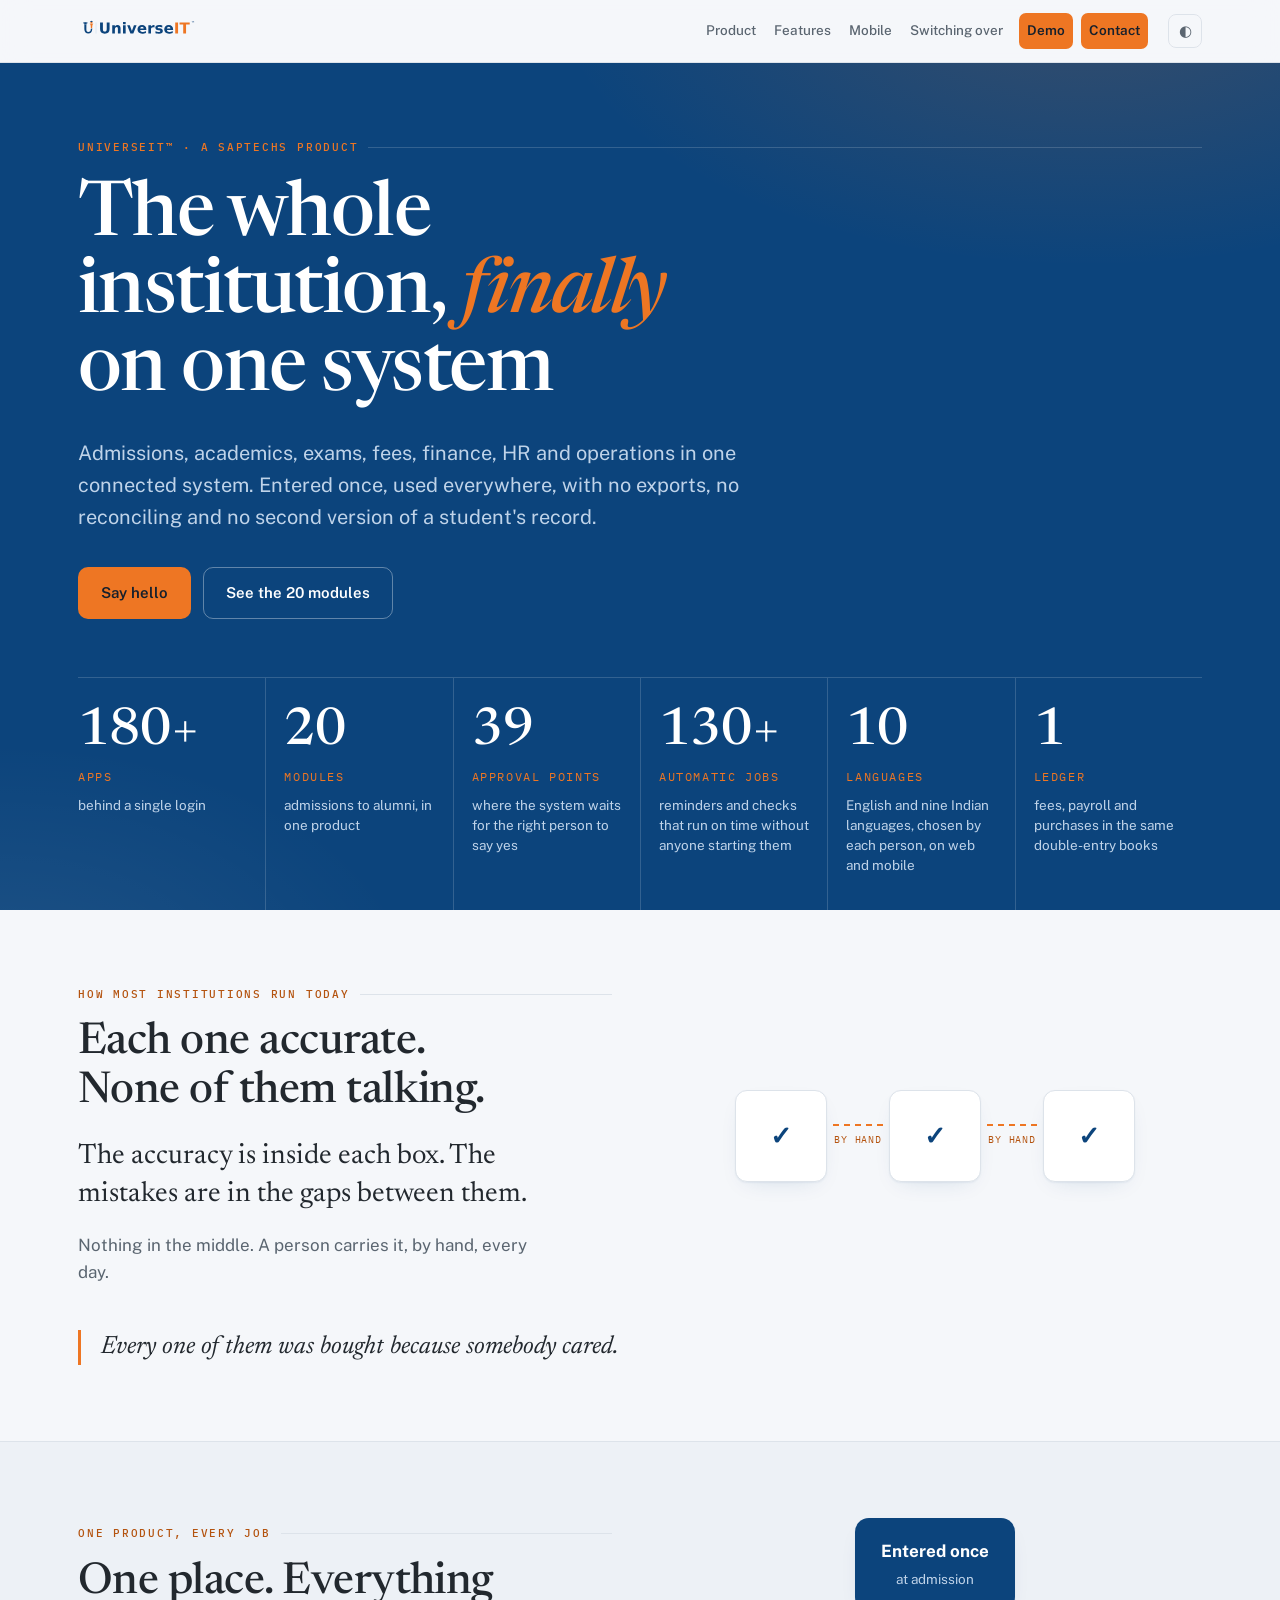
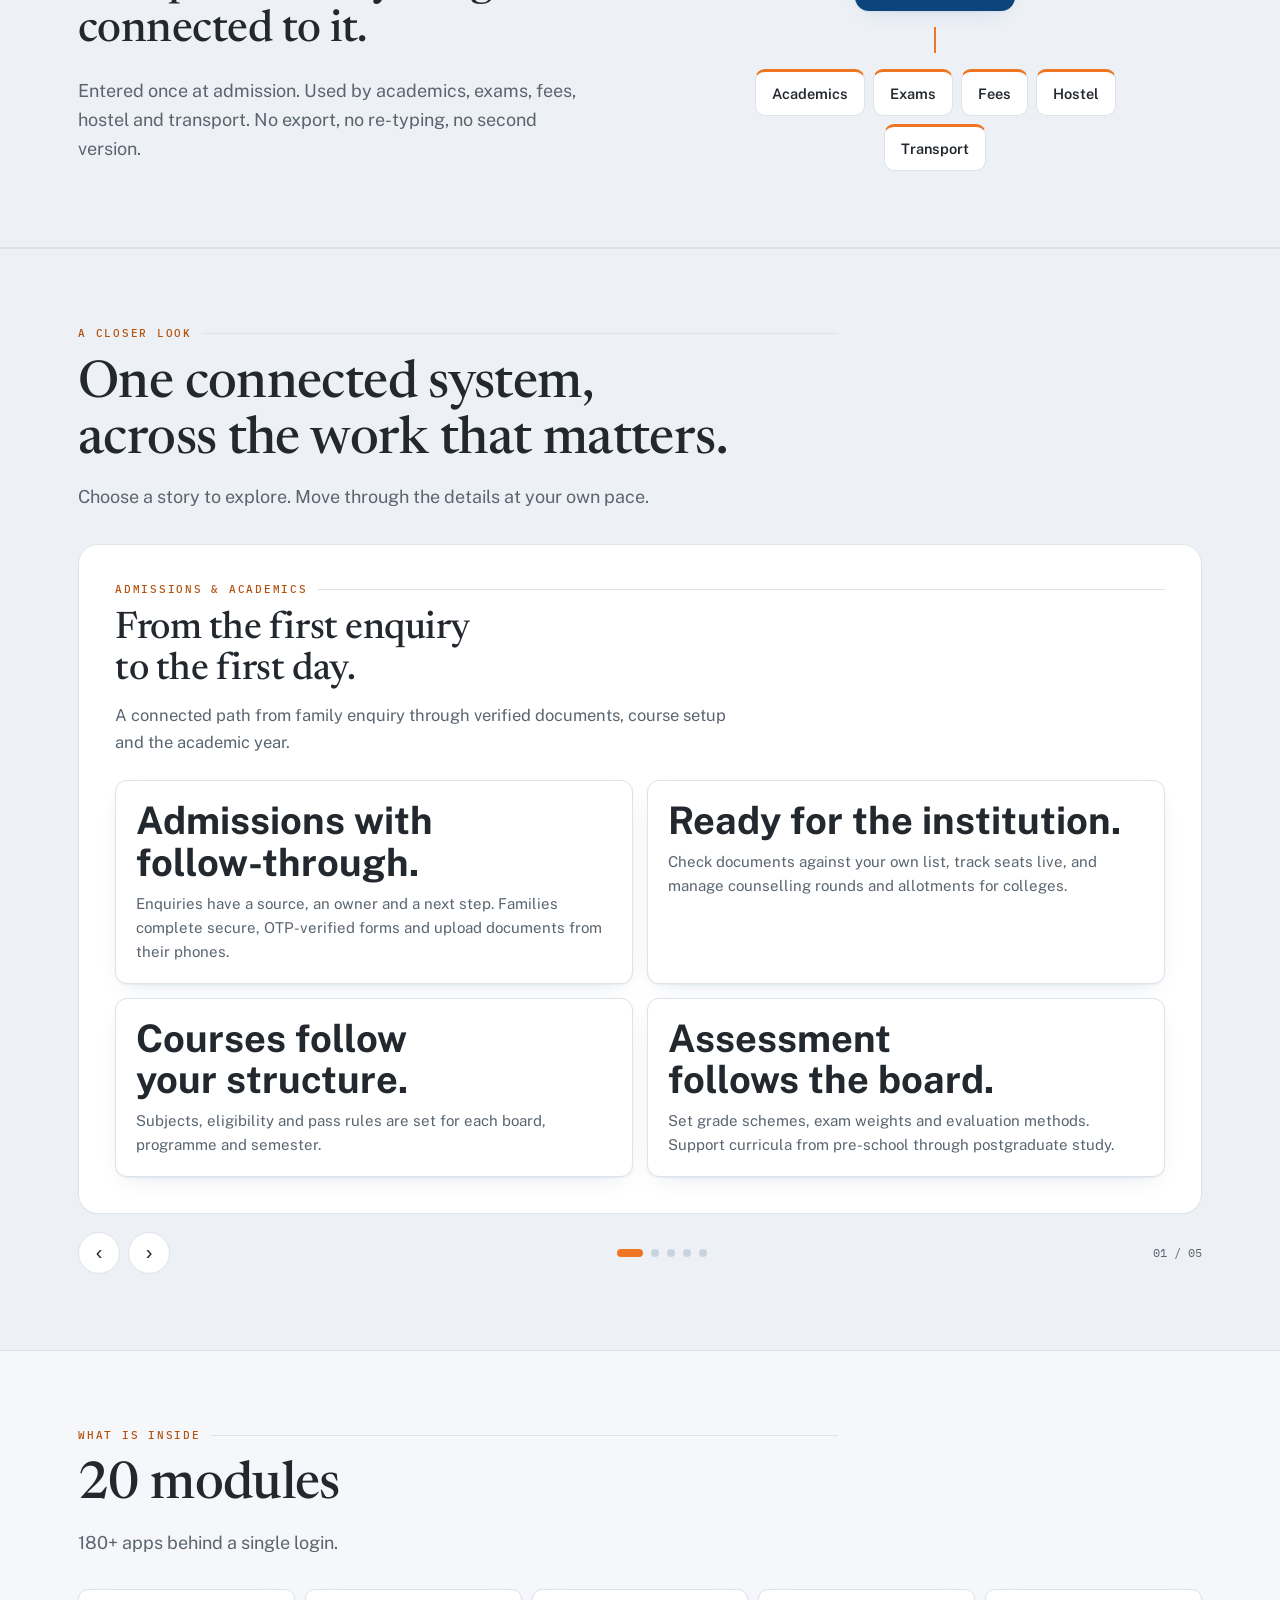
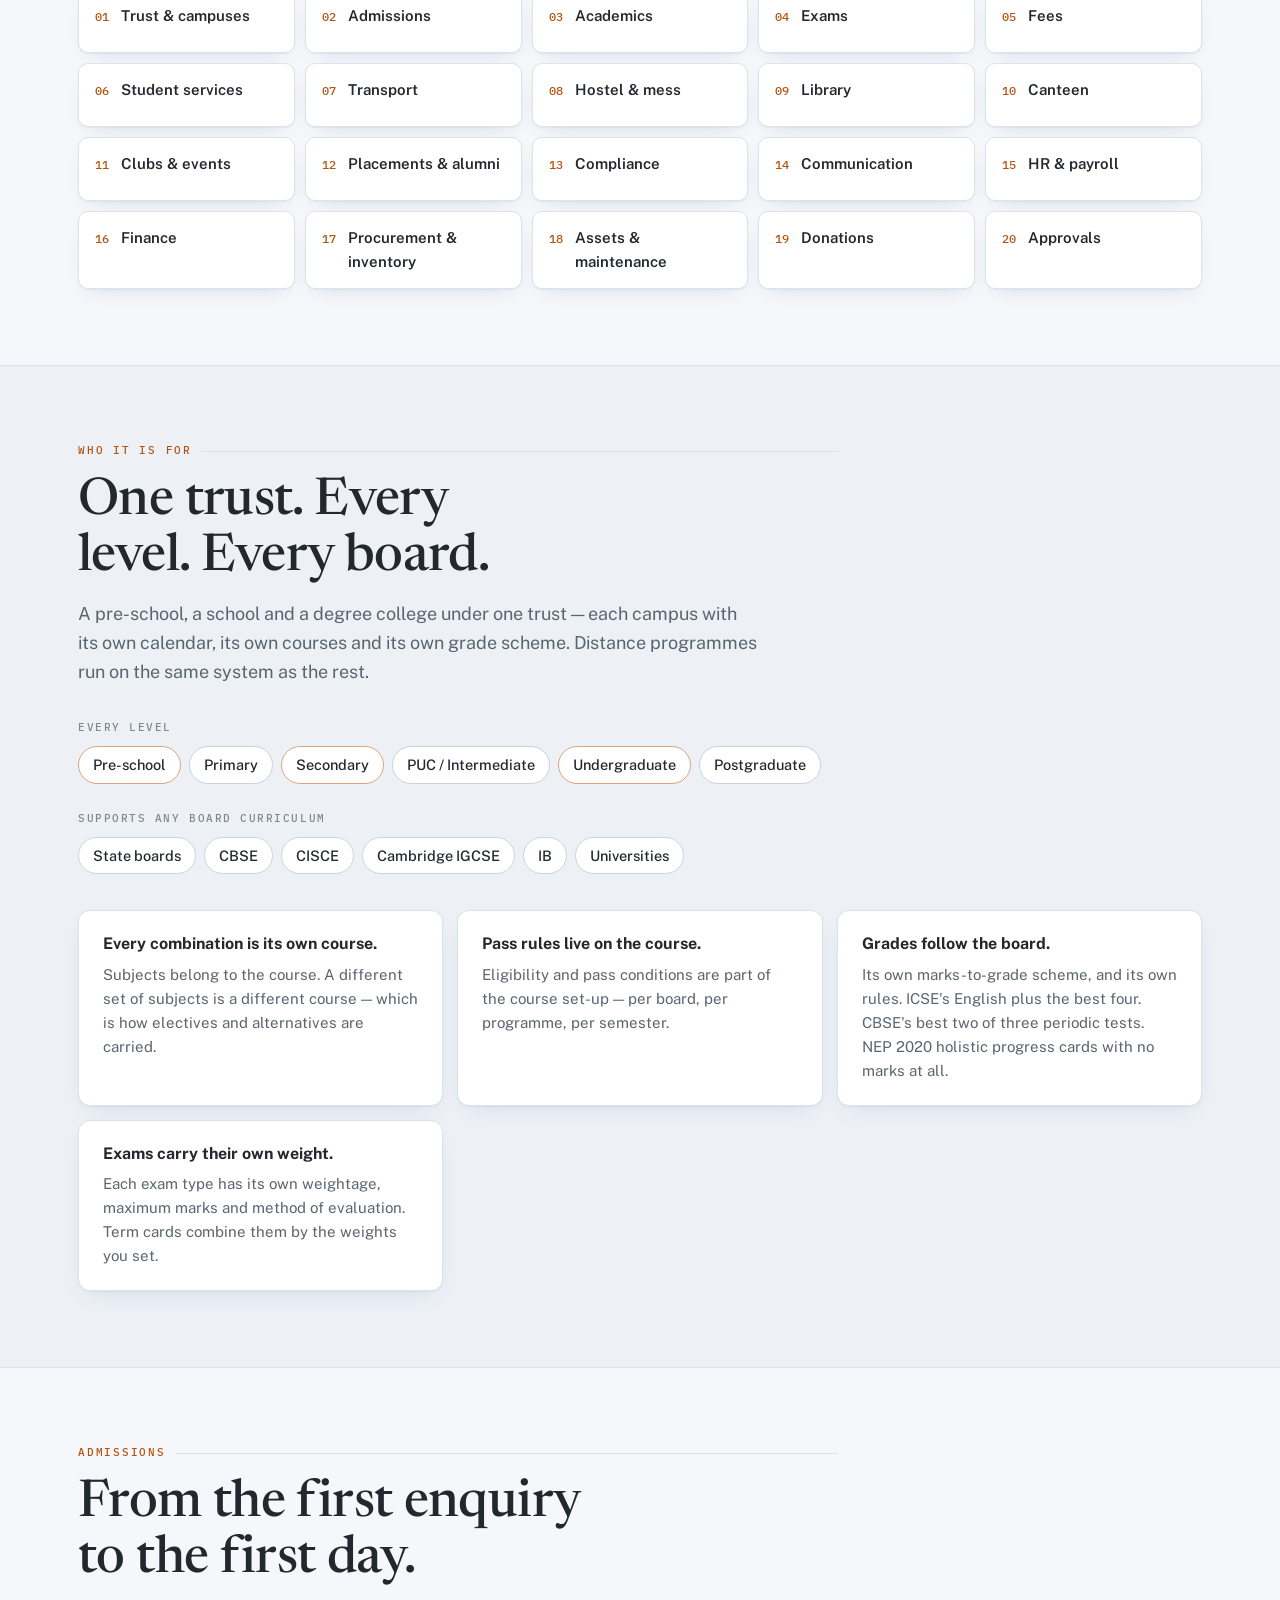
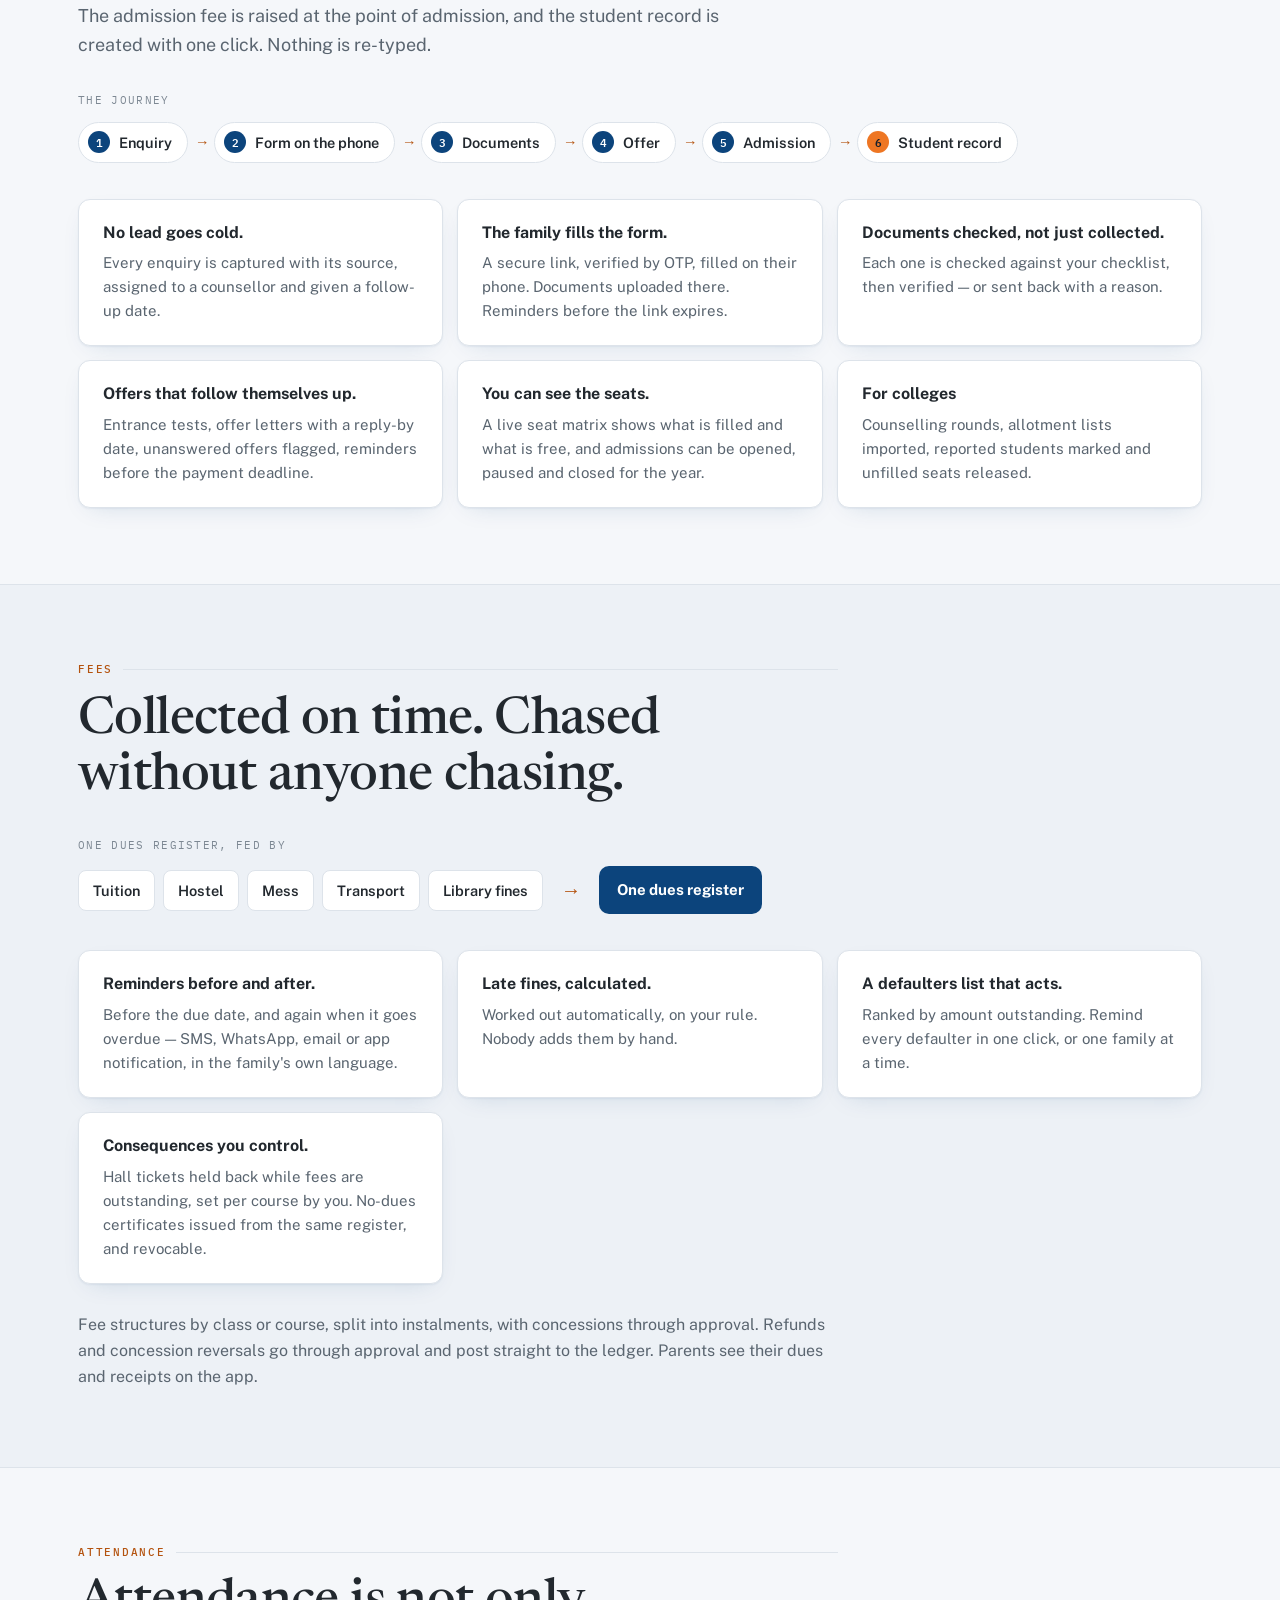
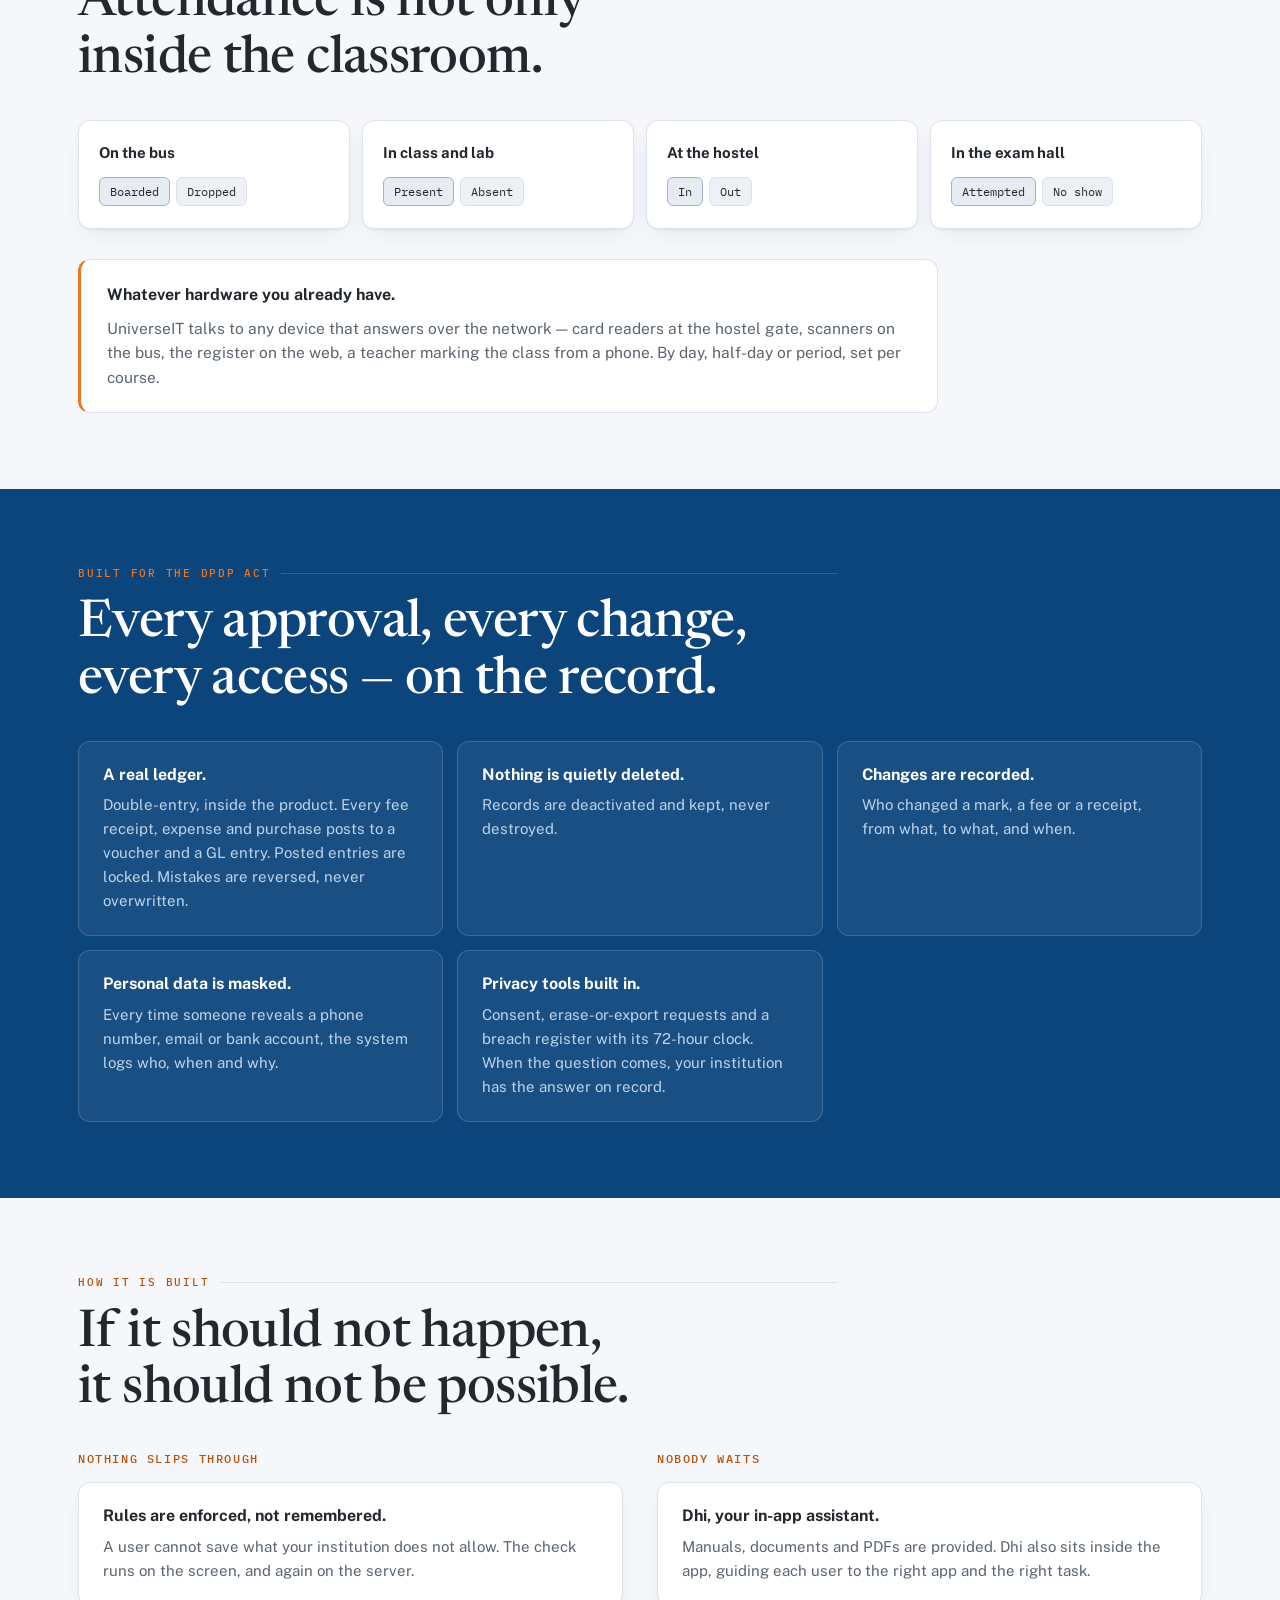
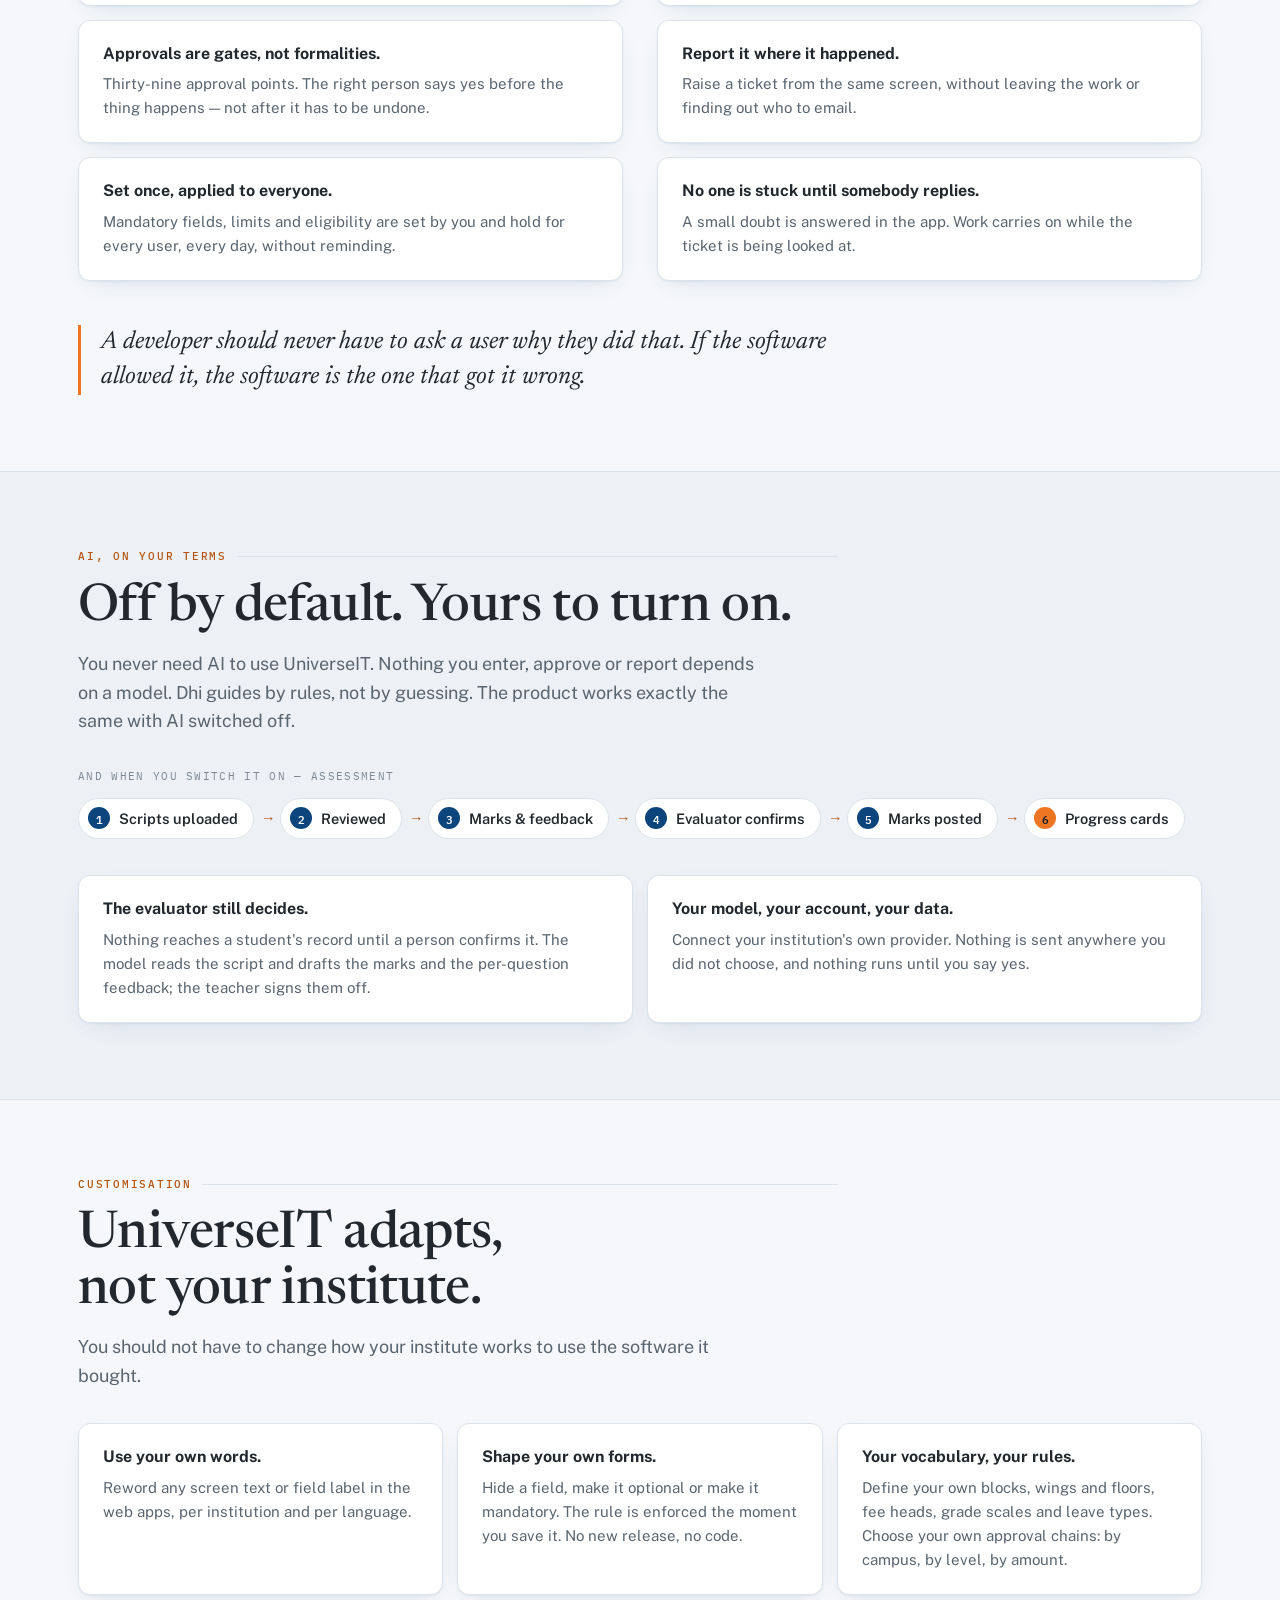
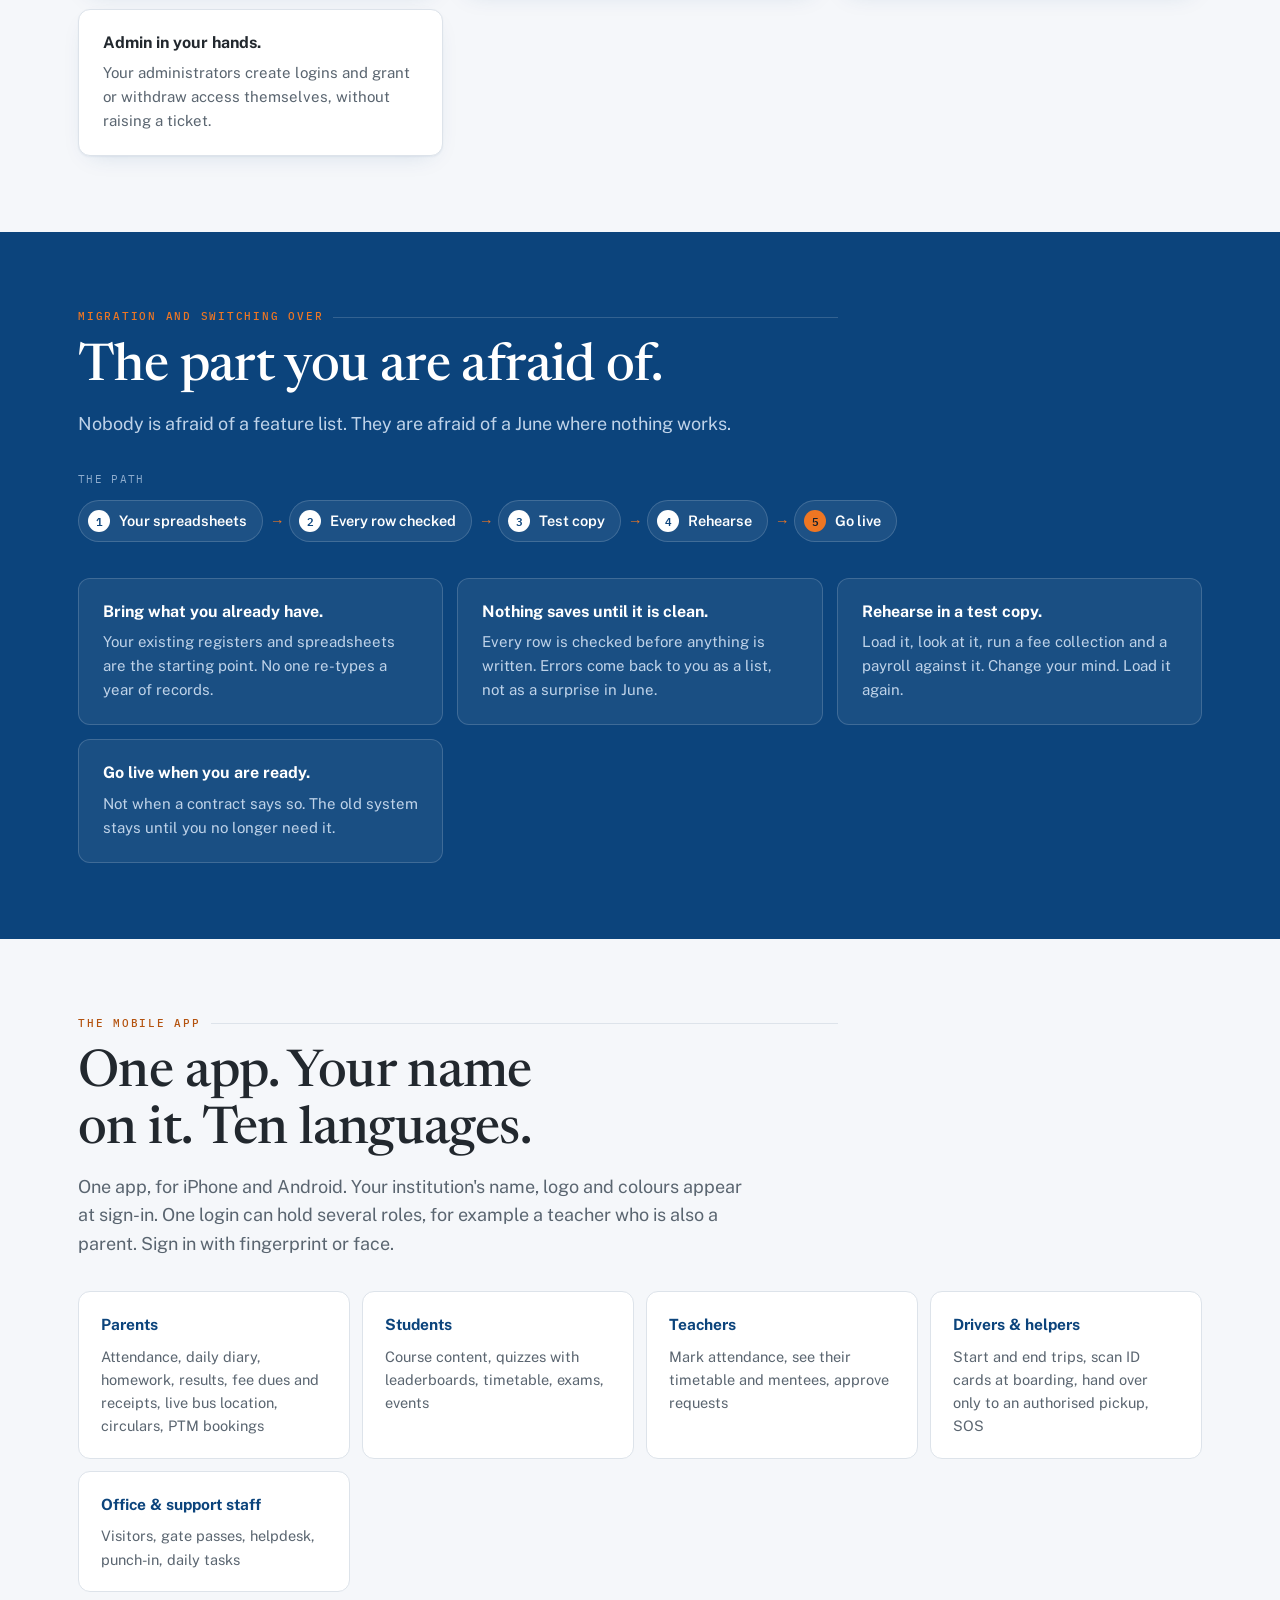
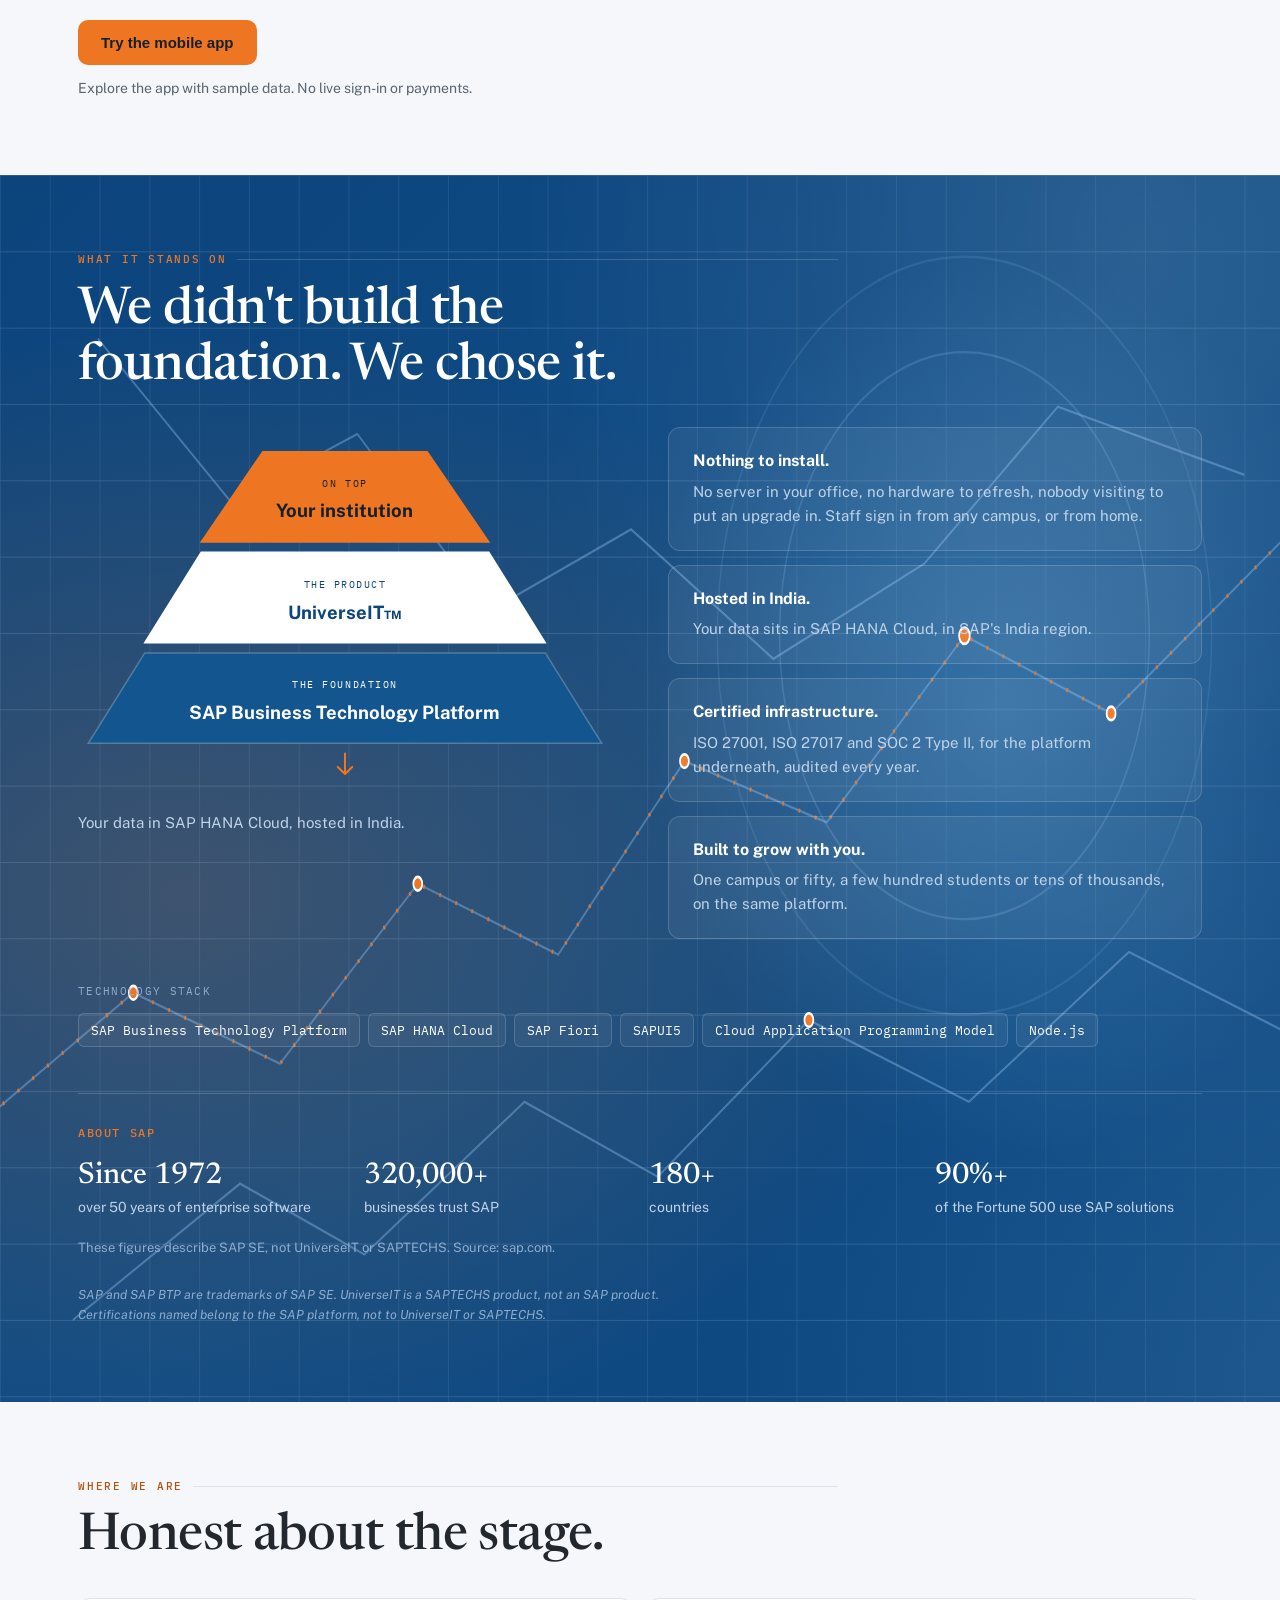
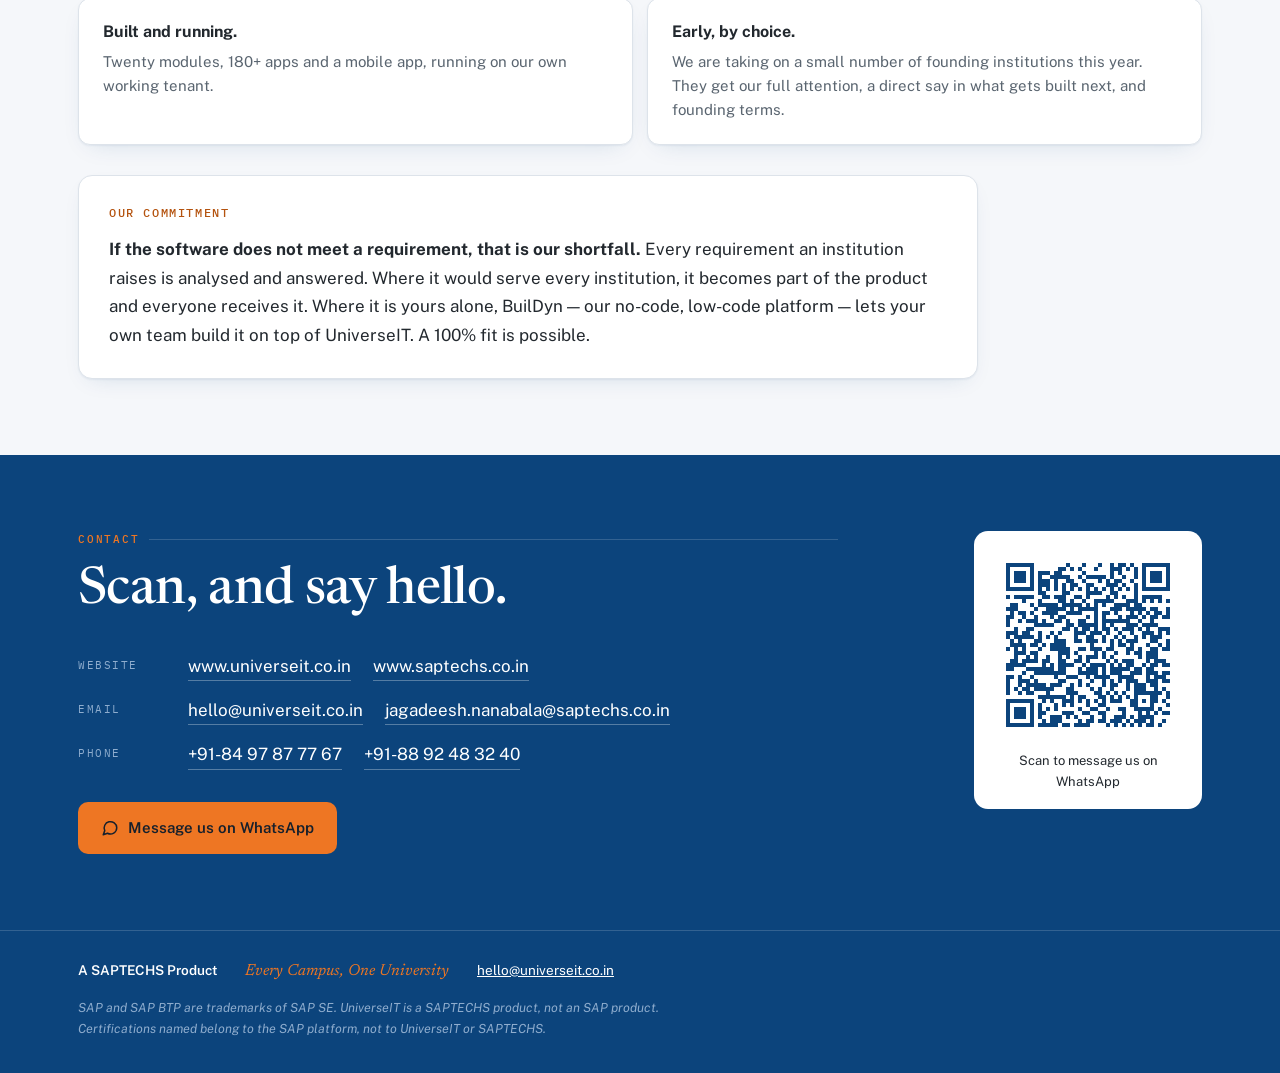
<file: index.html>
<!doctype html>
<html lang="en">
<head>
<meta charset="utf-8">
<meta name="viewport" content="width=device-width, initial-scale=1">
<title>UniverseIT — the whole institution, finally on one system</title>
<meta name="description" content="Admissions, academics, exams, fees, finance, HR and operations in one connected system. Entered once, used everywhere, with no exports, no reconciling and no second version of a student's record.">
<meta name="color-scheme" content="light dark">
<meta name="theme-color" content="#0C447C">
<link rel="icon" href="[data-uri]">
<link rel="apple-touch-icon" href="https://universeit.co.in/apple-touch-icon.png">
<link rel="canonical" href="https://universeit.co.in/">

<meta property="og:type" content="website">
<meta property="og:url" content="https://universeit.co.in/">
<meta property="og:title" content="UniverseIT — the whole institution, finally on one system">
<meta property="og:description" content="Admissions, academics, exams, fees, finance, HR and operations in one connected system. Entered once, used everywhere, with no exports, no reconciling and no second version of a student's record.">
<meta property="og:image" content="https://universeit.co.in/og.png">
<meta property="og:image:width" content="1200">
<meta property="og:image:height" content="630">
<meta property="og:image:alt" content="UniverseIT — Every Campus, One University">
<meta name="twitter:card" content="summary_large_image">
<meta name="twitter:image" content="https://universeit.co.in/og.png">
<link rel="alternate" type="text/plain" href="https://universeit.co.in/llms.txt" title="UniverseIT for language models">
<script type="application/ld+json">
{
 "@context": "https://schema.org",
 "@type": "SoftwareApplication",
 "name": "UniverseIT",
 "applicationCategory": "BusinessApplication",
 "applicationSubCategory": "ERP for schools, colleges and universities",
 "operatingSystem": "Web browser, iPhone, Android",
 "url": "https://universeit.co.in/",
 "description": "Admissions, academics, exams, fees, finance, HR and operations in one connected system. Entered once, used everywhere, with no exports, no reconciling and no second version of a student's record.",
 "areaServed": "IN",
 "featureList": [
  "Trust & campuses",
  "Admissions",
  "Academics",
  "Exams",
  "Fees",
  "Student services",
  "Transport",
  "Hostel & mess",
  "Library",
  "Canteen",
  "Clubs & events",
  "Placements & alumni",
  "Compliance",
  "Communication",
  "HR & payroll",
  "Finance",
  "Procurement & inventory",
  "Assets & maintenance",
  "Donations",
  "Approvals"
 ],
 "publisher": {
  "@type": "Organization",
  "name": "SAPTECHS Private Limited",
  "email": "hello@universeit.co.in",
  "url": "https://www.saptechs.co.in/"
 }
}
</script>

<link rel="preconnect" href="https://fonts.googleapis.com">
<link rel="preconnect" href="https://fonts.gstatic.com" crossorigin>
<link rel="stylesheet" href="https://fonts.googleapis.com/css2?family=Newsreader:ital,opsz,wght@0,6..72,300..700;1,6..72,300..600&family=Public+Sans:ital,wght@0,300..800;1,400..600&family=IBM+Plex+Mono:wght@400;500;600&display=swap">

<!-- UIT-WHY 2026-10-15: the page was rewritten from the approved website copy.
       Cause:  the site was updated from the published UniverseIT introduction deck; that copy
               is checked for accuracy and legal wording and is to be used as written.
       Change: every section, number and claim on this page comes from that copy and nothing
               else. The previous page (catalogue, coverage checklist, workflows, prototype)
               is in git history before this commit. Accent moves from #F2A413 to the brand
               orange #EE7623 and the dark bands from navy to brand blue #0C447C.
       Chosen: option A (replace the page, not patch it), hello@universeit.co.in as the
               address, and the brand colours — Jagadeesh.
       Rules: 20 modules, 180+ apps, 39 approval points, 130+ automatic jobs, 10 languages,
               1 ledger — the same on saptechs.co.in/universeit.html; change both together.
               "Built for the DPDP Act", never "compliant". Certifications are the SAP
               platform's, never UniverseIT's or SAPTECHS's. Present tense, no dates, no
               "coming soon". No SAP logo, no store badges, no government emblems.
       Revert risk: wording drifts from the approved copy, or the two sites disagree on a number. -->

<style>
/* ============================================================
   UniverseIT — product site.
   Brand blue #0C447C, brand orange #EE7623, white. The supporting
   tones are the brand pack's own (body on white #22282E, muted
   #5A6570, body on blue #BFD3E9, muted on blue #8FADCE, mid blue
   #12558F). Never #2A4B8D or #154675.
   ============================================================ */

:root {
  --blue:       #0C447C;
  --blue-mid:   #12558F;
  --orange:     #EE7623;
  /* orange for small text on a light ground: #EE7623 is 2.9:1 there, this is 5:1 */
  --orange-ink: #B4530F;

  --logo-ink:   #0C447C;
  --logo-gold:  #EE7623;
  --logo-rule:  #7FA8D6;

  --bg:      #F5F7FA;
  --surface: #FFFFFF;
  --sunken:  #EDF1F6;
  --text:    #22282E;
  --muted:   #5A6570;
  --faint:   #7D8893;
  --border:  #DDE3EA;
  --rule:    #C9D3DE;
  --link:    #0C447C;

  /* the blue bands are blue in both themes — a committed brand ground */
  --ink:        #0C447C;
  --ink-2:      #12558F;
  --ink-text:   #FFFFFF;
  --ink-muted:  #BFD3E9;
  --ink-faint:  #8FADCE;
  --ink-rule:   rgba(255,255,255,.16);

  --on-orange:  #16202C;

  --shadow: 0 1px 2px rgba(12,68,124,.06), 0 8px 24px -12px rgba(12,68,124,.18);

  --serif: "Newsreader", Georgia, "Times New Roman", serif;
  --sans:  "Public Sans", -apple-system, BlinkMacSystemFont, "Segoe UI", Roboto, Arial, sans-serif;
  --mono:  "IBM Plex Mono", ui-monospace, "SFMono-Regular", Menlo, Consolas, monospace;

  --wide: 1180px;
  --read: 64ch;
}

@media (prefers-color-scheme: dark) {
  :root:not([data-theme="light"]) {
    --orange-ink: #F29052;
    --logo-ink:   #FFFFFF;
    --logo-rule:  #5E7C9C;
    --bg:      #0E1620;
    --surface: #172230;
    --sunken:  #121C28;
    --text:    #E8EEF5;
    --muted:   #A3B3C3;
    --faint:   #7C8FA2;
    --border:  #2A3746;
    --rule:    #35455A;
    --link:    #8DBBEA;
    --shadow: 0 1px 2px rgba(0,0,0,.4), 0 8px 24px -12px rgba(0,0,0,.6);
  }
}
:root[data-theme="dark"] {
  --orange-ink: #F29052;
  --logo-ink:   #FFFFFF;
  --logo-rule:  #5E7C9C;
  --bg:      #0E1620;
  --surface: #172230;
  --sunken:  #121C28;
  --text:    #E8EEF5;
  --muted:   #A3B3C3;
  --faint:   #7C8FA2;
  --border:  #2A3746;
  --rule:    #35455A;
  --link:    #8DBBEA;
  --shadow: 0 1px 2px rgba(0,0,0,.4), 0 8px 24px -12px rgba(0,0,0,.6);
}

* { box-sizing: border-box; }
html { scroll-padding-top: 76px; }
body {
  margin: 0; background: var(--bg); color: var(--text);
  font-family: var(--sans); font-size: 16.5px; line-height: 1.6;
  -webkit-font-smoothing: antialiased; text-rendering: optimizeLegibility;
}
h1, h2, h3 { font-family: var(--serif); font-weight: 500; text-wrap: balance; margin: 0; letter-spacing: -0.012em; }
p { margin: 0; }
a { color: var(--link); }
ul, ol { margin: 0; padding: 0; list-style: none; }
:where(a, button):focus-visible { outline: 2px solid var(--orange); outline-offset: 2px; border-radius: 4px; }

.wrap { max-width: var(--wide); margin: 0 auto; padding: 0 28px; }
@media (max-width: 600px) { .wrap { padding: 0 16px; } }

section { padding: 96px 0; }
@media (max-width: 700px) { section { padding: 64px 0; } }
.band-sunken { background: var(--sunken); border-block: 1px solid var(--border); }
.band-ink { background: var(--ink); color: var(--ink-text); }

/* A restrained moving light field gives the platform section depth without competing with its pyramid. */
#platform.band-ink {
  position: relative; isolation: isolate; overflow: hidden;
  background: linear-gradient(135deg, #0C447C 0%, #104D86 54%, #0C447C 100%);
}
#platform.band-ink > .wrap { position: relative; z-index: 1; }
.platform-graphic { position: absolute; z-index: 0; inset: 0; width: 100%; height: 100%; pointer-events: none; opacity: 1; }
.platform-graphic .signal { stroke-dasharray: 2 17; animation: platform-signal-flow 24s linear infinite; }
#platform.band-ink::before {
  content: ""; position: absolute; z-index: 0; inset: -22%; pointer-events: none;
  background: radial-gradient(ellipse at 18% 40%, rgba(238,118,35,.21), transparent 27%), radial-gradient(ellipse at 76% 63%, rgba(109,177,225,.30), transparent 35%), radial-gradient(ellipse at 55% 14%, rgba(255,255,255,.11), transparent 31%);
  background-size: 140% 140%; animation: platform-glow-drift 24s ease-in-out infinite alternate;
}
@keyframes platform-glow-drift { from { transform: translate3d(-2%, -1%, 0) scale(1); background-position: 0% 20%; } to { transform: translate3d(2%, 1%, 0) scale(1.06); background-position: 100% 80%; } }
@keyframes platform-signal-flow { to { stroke-dashoffset: -190; } }
@media (prefers-reduced-motion: reduce) { #platform.band-ink::before, .platform-graphic .signal { animation: none; } }

/* --- section heads --- */
.eyebrow {
  font-family: var(--mono); font-size: 11px; font-weight: 500;
  letter-spacing: .16em; text-transform: uppercase; color: var(--orange-ink);
  display: flex; align-items: center; gap: 10px;
}
.eyebrow::after { content: ""; flex: 1; height: 1px; background: var(--border); }
.band-ink .eyebrow { color: var(--orange); }
.band-ink .eyebrow::after { background: var(--ink-rule); }
.sec-head { max-width: 780px; margin-bottom: 44px; }
.sec-head h2 { font-size: clamp(30px, 4.2vw, 44px); line-height: 1.1; margin-top: 16px; }
.sec-head .lede { font-size: 18px; color: var(--muted); margin-top: 18px; max-width: var(--read); line-height: 1.6; }
.band-ink .sec-head .lede { color: var(--ink-muted); }
.closing {
  font-family: var(--serif); font-style: italic; font-size: clamp(20px, 2.4vw, 25px);
  line-height: 1.4; margin-top: 44px; max-width: 760px; color: var(--text);
  border-left: 3px solid var(--orange); padding-left: 20px;
}
.band-ink .closing { color: var(--ink-text); }

/* --- feature points: bold lead + sentence --- */
.points { display: grid; grid-template-columns: repeat(auto-fit, minmax(300px, 1fr)); gap: 14px; }
.point {
  background: var(--surface); border: 1px solid var(--border); border-radius: 12px;
  padding: 22px 24px; box-shadow: var(--shadow);
}
.point h3 { font-family: var(--sans); font-size: 16px; font-weight: 700; letter-spacing: 0; line-height: 1.35; }
.point p { font-size: 15px; color: var(--muted); margin-top: 8px; line-height: 1.6; }
.band-ink .point { background: rgba(255,255,255,.06); border-color: var(--ink-rule); box-shadow: none; }
.band-ink .point p { color: var(--ink-muted); }
.after { font-size: 16px; color: var(--muted); margin-top: 28px; max-width: 760px; line-height: 1.65; }

/* --- a left-to-right path of steps --- */
.path { display: flex; flex-wrap: wrap; gap: 8px; align-items: center; margin-bottom: 36px; counter-reset: step; }
.path li {
  counter-increment: step; display: flex; align-items: center; gap: 9px;
  background: var(--surface); border: 1px solid var(--border); border-radius: 999px;
  padding: 8px 15px 8px 9px; font-size: 14.5px; font-weight: 600;
}
.path li::before {
  content: counter(step); font-family: var(--mono); font-size: 11px; font-weight: 600;
  width: 22px; height: 22px; border-radius: 50%; display: grid; place-items: center;
  background: var(--blue); color: #fff; flex: none;
}
.path li + li { position: relative; margin-left: 18px; }
.path li + li::after {
  content: "→"; position: absolute; left: -20px; top: 50%; transform: translateY(-50%);
  color: var(--orange-ink); font-weight: 700;
}
.path li:last-child::before { background: var(--orange); color: var(--on-orange); }
.band-ink .path li { background: rgba(255,255,255,.07); border-color: var(--ink-rule); color: var(--ink-text); }
.band-ink .path li::before { background: #fff; color: var(--blue); }
.band-ink .path li:last-child::before { background: var(--orange); color: var(--on-orange); }
.band-ink .path li + li::after { color: var(--orange); }
.path-label { font-family: var(--mono); font-size: 11px; letter-spacing: .12em; text-transform: uppercase; color: var(--faint); margin-bottom: 12px; }
.band-ink .path-label { color: var(--ink-faint); }

/* ================= NAV ================= */
.nav {
  position: sticky; top: 0; z-index: 60;
  background: color-mix(in srgb, var(--bg) 90%, transparent);
  backdrop-filter: blur(14px) saturate(1.4);
  border-bottom: 1px solid var(--border);
}
.nav-in { max-width: var(--wide); margin: 0 auto; padding: 0 28px; height: 62px; display: flex; align-items: center; gap: 20px; }
@media (max-width: 600px) { .nav-in { padding: 0 16px; } }
.logo { display: flex; align-items: center; text-decoration: none; flex: none; }
.logo .lockup { height: 26px; width: auto; display: block; overflow: visible; }
.nav-links { display: flex; gap: 2px; margin-left: auto; align-items: center; }
.nav-links a {
  font-size: 13.5px; font-weight: 500; color: var(--muted); text-decoration: none;
  padding: 7px 8px; border-radius: 7px; white-space: nowrap;
}
.nav-links a:hover { color: var(--text); background: var(--sunken); }
.nav-links a.on { color: var(--orange-ink); background: color-mix(in srgb, var(--orange) 12%, transparent); }
.nav-links a.cta { background: var(--orange); color: var(--on-orange); font-weight: 600; margin-left: 6px; }
.nav-links a.cta:hover { background: color-mix(in srgb, var(--orange) 88%, #fff); }
@media (max-width: 900px) { .nav-links a:not(.cta) { display: none; } }
.nav-links a:not(.cta):nth-child(5), .nav-links a:not(.cta):nth-child(6) { display: none; }
.theme-btn {
  border: 1px solid var(--border); background: transparent; color: var(--muted);
  width: 34px; height: 34px; border-radius: 8px; cursor: pointer; font-size: 15px; flex: none;
}
.theme-btn:hover { color: var(--text); background: var(--sunken); }

/* ================= HERO ================= */
.hero { background: var(--ink); color: var(--ink-text); padding: 96px 0 0; position: relative; overflow: hidden; }
.hero::before {
  content: ""; position: absolute; inset: 0; pointer-events: none;
  background: radial-gradient(900px 480px at 85% -10%, rgba(238,118,35,.20), transparent 60%),
              radial-gradient(700px 420px at 0% 110%, rgba(255,255,255,.08), transparent 60%);
}
.hero .wrap { position: relative; }
.hero { padding-top: 76px; }
.hero .eyebrow { color: var(--orange); }
.hero .eyebrow::after { background: var(--ink-rule); }
.hero h1 { font-size: clamp(40px, 6.4vw, 76px); line-height: 1.02; margin-top: 22px; max-width: 15ch; letter-spacing: -0.02em; }
.hero h1 em { font-style: italic; color: var(--orange); }
.hero-sub { font-size: clamp(17px, 1.7vw, 20px); color: var(--ink-muted); margin-top: 26px; max-width: 60ch; line-height: 1.6; }
.hero-cta { display: flex; flex-wrap: wrap; gap: 12px; margin-top: 34px; }
.btn {
  display: inline-flex; align-items: center; gap: 9px; text-decoration: none;
  font-weight: 600; font-size: 15px; padding: 13px 22px; border-radius: 10px; border: 1px solid transparent;
}
.btn-orange { background: var(--orange); color: var(--on-orange); }
.btn-orange:hover { background: color-mix(in srgb, var(--orange) 88%, #fff); }
.btn-ghost { border-color: rgba(255,255,255,.35); color: #fff; }
.btn-ghost:hover { background: rgba(255,255,255,.08); }

/* the key numbers, sitting on the foot of the hero */
.numbers { display: grid; grid-template-columns: repeat(6, 1fr); margin-top: 58px; border-top: 1px solid var(--ink-rule); }
@media (max-width: 1000px) { .numbers { grid-template-columns: repeat(3, 1fr); } }
@media (max-width: 560px)  { .numbers { grid-template-columns: repeat(2, 1fr); } }
.num { padding: 28px 18px 34px 0; }
.num + .num { padding-left: 18px; border-left: 1px solid var(--ink-rule); }
@media (max-width: 1000px) {
  .num { padding: 24px 16px 26px; border-left: 0 !important; border-bottom: 1px solid var(--ink-rule); }
  .num:nth-child(3n+2), .num:nth-child(3n) { border-left: 1px solid var(--ink-rule) !important; }
}
@media (max-width: 560px) {
  .num:nth-child(3n+2), .num:nth-child(3n) { border-left: 0 !important; }
  .num:nth-child(2n) { border-left: 1px solid var(--ink-rule) !important; }
}
.num .v { font-family: var(--serif); font-size: clamp(38px, 4.2vw, 52px); line-height: 1; color: #fff; font-weight: 500; }
.num .k { font-family: var(--mono); font-size: 11.5px; letter-spacing: .14em; text-transform: uppercase; color: var(--orange); margin-top: 10px; }
.num .d { font-size: 13.5px; color: var(--ink-muted); margin-top: 8px; line-height: 1.5; }

/* Cleaner rhythm and a guided feature carousel for the detailed workflows. */
section { padding: 76px 0; }
.sec-head { max-width: 760px; margin-bottom: 32px; }
.sec-head h2 { font-size: clamp(32px, 4.4vw, 52px); line-height: 1.08; margin-top: 14px; }
.sec-head .lede { max-width: 62ch; margin-top: 14px; }
.mods { grid-template-columns: repeat(auto-fit, minmax(225px, 1fr)); gap: 12px; }
.mods li { min-height: 64px; border-radius: 14px; padding: 17px 18px; box-shadow: var(--shadow); }
.feature-carousel { position: relative; margin-top: 30px; }
.feature-viewport { overflow: hidden; border-radius: 20px; }
.feature-track { display: flex; transition: transform .55s cubic-bezier(.2,.75,.25,1); will-change: transform; }
.feature-slide { flex: 0 0 100%; min-width: 0; padding: 36px; background: var(--surface); border: 1px solid var(--border); border-radius: 20px; box-shadow: var(--shadow); }
.feature-slide:nth-child(even) { background: color-mix(in srgb, var(--blue) 3%, var(--surface)); }
.feature-slide .eyebrow { margin-bottom: 10px; }
.feature-slide h3 { font-size: clamp(26px, 3.5vw, 38px); line-height: 1.1; max-width: 26ch; }
.feature-slide .intro { color: var(--muted); max-width: 64ch; margin-top: 10px; }
.feature-slide .points { margin-top: 25px; }
.carousel-controls { display: flex; align-items: center; justify-content: space-between; gap: 18px; margin-top: 18px; }
.carousel-arrows { display: flex; gap: 8px; }
.carousel-btn { width: 42px; height: 42px; border: 1px solid var(--border); border-radius: 50%; color: var(--text); background: var(--surface); cursor: pointer; font-size: 20px; transition: .2s ease; }
.carousel-btn:hover { border-color: var(--blue); color: var(--blue); transform: translateY(-1px); }
.carousel-dots { display: flex; gap: 8px; align-items: center; }
.carousel-dot { width: 8px; height: 8px; padding: 0; border: 0; border-radius: 99px; background: var(--rule); cursor: pointer; transition: .25s ease; }
.carousel-dot[aria-current="true"] { width: 26px; background: var(--orange); }
.carousel-count { color: var(--muted); font-family: var(--mono); font-size: 12px; }
.feature-slide .points { grid-template-columns: repeat(2, minmax(0,1fr)); }
.feature-slide .point { padding: 19px 20px; }
.feature-slide .path { flex-wrap: wrap; gap: 10px; }
.feature-slide .path li { flex: 1 1 120px; }
.feature-slide .path li + li::after { display: none; }
.band-ink .feature-slide { --text: #22282E; --muted: #5A6570; --border: #DDE3EA; --surface: #FFFFFF; --sunken: #EDF1F6; --blue: #0C447C; color: #22282E; }
.band-ink .feature-slide .point { background: #fff; border-color: #DDE3EA; }
.band-ink .feature-slide .point h3 { color: #0C447C; }
.band-ink .feature-slide .point p { color: #5A6570; }
@media (max-width: 700px) {
  section { padding: 58px 0; }
  .hero { padding-top: 62px; }
  .feature-slide { padding: 25px 21px; }
  .feature-slide .points { grid-template-columns: 1fr; }
  .carousel-controls { margin-top: 13px; }
}
[data-carousel] .feature-slide[aria-hidden="true"] { visibility: hidden; }
@media (prefers-reduced-motion: reduce) { *, *::before, *::after { scroll-behavior: auto !important; animation-duration: .01ms !important; transition-duration: .01ms !important; } }

/* ================= PROBLEM / SOLUTION FIGURES ================= */
.split { display: grid; grid-template-columns: 1fr 1fr; gap: 56px; align-items: center; }
@media (max-width: 900px) { .split { grid-template-columns: 1fr; gap: 36px; } }
.standfirst { font-family: var(--serif); font-size: clamp(22px, 2.6vw, 28px); line-height: 1.35; margin-top: 22px; max-width: 30ch; }
.support { font-size: 17px; color: var(--muted); margin-top: 18px; max-width: 46ch; }

.silos { display: flex; align-items: center; justify-content: center; flex-wrap: wrap; gap: 0; }
.silo {
  width: 92px; height: 92px; border-radius: 12px; background: var(--surface);
  border: 1px solid var(--border); box-shadow: var(--shadow); display: grid; place-items: center;
  color: var(--blue); font-size: 26px; font-weight: 700;
}
:root[data-theme="dark"] .silo { color: #8DBBEA; }
@media (prefers-color-scheme: dark) { :root:not([data-theme="light"]) .silo { color: #8DBBEA; } }
.gap { width: 62px; text-align: center; font-family: var(--mono); font-size: 10px; letter-spacing: .08em; text-transform: uppercase; color: var(--orange-ink); }
.gap::before { content: ""; display: block; height: 0; border-top: 2px dashed var(--orange); margin: 0 6px 6px; }
@media (max-width: 520px) { .silo { width: 64px; height: 64px; font-size: 20px; } .gap { width: 44px; font-size: 9px; } }

.hub { position: relative; display: grid; grid-template-columns: 1fr; gap: 16px; justify-items: center; }
.hub-core {
  background: var(--blue); color: #fff; border-radius: 14px; padding: 20px 26px; text-align: center;
  font-weight: 700; font-size: 17px; box-shadow: var(--shadow); max-width: 320px;
}
.hub-core small { display: block; font-weight: 400; font-size: 13.5px; color: var(--ink-muted); margin-top: 4px; }
.hub-line { width: 2px; height: 26px; background: var(--orange); }
.hub-spokes { display: flex; flex-wrap: wrap; gap: 8px; justify-content: center; max-width: 460px; }
.hub-spokes li {
  background: var(--surface); border: 1px solid var(--border); border-top: 3px solid var(--orange);
  border-radius: 10px; padding: 10px 16px; font-weight: 600; font-size: 14.5px;
}
.solution-copy { font-size: 18px; color: var(--muted); margin-top: 22px; max-width: 46ch; line-height: 1.6; }

/* ================= MODULES ================= */
.mods { display: grid; grid-template-columns: repeat(auto-fill, minmax(210px, 1fr)); gap: 10px; counter-reset: mod; }
.mods li {
  counter-increment: mod; background: var(--surface); border: 1px solid var(--border);
  border-radius: 10px; padding: 14px 16px; display: flex; gap: 12px; align-items: baseline;
  font-weight: 600; font-size: 15px;
}
.mods li::before { content: counter(mod, decimal-leading-zero); font-family: var(--mono); font-size: 11.5px; color: var(--orange-ink); font-weight: 500; }
.mods-foot { margin-top: 22px; font-family: var(--mono); font-size: 12px; letter-spacing: .08em; text-transform: uppercase; color: var(--faint); }

/* ================= LEVELS & BOARDS ================= */
.chiprow { margin-bottom: 26px; }
.chiprow h3 { font-family: var(--mono); font-size: 11px; font-weight: 500; letter-spacing: .14em; text-transform: uppercase; color: var(--faint); margin-bottom: 10px; }
.chips { display: flex; flex-wrap: wrap; gap: 8px; }
.chips li { border: 1px solid var(--rule); border-radius: 999px; padding: 6px 14px; font-size: 14.5px; font-weight: 500; background: var(--surface); }
.levels .chips li:nth-child(odd) { border-color: color-mix(in srgb, var(--orange) 50%, var(--rule)); }

/* ================= FEES ================= */
.register { display: flex; align-items: center; gap: 18px; flex-wrap: wrap; margin-bottom: 36px; }
.register .feeds { display: flex; flex-wrap: wrap; gap: 8px; }
.register .feeds li { background: var(--surface); border: 1px solid var(--border); border-radius: 8px; padding: 8px 14px; font-weight: 600; font-size: 14.5px; }
.register .arrow { color: var(--orange-ink); font-weight: 700; font-size: 20px; }
.register .book { background: var(--blue); color: #fff; border-radius: 10px; padding: 12px 18px; font-weight: 700; font-size: 15px; }

/* ================= ATTENDANCE ================= */
.places { display: grid; grid-template-columns: repeat(4, 1fr); gap: 12px; margin-bottom: 30px; }
@media (max-width: 900px) { .places { grid-template-columns: repeat(2, 1fr); } }
@media (max-width: 460px) { .places { grid-template-columns: 1fr; } }
.place { background: var(--surface); border: 1px solid var(--border); border-radius: 12px; padding: 20px 20px 22px; box-shadow: var(--shadow); }
.place h3 { font-family: var(--sans); font-size: 15px; font-weight: 700; letter-spacing: 0; }
.place .states { display: flex; flex-wrap: wrap; gap: 6px; margin-top: 12px; }
.place .states span { font-family: var(--mono); font-size: 12px; padding: 4px 10px; border-radius: 6px; background: var(--sunken); border: 1px solid var(--border); }
.place .states span:first-child { background: color-mix(in srgb, var(--blue) 10%, var(--surface)); border-color: color-mix(in srgb, var(--blue) 30%, var(--border)); }
.wide-point { background: var(--surface); border: 1px solid var(--border); border-left: 3px solid var(--orange); border-radius: 12px; padding: 22px 26px; max-width: 860px; }
.wide-point h3 { font-family: var(--sans); font-size: 16px; font-weight: 700; letter-spacing: 0; }
.wide-point p { color: var(--muted); margin-top: 8px; font-size: 15.5px; }

/* ================= HOW IT IS BUILT ================= */
.groups { display: grid; grid-template-columns: 1fr 1fr; gap: 34px; }
@media (max-width: 900px) { .groups { grid-template-columns: 1fr; } }
.group > h3 { font-family: var(--mono); font-size: 11.5px; font-weight: 500; letter-spacing: .14em; text-transform: uppercase; color: var(--orange); margin-bottom: 14px; }
.group .points { grid-template-columns: 1fr; }

/* ================= MOBILE ================= */
.roles { display: grid; grid-template-columns: repeat(auto-fit, minmax(260px, 1fr)); gap: 12px; }
.role { background: var(--surface); border: 1px solid var(--border); border-radius: 12px; padding: 20px 22px; }
.role h3 { font-family: var(--sans); font-size: 15.5px; font-weight: 700; letter-spacing: 0; color: var(--blue); }
:root[data-theme="dark"] .role h3 { color: #8DBBEA; }
@media (prefers-color-scheme: dark) { :root:not([data-theme="light"]) .role h3 { color: #8DBBEA; } }
.role p { font-size: 14.5px; color: var(--muted); margin-top: 8px; }

/* ================= PLATFORM ================= */
.pyramid-figure { width: min(100%, 540px); margin: 0 auto; }
.pyramid-svg { display: block; width: 100%; height: auto; overflow: visible; }
.pyramid-svg .tier { stroke: rgba(255,255,255,.24); stroke-width: 1.5; }
.pyramid-svg .tier-top { fill: var(--orange); stroke: var(--orange); }
.pyramid-svg .tier-middle { fill: #fff; stroke: #fff; }
.pyramid-svg .tier-base { fill: var(--ink-2); }
.pyramid-svg .tier-title { font-family: var(--sans); font-size: 18px; font-weight: 700; text-anchor: middle; }
.pyramid-svg .tier-kicker { font-family: var(--mono); font-size: 10px; letter-spacing: 1.5px; text-anchor: middle; }
.pyramid-svg .top-ink { fill: var(--on-orange); }
.pyramid-svg .middle-ink { fill: var(--blue); }
.pyramid-svg .base-ink { fill: #fff; }
.layer-note { font-size: 15px; color: var(--ink-muted); margin-top: 14px; }
.techs { display: flex; flex-wrap: wrap; gap: 8px; margin: 36px 0; }
.techs li { font-family: var(--mono); font-size: 12.5px; padding: 6px 12px; border-radius: 6px; border: 1px solid var(--ink-rule); color: var(--ink-text); background: rgba(255,255,255,.05); }
.about-sap { margin-top: 46px; border-top: 1px solid var(--ink-rule); padding-top: 30px; }
.about-sap h3 { font-family: var(--mono); font-size: 11.5px; font-weight: 500; letter-spacing: .14em; text-transform: uppercase; color: var(--orange); }
.about-sap .figs { display: grid; grid-template-columns: repeat(4, 1fr); gap: 18px; margin-top: 18px; }
@media (max-width: 800px) { .about-sap .figs { grid-template-columns: repeat(2, 1fr); } }
.about-sap .fig b { display: block; font-family: var(--serif); font-size: 30px; font-weight: 500; color: #fff; line-height: 1.1; }
.about-sap .fig span { font-size: 14px; color: var(--ink-muted); }
.about-sap .src { font-size: 13px; color: var(--ink-faint); margin-top: 18px; }
.tm-line { font-size: 12.5px; line-height: 1.65; color: var(--ink-faint); margin-top: 26px; max-width: 90ch; font-style: italic; }

/* App preview dialog */
.app-dialog { width: min(1040px, calc(100vw - 32px)); max-width: none; height: min(850px, calc(100dvh - 32px)); max-height: none; padding: 0; border: 1px solid rgba(255,255,255,.24); border-radius: 24px; color: var(--text); background: var(--bg); box-shadow: 0 30px 100px rgba(0,0,0,.42); overflow: hidden; }
.app-dialog::backdrop { background: rgba(5,16,30,.74); backdrop-filter: blur(8px); }
.app-dialog[open] { display: grid; grid-template-rows: auto 1fr; animation: dialog-in .22s ease-out; }
@keyframes dialog-in { from { opacity: 0; transform: translateY(10px) scale(.985); } to { opacity: 1; transform: none; } }
.app-dialog-head { display: flex; align-items: center; justify-content: space-between; gap: 16px; padding: 12px 18px; background: var(--surface); border-bottom: 1px solid var(--border); }
.app-dialog-title { font-family: var(--sans); font-size: 14px; font-weight: 700; }
.app-dialog-title small { display: block; font-size: 12px; font-weight: 400; color: var(--muted); margin-top: 2px; }
.app-dialog-close { display: grid; place-items: center; flex: none; width: 40px; height: 40px; border: 1px solid var(--border); border-radius: 50%; color: var(--text); background: var(--surface); cursor: pointer; font-size: 24px; line-height: 1; }
.app-dialog-close:hover { border-color: var(--blue); color: var(--blue); }
.app-dialog-body { display: grid; grid-template: minmax(0,1fr) / minmax(0,1fr); min-width: 0; min-height: 0; height: 100%; padding: 0; overflow: hidden; background: radial-gradient(ellipse at center, color-mix(in srgb, var(--blue) 9%, var(--bg)), var(--bg) 68%); }
.app-frame { width: 100%; height: 100%; min-width: 0; min-height: 0; overflow: hidden; border-radius: 18px; background: transparent; }
.app-frame iframe { display: block; width: 100%; height: 100%; min-height: 0; border: 0; background: transparent; }
@media (max-width: 640px) { .app-dialog { width: 100vw; height: 100dvh; border: 0; border-radius: 0; } .app-dialog-head { padding: 10px 14px; } .app-frame { border-radius: 0; } }
@media (prefers-reduced-motion: reduce) { .app-dialog[open] { animation: none; } }

/* ================= STAGE ================= */
.commit {
  margin-top: 30px; background: var(--surface); border: 1px solid var(--border); border-radius: 14px;
  padding: 28px 30px; box-shadow: var(--shadow); max-width: 900px;
}
.commit h3 { font-family: var(--mono); font-size: 11.5px; font-weight: 500; letter-spacing: .14em; text-transform: uppercase; color: var(--orange-ink); }
.commit p { font-size: 17px; line-height: 1.7; margin-top: 12px; }
.commit p strong { color: var(--text); }

/* ================= CONTACT ================= */
.contact-grid { display: grid; grid-template-columns: 1fr auto; gap: 48px; align-items: start; }
@media (max-width: 820px) { .contact-grid { grid-template-columns: 1fr; } }
.co { display: grid; grid-template-columns: 92px 1fr; gap: 16px 18px; }
.co dt { font-family: var(--mono); font-size: 11px; letter-spacing: .14em; text-transform: uppercase; color: var(--ink-faint); padding-top: 4px; }
.co dd { margin: 0; display: flex; flex-wrap: wrap; gap: 4px 22px; min-width: 0; }
.co dd a { color: #fff; text-decoration: none; font-size: 17px; border-bottom: 1px solid rgba(255,255,255,.3); overflow-wrap: anywhere; }
@media (max-width: 520px) { .co { grid-template-columns: 1fr; gap: 4px; } .co dd { margin-bottom: 14px; } }
.contact-grid > div { min-width: 0; }
.co dd a:hover { border-bottom-color: var(--orange); }
.wa { margin-top: 32px; }
.qr { background: #fff; border-radius: 14px; padding: 16px; width: 228px; text-align: center; }
.qr svg { width: 196px; height: 196px; display: block; }
.qr p { color: #22282E; font-size: 13px; margin-top: 8px; }
@media (max-width: 820px) { .qr { display: none; } }
@media print { .qr { display: block !important; } }

/* ================= FOOTER ================= */
footer { background: var(--ink); color: var(--ink-muted); border-top: 1px solid var(--ink-rule); padding: 28px 0 34px; font-size: 13.5px; }
.foot-in { display: flex; flex-wrap: wrap; gap: 8px 28px; align-items: baseline; }
.foot-in .credit { color: #fff; font-weight: 600; }
.foot-in .tag { font-family: var(--serif); font-style: italic; font-size: 16px; color: var(--orange); }
footer .tm-line { margin-top: 14px; }
</style>
</head>
<body>
<!-- ============================ NAV ============================ -->
<nav class="nav" aria-label="Sections">
  <div class="nav-in">
    <a class="logo" href="#top" aria-label="UniverseIT — home">
      <!-- Vector geometry from the supplied v4 ™ master; original artwork retained. -->
      <svg class="lockup" viewBox="0 120 1800 400" role="img" aria-hidden="true">
        <path d="M80 188.46L146.38 188.46L146.38 202.12L80 202.12Z" fill="var(--logo-ink)"></path>
        <path d="M97.57 188.46L128.81 188.46L128.81 219.7L97.57 219.7Z" fill="var(--logo-ink)"></path>
        <path d="M97.57 223.6C97.57 209.93 85.86 202.12 80 202.12L80 201.15L98.55 201.15L98.55 223.6Z" fill="var(--logo-ink)"></path>
        <path d="M128.81 223.6C128.81 209.93 140.52 202.12 146.38 202.12L146.38 201.15L127.83 201.15L127.83 223.6Z" fill="var(--logo-ink)"></path>
        <path d="M97.57 218.72L97.57 293.88C97.57 336.83 124.9 358.31 158.09 358.31C191.28 358.31 218.61 336.83 218.61 293.88L218.61 278.26L197.14 289.98C197.14 323.17 181.52 336.83 158.09 336.83C134.66 336.83 128.81 323.17 128.81 293.88L128.81 218.72Z" fill="var(--logo-ink)"></path>
        <path d="M222.52 188.46C222.52 197.08 215.52 204.08 206.9 204.08C198.27 204.08 191.28 197.08 191.28 188.46C191.28 179.83 198.27 172.84 206.9 172.84C215.52 172.84 222.52 179.83 222.52 188.46Z" fill="var(--logo-gold)"></path>
        <path d="M207.77 161.69L227.27 172.12L227.4 172.2L227.39 172.45L207.8 161.95L184.89 172.19L184.54 172.35L184.42 172.36L184.46 172.16L184.72 172ZM207.74 162.35L208.15 162.53L227.4 172.86L227.4 173.15L227.15 173.3L226.97 173.48L226.8 173.83L226.76 174.31L226.89 174.79L226.78 175.1L226.56 175.51L226 176.32L225.78 176.46L222.59 177.91L222.6 177L223.36 176.58L223.94 176.16L224.38 175.66L224.59 175.18L224.61 174.7L224.51 174.33L224.26 173.88L223.77 173.37L223.07 172.87L222.2 172.41L220.94 171.88L219.66 171.46L217.92 171L216.61 170.71L213.3 170.17L210.78 169.89L208.07 169.72L206.08 169.66L202.62 169.7L200.2 169.86L197.64 170.15L195.48 170.53L193.66 171L192.19 171.54L191.18 172.08L190.77 172.39L190.46 172.71L190.26 172.98L190.11 173.32L190.07 173.96L190.16 174.31L190.38 174.68L190.99 175.29L191.91 175.89L191.88 176.79L184.44 172.78ZM221.88 168.2L222.74 168.19L223.23 168.25L223.98 168.41L224.64 168.62L225.84 169.18L226.48 169.57L227.02 169.97L227.53 170.5L227.8 170.99L227.9 171.26L228.01 171.88L228.01 173.13L227.71 173.13L227.69 171.95L227.61 171.45L227.47 171.04L227.2 170.62L226.69 170.13L225.63 169.43L224.83 169.04L224.19 168.81L223.63 168.66L222.82 168.52L222.16 168.5L221.45 168.58L221.08 168.37L221.1 168.33ZM203.46 170.04L207.44 170.05L210.74 170.24L212.89 170.47L214.81 170.74L217.85 171.34L219.59 171.81L220.77 172.19L221.74 172.58L222.84 173.14L223.48 173.59L223.95 174.06L224.22 174.56L224.26 175.02L224.11 175.43L223.65 175.94L223.23 176.25L222.63 176.58L222.69 174.77L222.64 174.52L222.48 174.25L222.12 173.89L221.45 173.47L220.63 173.1L219.49 172.72L217.85 172.29L216.2 171.96L214.25 171.65L212.29 171.42L208.4 171.13L205.91 171.05L203.49 171.05L200.04 171.21L197.43 171.48L195.17 171.88L193.5 172.39L192.94 172.64L192.52 172.91L192.12 173.32L192.02 173.54L191.98 173.79L191.92 175.5L191.14 174.96L190.71 174.52L190.46 174.08L190.4 173.67L190.46 173.4L190.59 173.13L191.03 172.64L191.51 172.29L192.25 171.9L193.37 171.46L194.28 171.19L195.63 170.86L197.1 170.59L200.47 170.18ZM203.69 171.41L205.79 171.4L209.06 171.52L212.21 171.77L214.32 172.02L216.86 172.45L218.74 172.87L220.4 173.39L221.56 173.93L221.95 174.2L222.19 174.45L222.35 174.79L222.05 182.56L221.46 182.18L220.92 181.95L219.59 181.66L218.76 181.58L217.59 181.57L215.5 181.72L213.96 181.95L212.68 182.2L210.28 182.82L208.36 183.54L207.61 183.94L206.95 184.43L206.53 184.02L205.98 183.63L204.94 183.07L204.13 182.72L202.66 182.18L201.55 181.84L200.1 181.45L198.61 181.12L196.44 180.81L195.52 180.75L194.45 180.77L193.68 180.87L193.08 181.01L192.65 181.16L192.09 181.49L192.33 173.73L192.41 173.52L192.69 173.22L193.41 172.81L194.12 172.54L195.59 172.16L196.85 171.92L199.87 171.58L201.77 171.46ZM228.31 172.71L230.31 173.76L230.32 174L230.15 173.95L228.33 172.97ZM227.72 173.42L228.04 173.43L228.24 173.53L228.46 173.77L228.56 174.02L228.56 174.33L228.48 174.56L228.31 174.76L228.04 174.88L227.66 174.86L227.39 174.76L227.24 174.64L227.12 174.41L227.11 174.04L227.22 173.75L227.46 173.51ZM228.77 173.63L229.13 173.78L230.28 174.43L228.53 175.23L228.52 175.04L228.77 174.75L228.9 174.37L228.9 173.96ZM227.18 175.01L227.81 175.15L228.17 175.18L228.19 175.72L228.31 176.44L228.32 176.94L228.27 177.38L227.8 178.73L227.67 179.31L227.65 180.07L227.74 180.51L227.71 180.58L227.17 180.54L226.82 180.44L226.78 180.32L226.86 179.92L226.38 180.33L226.15 180.25L226.04 180.09L226.07 179.54L225.63 179.92L225.57 179.69L225.35 179.83L225.27 179.72L225.29 179.16L225.06 179.32L225.02 179.2L225.02 178.89L225.09 178.5L225.42 177.73L226.7 175.93L227.01 175.41ZM194.62 181.4L195.81 181.39L197.49 181.57L199.33 181.91L201.61 182.51L203.37 183.11L204.59 183.61L205.91 184.33L206.35 184.68L206.62 184.97L206.89 185.1L207.22 185.04L207.73 184.62L208.62 184.12L209.66 183.69L210.88 183.3L212.29 182.94L213.96 182.59L215.54 182.36L216.82 182.24L217.73 182.2L219.05 182.24L219.84 182.34L220.81 182.59L221.43 182.9L221.9 183.33L222.02 183.53L222 184.22L221.43 183.81L221.02 183.59L220.48 183.4L219.68 183.23L218.52 183.11L217.17 183.11L215.52 183.25L214.03 183.46L212.52 183.75L210.24 184.35L208.75 184.89L207.94 185.28L207.36 185.64L206.91 186.03L206.6 185.68L205.83 185.12L205.21 184.77L204.17 184.29L202.79 183.77L201.4 183.32L200.1 182.98L198.69 182.67L196.41 182.34L195.84 182.3L194.47 182.32L193.62 182.43L192.9 182.65L192.32 182.94L192.01 183.15L192.04 182.46L192.14 182.29L192.5 181.97L192.96 181.72L193.29 181.6L194.04 181.45Z" fill="var(--logo-ink)" fill-rule="evenodd"></path>
        <path d="M179.57 207.98L193.23 225.55C195.19 241.17 197.14 256.79 197.14 268.5L197.14 282.17L218.61 270.45L218.61 268.5C218.61 256.79 220.56 241.17 222.52 225.55L236.18 207.98L229.35 203.1C220.56 208.96 214.71 209.93 206.9 209.93C199.09 209.93 193.23 208.96 186.4 203.1Z" fill="var(--logo-gold)"></path>
        <path d="M275.51 188.46L278.65 188.46L278.65 358.31L275.51 358.31Z" fill="var(--logo-rule)"></path>
        <path d="M339.36 188.46L383.16 188.46L383.16 290.28Q383.16 311.32 390.04 320.37Q396.93 329.41 412.51 329.41Q428.21 329.41 435.1 320.37Q441.98 311.32 441.98 290.28L441.98 188.46L485.78 188.46L485.78 290.28Q485.78 326.34 467.69 343.97Q449.6 361.61 412.51 361.61Q375.54 361.61 357.45 343.97Q339.36 326.34 339.36 290.28L339.36 188.46ZM654.83 280.72L654.83 358.31L613.88 358.31L613.88 345.68L613.88 298.92Q613.88 282.43 613.14 276.17Q612.4 269.91 610.58 266.96Q608.19 262.97 604.09 260.76Q600 258.54 594.76 258.54Q582.02 258.54 574.74 268.38Q567.46 278.22 567.46 295.62L567.46 358.31L526.73 358.31L526.73 230.89L567.46 230.89L567.46 249.55Q576.67 238.4 587.03 233.11Q597.38 227.82 609.89 227.82Q631.96 227.82 643.4 241.36Q654.83 254.9 654.83 280.72ZM692.6 230.89L733.33 230.89L733.33 358.31L692.6 358.31L692.6 230.89ZM692.6 181.29L733.33 181.29L733.33 214.51L692.6 214.51L692.6 181.29ZM756.42 230.89L797.15 230.89L828.89 318.95L860.51 230.89L901.36 230.89L851.19 358.31L806.48 358.31L756.42 230.89ZM1051.52 294.26L1051.52 305.86L956.3 305.86Q957.78 320.2 966.66 327.36Q975.53 334.53 991.46 334.53Q1004.31 334.53 1017.79 330.72Q1031.27 326.91 1045.49 319.17L1045.49 350.57Q1031.05 356.03 1016.6 358.82Q1002.15 361.61 987.7 361.61Q953.12 361.61 933.95 344.03Q914.78 326.45 914.78 294.71Q914.78 263.54 933.61 245.68Q952.44 227.82 985.43 227.82Q1015.46 227.82 1033.49 245.91Q1051.52 264 1051.52 294.26ZM1009.66 280.72Q1009.66 269.12 1002.89 262.01Q996.12 254.9 985.2 254.9Q973.37 254.9 965.97 261.55Q958.58 268.21 956.76 280.72L1009.66 280.72ZM1177.01 265.59Q1171.66 263.09 1166.37 261.89Q1161.08 260.7 1155.73 260.7Q1140.03 260.7 1131.56 270.77Q1123.08 280.83 1123.08 299.61L1123.08 358.31L1082.35 358.31L1082.35 230.89L1123.08 230.89L1123.08 251.83Q1130.93 239.31 1141.11 233.57Q1151.29 227.82 1165.52 227.82Q1167.56 227.82 1169.95 227.99Q1172.34 228.16 1176.89 228.73L1177.01 265.59ZM1296.8 234.87L1296.8 265.82Q1283.72 260.36 1271.54 257.63Q1259.37 254.9 1248.56 254.9Q1236.96 254.9 1231.33 257.8Q1225.7 260.7 1225.7 266.73Q1225.7 271.62 1229.96 274.24Q1234.23 276.85 1245.26 278.1L1252.43 279.13Q1283.72 283.11 1294.52 292.21Q1305.33 301.31 1305.33 320.77Q1305.33 341.13 1290.31 351.37Q1275.3 361.61 1245.49 361.61Q1232.86 361.61 1219.38 359.62Q1205.9 357.63 1191.68 353.64L1191.68 322.7Q1203.85 328.62 1216.65 331.57Q1229.45 334.53 1242.65 334.53Q1254.59 334.53 1260.62 331.23Q1266.65 327.93 1266.65 321.45Q1266.65 315.99 1262.5 313.31Q1258.35 310.64 1245.95 309.16L1238.78 308.25Q1211.59 304.84 1200.67 295.62Q1189.75 286.41 1189.75 267.64Q1189.75 247.39 1203.63 237.6Q1217.51 227.82 1246.17 227.82Q1257.44 227.82 1269.84 229.53Q1282.24 231.23 1296.8 234.87ZM1463.12 294.26L1463.12 305.86L1367.9 305.86Q1369.38 320.2 1378.25 327.36Q1387.13 334.53 1403.05 334.53Q1415.91 334.53 1429.39 330.72Q1442.87 326.91 1457.09 319.17L1457.09 350.57Q1442.64 356.03 1428.2 358.82Q1413.75 361.61 1399.3 361.61Q1364.72 361.61 1345.55 344.03Q1326.38 326.45 1326.38 294.71Q1326.38 263.54 1345.21 245.68Q1364.03 227.82 1397.02 227.82Q1427.06 227.82 1445.09 245.91Q1463.12 264 1463.12 294.26ZM1421.26 280.72Q1421.26 269.12 1414.49 262.01Q1407.72 254.9 1396.8 254.9Q1384.97 254.9 1377.57 261.55Q1370.18 268.21 1368.36 280.72L1421.26 280.72Z" fill="var(--logo-ink)"></path>
        <path d="M1495.77 188.46L1539.57 188.46L1539.57 358.31L1495.77 358.31L1495.77 188.46ZM1562.21 188.46L1718.75 188.46L1718.75 221.56L1662.44 221.56L1662.44 358.31L1618.64 358.31L1618.64 221.56L1562.21 221.56L1562.21 188.46Z" fill="var(--logo-gold)"></path>
        <text x="1744" y="220" fill="var(--logo-ink)" font-family="DejaVu Sans, Arial, sans-serif" font-size="55" font-weight="700">™</text>
      </svg>
    </a>
    <div class="nav-links">
      <a href="#modules">Product</a>
      <a href="#features">Features</a>
      <a href="#mobile">Mobile</a>
      <a href="#migration">Switching over</a>
      <a href="#platform">Platform</a>
      <a class="cta" href="/demo/">Demo</a>
      <a class="cta" href="#contact">Contact</a>
    </div>
    <button class="theme-btn" id="themeBtn" type="button" aria-label="Switch colour theme" title="Switch colour theme">◐</button>
  </div>
</nav>

<!-- ============================ HOME ============================ -->
<header class="hero" id="top">
  <div class="wrap">
    <div class="eyebrow">UniverseIT™ · A SAPTECHS Product</div>
    <h1>The whole institution, <em>finally</em> on one system</h1>
    <p class="hero-sub">
      Admissions, academics, exams, fees, finance, HR and operations in one connected system.
      Entered once, used everywhere, with no exports, no reconciling and no second version of a
      student's record.
    </p>
    <div class="hero-cta">
      <a class="btn btn-orange" href="#contact">Say hello</a>
      <a class="btn btn-ghost" href="#modules">See the 20 modules</a>
    </div>

    <div class="numbers" id="numbers">
      <div class="num"><div class="v">180+</div><div class="k">apps</div><div class="d">behind a single login</div></div>
      <div class="num"><div class="v">20</div><div class="k">modules</div><div class="d">admissions to alumni, in one product</div></div>
      <div class="num"><div class="v">39</div><div class="k">approval points</div><div class="d">where the system waits for the right person to say yes</div></div>
      <div class="num"><div class="v">130+</div><div class="k">automatic jobs</div><div class="d">reminders and checks that run on time without anyone starting them</div></div>
      <div class="num"><div class="v">10</div><div class="k">languages</div><div class="d">English and nine Indian languages, chosen by each person, on web and mobile</div></div>
      <div class="num"><div class="v">1</div><div class="k">ledger</div><div class="d">fees, payroll and purchases in the same double-entry books</div></div>
    </div>
  </div>
</header>

<!-- ============================ THE PROBLEM ============================ -->
<section id="problem">
  <div class="wrap split">
    <div>
      <div class="eyebrow">How most institutions run today</div>
      <h2 style="font-size:clamp(30px,4.2vw,44px);line-height:1.1;margin-top:16px">Each one accurate. None of them talking.</h2>
      <p class="standfirst">The accuracy is inside each box. The mistakes are in the gaps between them.</p>
      <p class="support">Nothing in the middle. A person carries it, by hand, every day.</p>
    </div>
    <div aria-hidden="true">
      <div class="silos">
        <div class="silo">✓</div><div class="gap">by hand</div>
        <div class="silo">✓</div><div class="gap">by hand</div>
        <div class="silo">✓</div>
      </div>
    </div>
  </div>
  <div class="wrap"><p class="closing">Every one of them was bought because somebody cared.</p></div>
</section>

<!-- ============================ THE SOLUTION ============================ -->
<section id="solution" class="band-sunken">
  <div class="wrap split">
    <div>
      <div class="eyebrow">One product, every job</div>
      <h2 style="font-size:clamp(30px,4.2vw,44px);line-height:1.1;margin-top:16px">One place. Everything connected to it.</h2>
      <p class="solution-copy">
        Entered once at admission. Used by academics, exams, fees, hostel and transport.
        No export, no re-typing, no second version.
      </p>
    </div>
    <div class="hub" aria-hidden="true">
      <div class="hub-core">Entered once<small>at admission</small></div>
      <div class="hub-line"></div>
      <ul class="hub-spokes"><li>Academics</li><li>Exams</li><li>Fees</li><li>Hostel</li><li>Transport</li></ul>
    </div>
  </div>
</section>

<!-- Detailed product stories are grouped in one user-controlled carousel. -->
<section id="features" class="band-sunken">
  <div class="wrap">
    <div class="sec-head">
      <div class="eyebrow">A closer look</div>
      <h2>One connected system, across the work that matters.</h2>
      <p class="lede">Choose a story to explore. Move through the details at your own pace.</p>
    </div>
    <div class="feature-carousel" data-carousel aria-roledescription="carousel" aria-label="UniverseIT product features">
      <div class="feature-viewport">
        <div class="feature-track">
          <article class="feature-slide" aria-label="Admissions and academics">
            <div class="eyebrow">Admissions &amp; academics</div><h3>From the first enquiry to the first day.</h3>
            <p class="intro">A connected path from family enquiry through verified documents, course setup and the academic year.</p>
            <div class="points">
              <div class="point"><h3>Admissions with follow-through.</h3><p>Enquiries have a source, an owner and a next step. Families complete secure, OTP-verified forms and upload documents from their phones.</p></div>
              <div class="point"><h3>Ready for the institution.</h3><p>Check documents against your own list, track seats live, and manage counselling rounds and allotments for colleges.</p></div>
              <div class="point"><h3>Courses follow your structure.</h3><p>Subjects, eligibility and pass rules are set for each board, programme and semester.</p></div>
              <div class="point"><h3>Assessment follows the board.</h3><p>Set grade schemes, exam weights and evaluation methods. Support curricula from pre-school through postgraduate study.</p></div>
            </div>
          </article>
          <article class="feature-slide" aria-label="Fees and finance">
            <div class="eyebrow">Fees &amp; finance</div><h3>One dues register. One set of books.</h3>
            <p class="intro">Tuition, hostel, mess, transport and other charges meet in the same ledger as payroll and purchases.</p>
            <div class="points">
              <div class="point"><h3>Reminders in the family’s language.</h3><p>Send notices before and after the due date through SMS, WhatsApp, email or app notification.</p></div>
              <div class="point"><h3>Your fee rules apply automatically.</h3><p>Calculate late fines, manage defaulters and set course-level hall-ticket rules.</p></div>
              <div class="point"><h3>Receipts and accounts connect.</h3><p>Each receipt, expense and purchase posts to a voucher and general ledger entry.</p></div>
              <div class="point"><h3>Keep a clear record.</h3><p>Posted entries are locked. Corrections are reversed, never overwritten.</p></div>
            </div>
          </article>
          <article class="feature-slide" aria-label="Attendance and mobility">
            <div class="eyebrow">Attendance &amp; daily operations</div><h3>Know where the day stands.</h3>
            <p class="intro">Attendance follows students across the places where learning and campus life happen.</p>
            <div class="points">
              <div class="point"><h3>On the move.</h3><p>Record boarding and drop-off, track the live bus location and hand over students only to authorised pickups.</p></div>
              <div class="point"><h3>In class and lab.</h3><p>Teachers mark attendance and keep their timetables and mentees in view.</p></div>
              <div class="point"><h3>At the hostel.</h3><p>Keep hostel in and out activity alongside the student's wider record.</p></div>
              <div class="point"><h3>During exams.</h3><p>Record attempts and no-shows as part of the same institutional picture.</p></div>
            </div>
          </article>
          <article class="feature-slide" aria-label="Governance and privacy">
            <div class="eyebrow">Governance &amp; privacy</div><h3>Every approval, change and access on the record.</h3>
            <p class="intro">Built for the DPDP Act, with controls and a traceable history woven into everyday work.</p>
            <div class="points">
              <div class="point"><h3>39 approval points.</h3><p>The right person approves before an action proceeds.</p></div>
              <div class="point"><h3>Changes stay visible.</h3><p>Record who changed a mark, fee or receipt, and what changed.</p></div>
              <div class="point"><h3>Personal details are protected.</h3><p>Reveal events for phone, email and bank details record who, when and why.</p></div>
              <div class="point"><h3>Privacy requests have a home.</h3><p>Manage consent, erase-or-export requests and a breach register with its 72-hour clock.</p></div>
            </div>
          </article>
          <article class="feature-slide" aria-label="AI and customisation">
            <div class="eyebrow">AI &amp; customisation</div><h3>Your institution sets the terms.</h3>
            <p class="intro">AI is optional. Your language, forms, fields and rules can fit how your institution works.</p>
            <div class="points">
              <div class="point"><h3>Off by default.</h3><p>Core work does not depend on AI. When enabled, your institution connects its own provider and account.</p></div>
              <div class="point"><h3>A person confirms marks.</h3><p>Assessment can draft marks and feedback; an evaluator reviews and confirms them before posting.</p></div>
              <div class="point"><h3>Use familiar words.</h3><p>Adjust screen text and field labels per institution and language.</p></div>
              <div class="point"><h3>Set your own workflow.</h3><p>Shape forms, define local categories and choose approval chains without changing how your institute works.</p></div>
            </div>
          </article>
        </div>
      </div>
      <div class="carousel-controls">
        <div class="carousel-arrows"><button class="carousel-btn" type="button" data-prev aria-label="Previous feature">‹</button><button class="carousel-btn" type="button" data-next aria-label="Next feature">›</button></div>
        <div class="carousel-dots" role="group" aria-label="Choose a feature"></div>
        <span class="carousel-count" aria-live="polite"></span>
      </div>
    </div>
  </div>
</section>

<!-- ============================ MODULES ============================
     Twenty, exactly — the count is 20 modules and 180+ apps everywhere.
     LMS and sports are not modules; do not add them here. -->
<section id="modules">
  <div class="wrap">
    <div class="sec-head">
      <div class="eyebrow">What is inside</div>
      <h2>20 modules</h2>
      <p class="lede">180+ apps behind a single login.</p>
    </div>
    <ul class="mods">
      <li>Trust &amp; campuses</li>
      <li>Admissions</li>
      <li>Academics</li>
      <li>Exams</li>
      <li>Fees</li>
      <li>Student services</li>
      <li>Transport</li>
      <li>Hostel &amp; mess</li>
      <li>Library</li>
      <li>Canteen</li>
      <li>Clubs &amp; events</li>
      <li>Placements &amp; alumni</li>
      <li>Compliance</li>
      <li>Communication</li>
      <li>HR &amp; payroll</li>
      <li>Finance</li>
      <li>Procurement &amp; inventory</li>
      <li>Assets &amp; maintenance</li>
      <li>Donations</li>
      <li>Approvals</li>
    </ul>
  </div>
</section>

<!-- ============================ WHO IT IS FOR ============================ -->
<section id="levels" class="band-sunken">
  <div class="wrap">
    <div class="sec-head">
      <div class="eyebrow">Who it is for</div>
      <h2>One trust. Every level. Every board.</h2>
      <p class="lede">
        A pre-school, a school and a degree college under one trust — each campus with its own
        calendar, its own courses and its own grade scheme. Distance programmes run on the same
        system as the rest.
      </p>
    </div>
    <div class="chiprow levels">
      <h3>Every level</h3>
      <ul class="chips"><li>Pre-school</li><li>Primary</li><li>Secondary</li><li>PUC / Intermediate</li><li>Undergraduate</li><li>Postgraduate</li></ul>
    </div>
    <div class="chiprow">
      <h3>Supports any board curriculum</h3>
      <ul class="chips"><li>State boards</li><li>CBSE</li><li>CISCE</li><li>Cambridge IGCSE</li><li>IB</li><li>Universities</li></ul>
    </div>
    <div class="points" style="margin-top:36px">
      <div class="point"><h3>Every combination is its own course.</h3><p>Subjects belong to the course. A different set of subjects is a different course — which is how electives and alternatives are carried.</p></div>
      <div class="point"><h3>Pass rules live on the course.</h3><p>Eligibility and pass conditions are part of the course set-up — per board, per programme, per semester.</p></div>
      <div class="point"><h3>Grades follow the board.</h3><p>Its own marks-to-grade scheme, and its own rules. ICSE's English plus the best four. CBSE's best two of three periodic tests. NEP 2020 holistic progress cards with no marks at all.</p></div>
      <div class="point"><h3>Exams carry their own weight.</h3><p>Each exam type has its own weightage, maximum marks and method of evaluation. Term cards combine them by the weights you set.</p></div>
    </div>
  </div>
</section>

<!-- ============================ ADMISSIONS ============================ -->
<section id="admissions">
  <div class="wrap">
    <div class="sec-head">
      <div class="eyebrow">Admissions</div>
      <h2>From the first enquiry to the first day.</h2>
      <p class="lede">The admission fee is raised at the point of admission, and the student record is created with one click. Nothing is re-typed.</p>
    </div>
    <div class="path-label">The journey</div>
    <ol class="path"><li>Enquiry</li><li>Form on the phone</li><li>Documents</li><li>Offer</li><li>Admission</li><li>Student record</li></ol>
    <div class="points">
      <div class="point"><h3>No lead goes cold.</h3><p>Every enquiry is captured with its source, assigned to a counsellor and given a follow-up date.</p></div>
      <div class="point"><h3>The family fills the form.</h3><p>A secure link, verified by OTP, filled on their phone. Documents uploaded there. Reminders before the link expires.</p></div>
      <div class="point"><h3>Documents checked, not just collected.</h3><p>Each one is checked against your checklist, then verified — or sent back with a reason.</p></div>
      <div class="point"><h3>Offers that follow themselves up.</h3><p>Entrance tests, offer letters with a reply-by date, unanswered offers flagged, reminders before the payment deadline.</p></div>
      <div class="point"><h3>You can see the seats.</h3><p>A live seat matrix shows what is filled and what is free, and admissions can be opened, paused and closed for the year.</p></div>
      <div class="point"><h3>For colleges</h3><p>Counselling rounds, allotment lists imported, reported students marked and unfilled seats released.</p></div>
    </div>
  </div>
</section>

<!-- ============================ FEES ============================ -->
<section id="fees" class="band-sunken">
  <div class="wrap">
    <div class="sec-head">
      <div class="eyebrow">Fees</div>
      <h2>Collected on time. Chased without anyone chasing.</h2>
    </div>
    <div class="path-label">One dues register, fed by</div>
    <div class="register">
      <ul class="feeds"><li>Tuition</li><li>Hostel</li><li>Mess</li><li>Transport</li><li>Library fines</li></ul>
      <span class="arrow" aria-hidden="true">→</span>
      <span class="book">One dues register</span>
    </div>
    <div class="points">
      <div class="point"><h3>Reminders before and after.</h3><p>Before the due date, and again when it goes overdue — SMS, WhatsApp, email or app notification, in the family's own language.</p></div>
      <div class="point"><h3>Late fines, calculated.</h3><p>Worked out automatically, on your rule. Nobody adds them by hand.</p></div>
      <div class="point"><h3>A defaulters list that acts.</h3><p>Ranked by amount outstanding. Remind every defaulter in one click, or one family at a time.</p></div>
      <div class="point"><h3>Consequences you control.</h3><p>Hall tickets held back while fees are outstanding, set per course by you. No-dues certificates issued from the same register, and revocable.</p></div>
    </div>
    <p class="after">
      Fee structures by class or course, split into instalments, with concessions through approval.
      Refunds and concession reversals go through approval and post straight to the ledger.
      Parents see their dues and receipts on the app.
    </p>
  </div>
</section>

<!-- ============================ ATTENDANCE ============================ -->
<section id="attendance">
  <div class="wrap">
    <div class="sec-head">
      <div class="eyebrow">Attendance</div>
      <h2>Attendance is not only inside the classroom.</h2>
    </div>
    <div class="places">
      <div class="place"><h3>On the bus</h3><div class="states"><span>Boarded</span><span>Dropped</span></div></div>
      <div class="place"><h3>In class and lab</h3><div class="states"><span>Present</span><span>Absent</span></div></div>
      <div class="place"><h3>At the hostel</h3><div class="states"><span>In</span><span>Out</span></div></div>
      <div class="place"><h3>In the exam hall</h3><div class="states"><span>Attempted</span><span>No show</span></div></div>
    </div>
    <div class="wide-point">
      <h3>Whatever hardware you already have.</h3>
      <p>UniverseIT talks to any device that answers over the network — card readers at the hostel
        gate, scanners on the bus, the register on the web, a teacher marking the class from a phone.
        By day, half-day or period, set per course.</p>
    </div>
  </div>
</section>

<!-- ============================ GOVERNANCE ============================
     "Built for the DPDP Act" — never "DPDP compliant". -->
<section id="governance" class="band-ink">
  <div class="wrap">
    <div class="sec-head">
      <div class="eyebrow">Built for the DPDP Act</div>
      <h2>Every approval, every change, every access — on the record.</h2>
    </div>
    <div class="points">
      <div class="point"><h3>A real ledger.</h3><p>Double-entry, inside the product. Every fee receipt, expense and purchase posts to a voucher and a GL entry. Posted entries are locked. Mistakes are reversed, never overwritten.</p></div>
      <div class="point"><h3>Nothing is quietly deleted.</h3><p>Records are deactivated and kept, never destroyed.</p></div>
      <div class="point"><h3>Changes are recorded.</h3><p>Who changed a mark, a fee or a receipt, from what, to what, and when.</p></div>
      <div class="point"><h3>Personal data is masked.</h3><p>Every time someone reveals a phone number, email or bank account, the system logs who, when and why.</p></div>
      <div class="point"><h3>Privacy tools built in.</h3><p>Consent, erase-or-export requests and a breach register with its 72-hour clock. When the question comes, your institution has the answer on record.</p></div>
    </div>
  </div>
</section>

<!-- ============================ HOW IT IS BUILT ============================
     Dhi is an in-app assistant / system assistant — never "AI assistant". -->
<section id="built">
  <div class="wrap">
    <div class="sec-head">
      <div class="eyebrow">How it is built</div>
      <h2>If it should not happen, it should not be possible.</h2>
    </div>
    <div class="groups">
      <div class="group">
        <h3 style="color:var(--orange-ink)">Nothing slips through</h3>
        <div class="points">
          <div class="point"><h3>Rules are enforced, not remembered.</h3><p>A user cannot save what your institution does not allow. The check runs on the screen, and again on the server.</p></div>
          <div class="point"><h3>Approvals are gates, not formalities.</h3><p>Thirty-nine approval points. The right person says yes before the thing happens — not after it has to be undone.</p></div>
          <div class="point"><h3>Set once, applied to everyone.</h3><p>Mandatory fields, limits and eligibility are set by you and hold for every user, every day, without reminding.</p></div>
        </div>
      </div>
      <div class="group">
        <h3 style="color:var(--orange-ink)">Nobody waits</h3>
        <div class="points">
          <div class="point"><h3>Dhi, your in-app assistant.</h3><p>Manuals, documents and PDFs are provided. Dhi also sits inside the app, guiding each user to the right app and the right task.</p></div>
          <div class="point"><h3>Report it where it happened.</h3><p>Raise a ticket from the same screen, without leaving the work or finding out who to email.</p></div>
          <div class="point"><h3>No one is stuck until somebody replies.</h3><p>A small doubt is answered in the app. Work carries on while the ticket is being looked at.</p></div>
        </div>
      </div>
    </div>
    <p class="closing">A developer should never have to ask a user why they did that. If the software allowed it, the software is the one that got it wrong.</p>
  </div>
</section>

<!-- ============================ AI ============================ -->
<section id="ai" class="band-sunken">
  <div class="wrap">
    <div class="sec-head">
      <div class="eyebrow">AI, on your terms</div>
      <h2>Off by default. Yours to turn on.</h2>
      <p class="lede">
        You never need AI to use UniverseIT. Nothing you enter, approve or report depends on a model.
        Dhi guides by rules, not by guessing. The product works exactly the same with AI switched off.
      </p>
    </div>
    <div class="path-label">And when you switch it on — assessment</div>
    <ol class="path"><li>Scripts uploaded</li><li>Reviewed</li><li>Marks &amp; feedback</li><li>Evaluator confirms</li><li>Marks posted</li><li>Progress cards</li></ol>
    <div class="points">
      <div class="point"><h3>The evaluator still decides.</h3><p>Nothing reaches a student's record until a person confirms it. The model reads the script and drafts the marks and the per-question feedback; the teacher signs them off.</p></div>
      <div class="point"><h3>Your model, your account, your data.</h3><p>Connect your institution's own provider. Nothing is sent anywhere you did not choose, and nothing runs until you say yes.</p></div>
    </div>
  </div>
</section>

<!-- ============================ CUSTOMISATION ============================ -->
<section id="customisation">
  <div class="wrap">
    <div class="sec-head">
      <div class="eyebrow">Customisation</div>
      <h2>UniverseIT adapts, not your institute.</h2>
      <p class="lede">You should not have to change how your institute works to use the software it bought.</p>
    </div>
    <div class="points">
      <div class="point"><h3>Use your own words.</h3><p>Reword any screen text or field label in the web apps, per institution and per language.</p></div>
      <div class="point"><h3>Shape your own forms.</h3><p>Hide a field, make it optional or make it mandatory. The rule is enforced the moment you save it. No new release, no code.</p></div>
      <div class="point"><h3>Your vocabulary, your rules.</h3><p>Define your own blocks, wings and floors, fee heads, grade scales and leave types. Choose your own approval chains: by campus, by level, by amount.</p></div>
      <div class="point"><h3>Admin in your hands.</h3><p>Your administrators create logins and grant or withdraw access themselves, without raising a ticket.</p></div>
    </div>
  </div>
</section>

<!-- ============================ MIGRATION ============================ -->
<section id="migration" class="band-ink">
  <div class="wrap">
    <div class="sec-head">
      <div class="eyebrow">Migration and switching over</div>
      <h2>The part you are afraid of.</h2>
      <p class="lede">Nobody is afraid of a feature list. They are afraid of a June where nothing works.</p>
    </div>
    <div class="path-label">The path</div>
    <ol class="path"><li>Your spreadsheets</li><li>Every row checked</li><li>Test copy</li><li>Rehearse</li><li>Go live</li></ol>
    <div class="points">
      <div class="point"><h3>Bring what you already have.</h3><p>Your existing registers and spreadsheets are the starting point. No one re-types a year of records.</p></div>
      <div class="point"><h3>Nothing saves until it is clean.</h3><p>Every row is checked before anything is written. Errors come back to you as a list, not as a surprise in June.</p></div>
      <div class="point"><h3>Rehearse in a test copy.</h3><p>Load it, look at it, run a fee collection and a payroll against it. Change your mind. Load it again.</p></div>
      <div class="point"><h3>Go live when you are ready.</h3><p>Not when a contract says so. The old system stays until you no longer need it.</p></div>
    </div>
  </div>
</section>

<!-- ============================ MOBILE ============================
     "iPhone and Android" in words. No App Store or Google Play badges until the
     listings are public — then only the official artwork, unaltered. -->
<section id="mobile">
  <div class="wrap">
    <div class="sec-head">
      <div class="eyebrow">The mobile app</div>
      <h2>One app. Your name on it. Ten languages.</h2>
      <p class="lede">
        One app, for iPhone and Android. Your institution's name, logo and colours appear at sign-in.
        One login can hold several roles, for example a teacher who is also a parent. Sign in with
        fingerprint or face.
      </p>
    </div>
    <div class="roles">
      <div class="role"><h3>Parents</h3><p>Attendance, daily diary, homework, results, fee dues and receipts, live bus location, circulars, PTM bookings</p></div>
      <div class="role"><h3>Students</h3><p>Course content, quizzes with leaderboards, timetable, exams, events</p></div>
      <div class="role"><h3>Teachers</h3><p>Mark attendance, see their timetable and mentees, approve requests</p></div>
      <div class="role"><h3>Drivers &amp; helpers</h3><p>Start and end trips, scan ID cards at boarding, hand over only to an authorised pickup, SOS</p></div>
      <div class="role"><h3>Office &amp; support staff</h3><p>Visitors, gate passes, helpdesk, punch-in, daily tasks</p></div>
    </div>
    <p style="margin-top:28px"><button class="btn btn-orange" id="openAppPreview" type="button" aria-haspopup="dialog" aria-controls="appPreview">Try the mobile app</button></p>
    <p style="margin-top:12px;font-size:14px;color:var(--muted)">Explore the app with sample data. No live sign-in or payments.</p>
  </div>
</section>

<dialog class="app-dialog" id="appPreview" aria-labelledby="appPreviewTitle">
  <div class="app-dialog-head">
    <div class="app-dialog-title" id="appPreviewTitle">UniverseIT mobile app <small>Interactive prototype · Sample data</small></div>
    <button class="app-dialog-close" id="closeAppPreview" type="button" aria-label="Close mobile app preview">×</button>
  </div>
  <div class="app-dialog-body">
    <div class="app-frame"><iframe id="appPreviewFrame" title="Interactive UniverseIT mobile app prototype" data-src="./prototype/?embed=1" loading="lazy" allow="clipboard-read; clipboard-write"></iframe></div>
  </div>
</dialog>

<!-- ============================ WHAT IT STANDS ON ============================
     No SAP logo — the platform is described in words only. The certifications
     are the SAP platform's, never UniverseIT's or SAPTECHS's. The About SAP
     figures are from sap.com; re-check that page before changing any of them. -->
<section id="platform" class="band-ink">
  <svg class="platform-graphic" viewBox="0 0 1440 900" preserveAspectRatio="none" aria-hidden="true" focusable="false">
    <defs><pattern id="platformGrid" width="56" height="56" patternUnits="userSpaceOnUse"><path d="M56 0H0V56" fill="none" stroke="#BFD3E9" stroke-opacity=".22" stroke-width="1"></path></pattern><radialGradient id="platformHalo"><stop offset="0" stop-color="#6DB1E1" stop-opacity=".30"></stop><stop offset="1" stop-color="#6DB1E1" stop-opacity="0"></stop></radialGradient></defs>
    <rect width="1440" height="900" fill="url(#platformGrid)"></rect><ellipse cx="1130" cy="390" rx="410" ry="330" fill="url(#platformHalo)"></ellipse>
    <g fill="none" stroke="#8DBBEA" stroke-opacity=".42" stroke-width="1.7"><path d="M-30 700 150 600 315 652 470 520 628 572 770 430 930 475 1085 338 1250 395 1470 250"></path><path d="M110 120 260 240 402 190 550 320 710 260 870 355 1040 285 1190 170 1400 220"></path><path d="M82 840 270 740 410 792 590 680 740 735 910 620 1090 680 1270 570 1450 630"></path><circle cx="1085" cy="338" r="208" stroke-opacity=".22"></circle><circle cx="1085" cy="338" r="278" stroke-opacity=".14"></circle></g>
    <path class="signal" d="M-30 700 150 600 315 652 470 520 628 572 770 430 930 475 1085 338 1250 395 1470 250" fill="none" stroke="#EE7623" stroke-opacity=".9" stroke-width="3"></path>
    <g fill="#EE7623" stroke="#FFFFFF" stroke-width="2"><circle cx="150" cy="600" r="5"></circle><circle cx="470" cy="520" r="5"></circle><circle cx="770" cy="430" r="5"></circle><circle cx="1085" cy="338" r="6"></circle><circle cx="1250" cy="395" r="5"></circle><circle cx="910" cy="620" r="5"></circle></g>
  </svg>
  <div class="wrap">
    <div class="sec-head">
      <div class="eyebrow">What it stands on</div>
      <h2>We didn't build the foundation. We chose it.</h2>
    </div>
    <div class="split" style="align-items:start">
      <div>
        <figure class="pyramid-figure">
          <svg class="pyramid-svg" viewBox="0 0 520 360" role="img" aria-labelledby="platformPyramidTitle platformPyramidDesc">
            <title id="platformPyramidTitle">The UniverseIT platform pyramid</title>
            <desc id="platformPyramidDesc">Your institution is at the top, UniverseIT is the middle layer, and SAP Business Technology Platform forms the foundation.</desc>
            <polygon class="tier tier-top" points="180,24 340,24 400,112 120,112"></polygon>
            <polygon class="tier tier-middle" points="120,122 400,122 455,210 65,210"></polygon>
            <polygon class="tier tier-base" points="65,220 455,220 510,308 10,308"></polygon>
            <text class="tier-kicker top-ink" x="260" y="58">ON TOP</text>
            <text class="tier-title top-ink" x="260" y="88">Your institution</text>
            <text class="tier-kicker middle-ink" x="260" y="157">THE PRODUCT</text>
            <text class="tier-title middle-ink" x="260" y="187">UniverseIT™</text>
            <text class="tier-kicker base-ink" x="260" y="254">THE FOUNDATION</text>
            <text class="tier-title base-ink" x="260" y="284">SAP Business Technology Platform</text>
            <path d="M260 318v20m-7-7 7 7 7-7" fill="none" stroke="var(--orange)" stroke-width="2" stroke-linecap="round" stroke-linejoin="round"></path>
          </svg>
        </figure>
        <p class="layer-note">Your data in SAP HANA Cloud, hosted in India.</p>
      </div>
      <div class="points" style="grid-template-columns:1fr">
        <div class="point"><h3>Nothing to install.</h3><p>No server in your office, no hardware to refresh, nobody visiting to put an upgrade in. Staff sign in from any campus, or from home.</p></div>
        <div class="point"><h3>Hosted in India.</h3><p>Your data sits in SAP HANA Cloud, in SAP's India region.</p></div>
        <div class="point"><h3>Certified infrastructure.</h3><p>ISO 27001, ISO 27017 and SOC 2 Type II, for the platform underneath, audited every year.</p></div>
        <div class="point"><h3>Built to grow with you.</h3><p>One campus or fifty, a few hundred students or tens of thousands, on the same platform.</p></div>
      </div>
    </div>

    <div class="path-label" style="margin-top:44px">Technology stack</div>
    <ul class="techs" style="margin-top:0"><li>SAP Business Technology Platform</li><li>SAP HANA Cloud</li><li>SAP Fiori</li><li>SAPUI5</li><li>Cloud Application Programming Model</li><li>Node.js</li></ul>

    <div class="about-sap">
      <h3>About SAP</h3>
      <div class="figs">
        <div class="fig"><b>Since 1972</b><span>over 50 years of enterprise software</span></div>
        <div class="fig"><b>320,000+</b><span>businesses trust SAP</span></div>
        <div class="fig"><b>180+</b><span>countries</span></div>
        <div class="fig"><b>90%+</b><span>of the Fortune 500 use SAP solutions</span></div>
      </div>
      <p class="src">These figures describe SAP SE, not UniverseIT or SAPTECHS. Source: sap.com.</p>
    </div>

    <p class="tm-line">SAP and SAP BTP are trademarks of SAP SE. UniverseIT is a SAPTECHS product, not an SAP product. Certifications named belong to the SAP platform, not to UniverseIT or SAPTECHS.</p>
  </div>
</section>

<!-- ============================ WHERE WE ARE ============================ -->
<section id="stage">
  <div class="wrap">
    <div class="sec-head">
      <div class="eyebrow">Where we are</div>
      <h2>Honest about the stage.</h2>
    </div>
    <div class="points">
      <div class="point"><h3>Built and running.</h3><p>Twenty modules, 180+ apps and a mobile app, running on our own working tenant.</p></div>
      <div class="point"><h3>Early, by choice.</h3><p>We are taking on a small number of founding institutions this year. They get our full attention, a direct say in what gets built next, and founding terms.</p></div>
    </div>
    <div class="commit">
      <h3>Our commitment</h3>
      <p>
        <strong>If the software does not meet a requirement, that is our shortfall.</strong>
        Every requirement an institution raises is analysed and answered. Where it would serve every
        institution, it becomes part of the product and everyone receives it. Where it is yours alone,
        BuilDyn — our no-code, low-code platform — lets your own team build it on top of UniverseIT.
        A 100% fit is possible.
      </p>
    </div>
  </div>
</section>

<!-- ============================ CONTACT ============================
     The QR encodes the WhatsApp link below, byte for byte. It was made with
     segno (error correction M, version 6) and decoded back from the rendered
     page before publishing. Re-generate and re-decode if the link changes. -->
<section id="contact" class="band-ink">
  <div class="wrap contact-grid">
    <div>
      <div class="sec-head" style="margin-bottom:34px">
        <div class="eyebrow">Contact</div>
        <h2>Scan, and say hello.</h2>
      </div>
      <dl class="co">
        <dt>Website</dt>
        <dd><a href="https://www.universeit.co.in">www.universeit.co.in</a><a href="https://www.saptechs.co.in">www.saptechs.co.in</a></dd>
        <dt>Email</dt>
        <dd><a href="mailto:hello@universeit.co.in">hello@universeit.co.in</a><a href="mailto:jagadeesh.nanabala@saptechs.co.in">jagadeesh.nanabala@saptechs.co.in</a></dd>
        <dt>Phone</dt>
        <dd><a href="tel:+918497877767">+91-84 97 87 77 67</a><a href="tel:+918892483240">+91-88 92 48 32 40</a></dd>
      </dl>
      <div class="wa">
        <a class="btn btn-orange" id="waBtn" href="https://wa.me/918497877767?text=Hi%2C%20I%20would%20like%20to%20know%20more%20about%20UniverseIT." target="_blank" rel="noopener">
          <svg width="18" height="18" viewBox="0 0 24 24" fill="none" stroke="currentColor" stroke-width="2" stroke-linecap="round" stroke-linejoin="round" aria-hidden="true"><path d="M21 11.5a8.4 8.4 0 0 1-12.3 7.5L3 21l2-5.5A8.4 8.4 0 1 1 21 11.5z"/></svg>
          Message us on WhatsApp
        </a>
      </div>
    </div>
    <figure class="qr" style="margin:0">
      <svg role="img" aria-label="QR code: message UniverseIT on WhatsApp" shape-rendering="crispEdges" xmlns="http://www.w3.org/2000/svg" viewBox="0 0 49 49"><path fill="#fff" d="M0 0h49v49h-49z"/><path stroke="#0c447c" d="M4 4.5h7m8 0h1m3 0h1m3 0h1m2 0h1m1 0h2m1 0h1m2 0h7m-41 1h1m5 0h1m6 0h2m1 0h1m1 0h1m3 0h1m3 0h3m1 0h1m1 0h1m1 0h1m5 0h1m-41 1h1m1 0h3m1 0h1m1 0h3m1 0h2m5 0h1m6 0h1m1 0h1m3 0h1m1 0h1m1 0h3m1 0h1m-41 1h1m1 0h3m1 0h1m1 0h1m2 0h5m2 0h1m1 0h5m1 0h1m2 0h1m2 0h1m1 0h1m1 0h3m1 0h1m-41 1h1m1 0h3m1 0h1m1 0h3m1 0h1m2 0h2m2 0h1m3 0h1m1 0h1m1 0h2m2 0h1m2 0h1m1 0h3m1 0h1m-41 1h1m5 0h1m1 0h3m1 0h1m1 0h1m1 0h2m2 0h2m3 0h3m1 0h1m2 0h1m1 0h1m5 0h1m-41 1h7m1 0h1m1 0h1m1 0h1m1 0h1m1 0h1m1 0h1m1 0h1m1 0h1m1 0h1m1 0h1m1 0h1m1 0h1m1 0h1m1 0h7m-33 1h2m4 0h2m4 0h4m2 0h2m4 0h1m-33 1h1m1 0h5m2 0h2m1 0h3m2 0h2m1 0h1m4 0h1m1 0h1m1 0h1m2 0h1m1 0h5m-35 1h1m3 0h1m4 0h2m1 0h1m2 0h1m2 0h5m3 0h3m1 0h1m1 0h1m1 0h1m1 0h1m-40 1h2m3 0h1m1 0h5m1 0h5m1 0h1m1 0h1m1 0h1m2 0h4m1 0h2m-34 1h3m4 0h1m2 0h5m1 0h1m1 0h5m3 0h3m1 0h5m1 0h2m2 0h1m-40 1h1m1 0h2m1 0h1m2 0h4m2 0h4m3 0h1m1 0h2m1 0h1m3 0h1m1 0h1m1 0h1m1 0h2m1 0h1m-41 1h2m2 0h1m2 0h1m3 0h1m1 0h2m5 0h1m1 0h1m1 0h1m3 0h1m1 0h3m1 0h1m1 0h2m1 0h2m-41 1h1m2 0h1m1 0h3m1 0h1m2 0h2m1 0h1m2 0h2m2 0h1m1 0h7m2 0h1m2 0h1m-37 1h1m6 0h5m3 0h2m1 0h5m1 0h1m1 0h1m3 0h3m1 0h4m-36 1h1m2 0h2m7 0h2m1 0h1m1 0h2m1 0h1m1 0h2m1 0h1m1 0h3m1 0h1m1 0h1m2 0h3m-41 1h3m1 0h2m2 0h1m2 0h1m1 0h1m3 0h3m1 0h3m1 0h1m2 0h1m2 0h1m2 0h3m1 0h1m1 0h1m-41 1h1m1 0h5m1 0h1m1 0h1m1 0h1m4 0h1m2 0h2m2 0h1m2 0h1m1 0h1m2 0h1m1 0h1m1 0h3m-38 1h1m1 0h1m3 0h2m3 0h3m2 0h2m1 0h3m1 0h1m1 0h1m1 0h1m1 0h3m3 0h2m2 0h1m-40 1h4m1 0h2m1 0h1m1 0h4m6 0h1m4 0h1m1 0h2m1 0h1m3 0h1m2 0h1m1 0h1m-41 1h1m1 0h1m1 0h1m3 0h1m2 0h5m2 0h2m1 0h3m1 0h2m3 0h2m1 0h1m2 0h2m1 0h2m-39 1h3m1 0h2m5 0h3m1 0h1m4 0h1m1 0h1m2 0h1m2 0h1m1 0h2m1 0h3m-36 1h1m2 0h1m1 0h1m2 0h1m2 0h1m1 0h1m2 0h1m1 0h3m1 0h1m1 0h1m6 0h1m1 0h3m-37 1h2m1 0h4m1 0h2m2 0h2m2 0h2m1 0h1m4 0h1m1 0h1m1 0h3m3 0h1m1 0h3m-40 1h5m4 0h1m1 0h1m1 0h4m2 0h1m1 0h4m1 0h1m1 0h1m1 0h2m2 0h1m1 0h2m1 0h2m-41 1h2m3 0h7m1 0h2m3 0h1m1 0h3m1 0h1m1 0h5m1 0h2m1 0h2m-33 1h1m2 0h8m3 0h5m1 0h1m1 0h3m2 0h3m1 0h3m1 0h2m-41 1h2m1 0h1m2 0h1m5 0h1m2 0h3m2 0h1m1 0h4m2 0h4m3 0h1m1 0h3m-40 1h1m2 0h3m1 0h1m5 0h2m3 0h1m2 0h1m2 0h1m1 0h1m1 0h1m1 0h3m2 0h3m1 0h2m-41 1h1m2 0h1m1 0h5m1 0h3m2 0h1m1 0h1m1 0h1m3 0h1m1 0h2m2 0h1m1 0h3m1 0h2m-38 1h1m1 0h1m1 0h2m1 0h5m3 0h2m4 0h1m1 0h1m2 0h1m3 0h1m1 0h3m2 0h1m1 0h1m-40 1h1m2 0h1m1 0h2m3 0h1m4 0h3m4 0h2m1 0h1m1 0h1m1 0h1m2 0h7m1 0h1m-33 1h7m1 0h1m1 0h2m3 0h2m1 0h1m1 0h1m1 0h1m1 0h1m3 0h2m2 0h1m-41 1h7m2 0h1m1 0h1m2 0h3m1 0h1m1 0h1m1 0h1m1 0h1m1 0h3m2 0h2m1 0h1m1 0h2m1 0h1m-40 1h1m5 0h1m1 0h1m3 0h1m1 0h1m1 0h1m3 0h1m2 0h2m6 0h2m3 0h1m3 0h1m-41 1h1m1 0h3m1 0h1m1 0h1m1 0h1m1 0h1m5 0h1m2 0h2m2 0h1m2 0h2m2 0h5m1 0h1m-39 1h1m1 0h3m1 0h1m1 0h2m4 0h3m2 0h2m2 0h2m4 0h1m3 0h1m1 0h1m1 0h1m1 0h2m-41 1h1m1 0h3m1 0h1m1 0h1m2 0h3m1 0h1m1 0h1m3 0h1m2 0h1m2 0h3m1 0h1m1 0h4m-37 1h1m5 0h1m2 0h1m1 0h3m4 0h1m1 0h2m1 0h2m1 0h3m1 0h1m1 0h3m1 0h1m2 0h1m-40 1h7m1 0h5m1 0h2m1 0h4m4 0h1m1 0h1m1 0h1m1 0h1m1 0h1m1 0h2m1 0h1"/></svg>
      <p>Scan to message us on WhatsApp</p>
    </figure>
  </div>
</section>
<footer>
  <div class="wrap">
    <div class="foot-in">
      <span class="credit">A SAPTECHS Product</span>
      <span class="tag">Every Campus, One University</span>
      <span><a style="color:#fff" href="mailto:hello@universeit.co.in">hello@universeit.co.in</a></span>
    </div>
    <p class="tm-line">SAP and SAP BTP are trademarks of SAP SE. UniverseIT is a SAPTECHS product, not an SAP product. Certifications named belong to the SAP platform, not to UniverseIT or SAPTECHS.</p>
  </div>
</footer>

<script>
"use strict";
/* ================= MOBILE APP PREVIEW ================= */
(function () {
  var dialog = document.getElementById("appPreview");
  var openButton = document.getElementById("openAppPreview");
  var closeButton = document.getElementById("closeAppPreview");
  var frame = document.getElementById("appPreviewFrame");
  if (!dialog || !openButton || !closeButton || !frame) return;
  function close() { dialog.close(); openButton.focus(); }
  openButton.addEventListener("click", function () {
    dialog.showModal();
    if (!frame.src) frame.src = new URL(frame.getAttribute("data-src"), window.location.href).href;
    closeButton.focus();
  });
  closeButton.addEventListener("click", close);
  dialog.addEventListener("click", function (event) { if (event.target === dialog) close(); });
  dialog.addEventListener("cancel", function (event) { event.preventDefault(); close(); });
})();

/* ================= FEATURE CAROUSEL ================= */
(function () {
  document.querySelectorAll("[data-carousel]").forEach(function (carousel) {
    var track = carousel.querySelector(".feature-track");
    var slides = Array.prototype.slice.call(track.children);
    var dots = carousel.querySelector(".carousel-dots");
    var count = carousel.querySelector(".carousel-count");
    var index = 0, startX = 0, pointerDown = false;
    slides.forEach(function (slide, i) {
      var dot = document.createElement("button");
      dot.type = "button"; dot.className = "carousel-dot";
      dot.setAttribute("aria-label", "Show feature " + (i + 1) + ": " + slide.getAttribute("aria-label"));
      dot.addEventListener("click", function () { show(i); });
      dots.appendChild(dot);
    });
    var allDots = Array.prototype.slice.call(dots.children);
    function show(next) {
      index = (next + slides.length) % slides.length;
      track.style.transform = "translateX(-" + (index * 100) + "%)";
      slides.forEach(function (slide, i) { slide.setAttribute("aria-hidden", i === index ? "false" : "true"); });
      allDots.forEach(function (dot, i) { dot.setAttribute("aria-current", i === index ? "true" : "false"); });
      count.textContent = String(index + 1).padStart(2, "0") + " / " + String(slides.length).padStart(2, "0");
    }
    carousel.querySelector("[data-prev]").addEventListener("click", function () { show(index - 1); });
    carousel.querySelector("[data-next]").addEventListener("click", function () { show(index + 1); });
    carousel.addEventListener("keydown", function (event) {
      if (event.key === "ArrowLeft") { event.preventDefault(); show(index - 1); }
      if (event.key === "ArrowRight") { event.preventDefault(); show(index + 1); }
    });
    var viewport = carousel.querySelector(".feature-viewport");
    viewport.addEventListener("pointerdown", function (event) { startX = event.clientX; pointerDown = true; });
    viewport.addEventListener("pointerup", function (event) {
      if (!pointerDown) return;
      var delta = event.clientX - startX;
      if (Math.abs(delta) > 55) show(index + (delta < 0 ? 1 : -1));
      pointerDown = false;
    });
    viewport.addEventListener("pointercancel", function () { pointerDown = false; });
    show(0);
  });
})();

/* ================= THEME ================= */
(function () {
  var root = document.documentElement, btn = document.getElementById("themeBtn");
  var stored = null;
  try { stored = localStorage.getItem("uit-theme"); } catch (e) {}
  if (stored === "dark" || stored === "light") root.setAttribute("data-theme", stored);
  btn.addEventListener("click", function () {
    var isDark = root.getAttribute("data-theme") === "dark" ||
      (!root.hasAttribute("data-theme") && window.matchMedia("(prefers-color-scheme: dark)").matches);
    var next = isDark ? "light" : "dark";
    root.setAttribute("data-theme", next);
    try { localStorage.setItem("uit-theme", next); } catch (e) {}
  });
})();

/* ================= THE SECTION YOU ARE IN ================= */
(function () {
  if (!("IntersectionObserver" in window)) return;
  var links = {};
  document.querySelectorAll('.nav-links a[href^="#"]').forEach(function (a) { links[a.getAttribute("href").slice(1)] = a; });
  var io = new IntersectionObserver(function (entries) {
    entries.forEach(function (en) {
      var a = links[en.target.id];
      if (!a || a.classList.contains("cta")) return;
      if (en.isIntersecting) {
        Object.keys(links).forEach(function (k) { links[k].classList.remove("on"); });
        a.classList.add("on");
      }
    });
  }, { rootMargin: "-45% 0px -50% 0px" });
  Object.keys(links).forEach(function (id) { var el = document.getElementById(id); if (el) io.observe(el); });
})();
</script>
</body>
</html>
</file>
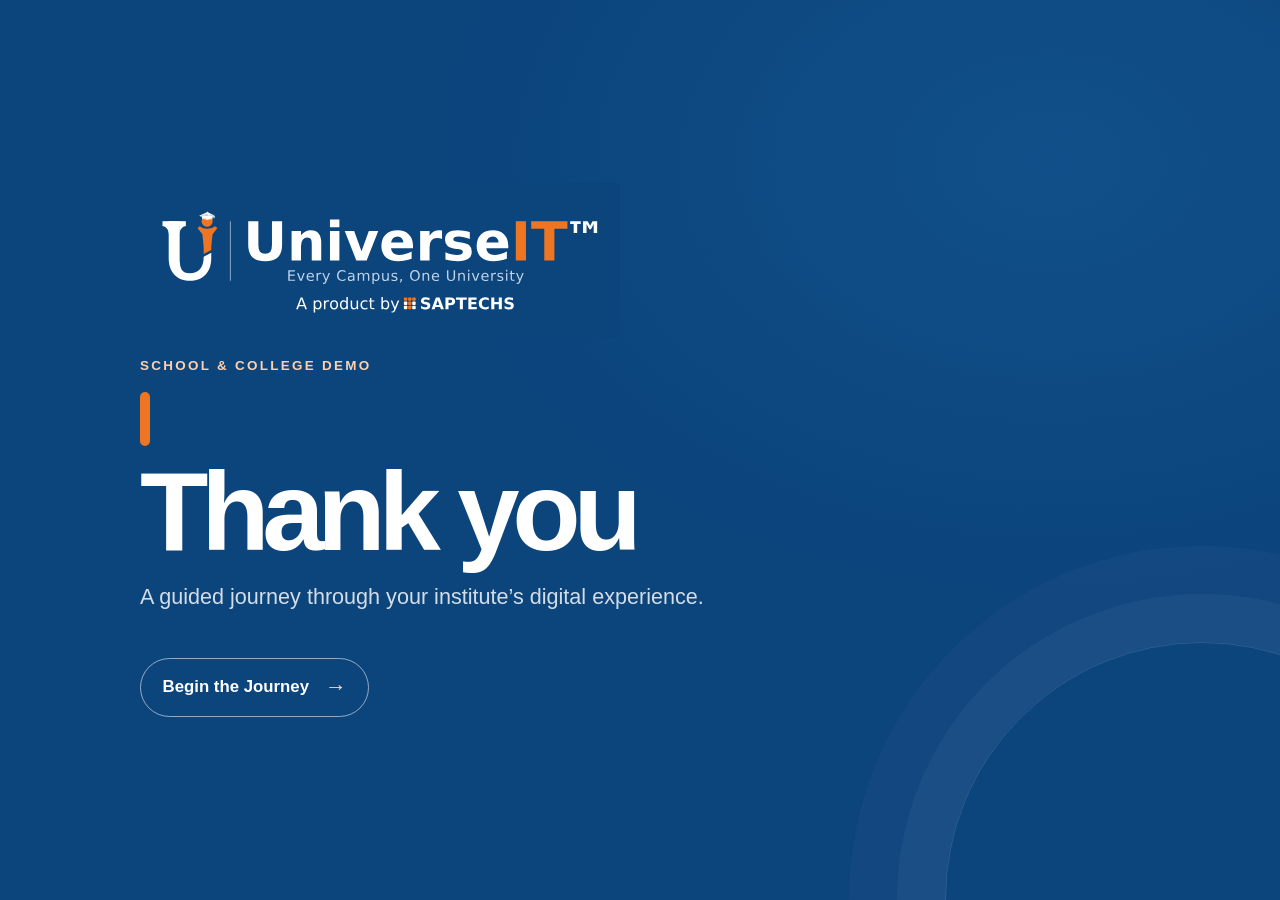
<file: demo/index.html>
<!doctype html>
<html lang="en">
  <head>
    <meta charset="utf-8" />
    <meta name="viewport" content="width=device-width, initial-scale=1" />
    <meta name="theme-color" content="#0C447C" />
    <meta name="description" content="A conversation-led, interactive UniverseIT demo for schools and colleges." />
    <title>UniverseIT Institute Demo</title>
    <link rel="icon" href="assets/universeit-lockup.svg" type="image/svg+xml" />
    <link rel="stylesheet" href="assets/app.css" />
    <link rel="stylesheet" href="assets/walkthroughs.css" />
    <script defer src="assets/app.js"></script>
    <script defer src="assets/walkthroughs.js"></script>
  </head>
  <body>
    <a class="skip-link" href="#stage">Skip to demo</a>
    <header id="topbar" class="topbar" hidden>
      <a class="brand" href="#" data-action="restart" aria-label="Restart the UniverseIT demo">
        <img src="assets/universeit-lockup.svg" alt="UniverseIT, a product by SAPTECHS" />
      </a>
    </header>
    <main id="stage" tabindex="-1" aria-live="polite" aria-atomic="true"></main>
    <nav class="bottom-dock" id="bottom-dock" aria-label="Demo navigation" hidden>
      <button class="nav-button nav-quiet restart-control" type="button" data-action="restart">Restart</button>
      <div class="dock-standard">
        <button class="nav-button" id="back-button" type="button" data-action="back">← Previous</button>
      </div>
      <div class="page-actions" id="page-actions" aria-label="Current page actions"></div>
    </nav>
    <dialog id="walkthroughs" aria-labelledby="walkthrough-title">
      <header class="walkthrough-header">
        <h2 id="walkthrough-title">Workflow presentations</h2>
        <form method="dialog"><button class="walkthrough-button" type="submit">Close</button></form>
      </header>
      <p>Real UniverseIT screens from rehearsal, local and hosted QA, and sample accounts in the mobile app.</p>
      <label class="walkthrough-select">Workflow <select id="walkthrough-flow" autofocus></select></label>
      <p id="walkthrough-outcome"></p>
      <nav class="walkthrough-controls" aria-label="Presentation steps">
        <button class="walkthrough-button" id="walkthrough-previous" type="button">Previous</button>
        <label>Step <select id="walkthrough-step"></select></label>
        <button class="walkthrough-button" id="walkthrough-next" type="button">Next</button>
      </nav>
      <figure>
        <figcaption aria-live="polite">
          <h3 id="walkthrough-heading"></h3>
          <p id="walkthrough-instruction"></p>
        </figcaption>
        <a id="walkthrough-original" target="_blank" rel="noopener">
          <img id="walkthrough-image" alt="">
        </a>
      </figure>
    </dialog>
  </body>
</html>
</file>
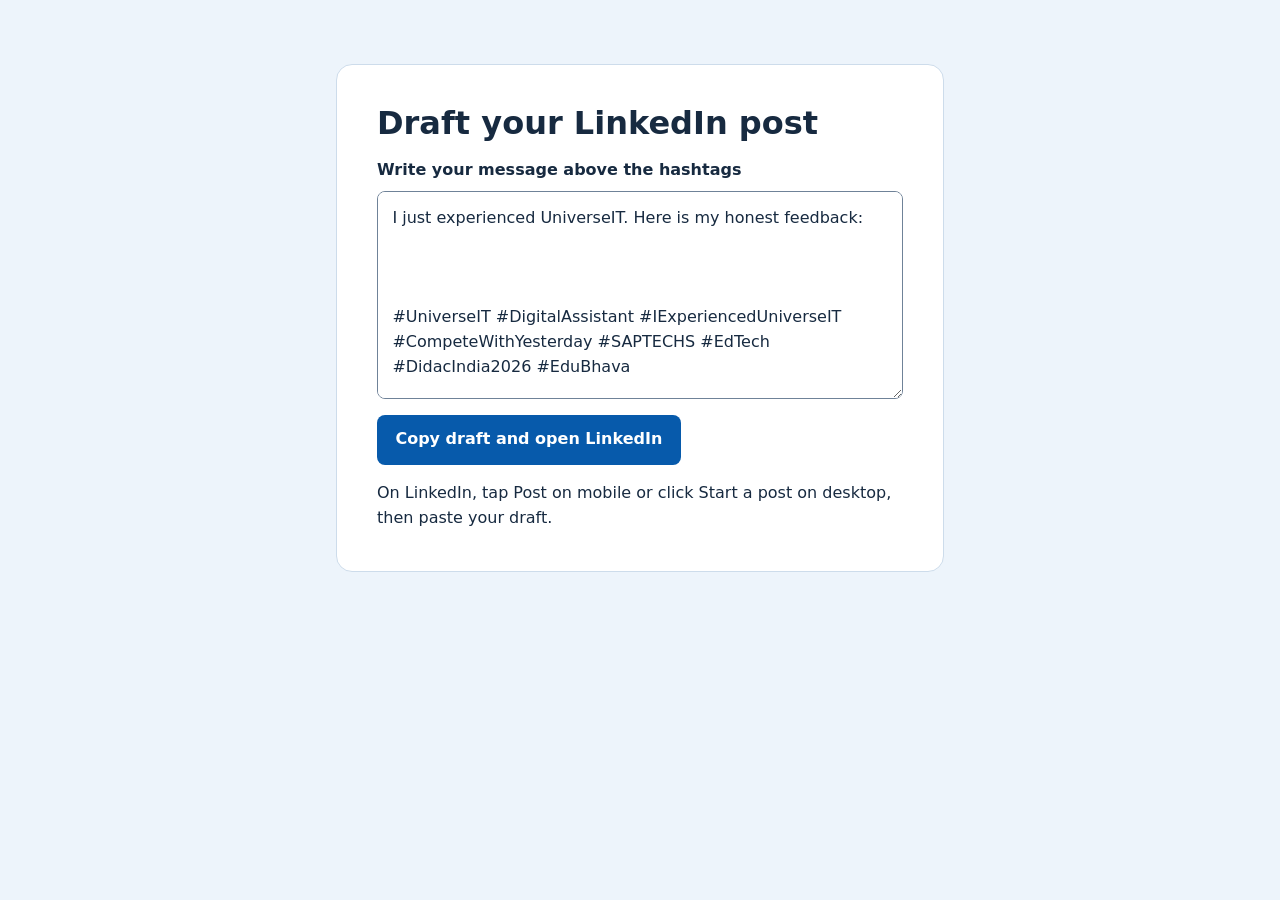
<file: linkedin-post/index.html>
<!doctype html>
<html lang="en">
<meta charset="utf-8">
<meta name="viewport" content="width=device-width, initial-scale=1">
<title>UniverseIT LinkedIn draft</title>
<style>
* { box-sizing: border-box; }
body { margin: 0; background: #edf4fb; color: #172a40; font: 1rem/1.55 system-ui, sans-serif; padding: clamp(1rem, 5vw, 4rem); }
main { max-width: 38rem; margin: auto; padding: clamp(1.2rem, 5vw, 2.5rem); background: white; border: 1px solid #cddceb; border-radius: 1rem; }
h1 { line-height: 1.15; margin: 0 0 1rem; }
label { display: block; margin-bottom: .5rem; font-weight: 600; }
textarea { display: block; width: 100%; min-height: 13rem; resize: vertical; padding: .9rem; border: 1px solid #6f8298; border-radius: .5rem; color: inherit; font: inherit; }
button { margin-top: 1rem; padding: .8rem 1.15rem; border: 0; border-radius: .5rem; background: #075aab; color: white; font: inherit; font-weight: 650; cursor: pointer; }
:focus-visible { outline: 3px solid #1479db; outline-offset: 3px; }
p { margin-bottom: 0; }
a { color: #075aab; }
details { margin-top: .75rem; }
summary { cursor: pointer; }
</style>
<main>
  <h1>Draft your LinkedIn post</h1>
  <label for="draft">Write your message above the hashtags</label>
  <textarea id="draft" aria-describedby="instructions"></textarea>
  <button id="copy" type="button">Copy draft and open LinkedIn</button>
  <p id="instructions">On LinkedIn, tap Post on mobile or click Start a post on desktop, then paste your draft.</p>
  <p id="status" role="status" hidden></p>
  <a id="fallback" href="https://www.linkedin.com/feed/" hidden>Open LinkedIn</a>
</main>
<script>
const draft = document.querySelector('#draft');
const status = document.querySelector('#status');
const fallback = document.querySelector('#fallback');
const button = document.querySelector('#copy');
draft.value = 'I just experienced UniverseIT. Here is my honest feedback:\n\n\n\n#UniverseIT #DigitalAssistant #IExperiencedUniverseIT #CompeteWithYesterday #SAPTECHS #EdTech #DidacIndia2026 #EduBhava\n\nhttps://www.saptechs.co.in/\nhttps://www.universeit.co.in/';
const feedbackStart = draft.value.indexOf('\n') + 1;
draft.setSelectionRange(feedbackStart, feedbackStart);

button.addEventListener('click', async () => {
  try {
    await navigator.clipboard.writeText(draft.value);
  } catch {
    draft.focus();
    draft.select();
    status.textContent = 'Automatic copying is unavailable. Copy the selected text, then open LinkedIn.';
    status.hidden = false;
    fallback.hidden = false;
    return;
  }
  window.location.assign(fallback.href);
});
</script>
</html>
</file>
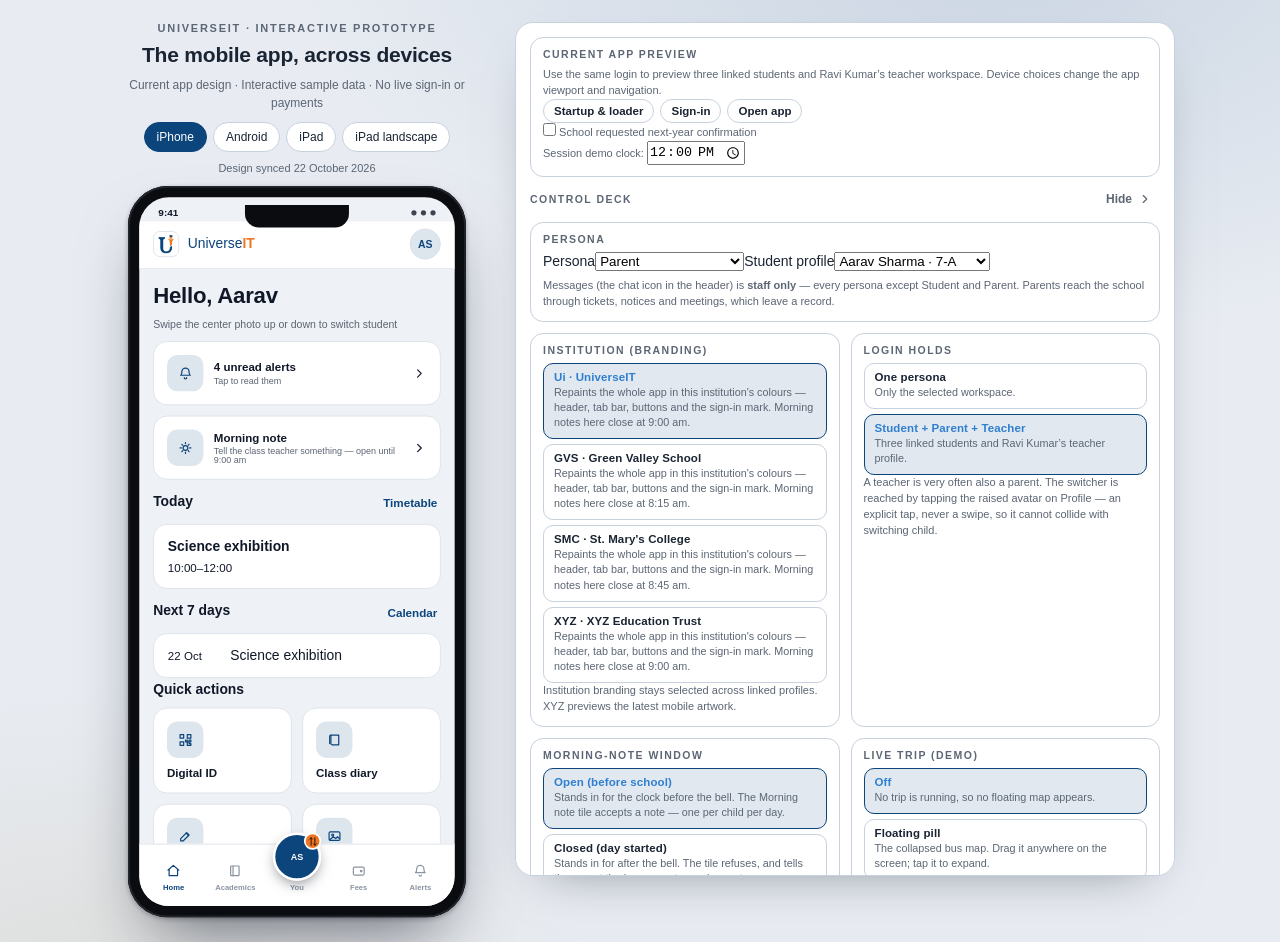
<file: prototype/index.html>
<!doctype html>
<html lang="en">
<head>
<meta charset="utf-8">
<meta name="viewport" content="width=device-width,initial-scale=1">
<meta name="robots" content="noindex,follow">
<title>UniverseIT — Mobile Prototype</title>
<!--
  Interactive prototype of the UniverseIT React Native / Expo mobile app.
  Current design sync: 2026-10-22 in latest.js / latest.css, including phone/tablet
  navigation, three linked students, staff profiles, calendar, fees and Digital ID.
  No build step or backend. Open index.html with its sibling scripts and assets.

  Originally authored 2026-07-18 as a Claude artifact and kept there only;
  checked in 2026-07-28 so the design does not live outside the repo.
  Artifact: https://claude.ai/code/artifact/42574c15-c108-4370-bd5a-bff3302e714e

  Mirrors the RN build: the palette is ported from src/theme/colors.ts, and the
  personas match src/auth/roles.ts + src/navigation/tabs.ts — EIGHT of them as of
  2026-08-04 (Student/Parent split, Teacher promoted out of Desk Staff, N39).

  Last brought level with the build 2026-08-24. Since the previous sync the app
  gained fees, attendance, circulars, the family's view of the bus, DPDP consent,
  the whole transport-crew and transport-admin surface, presence, operations-lite,
  the gate, and staff HR — so the tabs that were placeholders for Transport Crew,
  Transport Admin, Front Office, Operations Lite, Desk Presence and Fees now show
  content, and the family Home has Transport, Circulars and a real Attendance.

  Brought level again 2026-09-13: the daily summary (diary) with its share
  icon, homework with the family's shared tick, the class gallery, class
  birthdays, course content, notification preferences, help & support, and the
  Desk Staff "My Day" card are real screens now, not placeholders.

  What is left as a placeholder is left because the app has no screen behind it
  either: "Add a child" is the only one. A tile that opens a real screen and a
  tile that opens a spec must not look identical — that is the whole point of
  keeping plah() around.
-->
<style>:root{color-scheme:light}body{margin:0;padding:0;font:14px -apple-system,BlinkMacSystemFont,sans-serif;background:#faf9f5;color:#141413}img{max-width:100%}</style>
</head>
<body>
<style>
  * { box-sizing: border-box; margin: 0; padding: 0; }
  :root {
    --page-bg: #e8ecf2; --page-bg2: #dbe2ec; --page-fg: #1a2432;
    --page-muted: #5c6674; --page-line: #c8d1de; --page-card: #ffffff;
    --font: -apple-system, BlinkMacSystemFont, "Segoe UI", Roboto, "Helvetica Neue", Arial, sans-serif;
  }
  @media (prefers-color-scheme: dark) {
    :root { --page-bg: #0c1016; --page-bg2: #10151d; --page-fg: #e7edf5;
      --page-muted: #8b96a6; --page-line: #232c38; --page-card: #161c26; }
  }
  :root[data-theme="light"] { --page-bg: #e8ecf2; --page-bg2: #dbe2ec; --page-fg: #1a2432;
    --page-muted: #5c6674; --page-line: #c8d1de; --page-card: #ffffff; }
  :root[data-theme="dark"] { --page-bg: #0c1016; --page-bg2: #10151d; --page-fg: #e7edf5;
    --page-muted: #8b96a6; --page-line: #232c38; --page-card: #161c26; }

  body {
    font-family: var(--font); color: var(--page-fg); min-height: 100vh;
    background:
      radial-gradient(1200px 700px at 78% -8%, color-mix(in srgb, var(--page-bg2) 92%, #0c447c 8%), transparent 60%),
      radial-gradient(900px 600px at 8% 108%, color-mix(in srgb, var(--page-bg2) 92%, #f2a413 8%), transparent 55%),
      var(--page-bg);
    -webkit-font-smoothing: antialiased;
  }
  /* The page is sized to sit inside one viewport: phone on the left, a broad
     deck on the right. Below 1000px it stacks and scrolls like any page. */
  .wrap { max-width: 1340px; margin: 0 auto; padding: 22px 20px 24px;
    display: flex; flex-wrap: nowrap; gap: 26px; align-items: flex-start; justify-content: center; }
  .stage { display: flex; flex-direction: column; align-items: center; gap: 12px; flex: none; }

  .lede { max-width: 384px; text-align: center; }
  .lede .eyebrow { font-size: 11px; letter-spacing: .16em; text-transform: uppercase;
    color: var(--page-muted); font-weight: 700; }
  .lede h1 { font-size: 21px; line-height: 1.25; margin-top: 8px; text-wrap: balance; letter-spacing: -.01em; }
  .lede p { color: var(--page-muted); font-size: 13.5px; margin-top: 8px; line-height: 1.5; }

  /* ---------------- Phone ---------------- */
  /* The device is drawn once at its design size (384 x 796) and scaled as a
     single object by --fit, so the bezel, the corner radius and the app inside
     shrink together. Squeezing the height alone — which is what a max-height
     did — turns a 2.15:1 phone into a 1.5:1 slab and reflows the app into a
     scroll it never has on a real device. .phone-fit reserves the scaled box
     so the page still lays out around it. fitDevice() sets --fit. */
  .phone-fit { flex: none; --fit: 1;
    width: calc(384px * var(--fit)); height: calc(796px * var(--fit)); }
  .phone { width: 384px; background: #0a0c10; border-radius: 46px; padding: 13px;
    transform: scale(var(--fit, 1)); transform-origin: top left;
    box-shadow: 0 40px 80px -30px rgba(6,14,28,.6), 0 2px 6px rgba(0,0,0,.3),
      inset 0 0 0 2px #23262e, inset 0 0 0 6px #0a0c10; }
  .screen {
    --app-scale: 1;
    position: relative; height: 770px;
    border-radius: 34px; overflow: hidden;
    background: var(--app-bg); color: var(--app-text);
    display: flex; flex-direction: column; font-size: calc(16px * var(--app-scale));
  }
  /* #app is the flex column that fills the screen so .body scrolls and the tab bar
     stays pinned to the bottom (the other screen children are absolutely positioned). */
  #app { flex: 1; min-height: 0; display: flex; flex-direction: column; }
  .notch { position: absolute; top: 9px; left: 50%; transform: translateX(-50%);
    width: 120px; height: 26px; background: #0a0c10; border-radius: 0 0 16px 16px; z-index: 30; }

  .statusbar { display: flex; justify-content: space-between; align-items: center;
    padding: 12px 22px 4px; font-size: .72em; font-weight: 600; color: var(--app-text);
    font-variant-numeric: tabular-nums; }
  .statusbar .dots { display: flex; gap: 5px; align-items: center; opacity: .8; }
  .statusbar .dots span { width: 6px; height: 6px; border-radius: 50%; background: currentColor; }

  .appheader { display: flex; align-items: center; gap: 10px; padding: 8px 16px 10px;
    background: var(--app-surface); border-bottom: 1px solid var(--app-border); }
  .subhead { display: flex; align-items: center; gap: 10px; padding: 12px 14px;
    background: var(--app-surface); border-bottom: 1px solid var(--app-border); }
  .subhead .back { display: flex; }

  .logo { width: 30px; height: 30px; border-radius: 9px; display: grid; place-items: center;
    background: var(--app-primary); color: var(--app-onPrimary); font-weight: 800; font-size: .62em; flex: none; }
  .logo.lg { width: 76px; height: 76px; border-radius: 20px; font-size: 1.5em; }

  .brandname { font-size: 1em; font-weight: 700; overflow: hidden; text-overflow: ellipsis; white-space: nowrap; }

  /* ---------------- Messages (header button + chat) ----------------
     The chat button lives in the brand header, not the tab bar: the tab set is
     per-persona and already at five items, while chat is for everyone. */
  .hdrbtn { position: relative; display: flex; align-items: center; justify-content: center;
    width: 34px; height: 34px; border: 0; background: transparent; color: var(--app-text);
    cursor: pointer; flex: none; border-radius: 50%; }
  .hdrbtn:active { background: var(--app-surfaceAlt); }
  .hdrbtn .badge { position: absolute; top: 0; right: 0; min-width: 17px; height: 17px;
    padding: 0 4px; border-radius: 9px; background: #d64545; color: #fff;
    font-size: .58em; font-weight: 800; display: grid; place-items: center;
    border: 2px solid var(--app-surface); }
  .subhead .grow { flex: 1; overflow: hidden; text-overflow: ellipsis; white-space: nowrap; }
  .subhead .act { display: flex; color: var(--app-text); cursor: pointer; }

  .srch { display: flex; align-items: center; gap: 8px; background: var(--app-surfaceAlt);
    border-radius: 999px; padding: 0 12px; min-height: 38px; color: var(--app-muted); }
  .srch input { flex: 1; border: 0; background: transparent; outline: none; min-width: 0;
    font: inherit; font-size: .86em; color: var(--app-text); padding: 9px 0; }

  .clist { display: flex; flex-direction: column; }
  .crow { display: flex; align-items: center; gap: 12px; padding: 11px 16px; cursor: pointer;
    background: var(--app-surface); border-bottom: 1px solid var(--app-border); text-align: left;
    border-left: 0; border-right: 0; border-top: 0; font: inherit; color: inherit; width: 100%; }
  .crow:active { background: var(--app-surfaceAlt); }
  .cav { width: 42px; height: 42px; border-radius: 50%; flex: none; display: grid; place-items: center;
    color: #fff; font-weight: 800; font-size: .74em; }
  /* min-width:0 on the text column is what makes a long preview ellipse instead
     of pushing the time and the unread pill off the row. */
  .ctext { flex: 1; min-width: 0; display: flex; flex-direction: column; gap: 2px; }
  .ctop, .cbot { display: flex; align-items: center; gap: 8px; }
  .ctop b, .cbot .prev { flex: 1; min-width: 0; overflow: hidden; text-overflow: ellipsis; white-space: nowrap; }
  .ctop b { font-size: .92em; }
  .cbot .prev { font-size: .82em; color: var(--app-muted); }
  .cbot .prev.un { color: var(--app-text); font-weight: 600; }
  .cat { font-size: .72em; color: var(--app-muted); flex: none; }
  .cpill { flex: none; min-width: 20px; padding: 1px 6px; border-radius: 999px;
    background: var(--app-primary); color: var(--app-onPrimary); font-size: .68em; font-weight: 800; text-align: center; }

  .msgs { flex: 1; min-height: 0; overflow-y: auto; padding: 14px; display: flex;
    flex-direction: column; gap: 8px; background: var(--app-bg); }
  .msgs::-webkit-scrollbar { width: 0; }
  .bub { max-width: 82%; padding: 8px 12px; border-radius: 16px; cursor: pointer;
    background: var(--app-surface); border: 1px solid var(--app-border);
    border-top-left-radius: 5px; align-self: flex-start; }
  .bub.mine { align-self: flex-end; background: var(--app-primary); color: var(--app-onPrimary);
    border-color: transparent; border-top-left-radius: 16px; border-top-right-radius: 5px; }
  .bub .from { font-size: .7em; font-weight: 700; color: var(--app-muted); margin-bottom: 2px; }
  .bub.mine .from { color: inherit; opacity: .85; }
  .bub .txt { font-size: .88em; line-height: 1.4; white-space: pre-wrap; word-break: break-word; }
  .bub .meta { display: flex; align-items: center; justify-content: flex-end; gap: 4px;
    font-size: .68em; opacity: .78; margin-top: 2px; }
  .bub .meta .icn .i { width: 12px; height: 12px; }
  .bub .star { color: var(--app-accent); }
  .bub.mine .star { color: inherit; }

  .composer { flex: none; display: flex; align-items: flex-end; gap: 8px; padding: 8px;
    background: var(--app-surface); border-top: 1px solid var(--app-border); }
  .composer textarea { flex: 1; resize: none; border: 0; outline: none; font: inherit; font-size: .88em;
    background: var(--app-surfaceAlt); color: var(--app-text); border-radius: 18px;
    padding: 10px 14px; max-height: 96px; min-height: 40px; }
  .composer .snd { flex: none; width: 40px; height: 40px; border-radius: 50%; border: 0; cursor: pointer;
    background: var(--app-primary); color: var(--app-onPrimary); display: grid; place-items: center; }
  .composer .snd[disabled] { background: var(--app-border); color: var(--app-muted); cursor: default; }

  /* ---------------- Morning note ---------------- */
  /* The window's state is said plainly, in the colour of that state. */
  .nbanner { display: flex; gap: 10px; align-items: flex-start; padding: 12px;
    border-radius: 12px; border-left: 3px solid; font-size: .88em; }
  .nbanner.ok { background: rgba(46,125,87,.12); border-left-color: #2E7D57; }
  .nbanner.shut { background: rgba(232,146,12,.14); border-left-color: #E8920C; }
  .nbody { width: 100%; min-height: 104px; resize: none; font: inherit; font-size: .9em;
    background: var(--app-surfaceAlt); color: var(--app-text); border: 1px solid var(--app-border);
    border-radius: 12px; padding: 10px 12px; outline: none; }
  .nbody:disabled { opacity: .5; }
  .nnote { border-left: 3px solid var(--app-primary); }
  .nnote.health { border-left-color: #E8920C; }
  .nnote.read { border-left-color: var(--app-border); }
  .nnote .tico.warn { background: rgba(232,146,12,.16); color: #E8920C; }
  .lnk { border: 0; background: transparent; color: var(--app-primary); font: inherit;
    font-weight: 700; font-size: .84em; cursor: pointer; padding: 4px; }
  .pill[disabled] { opacity: .5; cursor: default; }
  .btn[disabled] { opacity: .5; cursor: default; }

  .body { flex: 1; min-height: 0; overflow-y: auto; padding: 16px; display: flex; flex-direction: column; gap: 12px; }
  .tabbar { flex: none; }
  .appheader, .subhead, .statusbar { flex: none; }
  .body::-webkit-scrollbar { width: 0; }

  h2.disp { font-size: 1.6em; font-weight: 800; letter-spacing: -.01em; }
  .hint { font-size: .76em; color: var(--app-muted); }
  .sechead { font-size: 1em; font-weight: 700; margin-top: 4px; }

  .card { background: var(--app-surface); border: 1px solid var(--app-border); border-radius: 18px;
    padding: 16px; display: flex; flex-direction: column; gap: 8px; }
  .row { display: flex; align-items: center; gap: 12px; }

  .tile { text-align: left; width: 100%; background: var(--app-surface); border: 1px solid var(--app-border);
    border-radius: 18px; padding: 15px; display: flex; align-items: center; gap: 12px; cursor: pointer;
    color: var(--app-text); font-family: var(--font); }
  .tile:active { transform: scale(.99); }
  .tico { width: 42px; height: 42px; border-radius: 12px; background: var(--app-primarySoft);
    color: var(--app-primary); display: grid; place-items: center; flex: none; }
  .tile .tt { flex: 1; min-width: 0; }
  .tile .tt b { font-weight: 700; font-size: 1em; }
  .tile .tt small { display: block; color: var(--app-muted); font-size: .78em; margin-top: 2px; }

  .grid2 { display: flex; flex-wrap: wrap; gap: 12px; }
  .grid2 > * { width: calc(50% - 6px); flex-grow: 1; }
  .grid2 .tile { flex-direction: column; align-items: flex-start; gap: 10px; }

  .attnrow { display: flex; gap: 12px; overflow-x: auto; padding-bottom: 4px; scrollbar-width: none; }
  .attnrow::-webkit-scrollbar { height: 0; }
  .attn { flex: none; width: 210px; background: var(--app-surface); border: 1px solid var(--app-border);
    border-left: 4px solid var(--tone); border-radius: 16px; padding: 12px; }
  .attn b { display: block; font-size: .95em; }
  .attn small { color: var(--app-muted); font-size: .78em; }

  .empty { display: flex; flex-direction: column; align-items: center; gap: 8px; padding: 26px 8px;
    color: var(--app-muted); text-align: center; }
  .empty small { font-size: .84em; max-width: 220px; }

  .badge { align-self: flex-start; padding: 2px 9px; border-radius: 999px; font-size: .72em; font-weight: 800;
    background: var(--app-primarySoft); color: var(--app-primary); }

  .plah { display: flex; flex-direction: column; align-items: center; gap: 8px; margin-top: 20px; text-align: center; }
  .plah .halo { width: 66px; height: 66px; border-radius: 999px; background: var(--app-primarySoft);
    color: var(--app-primary); display: grid; place-items: center; }
  .plah h3 { font-size: 1.25em; }
  .plah p { color: var(--app-muted); font-size: .92em; max-width: 260px; }
  .bullets { display: flex; flex-direction: column; gap: 10px; }
  .bullets .bi { display: flex; gap: 10px; font-size: .92em; }
  .bullets .bi i { width: 7px; height: 7px; border-radius: 50%; background: var(--app-accent); margin-top: 7px; flex: none; }
  .lbl { font-size: .74em; letter-spacing: .1em; text-transform: uppercase; color: var(--app-muted); font-weight: 700; }

  .field { display: flex; flex-direction: column; gap: 6px; }
  .field label { font-size: .78em; font-weight: 600; color: var(--app-muted); }
  .inp { background: var(--app-surfaceAlt); border: 1px solid var(--app-border); border-radius: 12px;
    min-height: 48px; padding: 0 14px; display: flex; align-items: center; gap: 8px; justify-content: space-between;
    color: var(--app-text); font-size: .95em; cursor: pointer; }
  .inp.txt { color: var(--app-muted); }
  .btn { min-height: 48px; border-radius: 13px; border: 1px solid transparent; background: var(--app-primary);
    color: var(--app-onPrimary); font-weight: 700; font-size: 1em; display: flex; align-items: center;
    justify-content: center; gap: 8px; cursor: pointer; font-family: var(--font); width: 100%; }
  .btn.sec { background: var(--app-surface); color: var(--app-primary); border-color: var(--app-border); }
  .link { color: var(--app-primary); font-size: .82em; font-weight: 600; align-self: flex-end; cursor: pointer; }

  .chips { display: flex; flex-wrap: wrap; gap: 8px; }
  .pill { padding: 0 14px; min-height: 38px; display: flex; align-items: center; border-radius: 999px;
    border: 1px solid var(--app-border); background: var(--app-surfaceAlt); color: var(--app-text);
    font-size: .8em; font-weight: 600; cursor: pointer; }
  .pill.on { background: var(--app-primary); color: var(--app-onPrimary); border-color: var(--app-primary); }

  .menu .mrow { display: flex; align-items: center; gap: 10px; padding: 13px 0; cursor: pointer;
    border-bottom: 1px solid var(--app-border); }
  .menu .mrow:last-child { border-bottom: 0; }
  .menu .mrow .g { flex: 1; }

  /* ---------------- Tab bar (elevated center) ---------------- */
  .tabbar { display: flex; align-items: flex-end; justify-content: space-around;
    background: var(--app-tabBar); border-top: 1px solid var(--app-border);
    padding: 6px 4px calc(10px + env(safe-area-inset-bottom)); position: relative; }
  .tab { flex: 1; display: flex; flex-direction: column; align-items: center; gap: 3px; padding: 6px 0;
    cursor: pointer; background: none; border: 0; font-family: var(--font); }
  .tab .cap { font-size: .66em; font-weight: 600; }
  .tab.center { position: relative; }
  .avatarwrap { margin-top: -26px; display: flex; flex-direction: column; align-items: center; gap: 3px;
    cursor: pointer; touch-action: none; }
  .avatar { width: 56px; height: 56px; border-radius: 999px; background: var(--app-primary);
    color: var(--app-onPrimary); display: grid; place-items: center; font-weight: 800; font-size: .78em;
    border: 3px solid var(--app-tabBar); box-shadow: 0 6px 16px -4px rgba(6,14,28,.5); position: relative; }
  .avatar .sw { position: absolute; top: -3px; right: -3px; width: 20px; height: 20px; border-radius: 50%;
    background: var(--app-accent); color: #1b1206; display: grid; place-items: center; border: 2px solid var(--app-tabBar); }

  .toast { position: absolute; bottom: 96px; left: 50%; transform: translateX(-50%);
    background: var(--app-text); color: var(--app-bg); padding: 9px 16px; border-radius: 999px;
    font-size: .8em; font-weight: 600; opacity: 0; transition: opacity .25s, transform .25s; pointer-events: none; z-index: 40; }
  .toast.show { opacity: 1; transform: translateX(-50%) translateY(-6px); }

  /* ---------------- Live-trip floating map ---------------- */
  .livetrip { position: absolute; z-index: 50; }
  .livetrip.hidden { display: none; }
  .lt-pill { display: flex; align-items: center; gap: 10px; width: 194px; padding: 8px;
    background: var(--app-surface); border: 1px solid var(--app-border); border-radius: 16px;
    box-shadow: 0 12px 26px -8px rgba(6,14,28,.55); cursor: grab; touch-action: none; }
  .lt-map { width: 52px; height: 52px; border-radius: 11px; overflow: hidden; flex: none; }
  .lt-tt { min-width: 0; }
  .lt-tt b { font-size: .84em; display: block; }
  .lt-tt small { color: var(--app-muted); font-size: .72em; display: block; }
  .lt-expanded { width: 300px; max-width: 84vw; background: var(--app-surface); border: 1px solid var(--app-border);
    border-radius: 18px; overflow: hidden; box-shadow: 0 26px 54px -16px rgba(6,14,28,.6); }
  .lt-expanded .big { display: block; width: 100%; height: 168px; }
  .lt-body { padding: 14px; display: flex; flex-direction: column; gap: 10px; }
  .lt-actions { display: flex; gap: 8px; }
  .lt-actions .btn { min-height: 42px; }
  .homemock { position: absolute; inset: 0; z-index: 10;
    background: radial-gradient(120% 90% at 70% 0%, #2b3a57, #0d1626); display: flex; flex-direction: column; }
  .homemock .clock { text-align: center; color: #fff; padding-top: 46px; font-size: 2.6em; font-weight: 300;
    font-variant-numeric: tabular-nums; letter-spacing: .01em; }
  .homemock .grid { flex: 1; padding: 50px 26px; display: grid; grid-template-columns: repeat(4,1fr);
    gap: 22px 14px; align-content: start; }
  .homemock .ai { display: flex; flex-direction: column; align-items: center; gap: 6px; color: #eef; font-size: 9.5px; }
  .homemock .ai .sq { width: 46px; height: 46px; border-radius: 13px; background: rgba(255,255,255,.15);
    box-shadow: inset 0 0 0 1px rgba(255,255,255,.08); }

  /* ---------------- Control deck ----------------
     Broad, not tall: the sections tile into two columns (the busy ones span both)
     so the whole deck stands beside the phone without the page scrolling. It keeps
     an overflow of its own purely as a safety valve on very short screens. */
  .deck { flex: 1 1 520px; min-width: 400px; max-width: 660px; background: var(--page-card);
    border: 1px solid var(--page-line); border-radius: 18px; padding: 14px;
    display: grid; grid-template-columns: repeat(2, minmax(0, 1fr)); gap: 11px; align-content: start;
    box-shadow: 0 20px 50px -30px rgba(6,14,28,.5);
    position: sticky; top: 20px; max-height: calc(100dvh - 46px); overflow: auto; }
  .dsec { border: 1px solid var(--page-line); border-radius: 13px; padding: 10px 12px 11px; min-width: 0; }
  .dsec.wide { grid-column: 1 / -1; }
  .deck h4 { font-size: 10.5px; letter-spacing: .14em; text-transform: uppercase; color: var(--page-muted);
    font-weight: 700; margin-bottom: 7px; }
  .deck .dchips { display: flex; flex-wrap: wrap; gap: 6px; }
  .dpill { padding: 5px 10px; border-radius: 999px; border: 1px solid var(--page-line); background: transparent;
    color: var(--page-fg); font-size: 11.5px; font-weight: 600; cursor: pointer; font-family: var(--font); }
  .dpill.on { background: #0c447c; color: #fff; border-color: #0c447c; }
  /* A switch stacked as full-width rows, each saying what pressing it does. A
     chip row cannot carry that sentence, and without it the deck is a wall of
     nouns you have to press to understand. The persona set stays chips: it is
     eight of them, they name themselves, and the one rule that is not obvious
     is already in the note under it. */
  .dopts { display: flex; flex-direction: column; gap: 5px; }
  .dopt { display: flex; flex-direction: column; align-items: stretch; gap: 2px; width: 100%;
    padding: 7px 10px 8px; border-radius: 10px; border: 1px solid var(--page-line);
    background: transparent; color: var(--page-fg); cursor: pointer; text-align: left;
    font-family: var(--font); }
  .dopt:hover { border-color: var(--page-muted); }
  .dopt.on { border-color: #0c447c; background: color-mix(in srgb, #0c447c 12%, transparent); }
  .dopt-l { font-size: 11.5px; font-weight: 700; letter-spacing: .01em; }
  .dopt.on .dopt-l { color: #2f7fd0; }
  :root[data-theme="light"] .dopt.on .dopt-l { color: #0c447c; }
  .dopt-d { font-size: 10.8px; line-height: 1.4; color: var(--page-muted); font-weight: 400; }
  .deck .note { font-size: 11px; color: var(--page-muted); line-height: 1.45; }
  .deck .dchips + .note { margin-top: 7px; }
  /* The deck can be put away: with it closed the page is a phone and nothing
     else, which is what you want when you are trying the app rather than
     driving it. The state is remembered per browser, and Esc closes it. */
  .dhead { grid-column: 1 / -1; display: flex; align-items: center; justify-content: space-between;
    gap: 10px; margin-bottom: 1px; }
  .dhead b { font-size: 10.5px; letter-spacing: .14em; text-transform: uppercase; color: var(--page-muted); }
  .dclose { border: 0; background: transparent; color: var(--page-muted); cursor: pointer;
    font: inherit; font-size: 12px; font-weight: 700; display: flex; align-items: center; gap: 6px;
    padding: 4px 8px; border-radius: 8px; font-family: var(--font); }
  .dclose:hover { color: var(--page-fg); background: var(--page-bg2); }
  .dclose .i { width: 14px; height: 14px; }
  .deckbtn { position: fixed; top: 18px; right: 18px; z-index: 60; display: none; align-items: center; gap: 7px;
    padding: 9px 14px; border-radius: 999px; border: 1px solid var(--page-line); background: var(--page-card);
    color: var(--page-fg); font: inherit; font-size: 12px; font-weight: 700; cursor: pointer;
    font-family: var(--font); box-shadow: 0 12px 28px -16px rgba(6,14,28,.65); }
  .deckbtn .i { width: 15px; height: 15px; }
  body.nodeck .deck { display: none; }
  body.nodeck .deckbtn { display: inline-flex; }

  .icn { display: inline-flex; }
  svg.i { width: 1.25em; height: 1.25em; stroke: currentColor; fill: none; stroke-width: 2;
    stroke-linecap: round; stroke-linejoin: round; }

  @media (max-width: 1000px) {
    .wrap { flex-wrap: wrap; padding-top: 20px; }
    .deck { position: static; flex: 1 1 100%; min-width: 0; max-width: 660px;
      max-height: none; overflow: visible; }
  }
  @media (max-width: 560px) { .deck { grid-template-columns: minmax(0, 1fr); } }
  @media (prefers-reduced-motion: reduce) { * { transition: none !important; } }
</style>

<div class="wrap">
  <div class="stage">
    <div class="lede">
      <div class="eyebrow">UniverseIT · Interactive prototype</div>
      <h1>Multi-persona operations app</h1>
      <p>One binary, role-driven. Sign in, or use the control deck to jump between all eight persona experiences. Everything mirrors the React&nbsp;Native build.</p>
    </div>
    <div class="phone-fit" id="phoneFit">
    <div class="phone">
      <div class="screen" id="screen">
        <div class="notch"></div>
        <div id="app"></div>
        <div id="livetrip" class="livetrip hidden"></div>
        <div class="toast" id="toast"></div>
      </div>
    </div>
    </div>
  </div>

  <aside class="deck">
    <div class="dhead">
      <b>Control deck</b>
      <button class="dclose" onclick="setDeck(false)" title="Hide the deck (Esc)" id="deckClose">Hide</button>
    </div>
    <section class="dsec wide">
      <h4>Persona</h4>
      <div class="dchips" id="deckPersona"></div>
      <p class="note">Messages (the chat icon in the header) is <b>staff only</b> — every persona except
        Student and Parent. Parents reach the school through tickets, notices and meetings, which leave a record.</p>
    </section>
    <section class="dsec">
      <h4>Institution (branding)</h4>
      <div class="dopts" id="deckInst"></div>
      <p class="note" id="instNote"></p>
    </section>
    <section class="dsec">
      <h4>Login holds</h4>
      <div class="dopts" id="deckMixed"></div>
      <p class="note">A teacher is very often also a parent. The switcher is reached by tapping the raised
        avatar on Profile — an explicit tap, never a swipe, so it cannot collide with switching child.</p>
    </section>
    <section class="dsec">
      <h4>Morning-note window</h4>
      <div class="dopts" id="deckNote"></div>
      <p class="note">The phone's clock here is a prop, so this switch stands in for it. Watch the effect on the
        <b>Morning note</b> tile on Student/Parent Home, and on <b>Morning notes</b> on Desk Staff Home.</p>
    </section>
    <section class="dsec">
      <h4>Live trip (demo)</h4>
      <div class="dopts" id="deckLive"></div>
      <p class="note">Tip: on Student/Parent, <b>tap the raised avatar</b> to open Profile, and <b>drag it up/down</b>
        (or use the ⇅ badge) to switch child — branding follows the active child across institutions.</p>
    </section>
    <!-- Appearance and the auth note sit last on purpose: they are the two
         things nobody opens the deck to reach. Everything that changes what
         the phone is showing stands above the fold. -->
    <section class="dsec">
      <h4>App theme</h4>
      <div class="dopts" id="deckTheme"></div>
    </section>
    <section class="dsec">
      <h4>Font size</h4>
      <div class="dopts" id="deckFont"></div>
    </section>
    <section class="dsec wide" id="deckSignin">
      <h4>Sign-in</h4>
      <p class="note">Auth is real as of 2026-08-23: <b>/mobile-auth</b> signs in against IAS and exchanges for an
        XSUAA token, then keeps the session on a rotating refresh token bound to this install. The demo-role picker
        on the phone is the dev-mock path, taken only where the server reports SIMULATED — no IAS binding, or
        MOBILE_AUTH_LIVE unset. Ask <b>/mobile-auth/authMode()</b>; never assume.</p>
    </section>
  </aside>
</div>

<button class="deckbtn" id="deckToggle" onclick="setDeck(true)" title="Show the control deck">Controls</button>

<link rel="stylesheet" href="latest.css">
<script>
/* ---------- icons (minimal stroke set) ---------- */
const ICONS = {
  home:'<path d="M3 11l9-8 9 8"/><path d="M5 10v10h14V10"/>',
  library:'<rect x="5" y="4" width="14" height="16" rx="1"/><line x1="9" y1="4" x2="9" y2="20"/>',
  wallet:'<rect x="3" y="6" width="18" height="13" rx="2"/><circle cx="16" cy="12.5" r="1.3"/>',
  bell:'<path d="M6 9a6 6 0 0 1 12 0c0 5 2 6 2 6H4s2-1 2-6z"/><path d="M10 19a2 2 0 0 0 4 0"/>',
  person:'<circle cx="12" cy="8" r="3.5"/><path d="M5 20a7 7 0 0 1 14 0"/>',
  bus:'<rect x="4" y="4" width="16" height="13" rx="2"/><line x1="4" y1="11" x2="20" y2="11"/><circle cx="8" cy="19" r="1.3"/><circle cx="16" cy="19" r="1.3"/>',
  map:'<path d="M9 4L3 6v14l6-2 6 2 6-2V4l-6 2-6-2z"/><line x1="9" y1="4" x2="9" y2="18"/><line x1="15" y1="6" x2="15" y2="20"/>',
  people:'<circle cx="9" cy="8" r="3"/><path d="M3 20a6 6 0 0 1 12 0"/><path d="M16 6a3 3 0 0 1 0 6"/><path d="M21 20a6 6 0 0 0-4-5.6"/>',
  gauge:'<path d="M4 18a8 8 0 1 1 16 0"/><line x1="12" y1="18" x2="16" y2="10"/>',
  branch:'<circle cx="6" cy="6" r="2"/><circle cx="6" cy="18" r="2"/><circle cx="18" cy="8" r="2"/><path d="M6 8v8"/><path d="M18 10v1a4 4 0 0 1-4 4H8"/>',
  alert:'<circle cx="12" cy="12" r="9"/><line x1="12" y1="8" x2="12" y2="13"/><circle cx="12" cy="16.4" r=".7" fill="currentColor" stroke="none"/>',
  check:'<circle cx="12" cy="12" r="9"/><polyline points="8,12 11,15 16,9"/>',
  idcard:'<rect x="3" y="5" width="18" height="14" rx="2"/><circle cx="8" cy="11" r="2"/><line x1="13" y1="10" x2="18" y2="10"/><line x1="13" y1="14" x2="18" y2="14"/>',
  calendar:'<rect x="4" y="5" width="16" height="15" rx="2"/><line x1="4" y1="9" x2="20" y2="9"/><line x1="9" y1="3" x2="9" y2="6"/><line x1="15" y1="3" x2="15" y2="6"/>',
  chart:'<line x1="4" y1="20" x2="20" y2="20"/><rect x="6" y="12" width="3" height="6"/><rect x="11" y="8" width="3" height="10"/><rect x="16" y="14" width="3" height="4"/>',
  ticket:'<rect x="4" y="6" width="16" height="12" rx="2"/><line x1="4" y1="12" x2="20" y2="12" stroke-dasharray="2 2"/>',
  cap:'<path d="M12 5l9 4-9 4-9-4 9-4z"/><path d="M6 11v4c0 1 3 2.5 6 2.5s6-1.5 6-2.5v-4"/>',
  book:'<path d="M6 4h13v16H8a2 2 0 0 1-2-2z"/><path d="M6 4a2 2 0 0 0-2 2v12"/>',
  tool:'<circle cx="12" cy="12" r="3"/><path d="M12 3v3M12 18v3M4 12h3M17 12h3M6.3 6.3l2 2M15.7 15.7l2 2M17.7 6.3l-2 2M8.3 15.7l-2 2"/>',
  shield:'<path d="M12 3l8 3v6c0 5-4 8-8 9-4-1-8-4-8-9V6z"/>',
  bed:'<path d="M20 13a7 7 0 1 1-8-9 5.5 5.5 0 0 0 8 9z"/>',
  medkit:'<rect x="4" y="7" width="16" height="12" rx="2"/><path d="M9 7V5h6v2"/><line x1="12" y1="11" x2="12" y2="16"/><line x1="9.5" y1="13.5" x2="14.5" y2="13.5"/>',
  add:'<circle cx="12" cy="12" r="9"/><line x1="12" y1="8" x2="12" y2="16"/><line x1="8" y1="12" x2="16" y2="12"/>',
  chevR:'<polyline points="9,6 15,12 9,18"/>',
  back:'<polyline points="15,6 9,12 15,18"/>',
  swap:'<path d="M8 4v16"/><polyline points="5,7 8,4 11,7"/><path d="M16 20V4"/><polyline points="13,17 16,20 19,17"/>',
  settings:'<circle cx="12" cy="12" r="3"/><path d="M12 3v3M12 18v3M4 12h3M17 12h3M6.3 6.3l2 2M15.7 15.7l2 2M17.7 6.3l-2 2M8.3 15.7l-2 2"/>',
  logout:'<path d="M14 4H7v16h7"/><polyline points="16,8 20,12 16,16"/><line x1="20" y1="12" x2="9" y2="12"/>',
  sun:'<circle cx="12" cy="12" r="4"/><path d="M12 3v2M12 19v2M3 12h2M19 12h2M6 6l1.4 1.4M16.6 16.6L18 18M18 6l-1.4 1.4M7.4 16.6L6 18"/>',
  helpc:'<circle cx="12" cy="12" r="9"/><path d="M9.2 9a2.8 2.8 0 0 1 5.2 1.4c0 1.8-2.4 2-2.4 3.6"/><circle cx="12" cy="17" r=".7" fill="currentColor" stroke="none"/>',
  privacy:'<path d="M12 3l7 3v5c0 4-3 7-7 8-4-1-7-4-7-8V6z"/><polyline points="9,12 11,14 15,10"/>',
  notif:'<path d="M6 9a6 6 0 0 1 12 0c0 5 2 6 2 6H4s2-1 2-6z"/><path d="M10 19a2 2 0 0 0 4 0"/>',
  walk:'<circle cx="12" cy="8" r="3.5"/><path d="M5 20a7 7 0 0 1 14 0"/>',
  chat:'<path d="M20 12a7 7 0 0 1-7 7H8l-4 3v-4.6A7 7 0 0 1 4 12a7 7 0 0 1 7-7h2a7 7 0 0 1 7 7z"/>',
  star:'<path d="M12 4l2.4 5 5.6.8-4 3.9.9 5.5L12 16.6 7.1 19.2l.9-5.5-4-3.9L9.6 9z"/>',
  trash:'<path d="M4 7h16"/><path d="M9 7V5h6v2"/><path d="M6 7l1 13h10l1-13"/>',
  send:'<path d="M4 12l16-8-7 16-2-6z"/>',
  search:'<circle cx="11" cy="11" r="6"/><line x1="15.5" y1="15.5" x2="20" y2="20"/>',
  pin:'<path d="M12 3l5 5-2 1v4l3 3H6l3-3V9L7 8z"/><line x1="12" y1="16" x2="12" y2="21"/>',
  tick:'<polyline points="5,13 9,17 19,7"/>',
  tickdone:'<polyline points="3,13 7,17 15,9"/><polyline points="10,13 13,16 21,8"/>',
  clock:'<circle cx="12" cy="12" r="8"/><polyline points="12,7 12,12 15,14"/>',
  meal:'<path d="M7 3v8"/><path d="M5 3v4a2 2 0 0 0 4 0V3"/><path d="M7 11v10"/><path d="M16 3c-1.5 2-2 4-2 6h4c0-2-.5-4-2-6z"/><path d="M16 9v12"/>',
  phone:'<path d="M7 3h3l1.6 4.4-2.2 1.4a12.5 12.5 0 0 0 5.8 5.8l1.4-2.2L21 14v3a2 2 0 0 1-2 2A16 16 0 0 1 3 5a2 2 0 0 1 2-2z"/>',
  doc:'<path d="M6 3h7l5 5v13H6z"/><polyline points="13,3 13,8 18,8"/><line x1="9" y1="13" x2="15" y2="13"/><line x1="9" y1="16" x2="15" y2="16"/>',
  gift:'<rect x="4" y="10" width="16" height="10" rx="1"/><path d="M3 7h18v3H3z"/><line x1="12" y1="7" x2="12" y2="20"/><path d="M12 7c-2-4-6-3-4 0M12 7c2-4 6-3 4 0"/>',
  image:'<rect x="3" y="5" width="18" height="14" rx="2"/><circle cx="9" cy="10" r="1.6"/><polyline points="4,18 10,13 14,16 17,13 20,16"/>',
  share:'<circle cx="17" cy="6" r="2.2"/><circle cx="7" cy="12" r="2.2"/><circle cx="17" cy="18" r="2.2"/><line x1="9" y1="11" x2="15" y2="7"/><line x1="9" y1="13" x2="15" y2="17"/>',
  box:'<rect x="4" y="4" width="16" height="16" rx="3"/>',
  boxcheck:'<rect x="4" y="4" width="16" height="16" rx="3"/><polyline points="8,12 11,15 16,9"/>',
  edit:'<path d="M4 20h4l10-10-4-4L4 16z"/><line x1="13" y1="7" x2="17" y2="11"/>',
  video:'<rect x="3" y="6" width="13" height="12" rx="2"/><path d="M16 10l5-3v10l-5-3z"/>',
  link:'<path d="M10 14a4 4 0 0 0 6 0l3-3a4 4 0 0 0-6-6l-1 1"/><path d="M14 10a4 4 0 0 0-6 0l-3 3a4 4 0 0 0 6 6l1-1"/>',
  bulb:'<path d="M9 18h6"/><path d="M10 21h4"/><path d="M12 3a6 6 0 0 0-3.5 10.9c.6.5 1 1.2 1 2.1h5c0-.9.4-1.6 1-2.1A6 6 0 0 0 12 3z"/>',
  finger:'<path d="M12 4a6 6 0 0 0-6 6v2"/><path d="M12 8a2.5 2.5 0 0 0-2.5 2.5V16"/><path d="M12 8a2.5 2.5 0 0 1 2.5 2.5c0 3-.5 5-2 8"/><path d="M18 12v-2a6 6 0 0 0-3-5.2"/>',
};
function icon(n, cls){ return '<span class="icn"><svg class="i '+(cls||'')+'" viewBox="0 0 24 24">'+(ICONS[n]||'')+'</svg></span>'; }

/* ---------- palette (ported from RN colors.ts) ---------- */
function hexRgb(h){h=h.replace('#','');if(h.length===3)h=h.split('').map(c=>c+c).join('');const n=parseInt(h,16);return[(n>>16)&255,(n>>8)&255,n&255];}
function rgb(r,g,b){const c=x=>Math.max(0,Math.min(255,Math.round(x)));return`rgb(${c(r)}, ${c(g)}, ${c(b)})`;}
function shade(h,a){const[r,g,b]=hexRgb(h);const t=a<0?0:255,p=Math.abs(a);return rgb(r+(t-r)*p,g+(t-g)*p,b+(t-b)*p);}
function soft(h,m){return m==='light'?shade(h,.86):shade(h,-.62);}
function onColor(h){const[r,g,b]=hexRgb(h);return(0.299*r+0.587*g+0.114*b)/255>0.6?'#101418':'#ffffff';}
function buildPalette(primaryHex, accentHex, mode){
  const primary = mode==='light'?primaryHex:shade(primaryHex,.28);
  const accent = mode==='light'?accentHex:shade(accentHex,.12);
  if(mode==='light') return {primary,primarySoft:soft(primaryHex,'light'),onPrimary:onColor(primary),accent,
    bg:'#EEF1F5',surface:'#FFFFFF',surfaceAlt:'#F5F7FA',text:'#101828',muted:'#5B6572',border:'#DCE1E8',
    tabBar:'#FFFFFF',tabActive:primary,tabInactive:'#8A94A2'};
  return {primary,primarySoft:soft(primaryHex,'dark'),onPrimary:onColor(primary),accent,
    bg:'#0E1317',surface:'#171E25',surfaceAlt:'#1F2831',text:'#E8EDF2',muted:'#9AA6B2',border:'#2A343E',
    tabBar:'#141A20',tabActive:shade(primaryHex,.4),tabInactive:'#6B7684'};
}

/* ---------- data ---------- */
/* `helpline` is Institution.supportPhone in the RN build (config/institutions.ts),
   and the numbers below are plainly placeholders — the dev seed carries NONE on
   purpose, because a tap-to-call that dials nothing is worse than no button. A
   screen that offers to ring the office renders the button only where the
   deployment actually knows the number; st-marys is here to show that half. */
const INSTS = {
  'demo-college': {name:'UniverseIT Demo College', short:'UDC', type:'College', primary:'#0C447C', accent:'#F2A413', helpline:'1800 000 0000'},
  'green-valley': {name:'Green Valley School', short:'GVS', type:'School', primary:'#1F7A4D', accent:'#E8920C', helpline:'1800 000 0001'},
  'st-marys':     {name:"St. Mary's College", short:'SMC', type:'College', primary:'#7A2E5D', accent:'#F2A413'},
};
const WARDS = [
  {id:'w1', name:'Aarav Sharma', klass:'7-A', inst:'demo-college'},
  {id:'w2', name:'Riya Sharma', klass:'4-B', inst:'green-valley'},
];
const PERSONA_LABEL = {
  student:'Student', parent:'Parent', teacher:'Teacher', desk:'Desk Staff',
  transportcrew:'Transport Crew', transportadmin:'Transportation Admin',
  ops:'Operations Lite', frontoffice:'Front Office',
};
/* The two family personas. Same five tabs and the same screens — what differs is
   scope and capability: a Student sees self data with no child switcher and
   fixed branding, a Parent sees the active child, can cycle children and gets
   branding that follows them. */
const PERSONA_HINT = {
  student:'Your own classes, marks and fees', parent:'Your children\u2019s day',
  teacher:'Your sessions and approvals', desk:'Presence, approvals and the ticket queue',
  transportcrew:'Today\u2019s trip, route and manifest', transportadmin:'The fleet, trips and incidents',
  ops:'Your tasks for today', frontoffice:'Visitors and gate passes',
};
const FAMILY = ['student','parent'];
const isFamily = (p) => FAMILY.includes(p);
/* Conversations — the same sample the RN build falls back to, and the same
   shape the web prototype's mock file uses (app/inbox/webapp/model). */
const CONVOS = [
  {id:'c01', kind:'DIRECT', title:'Priya Raghavan', subtitle:'Head of Department · Computer Science', initials:'PR', unread:2, pinned:true, last_at:'09:42', messages:[
    {id:'c01m1', from:'Priya Raghavan', mine:false, body:'Morning. The CS-301 lab slots clash with the third-year practicals again this term.', at:'09:31', state:'READ'},
    {id:'c01m2', from:'You', mine:true, body:'Same rooms or same invigilators?', at:'09:36', state:'READ'},
    {id:'c01m3', from:'Priya Raghavan', mine:false, body:'Rooms. Lab 2 is double-booked Tuesday and Thursday, 2–4pm.', at:'09:41', state:'READ', starred:true},
    {id:'c01m4', from:'Priya Raghavan', mine:false, body:'Can we move the practicals to Lab 4? It is free both days.', at:'09:42', state:'READ'},
  ]},
  {id:'c02', kind:'GROUP', title:'Transport desk', subtitle:'Route 7 · 4 people', initials:'TD', unread:1, last_at:'08:15', messages:[
    {id:'c02m1', from:'Ravi Kumar', mine:false, body:'Bus 7 is running twelve minutes late — traffic at the flyover.', at:'08:11', state:'READ'},
    {id:'c02m2', from:'You', mine:true, body:'Noted. Tell the gate to hold the first bell.', at:'08:15', state:'READ'},
  ]},
  {id:'c03', kind:'DIRECT', title:'Accounts desk', subtitle:'Fees · Meera Nair', initials:'AD', unread:0, last_at:'Yesterday', messages:[
    {id:'c03m1', from:'Meera Nair', mine:false, body:'Term-2 receipts for 7-A are ready to hand out.', at:'16:20', state:'READ'},
    {id:'c03m2', from:'You', mine:true, body:'Thanks — I will collect them in the morning.', at:'16:44', state:'READ'},
  ]},
  {id:'c04', kind:'BROADCAST', title:'Principal’s notices', subtitle:'Announcements · receive only', initials:'PN', unread:0, last_at:'Mon', messages:[
    {id:'c04m1', from:'Principal', mine:false, body:'Sports day moves to the 14th. Departments to confirm duty rosters by Friday.', at:'11:05', state:'READ', starred:true},
  ]},
];
/* ------------------------------------------------------------------
   SAMPLE CONTENT — the shape and volume the wired RN screens actually
   return, so the prototype shows what the built app looks like WITH data.
   Nothing here is fetched: the prototype has no backend, by design. Screens
   that still use plah() are the ones with no feed behind them in the real
   app either — the two states are deliberately different to look at.
   ------------------------------------------------------------------ */
const SAMPLE = {
  w1: {
    timetable: {
      MON:[['08:30','09:15','Mathematics','Mrs. Iyer','204'],['09:15','10:00','English','Mr. Rao','204'],
           ['10:00','10:20','BREAK','Short break',''],['10:20','11:05','Science','Ms. DSouza','Lab 1'],
           ['11:05','11:50','Social Studies','Mr. Khan','204'],['11:50','12:35','Hindi','Mrs. Sharma','204'],
           ['12:35','13:15','BREAK','Lunch',''],['13:15','14:00','Physical Education','Mr. Pillai','Ground']],
      TUE:[['08:30','09:15','Science','Ms. DSouza','Lab 1'],['09:15','10:00','Mathematics','Mrs. Iyer','204'],
           ['10:00','10:20','BREAK','Short break',''],['10:20','11:05','Computer Science','Mr. Menon','Lab 3'],
           ['11:05','11:50','English','Mr. Rao','204']],
      WED:[['08:30','09:15','English','Mr. Rao','204'],['09:15','10:00','Mathematics','Mrs. Iyer','204'],
           ['10:00','10:20','BREAK','Short break',''],['10:20','11:05','Art','Ms. Fernandes','Art room']],
      THU:[['08:30','09:15','Social Studies','Mr. Khan','204'],['09:15','10:00','Science','Ms. DSouza','Lab 1'],
           ['10:00','10:20','BREAK','Short break',''],['10:20','11:05','Mathematics','Mrs. Iyer','204']],
      FRI:[['08:30','09:15','Hindi','Mrs. Sharma','204'],['09:15','10:00','English','Mr. Rao','204'],
           ['10:00','10:20','BREAK','Short break',''],['10:20','11:05','Library','Mrs. Nair','Library']],
    },
    exams:{ schedule:[['Half-Yearly Examination','12 Sep 2026 – 22 Sep 2026','Scheduled'],
                      ['Unit Test 2','18 Aug 2026','Scheduled']],
            marks:[['Unit Test 1','Mathematics','24 Jul 2026',25,22],
                   ['Unit Test 1','Science','25 Jul 2026',25,19],
                   ['Unit Test 1','English','26 Jul 2026',25,23],
                   ['Unit Test 1','Social Studies','27 Jul 2026',25,14]] },
    calendar:[['HOLIDAY','Independence Day','15 Aug 2026',''],
              ['EXAM','Unit Test 2 begins','18 Aug 2026',''],
              ['EVENT','Annual Sports Day','29 Aug 2026','8:00 am – 1:00 pm'],
              ['TERM','Term 2 begins','01 Sep 2026',''],
              ['EXAM','Half-Yearly Examination','12 Sep 2026 – 22 Sep 2026','']],
    leave:[['08 Aug 2026 – 09 Aug 2026','Cousin\u2019s wedding in Pune','APPROVED','Noted, please collect the worksheets on Monday.'],
           ['21 Jul 2026','Dentist appointment','APPROVED',''],
           ['02 Jul 2026','Fever','REJECTED','Medical certificate needed for more than two days.']],
    tickets:[['TKT-2026-000184','Transport','Bus stop change request','OPEN','MEDIUM','2 days ago'],
             ['TKT-2026-000151','Fee','Receipt not received for Term 1','RESOLVED','LOW','3 weeks ago']],
    services:{transport:['Route 4 \u00b7 Green Park stop \u00b7 8:05 am pickup', true],
              hostel:['', false], mess:['', false]},
    meetings:[['Parent-Teacher Meeting \u2014 7-A','20 Aug 2026','10:00 am – 12:30 pm','Block B, Room 204','Scheduled'],
              ['Class 7 orientation','04 Sep 2026','9:00 am – 10:00 am','Auditorium','Scheduled']],
  },
  w2: {
    timetable: {
      MON:[['08:15','09:00','English','Ms. Thomas','G-2'],['09:00','09:45','Mathematics','Mr. Bose','G-2'],
           ['09:45','10:05','BREAK','Short break',''],['10:05','10:50','EVS','Mrs. Kapoor','G-2'],
           ['10:50','11:35','Drawing','Ms. Fernandes','Art room']],
      TUE:[['08:15','09:00','Mathematics','Mr. Bose','G-2'],['09:00','09:45','English','Ms. Thomas','G-2'],
           ['09:45','10:05','BREAK','Short break',''],['10:05','10:50','Music','Mr. Dsa','Music room']],
      WED:[['08:15','09:00','EVS','Mrs. Kapoor','G-2'],['09:00','09:45','Mathematics','Mr. Bose','G-2'],
           ['09:45','10:05','BREAK','Short break',''],['10:05','10:50','Games','Mr. Pillai','Ground']],
      THU:[['08:15','09:00','English','Ms. Thomas','G-2'],['09:00','09:45','EVS','Mrs. Kapoor','G-2']],
      FRI:[['08:15','09:00','Mathematics','Mr. Bose','G-2'],['09:00','09:45','Library','Mrs. Nair','Library']],
    },
    exams:{ schedule:[['Term 1 Assessment','25 Aug 2026 – 29 Aug 2026','Scheduled']],
            marks:[['Class Test','Mathematics','22 Jul 2026',20,18],
                   ['Class Test','English','23 Jul 2026',20,17]] },
    calendar:[['HOLIDAY','Independence Day','15 Aug 2026',''],
              ['EVENT','Grandparents\u2019 Day','22 Aug 2026','9:30 am – 11:30 am'],
              ['EXAM','Term 1 Assessment','25 Aug 2026 – 29 Aug 2026','']],
    leave:[['30 Jul 2026','Cold and cough','APPROVED','Get well soon.']],
    tickets:[],
    services:{transport:['', false], hostel:['', false],
              mess:['Vegetarian plan \u00b7 monthly \u00b7 renews 01 Sep', true]},
    meetings:[['Parent-Teacher Meeting \u2014 4-B','21 Aug 2026','9:00 am – 11:00 am','Main block, Room 12','Scheduled']],
  },
};
function sample(){ return SAMPLE[activeWard().id] || SAMPLE.w1; }

/* ==================================================================
   SAMPLE CONTENT for the screens built AFTER this prototype was last
   brought level (2026-08-04 → 2026-08-23): fees, attendance, circulars,
   the family's view of the bus, privacy, the whole transport crew and
   transport-admin surface, presence, ops-lite, the gate, and staff HR.

   Same rule as SAMPLE above: nothing is fetched, and the shape is the
   one the wired RN screens actually return. Where a screen refuses to
   show a number it has no fact for — a percentage of nothing, an ETA —
   this data reproduces that rather than filling the gap in.
   ================================================================== */

/* ₹ with Indian grouping. Money is laid out here, never computed: every
   figure on the Fees screen comes down derived, the late fine included
   (srv/lib/fee-fine.js — the same calculator the fee desk quotes from). */
function money(n){
  if(n===null||n===undefined) return '—';
  const s = Math.round(Math.abs(n)).toString();
  const last3 = s.slice(-3), rest = s.slice(0,-3);
  const grouped = rest ? rest.replace(/\B(?=(\d{2})+(?!\d))/g, ',')+','+last3 : last3;
  return (n<0?'−₹':'₹')+grouped;
}
const TONE_OK='#2E7D57', TONE_WARN='#E8920C', TONE_BAD='#D64545';
function chip(text, colour){ return `<span class="badge" style="background:transparent;color:${colour};border:1px solid ${colour}">${text}</span>`; }

/* ---------------- Fees ---------------- */
const FEES = {
  w1: {
    summary:{outstanding:41500, demands:2, next_due_amount:18500, next_due_on:'10 Sep 2026',
             overdue:23000, fine_accrued:1150, blocks_clearance:true},
    demands:[
      {id:'d1', variant:'Class 7 · Regular', student:'Aarav Sharma', installments:3,
       net_payable:74000, paid:32500, balance:41500, concession:6000, overdue:true,
       next_due_amount:18500, next_due_on:'10 Sep',
       heads:[['Tuition fee',54000],['Laboratory',6000],['Library',3000],['Transport · Route 4',17000]],
       terms:[{label:'Term 1', due:'10 Apr 2026', amount:26000, balance:0,     fine:0,    days:0,  overdue:false},
              {label:'Term 2', due:'10 Jul 2026', amount:24000, balance:23000, fine:1150, days:46, overdue:true},
              {label:'Term 3', due:'10 Sep 2026', amount:24000, balance:18500, fine:0,    days:0,  overdue:false}]},
      {id:'d2', variant:'Annual day & activities', student:'Aarav Sharma', installments:0,
       net_payable:2500, paid:2500, balance:0, concession:0, overdue:false,
       heads:[['Activity fee',2500]], terms:[]},
    ],
    receipts:[
      {id:'r1', no:'RCT-2026-004182', amount:26000, on:'08 Apr 2026', variant:'Class 7 · Regular', mode:'ONLINE', ref:'pay_QK71xB2mR', pending:false},
      {id:'r2', no:'RCT-2026-004871', amount:2500,  on:'02 Jul 2026', variant:'Annual day & activities', mode:'CASH', ref:'', pending:false},
      {id:'r3', no:'RCT-2026-005219', amount:4000,  on:'21 Aug 2026', variant:'Class 7 · Regular', mode:'CHEQUE', ref:'CHQ 449021', pending:true},
    ],
    concessions:[
      {id:'x1', name:'Sibling concession', student:'Aarav Sharma', awarded:6000, on:'02 Apr 2026', status:'APPLIED'},
      {id:'x2', name:'Staff ward concession', student:'Aarav Sharma', awarded:4000, on:'12 Aug 2026', status:'PENDING_APPROVAL'},
    ],
  },
  /* Settled, so the tab reads its "nothing is due" state rather than a zero. */
  w2: {
    summary:{outstanding:0, demands:1, next_due_amount:0, next_due_on:'', overdue:0, fine_accrued:0, blocks_clearance:false},
    demands:[{id:'d3', variant:'Class 4 · Regular', student:'Riya Sharma', installments:2,
      net_payable:38000, paid:38000, balance:0, concession:0, overdue:false,
      heads:[['Tuition fee',32000],['Activity',3000],['Mess · vegetarian',3000]],
      terms:[{label:'Term 1', due:'10 Apr 2026', amount:19000, balance:0, fine:0, days:0, overdue:false},
             {label:'Term 2', due:'10 Jul 2026', amount:19000, balance:0, fine:0, days:0, overdue:false}]}],
    receipts:[{id:'r4', no:'RCT-2026-004190', amount:19000, on:'09 Apr 2026', variant:'Class 4 · Regular', mode:'ONLINE', ref:'pay_QK80vC1nF', pending:false},
              {id:'r5', no:'RCT-2026-004930', amount:19000, on:'08 Jul 2026', variant:'Class 4 · Regular', mode:'ONLINE', ref:'pay_QM12hD9pT', pending:false}],
    concessions:[],
  },
};
function fees(){ return FEES[activeWard().id] || FEES.w1; }

/* ---------------- Attendance ----------------
   w2 has nothing marked, which is the case the screen exists to get right:
   a percentage of nothing is a dash, never 0%. */
const ATTEND = {
  w1:{ from:'01 Apr 2026', to:'23 Aug 2026', option:'PER_HOUR', percent:88,
       slots_present:344, slots_marked:391, days_marked:82, days_full:71, days_partial:7, days_absent:4,
       last_absent:'31 Jul 2026',
       subjects:[['Mathematics',72,78],['Science',61,70],['English',68,72],
                 ['Social Studies',54,66],['Hindi',49,55],['Computer Science',40,50]],
       days:[['23 Aug 2026','PRESENT',8,8,'',false],
             ['22 Aug 2026','PARTIAL',6,8,'Science, Games',false],
             ['21 Aug 2026','PRESENT',8,8,'',false],
             ['20 Aug 2026','ABSENT',0,8,'the whole day',false],
             ['09 Aug 2026','ABSENT',0,8,'the whole day',true],
             ['08 Aug 2026','ABSENT',0,8,'the whole day',true],
             ['31 Jul 2026','PARTIAL',7,8,'Science',false]] },
  w2:{ from:'01 Apr 2026', to:'23 Aug 2026', option:'PER_DAY', percent:null,
       slots_present:0, slots_marked:0, days_marked:0, days_full:0, days_partial:0, days_absent:0,
       last_absent:'', subjects:[], days:[] },
};
function attend(){ return ATTEND[activeWard().id] || ATTEND.w1; }

/* ---------------- Circulars ---------------- */
const CIRCULARS = {
  w1:[
    {id:'cr1', title:'Half-Yearly Examination — timetable and instructions', no:'CIR/2026/041',
     issued:'20 Aug 2026', type:'Examination', from:'20 Aug 2026', to:'22 Sep 2026',
     content:'The Half-Yearly Examination runs from 12 to 22 September. Students must be seated by 9:20 am. '
       +'The detailed subject-wise timetable is enclosed. Calculators are not permitted for any paper except Computer Science.',
     files:['half-yearly-timetable-2026.pdf'], by:'Office of the Principal'},
    {id:'cr2', title:'Annual Sports Day — 29 August', no:'CIR/2026/039',
     issued:'14 Aug 2026', type:'Event', from:'14 Aug 2026', to:'29 Aug 2026',
     content:'Sports Day will be held on 29 August, 8:00 am to 1:00 pm on the main ground. '
       +'Students report in house colours. Parents are welcome; gates open at 7:30 am.',
     files:['sports-day-programme.pdf','house-allocation.pdf'], by:'Physical Education Department'},
    {id:'cr3', title:'Revised fee payment schedule', no:'CIR/2026/034',
     issued:'01 Jul 2026', type:'Policy', from:'01 Jul 2026', to:'',
     content:'From Term 2 the late fee accrues daily after the due date rather than as a flat monthly charge. '
       +'The figure shown in the app is the figure the counter will quote.',
     files:[], by:'Accounts Office'},
  ],
  w2:[
    {id:'cr4', title:'Grandparents’ Day — 22 August', no:'GVS/CIR/2026/018',
     issued:'11 Aug 2026', type:'Event', from:'11 Aug 2026', to:'22 Aug 2026',
     content:'Grandparents’ Day is on 22 August, 9:30 to 11:30 am in the main hall. '
       +'Each child may bring up to two guests. Please send the reply slip by 18 August.',
     files:['reply-slip.pdf'], by:'Primary Section'},
  ],
};
function circulars(){ return CIRCULARS[activeWard().id] || []; }

/* ---------------- The family's view of the bus ----------------
   No ETA anywhere, deliberately: there is no routing engine behind one, and a
   plausible number is what a parent walks a five-year-old down to a kerb on.
   What IS honest — stops the crew has marked, how many are still ahead, and how
   old the last GPS ping is — is what the screen says. */
const MYTRANSPORT = {
  w1:{ route:'Route 4 · Green Park', vehicle:'Bus 04', reg:'KA 01 AB 4412',
       crew:'Ravi Kumar (driver) · Sunita Bai (helper)', handover:true,
       pickup:'Green Park', drop:'Green Park', arrival:'08:05', departure:'15:20',
       bus:{running:true, finished:false, boarded:false, deboarded:false, my_stop_done:false,
            stops_done:3, stops_total:9, stops_to_mine:2, ping_age:1},
       stops:[[1,'Depot · Sector 9','23 min ago',false],[2,'Rajaji Nagar','16 min ago',false],
              [3,'Malleswaram Circle','6 min ago',false],[4,'Green Park','',true],
              [5,'Sadashiva Nagar','',false],[6,'Palace Road','',false],
              [7,'Race Course','',false],[8,'Cubbon Park','',false],[9,'Campus gate','',false]] },
  w2:null,
};
function myTransport(){ return MYTRANSPORT[activeWard().id] || null; }

/* ---------------- Privacy (DPDP) ----------------
   Not behind a mobile feature switch, and the BFF takes the same line: seeing
   what you agreed to and taking it back are rights under §9, not a tenant's to
   disable. A purpose whose basis is not CONSENT was never asked — it is shown,
   labelled, and given no button. */
let CONSENTS = {
  w1:[
    {id:'p1', purpose:'Photographs and video for school publicity', basis:'CONSENT', given:true,
     refusable:true, at:'12 Apr 2026', version:3,
     notice:'Photographs and video taken at school events may be used on the school website, in the prospectus and on the school’s social media. Faces are not tagged with names.'},
    {id:'p2', purpose:'Health information shared with the school nurse', basis:'CONSENT', given:true,
     refusable:false, at:'02 Apr 2026', version:2,
     notice:'Allergies, medication and conditions you tell us are held so the health room can treat your child safely, and are shown to the nurse and the class teacher only.'},
    {id:'p3', purpose:'Results shared with coaching partners', basis:'CONSENT', given:false,
     refusable:true, at:'', version:1, reason:'Never agreed to',
     notice:'Examination results may be shared with the school’s external coaching partner so they can offer targeted revision. Declining this changes nothing about your child’s classes.'},
    {id:'p4', purpose:'Academic and attendance records', basis:'LEGAL_OBLIGATION', given:true,
     refusable:false, at:'', version:0,
     notice:'Kept because the school is required to keep them, and produced to the education board on request.'},
  ],
  w2:[
    {id:'p5', purpose:'Photographs and video for school publicity', basis:'CONSENT', given:false,
     refusable:true, at:'', version:2, reason:'Withdrawn on 04 Aug 2026 — "we no longer want photos shared"',
     notice:'Photographs and video taken at school events may be used on the school website and in the prospectus.'},
    {id:'p6', purpose:'Academic and attendance records', basis:'LEGAL_OBLIGATION', given:true,
     refusable:false, at:'', version:0,
     notice:'Kept because the school is required to keep them.'},
  ],
};
function consents(){ return CONSENTS[activeWard().id] || []; }

/* ---------------- Transport crew: today's trip ----------------
   Mutable, because starting and ending a trip is the interaction being
   specified. `myRole` is reported by the SERVER from the trip allocation, which
   is why the deck's DRIVER/HELPER pill changes what the screen offers: two
   people starting one trip is how a day ends with two logs. */
let TRIP = {
  route:'Route 4 · Green Park', type:'ARRIVAL', campus:'08:30', vehicle:'Bus 04',
  reg:'KA 01 AB 4412', riders:24, crew:'Sunita Bai (helper)',
  started:true, ended:false, odoStart:104238, odoEnd:null, km:null,
};
function crewIsDriver(){ return state.subRole !== 'HELPER'; }
function startTrip(){
  const v = Number(state.odo);
  if(!state.odo || !isFinite(v) || v<=0){ toast('Enter the reading on the dashboard'); return; }
  TRIP.started=true; TRIP.odoStart=v; state.odo=''; render();
  toast('Trip started — a second tap is not a second trip');
}
function endTrip(){
  const v = Number(state.odo);
  if(!state.odo || !isFinite(v) || v<=0){ toast('Enter the reading on the dashboard'); return; }
  if(TRIP.odoStart!=null && v < TRIP.odoStart){ toast('That is below the opening reading'); return; }
  TRIP.ended=true; TRIP.odoEnd=v; TRIP.km = TRIP.odoStart!=null ? v-TRIP.odoStart : null;
  state.odo=''; render(); toast('Trip ended');
}
function notifyDelay(mins){
  const waiting = ROUTE_STOPS.filter(s=>!s.at).reduce((n,s)=>n+s.riders,0);
  toast(waiting ? waiting+' famil'+(waiting===1?'y was':'ies were')+' told' : 'Nobody was still waiting to be told');
}
function raiseSos(kind){ toast(kind+' — the transport office has been alerted'); }

/* The route stays WHOLE: a stop with no riders today is shown and labelled, not
   trimmed away. A crew that cannot see the stop it is skipping cannot tell
   "nobody registered here" from "the app lost it". */
let ROUTE_STOPS = [
  {id:'st1', seq:1, name:'Depot · Sector 9', riders:0, type:'PICKUP', at:'23 min ago', final:false},
  {id:'st2', seq:2, name:'Rajaji Nagar',        riders:6, type:'PICKUP', at:'16 min ago', final:false},
  {id:'st3', seq:3, name:'Malleswaram Circle',  riders:4, type:'PICKUP', at:'6 min ago',  final:false},
  {id:'st4', seq:4, name:'Green Park',          riders:7, type:'PICKUP', at:'', final:false},
  {id:'st5', seq:5, name:'Sadashiva Nagar',     riders:0, type:'PICKUP', at:'', final:false},
  {id:'st6', seq:6, name:'Palace Road',         riders:5, type:'PICKUP', at:'', final:false},
  {id:'st7', seq:7, name:'Race Course',         riders:2, type:'PICKUP', at:'', final:false},
  {id:'st8', seq:8, name:'Campus gate',         riders:0, type:'DROP',   at:'', final:true},
];
function markArrival(id){
  const s = ROUTE_STOPS.find(x=>x.id===id); if(!s||s.at) return;
  s.at = 'just now'; render();
  toast(s.riders ? 'Marked — the families at this stop are told' : 'Marked');
}

/* One action for both directions: what a scan MEANS depends on where the rider
   already is, and the server decides. There is deliberately no separate board
   and deboard button for the crew to pick the wrong one of at a noisy gate. */
let MANIFEST = [
  {id:'m1', name:'Aarav Sharma',   klass:'7-A', stop:'Green Park',         on:'', off:'', leave:false, handover:true},
  {id:'m2', name:'Dev Patel',      klass:'7-A', stop:'Rajaji Nagar',       on:'8:02', off:'', leave:false, handover:false},
  {id:'m3', name:'Sara Qureshi',   klass:'7-B', stop:'Rajaji Nagar',       on:'8:03', off:'', leave:false, handover:false},
  {id:'m4', name:'Kabir Shah',     klass:'8-A', stop:'Malleswaram Circle', on:'8:11', off:'', leave:false, handover:false},
  {id:'m5', name:'Anaya Gupta',    klass:'6-C', stop:'Malleswaram Circle', on:'8:12', off:'', leave:false, handover:true},
  {id:'m6', name:'Riya Menon',     klass:'5-A', stop:'Palace Road',        on:'', off:'', leave:false, handover:true},
  {id:'m7', name:'Vivaan Rao',     klass:'7-B', stop:'Green Park',         on:'', off:'', leave:false, handover:false},
  {id:'m8', name:'Ishaan Verma',   klass:'7-A', stop:'Green Park',         on:'', off:'', leave:true,  handover:false},
];
function manifestAboard(){ return MANIFEST.filter(r=>r.on && !r.off).length; }
function scanRider(id){
  const r = MANIFEST.find(x=>x.id===id); if(!r) return;
  if(r.leave){ toast(r.name+' is on approved leave today'); return; }
  if(r.off){ toast(r.name+' has already left the bus today'); return; }
  if(r.on){
    /* ASKED, NEVER ASSUMED. handover_verified is a safeguarding record: sending
       it because the registration REQUIRES a handover records the check as done
       on the days nobody was there, which is the one time it is ever read. */
    if(r.handover && !state.handoverAsked){ state.handoverAsked=r.id; render(); return; }
    r.off='just now'; state.handoverAsked=null; render(); toast(r.name+' — getting off');
  } else {
    r.on='just now'; render(); toast(r.name+' boarded');
  }
}
function answerHandover(yes){
  const r = MANIFEST.find(x=>x.id===state.handoverAsked); state.handoverAsked=null;
  if(r){ r.off='just now'; }
  render(); toast(yes ? 'Handed over — recorded' : 'Recorded: nobody was there');
}
function openScanner(){ state.scanning=true; render(); }
function closeScanner(){ state.scanning=false; render(); }
function scanFound(){
  state.scanning=false;
  const next = MANIFEST.find(r=>!r.on && !r.leave) || MANIFEST.find(r=>r.on && !r.off);
  if(next) scanRider(next.id); else { render(); toast('Nothing left to scan'); }
}

/* ---------------- Transport admin ---------------- */
const FLEET = {trips_total:7, trips_running:3, trips_done:2, riders_boarded:96, vehicles_moving:4, vehicles_total:7};
const FLEET_TRIPS = [
  {id:'t1', route:'Route 4 · Green Park', vehicle:'Bus 04', type:'ARRIVAL', campus:'08:30',
   crew:'Ravi Kumar · Sunita Bai', status:'RUNNING', done:3, stops:8, boarded:14, riders:24},
  {id:'t2', route:'Route 7 · Whitefield', vehicle:'Bus 07', type:'ARRIVAL', campus:'08:30',
   crew:'Mahesh Pillai · Latha R', status:'RUNNING', done:5, stops:9, boarded:31, riders:33},
  {id:'t3', route:'Route 2 · Jayanagar', vehicle:'Bus 02', type:'ARRIVAL', campus:'08:15',
   crew:'Iqbal Ahmed', status:'RUNNING', done:2, stops:6, boarded:9, riders:19},
  {id:'t4', route:'Route 1 · Indiranagar', vehicle:'Bus 01', type:'ARRIVAL', campus:'08:15',
   crew:'Suresh N · Kavya S', status:'FINISHED', done:7, stops:7, boarded:28, riders:28},
  {id:'t5', route:'Route 9 · Hebbal', vehicle:'Bus 09', type:'ARRIVAL', campus:'08:30',
   crew:'Prakash M', status:'FINISHED', done:5, stops:5, boarded:14, riders:16},
  {id:'t6', route:'Route 4 · Green Park', vehicle:'Bus 04', type:'DEPARTURE', campus:'15:20',
   crew:'Ravi Kumar · Sunita Bai', status:'NOT_STARTED', done:0, stops:8, boarded:0, riders:24},
  {id:'t7', route:'Route 7 · Whitefield', vehicle:'Bus 07', type:'DEPARTURE', campus:'15:20',
   crew:'— crew not allocated', status:'NOT_STARTED', done:0, stops:9, boarded:0, riders:33},
];
let INCIDENTS = [
  {id:'i1', vehicle:'Bus 02', reg:'KA 01 AC 2201', severity:'CRITICAL', desc:'Emergency on board — student unwell, pulled over at Jayanagar 4th Block',
   date:'24 Aug 2026', time:'08:12', by:'Iqbal Ahmed (driver)', resolved:false, resolution:''},
  {id:'i2', vehicle:'Bus 09', reg:'KA 01 AB 9014', severity:'HIGH', desc:'Vehicle breakdown — will not restart after the Hebbal halt',
   date:'24 Aug 2026', time:'07:48', by:'Prakash M (driver)', resolved:false, resolution:''},
  {id:'i3', vehicle:'Bus 07', reg:'KA 01 AD 7788', severity:'MEDIUM', desc:'Running 20 minutes late — flyover closed at Marathahalli',
   date:'24 Aug 2026', time:'07:31', by:'Mahesh Pillai (driver)', resolved:false, resolution:''},
  {id:'i4', vehicle:'Bus 01', reg:'KA 01 AA 1109', severity:'LOW', desc:'Rear door latch sticking',
   date:'23 Aug 2026', time:'16:05', by:'Suresh N (driver)', resolved:true, resolution:'Latch lubricated and tested at the depot. Watching it this week.'},
];
function resolveIncident(id){
  const i = INCIDENTS.find(x=>x.id===id); if(!i) return;
  const note = (state.incNote||'').trim();
  /* The server refuses a close with no account: a closed incident with nothing
     recorded is a closed ticket and an open question. */
  if(!note){ toast('Record the fix before closing this'); return; }
  i.resolved=true; i.resolution=note; state.incOpen=null; state.incNote=''; render(); toast('Closed');
}

/* ---------------- Presence (Desk Staff) ----------------
   Read-only in v1: marking belongs to the section's own register, and a second
   place to record it is a second place for it to disagree. Ordered UNMARKED
   FIRST, because at 09:20 the question is "which class has not reported yet". */
const PRESENCE = {
  students_present:742, students_total:816, staff_present:58, staff_total:64,
  sections_marked:19, sections_total:26,
  sections:[
    {id:'s7c', name:'7-C', marked:false, present:0,  total:0},
    {id:'s8b', name:'8-B', marked:false, present:0,  total:0},
    {id:'s9a', name:'9-A', marked:false, present:0,  total:0},
    {id:'s6a', name:'6-A', marked:false, present:0,  total:0},
    {id:'s7a', name:'7-A', marked:true,  present:31, total:34},
    {id:'s7b', name:'7-B', marked:true,  present:29, total:32},
    {id:'s8a', name:'8-A', marked:true,  present:33, total:33},
    {id:'s6b', name:'6-B', marked:true,  present:28, total:31},
    {id:'s5a', name:'5-A', marked:true,  present:26, total:30},
  ],
};

/* ---------------- Operations Lite ----------------
   Errands and work orders come from two tables and arrive as ONE list, merged
   server-side: somebody in a corridor with a phone should not have to know
   which table their job came from. Each row still says which it is. */
let OPS_JOBS = [
  {id:'j1', kind:'WORK_ORDER', title:'Ceiling fan not working — Room 204', where:'Block B, Room 204',
   desc:'Reported by the class teacher. Fan hums but does not turn.', due:'24 Aug 2026', priority:'HIGH', status:'OPEN'},
  {id:'j2', kind:'ERRAND', title:'Deliver the exam stationery to Block C', where:'Block C, exam control',
   desc:'Two boxes from the store room.', due:'24 Aug 2026', priority:'MEDIUM', status:'IN_PROGRESS'},
  {id:'j3', kind:'WORK_ORDER', title:'Tap leaking — ground floor washroom', where:'Block A, ground floor',
   desc:'', due:'25 Aug 2026', priority:'LOW', status:'OPEN'},
  {id:'j4', kind:'ERRAND', title:'Collect the courier at the gate', where:'Main gate',
   desc:'', due:'24 Aug 2026', priority:'URGENT', status:'OPEN'},
];
function advanceJob(id){
  const j = OPS_JOBS.find(x=>x.id===id); if(!j) return;
  if(j.status==='OPEN'){ j.status='IN_PROGRESS'; render(); toast('Started'); }
  else { OPS_JOBS = OPS_JOBS.filter(x=>x.id!==id); render(); toast('Marked done'); }
}
/* Warden only, and from Hostel.warden on the server — not from the sub-role the
   device picked at sign-in. Recording the COUNT is not here: the model has
   allocations but no nightly count, and inventing a table while nobody is
   around to run the tenant upgrade is not the way to add one. */
const ROLLCALL = [
  {id:'h1', name:'Boys’ hostel · Block 1', expected:112, beds:120, leave:8},
  {id:'h2', name:'Boys’ hostel · Block 2', expected:96,  beds:100, leave:4},
];
let HEALTH_CASES = [
  {id:'hc1', name:'Meera Nair',  klass:'7-B', complaint:'Headache, sent to rest', temp:'', referred:false, told:false},
  {id:'hc2', name:'Yash Kulkarni', klass:'8-A', complaint:'Fever', temp:'38.4', referred:true, told:false},
  {id:'hc3', name:'Tara Pillai', klass:'8-A', complaint:'Grazed knee, dressed', temp:'', referred:false, told:true},
];
function tellGuardian(id){
  const c = HEALTH_CASES.find(x=>x.id===id); if(!c) return;
  if(c.told){ toast('They have already been told — sending again will not repeat the alert'); return; }
  c.told=true; render(); toast('2 guardians told');
}

/* ---------------- Front office ----------------
   The pass and badge numbers are NOT generated here: they come from
   srv/lib/gate-pass.js, the same helper the desk app's CREATE hooks use, so a
   pass issued from this phone and one issued at the counter draw from one
   series. NOT BUILT: the visitor photo — a media-stream upload the app has
   never done, which is why `fo.visitor_photo` stays off for this persona. */
let PASSES = [
  {id:'g1', no:'GP-2026-001847', badge:'B-14', name:'Sunita Rao', phone:'98450 11234',
   type:'PARENT', host:'Mrs. Iyer', purpose:'Collecting Aarav early — dentist', at:'22 min ago', pending:false},
  {id:'g2', no:'GP-2026-001848', badge:'B-07', name:'Ganesh Traders', phone:'99001 44210',
   type:'VENDOR', host:'Stores', purpose:'Delivering laboratory consumables', at:'41 min ago', pending:false},
  {id:'g3', no:'GP-2026-001849', badge:'', name:'Dr. Anand Kamath', phone:'98860 77120',
   type:'GUEST', host:'Principal', purpose:'Career talk — Class 12', at:'8 min ago', pending:true},
];
const GATE_TYPES = ['PARENT','VENDOR','GUEST','CONTRACTOR','OTHER'];
const GATE_HOSTS = ['Mrs. Iyer · Mathematics','Mr. Rao · English','Priya Raghavan · Head of Department',
                    'Meera Nair · Accounts','Principal'];
let passSeq = 1849;
function issuePass(){
  if(!(state.gpName||'').trim()){ toast('Enter the visitor’s name'); return; }
  if(!(state.gpPhone||'').trim()){ toast('Enter a phone number for the visitor'); return; }
  passSeq += 1;
  PASSES = [{id:'g'+passSeq, no:'GP-2026-00'+passSeq, badge:'B-'+String(20+PASSES.length).padStart(2,'0'),
    name:state.gpName.trim(), phone:state.gpPhone.trim(), type:state.gpType||'GUEST',
    host:(state.gpHost||'').split(' · ')[0], purpose:(state.gpPurpose||'').trim(), at:'just now', pending:false}].concat(PASSES);
  resetPass(); render(); toast('Pass issued — numbered from the same series as the counter');
}
function resetPass(){ state.gpOpen=false; state.gpName=''; state.gpPhone=''; state.gpType='GUEST';
  state.gpPurpose=''; state.gpHost=''; state.gpHostQuery=''; }
function closePass(id){ PASSES = PASSES.filter(p=>p.id!==id); render(); toast('Badge returned — pass closed'); }
function tellHost(id){ const p=PASSES.find(x=>x.id===id);
  toast(p && p.host ? p.host+' has been alerted' : 'This pass names nobody to alert'); }

/* ---------------- Staff HR (leave + the punch clock) ----------------
   A teacher could decide a STUDENT's leave from this app and could not ask for
   their own. Nobody decides their own leave here whatever their designation
   says: the server refuses it, and the queue never contains it. */
let PUNCH = {date:'24 Aug 2026', in:'08:12', out:''};
function doPunch(dir){
  if(dir==='IN'){ PUNCH.in='08:12'; } else { PUNCH.out='16:40'; }
  render(); toast(dir==='IN'?'Punched in':'Punched out');
}
const LEAVE_TYPES = ['Casual leave','Sick leave','Earned leave','Compensatory off'];
let MY_LEAVE = [
  {id:'l1', type:'Casual leave', from:'02 Sep 2026', to:'03 Sep 2026', days:2,
   reason:'Family function in Mysore', status:'PENDING', by:''},
  {id:'l2', type:'Sick leave', from:'14 Jul 2026', to:'15 Jul 2026', days:2,
   reason:'Viral fever', status:'APPROVED', by:'Priya Raghavan'},
  {id:'l3', type:'Casual leave', from:'20 Jun 2026', to:'20 Jun 2026', days:1,
   reason:'', status:'REJECTED', by:'Priya Raghavan'},
];
let LEAVE_QUEUE = [
  {id:'q1', name:'Sunita Bai', type:'Casual leave', from:'26 Aug 2026', to:'26 Aug 2026', reason:'Bank work'},
  {id:'q2', name:'Mr. Menon', type:'Earned leave', from:'01 Sep 2026', to:'05 Sep 2026', reason:'Travelling out of state'},
];
function requestLeave(){
  if(!state.hrType){ toast('Choose what kind of leave this is'); return; }
  MY_LEAVE = [{id:'l'+(MY_LEAVE.length+1), type:state.hrType, from:state.hrFrom||'25 Aug 2026',
    to:state.hrTo||'25 Aug 2026', days:1, reason:(state.hrWhy||'').trim(), status:'PENDING', by:''}].concat(MY_LEAVE);
  state.hrOpen=false; state.hrType=null; state.hrWhy=''; render(); toast('Requested');
}
function withdrawLeave(id){ const r=MY_LEAVE.find(x=>x.id===id); if(r) r.status='CANCELLED'; render(); toast('Withdrawn'); }
function decideQueue(id, ok){ LEAVE_QUEUE = LEAVE_QUEUE.filter(x=>x.id!==id); render();
  toast(ok?'Approved':'Declined'); }


/* A teacher's day is NOT one class (N42): five sessions today across five
   sections, so attendance is marked five times. `state` is the live bit — the
   prototype lets you mark and close, because that is the interaction being
   specified even though the RN build cannot yet do it (no per-user session feed,
   and N41 must land first). */
let SESSIONS = [
  {id:'s1', period:1, from:'08:30', to:'09:15', subject:'Mathematics', section:'7-A', room:'204', state:'CLOSED',
   roster:[['01','Aarav Sharma',true],['02','Dev Patel',true],['03','Ishaan Verma',false],['04','Sara Qureshi',true],['05','Kabir Shah',true]],
   leave:['Ishaan Verma'], topic:'Quadratic equations', pct:60, notes:'Exercise 4.2 for tomorrow. Bring graph paper.'},
  {id:'s2', period:2, from:'09:15', to:'10:00', subject:'Mathematics', section:'7-B', room:'206', state:'CLOSED',
   roster:[['01','Meera Nair',true],['02','Rohan Das',true],['03','Anaya Gupta',true],['04','Vivaan Rao',true]],
   leave:[], topic:'Quadratic equations', pct:55, notes:'Same worksheet as 7-A.'},
  {id:'s3', period:4, from:'10:20', to:'11:05', subject:'Mathematics', section:'8-A', room:'301', state:'OPEN',
   roster:[['01','Aditi Menon',true],['02','Yash Kulkarni',true],['03','Zoya Khan',false],['04','Neel Joshi',true],['05','Tara Pillai',true],['06','Arjun Bose',true]],
   leave:['Zoya Khan'], topic:'', pct:0, notes:''},
  {id:'s4', period:5, from:'11:05', to:'11:50', subject:'Mathematics', section:'8-B', room:'303', state:'OPEN',
   roster:[['01','Kiara DSouza',true],['02','Reyansh Iyer',true],['03','Myra Fernandes',true]],
   leave:[], topic:'', pct:0, notes:''},
  {id:'s5', period:7, from:'13:15', to:'14:00', subject:'Mathematics', section:'9-A', room:'305', state:'CANCELLED',
   roster:[], leave:[], topic:'', pct:0, notes:''},
];
function session(id){ return SESSIONS.find(x=>x.id===id); }
function sessionsClosed(){ const live=SESSIONS.filter(s=>s.state!=='CANCELLED');
  return [live.filter(s=>s.state==='CLOSED').length, live.length]; }
function presentCount(s){ return s.roster.filter(r=>r[2]).length; }
function toggleAttendance(id, idx){ const s=session(id); if(!s||s.state==='CLOSED') return;
  s.roster[idx][2]=!s.roster[idx][2]; render(); }
function closeSession(id){ const s=session(id); if(!s) return;
  if(!s.topic){ toast('Set how far at least one syllabus item got before closing'); return; }
  s.state='CLOSED'; back(); toast('Session closed \u2014 the class and their guardians are alerted'); }
function reopenSession(id){ const s=session(id); if(!s) return; s.state='OPEN'; render(); toast('Reopened for correction'); }
function openSession(id){ state.sessionId=id; push('__session'); }

/* The alerts inbox — the one screen in the RN build that is fully wired, badge
   and all. Read state lives here so the header count and the list agree, which
   is the property the real one is built around. */
let ALERTS_FEED = [
  {id:'a1', cat:'LEARNING', title:'Session summary \u2014 Mathematics', body:'Covered: quadratic equations (60% of unit 4). Homework: exercise 4.2. Bring graph paper tomorrow.', at:'2h ago', read:false},
  {id:'a2', cat:'EXAM', title:'Unit Test 2 announced', body:'Unit Test 2 begins 18 Aug. Timetable is on the Calendar.', at:'yesterday', read:false},
  {id:'a3', cat:'ATTENDANCE', title:'Marked absent', body:'Aarav was marked absent for period 3 (Science) on 31 Jul.', at:'3 days ago', read:false},
  {id:'a4', cat:'LEAVE', title:'Leave approved', body:'Leave for 8\u20139 Aug was approved. Remarks: collect the worksheets on Monday.', at:'4 days ago', read:true},
  {id:'a5', cat:'FEE', title:'Term 2 fee due', body:'Term 2 fee of \u20b918,500 is due on 10 Sep 2026.', at:'1 week ago', read:true},
];
const ALERT_ICON = {LEARNING:'cap', EXAM:'cap', ATTENDANCE:'chart', LEAVE:'calendar', FEE:'wallet', TICKET:'chat', GENERAL:'bell'};
function alertsUnread(){ return ALERTS_FEED.filter(a=>!a.read).length; }
function readAlert(id){ const a=ALERTS_FEED.find(x=>x.id===id); if(a&&!a.read){ a.read=true; render(); } }
function readAllAlerts(){ ALERTS_FEED.forEach(a=>a.read=true); render(); toast('All alerts marked read'); }

/* Staff = every persona except Student and Parent (transport crew and ops-lite
   are employees too). Messages is staff-only — see the header button in render(). */
function isStaff(){ return !isFamily(state.persona); }
function unreadTotal(){ return isStaff() ? CONVOS.reduce((n,c)=>n+(c.unread||0),0) : 0; }
function convo(id){ return CONVOS.find(c=>c.id===id); }
function previewOf(c){ const m=c.messages[c.messages.length-1]; return m ? (m.mine?'You: ':'')+m.body : 'No messages'; }
/* Tint derived from the id, not the row index, so a person keeps their colour
   after the list re-sorts — which it does whenever a message arrives. */
function convoTint(id){
  const tints=[cssv('--app-primary'), cssv('--app-accent'), '#1F7A4D', '#7A2E5D', '#B45309'];
  let h=0; for(let i=0;i<id.length;i++) h=(h*31+id.charCodeAt(i))>>>0;
  return tints[h%tints.length];
}
function clockNow(){ const d=new Date(); return String(d.getHours()).padStart(2,'0')+':'+String(d.getMinutes()).padStart(2,'0'); }

function inboxScreen(){
  const q=(state.chatQuery||'').trim().toLowerCase();
  const rows=CONVOS
    .filter(c=>!q || c.title.toLowerCase().includes(q) || (c.subtitle||'').toLowerCase().includes(q)
      || c.messages.some(m=>m.body.toLowerCase().includes(q)))
    .slice().sort((a,b)=>(b.pinned?1:0)-(a.pinned?1:0));
  return `<div class="body" style="padding:0;gap:0">
    <div style="padding:12px 14px;background:var(--app-surface);border-bottom:1px solid var(--app-border)">
      <div class="srch">${icon('search')}<input id="chatsearch" placeholder="Search people and messages" value="${(state.chatQuery||'').replace(/"/g,'&quot;')}"
        oninput="state.chatQuery=this.value;render()"></div>
    </div>
    ${rows.length ? `<div class="clist">${rows.map(c=>`
      <button class="crow" onclick="openChat('${c.id}')">
        <div class="cav" style="background:${convoTint(c.id)}">${c.initials}</div>
        <div class="ctext">
          <div class="ctop"><b>${c.title}</b>${c.pinned?icon('pin'):''}<span class="cat">${c.last_at}</span></div>
          <div class="cbot"><span class="prev${c.unread?' un':''}">${previewOf(c)}</span>${c.unread?`<span class="cpill">${c.unread}</span>`:''}</div>
        </div>
      </button>`).join('')}</div>`
    : `<div class="empty" style="padding-top:40px">${icon('chat')}<small>${q?'No conversations match that search.':'No conversations yet.'}</small></div>`}
  </div>`;
}

function chatScreen(){
  const c=convo(state.chatId);
  if(!c) return `<div class="body"><div class="empty">${icon('chat')}<small>This conversation is no longer here.</small></div></div>`;
  const tickFor=(m)=> m.state==='SENT' ? icon('clock') : m.state==='READ' ? icon('tickdone') : icon('tick');
  return `<div class="msgs" id="msgs">
    ${c.messages.length ? c.messages.map(m=>`
      <div class="bub${m.mine?' mine':''}" onclick="toggleStar('${c.id}','${m.id}')" title="Tap to star — starred messages survive Clear chat">
        ${(!m.mine && c.kind!=='DIRECT') ? `<div class="from">${m.from}</div>` : ''}
        <div class="txt">${escapeHtml(m.body)}</div>
        <div class="meta">${m.starred?`<span class="star">${icon('star')}</span>`:''}<span>${m.at}</span>${m.mine?tickFor(m):''}</div>
      </div>`).join('')
    : `<div class="empty">${icon('chat')}<small>No messages yet — say something.</small></div>`}
  </div>
  <div class="composer">
    <textarea id="draft" rows="1" placeholder="Message"
      oninput="state.chatDraft=this.value;syncSend()"
      onkeydown="if(event.key==='Enter'&&!event.shiftKey){event.preventDefault();sendChat();}">${state.chatDraft||''}</textarea>
    <button class="snd" id="sndbtn" ${state.chatDraft&&state.chatDraft.trim()?'':'disabled'} onclick="sendChat()">${icon('send')}</button>
  </div>`;
}

function openInbox(){ if(!isStaff()) return; state.pushed='__inbox'; state.detail=null; state.chatQuery=''; render(); }
function openChat(id){
  const c=convo(id); if(!c) return;
  c.unread=0;                       // opening a chat is what marks it read
  state.chatId=id; state.chatDraft=''; state.pushed='__chat'; render();
}
function syncSend(){ const b=document.getElementById('sndbtn'); if(b) b.disabled=!(state.chatDraft&&state.chatDraft.trim()); }
function sendChat(){
  const c=convo(state.chatId); const body=(state.chatDraft||'').trim();
  if(!c||!body) return;
  const at=clockNow(), id=c.id+'m'+(c.messages.length+1);
  c.messages.push({id, from:'You', mine:true, body, at, state:'SENT'});
  c.last_at=at; state.chatDraft='';
  render();
  // Faked delivery, matching both real clients: it shows the state the service
  // will drive. Nothing is transmitted.
  setTimeout(()=>{ const m=c.messages.find(x=>x.id===id); if(m){m.state='DELIVERED'; if(state.pushed==='__chat')render();} }, 700);
  setTimeout(()=>{ const m=c.messages.find(x=>x.id===id); if(m){m.state='READ'; if(state.pushed==='__chat')render();} }, 2100);
}
function toggleStar(cid,mid){
  const c=convo(cid); const m=c&&c.messages.find(x=>x.id===mid); if(!m) return;
  m.starred=!m.starred; render();
  toast(m.starred?'Starred — kept when the chat is cleared':'Star removed');
}
/* Clearing empties the chat EXCEPT the starred messages. The counts go in the
   question: "clear" reads as "delete everything", and the user has to see what
   is kept before agreeing, not after. */
function clearChat(){
  const c=convo(state.chatId); if(!c) return;
  if(!c.messages.length){ toast('Nothing to clear'); return; }
  const kept=c.messages.filter(m=>m.starred), going=c.messages.length-kept.length;
  if(!going){ toast('Every message here is starred — nothing would be cleared'); return; }
  const ok=confirm(`Clear ${going} message${going===1?'':'s'}?\n\n`+
    (kept.length ? `${kept.length} starred message${kept.length===1?' is':'s are'} kept.`
                 : 'Nothing here is starred, so the chat will be emptied.'));
  if(!ok) return;
  c.messages=kept; c.unread=0; render();
  toast(kept.length ? `Chat cleared — ${kept.length} starred kept` : 'Chat cleared');
}

/* ---------- morning note (parent → class teacher) ----------
   One note per child per day, written between midnight and the school day's
   start and not after. Deliberately not a chat: a heads-up before the bell.
   The phone's clock here is a prop (the status bar says 9:41), so the window is
   driven by a control-deck switch instead — see state.noteWindow. */
const NOTE_KINDS = [['HEALTH','Health','medkit'],['HOMEWORK','Homework','book'],['OTHER','Something else','chat']];
const NOTE_START = {'demo-college':'09:00','green-valley':'08:15','st-marys':'08:45'};
/* Seeded so a class teacher opening the screen sees a real morning. */
let NOTES = [
  {id:'seed1', wardId:'s1', wardName:'Ishaan Verma', klass:'7-A', from:'Verma (parent)', kind:'HEALTH', body:'Ishaan had a fever last night. He is in school but please let him sit out games.', at:'06:41'},
  {id:'seed2', wardId:'s2', wardName:'Sara Qureshi', klass:'7-A', from:'Qureshi (parent)', kind:'HOMEWORK', body:'Maths homework is done but left at home — she will bring it tomorrow.', at:'07:20'},
  {id:'seed3', wardId:'s3', wardName:'Dev Patel', klass:'7-A', from:'Patel (parent)', kind:'OTHER', body:'Grandfather will collect Dev at 2pm for a dentist appointment.', at:'07:55', ack:true},
];
function noteStartsAt(){ return NOTE_START[activeWard().inst] || NOTE_START[state.institutionId] || '08:30'; }
function prettyTime(t){ const [h,m]=t.split(':').map(Number); return (h%12===0?12:h%12)+':'+String(m).padStart(2,'0')+' '+(h<12?'am':'pm'); }
function noteWindowOpen(){ return state.noteWindow==='open'; }
/* The ACTIVE CHILD's helpline, not the session's: a parent with children at two
   schools must be given the number of the one this note goes to. */
function noteHelpline(){ return (INSTS[activeWard().inst]||{}).helpline || ''; }
/* What a morning note is NOT, said on the way in rather than in a help page: the
   parent deciding whether this is the right channel decides it here, with the
   note half-written. A note is read when the class teacher can get to it, and a
   teacher's morning is the one thing this app cannot schedule. */
function noteDisclaimer(){
  const ph = noteHelpline();
  return `<div class="card"><div class="row" style="align-items:flex-start;gap:10px">
    <span style="color:var(--app-primary)">${icon('helpc')}</span>
    <small style="color:var(--app-muted);flex:1">A note is read when the class teacher can get to it, which
      depends on their morning — it may not be seen before the bell. Send one only if it is optional.
      If it must be acted on today, call the school ${ph?'helpline':'office'} instead.</small></div>
    ${ph?`<button class="btn sec" onclick="toast('Dials ${ph} — the helpline on record for this school')">${icon('phone')} Call the helpline \u00b7 ${ph}</button>`:''}</div>`;
}
function todaysNote(wardId){ return NOTES.find(n=>n.wardId===wardId && n.mine); }
/* Why the parent cannot write, ready to show. Empty means they can. */
function noteBlockedReason(){
  const w=activeWard();
  if(todaysNote(w.id)) return "You have already sent today's note for this child. One a day keeps it readable.";
  if(!noteWindowOpen()) return 'The school day has started. Notes can be sent between midnight and '+
    prettyTime(noteStartsAt())+'; this one would not be read in time.';
  return '';
}

function morningNoteScreen(){
  const w=activeWard(), sent=todaysNote(w.id), blocked=noteBlockedReason();
  const open=noteWindowOpen()&&!sent;
  const banner=sent ? "Today's note is sent." : (noteWindowOpen()
    ? 'Open until '+prettyTime(noteStartsAt())
    : blocked);
  if(sent){
    const label=(NOTE_KINDS.find(k=>k[0]===sent.kind)||[])[1]||'Note';
    return `<div class="body">
      <h2 class="disp">Morning note</h2>
      <div class="nbanner ok">${icon('clock')}<div>${banner}</div></div>
      <div class="card"><div class="row" style="justify-content:space-between">
        <div class="lbl">${label.toUpperCase()} · SENT ${sent.at}</div>
        ${sent.ack?`<small style="color:#2E7D57">${icon('tickdone')} Seen by the teacher</small>`:''}</div>
        <div>${sent.body}</div></div>
      <div class="hint">One note a day keeps the teacher's morning readable. The next one can be written after midnight.</div>
      ${noteDisclaimer()}
    </div>`;
  }
  return `<div class="body">
    <h2 class="disp">Morning note</h2>
    <div class="hint">One note a day to ${w.name}'s class teacher (${w.klass}) — health, homework, or anything
      they should know before the day starts.</div>
    <div class="nbanner ${open?'ok':'shut'}">${icon(open?'clock':'privacy')}<div>${banner}</div></div>
    <div class="card"><div class="lbl">What is it about</div>
      <div class="chips">${NOTE_KINDS.map(k=>`<button class="pill ${state.noteKind===k[0]?'on':''}"
        ${blocked?'disabled':''} onclick="state.noteKind='${k[0]}';render()">${k[1]}</button>`).join('')}</div></div>
    <div class="card"><div class="lbl">Your note</div>
      <textarea id="notebody" class="nbody" maxlength="500" ${blocked?'disabled':''}
        placeholder="e.g. ${w.name.split(' ')[0]} has a cold and may need to skip games today."
        oninput="state.noteDraft=this.value;syncNoteSend()">${state.noteDraft||''}</textarea>
      <div class="row" style="justify-content:space-between">
        <small style="color:var(--app-muted)">Goes to the class teacher only.</small>
        <small style="color:var(--app-muted)" id="notecount">${(state.noteDraft||'').length}/500</small></div></div>
    ${noteDisclaimer()}
    <button class="btn" id="notesend" ${blocked||!(state.noteDraft||'').trim()?'disabled':''} onclick="sendNote()">
      ${icon('send')} Send to the class teacher</button>
    ${blocked?`<div class="hint" style="text-align:center">${blocked}</div>`:''}
  </div>`;
}
function syncNoteSend(){
  const b=document.getElementById('notesend'), c=document.getElementById('notecount');
  const len=(state.noteDraft||'').length;
  if(c) c.textContent=len+'/500';
  if(b) b.disabled = !!noteBlockedReason() || !(state.noteDraft||'').trim();
}
function sendNote(){
  const reason=noteBlockedReason();          // re-checked: the window can close while the form is open
  if(reason){ toast(reason); render(); return; }
  const w=activeWard(), body=(state.noteDraft||'').trim();
  if(!body) return;
  NOTES.unshift({id:'n'+NOTES.length, wardId:w.id, wardName:w.name, klass:w.klass, from:'You (parent)',
    kind:state.noteKind||'HEALTH', body, at:'07:32', mine:true});
  state.noteDraft=''; back(); toast('Sent to the class teacher');
}

/* The class teacher's side. Unacknowledged first: this is read in the two
   minutes before the bell, so what still needs attention sits at the top. */
function morningNotesScreen(){
  const pending=NOTES.filter(n=>!n.ack), done=NOTES.filter(n=>n.ack);
  const card=(n)=>{
    const k=NOTE_KINDS.find(x=>x[0]===n.kind)||NOTE_KINDS[2];
    const health=n.kind==='HEALTH';
    return `<div class="card nnote ${n.ack?'read':(health?'health':'')}">
      <div class="row" style="align-items:flex-start;gap:10px">
        <div class="tico ${health?'warn':''}">${icon(k[2])}</div>
        <div style="flex:1;min-width:0">
          <div class="row" style="justify-content:space-between"><b>${n.wardName}</b><small style="color:var(--app-muted)">${n.at}</small></div>
          <small style="color:var(--app-muted)">${n.klass} · ${k[1]} · ${n.from}</small>
        </div></div>
      <div>${n.body}</div>
      ${n.ack ? `<div class="row" style="justify-content:flex-end"><small style="color:#2E7D57">${icon('tickdone')} Read</small></div>`
              : `<div class="row" style="justify-content:flex-end"><button class="lnk" onclick="ackNote('${n.id}')">Mark as read</button></div>`}
    </div>`;
  };
  return `<div class="body">
    <h2 class="disp">Morning notes</h2>
    <div class="hint">What parents told you before today's bell. Each parent may send one note a day, up to
      the start of the school day.</div>
    ${NOTES.length?`<div class="row">${icon('chat')}<b>${pending.length} to read · ${NOTES.length} today</b></div>`:''}
    ${pending.map(card).join('')}
    ${done.length?`<div class="lbl" style="margin-top:6px">Already read</div>`+done.map(card).join(''):''}
    ${NOTES.length?'':`<div class="empty" style="padding-top:36px">${icon('sun')}<small>No notes this morning.</small></div>`}
  </div>`;
}
function ackNote(id){ const n=NOTES.find(x=>x.id===id); if(n){ n.ack=true; render(); } }
/* The tile says what the parent can do right now, not just what the feature is. */
function noteTileSub(){
  const sent=todaysNote(activeWard().id);
  if(sent) return 'Sent '+sent.at+(sent.ack?' · seen by the teacher':'');
  return noteWindowOpen()
    ? 'Tell the class teacher something — open until '+prettyTime(noteStartsAt())
    : 'Opens after midnight, closes '+prettyTime(noteStartsAt());
}
function openMorningNote(){ state.pushed='__note'; state.noteDraft=''; state.noteKind='HEALTH'; render(); }
function openMorningNotes(){ state.pushed='__notes'; render(); }

/* Desk Staff home. The class teacher's morning notes sit above My Day: they are
   only useful in the minutes before the bell, so they get the top of the screen
   while that is true. */
function dsHome(){
  const pending=NOTES.filter(n=>!n.ack).length;
  /* N44/§9.4d — a TEACHING desk role still closes its own sessions, so it reaches
     the Teacher Sessions screen from Home. ADMIN and SUPER never do: their
     Presence tab is an oversight surface, not a marking one. */
  const teaching = state.subRole==='TEACHING';
  return `<div class="body">
    <h2 class="disp">Home</h2>
    ${teaching?`<button class="tile" onclick='openDetail({"title":"Sessions","icon":"library","intent":"You still take sessions, so you reach the Teacher Sessions screen \u2014 without the class-teacher card.","bullets":["Today\u2019s sessions in order","Mark attendance \u00b7 close with the summary","Same screen as the Teacher persona, unchanged"]})'><div class="tico">${icon('library')}</div><div class="tt"><b>My sessions</b><small>You still teach \u2014 mark and close your own</small></div>${icon('chevR')}</button>`:''}
    <div class="sechead">Before the bell</div>
    <button class="tile" onclick="openMorningNotes()"><div class="tico">${icon('sun')}</div>
      <div class="tt"><b>Morning notes</b><small>${NOTES.length?pending+' to read · '+NOTES.length+' from parents today':'Nothing from parents this morning'}</small></div>${icon('chevR')}</button>
    <div class="sechead">You</div>
    <button class="tile" onclick="push('__myhr')"><div class="tico">${icon('calendar')}</div>
      <div class="tt"><b>Your HR</b><small>Your leave, the punch clock, and leave waiting on you</small></div>${icon('chevR')}</button>
    <div class="sechead">My Day</div>
    <div class="card" style="cursor:pointer" onclick="go('Presence')"><div class="row">
      <div style="flex:1"><b style="font-size:1.6em">${Math.round(PRESENCE.staff_present/PRESENCE.staff_total*100)}%</b><br><small style="color:var(--app-muted)">staff in \u00b7 ${PRESENCE.staff_present} of ${PRESENCE.staff_total}</small></div>
      <div style="flex:1"><b style="font-size:1.6em">${Math.round(PRESENCE.students_present/PRESENCE.students_total*100)}%</b><br><small style="color:var(--app-muted)">students in \u00b7 ${PRESENCE.students_present} of ${PRESENCE.students_total}</small></div></div>
      <small style="color:${TONE_WARN}">${PRESENCE.sections_total-PRESENCE.sections_marked} of ${PRESENCE.sections_total} sections not marked yet</small>
    </div>
    <div class="card" style="cursor:pointer" onclick="go('Approvals')"><div class="row" style="gap:10px">
      <span style="color:${TONE_WARN}">${icon('check')}</span><b style="font-size:1.4em">${2+LEAVE_QUEUE.length}</b>
      <small style="color:var(--app-muted)">approvals waiting on you</small></div></div>
  </div>`;
}

/* Teacher Home — "before the bell" (§9.4). The class-teacher overlay (N45) is a
   CARD here, not a tab and not a persona: v1 is visibility only, because
   reassigning a period needs LeaveResponsibilityHandover, which is decided
   (N33) and unbuilt. */
function teacherHome(){
  const pending=NOTES.filter(n=>!n.ack).length;
  return `<div class="body">
    <h2 class="disp">Your day</h2>
    <div class="sechead">Before the bell</div>
    ${(()=>{ const [d,t]=sessionsClosed(); return `<button class="tile" onclick="go('Sessions')">
      <div class="tico">${icon('library')}</div>
      <div class="tt"><b>${d} of ${t} sessions closed</b><small>${d===t?'Your day is done':'Jump to the next unclosed one'}</small></div>
      ${icon('chevR')}</button>`; })()}
    <div class="row" style="gap:12px">
      <div class="card" style="flex:1"><div class="lbl">Approvals</div><b style="font-size:1.4em">2</b><small style="color:var(--app-muted)">waiting on you</small></div>
      <div class="card" style="flex:1"><div class="lbl">Alerts</div><b style="font-size:1.4em">${alertsUnread()}</b><small style="color:var(--app-muted)">unread</small></div>
    </div>
    <button class="tile" onclick="openMorningNotes()"><div class="tico">${icon('sun')}</div>
      <div class="tt"><b>Morning notes</b><small>${NOTES.length?pending+' to read \u00b7 '+NOTES.length+' from parents today':'Nothing from parents this morning'}</small></div>${icon('chevR')}</button>
    <div class="sechead">You</div>
    <button class="tile" onclick="push('__myhr')"><div class="tico">${icon('calendar')}</div>
      <div class="tt"><b>Your HR</b><small>Your leave, and the punch clock</small></div>${icon('chevR')}</button>
    <div class="sechead">Your class · 7-A <small style="color:var(--app-muted)">\u00b7 you are the class teacher</small></div>
    <div class="card"><div class="row" style="justify-content:space-between;align-items:flex-start">
      <div><b>31 of 34 in today</b><br><small style="color:var(--app-muted)">2 on approved leave</small></div>
      ${chip('1 birthday today','var(--app-primary)')}</div></div>
    <button class="tile" onclick="push('__birthdays')"><div class="tico">${icon('gift')}</div>
      <div class="tt"><b>Class birthdays</b><small>1 today \u00b7 upcoming this academic year</small></div>${icon('chevR')}</button>
    <button class="tile" onclick="push('__gallery')"><div class="tico">${icon('image')}</div>
      <div class="tt"><b>Class gallery</b><small>Photos for 7-A\u2019s families</small></div>${icon('chevR')}</button>
  </div>`;
}

/* Sessions (§9.4, N42) — the teaching DAY, not a class. Each session carries its
   own attendance and its own close, because a teacher with five sessions marks
   five times across as many sections. */
function sessionsScreen(){
  const [done,total] = sessionsClosed();
  const TONE = {OPEN:'#E8920C', CLOSED:'#2E7D57', CANCELLED:'var(--app-muted)'};
  return `<div class="body">
    <h2 class="disp">Sessions</h2>
    <div class="row" style="justify-content:space-between">
      <small style="color:var(--app-muted)">Today \u00b7 ${SESSIONS.length} on your timetable</small>
      <small style="font-weight:700">${done}/${total} closed</small></div>
    ${SESSIONS.map(s=>{
      const cancelled = s.state==='CANCELLED';
      return `<button class="tile" ${cancelled?'':`onclick="openSession('${s.id}')"`} style="${cancelled?'opacity:.6;cursor:default':''}">
        <div class="tico" style="${s.state==='CLOSED'?'background:rgba(46,125,87,.14);color:#2E7D57':''}">${icon(s.state==='CLOSED'?'tickdone':'library')}</div>
        <div class="tt"><b>${s.subject} \u00b7 ${s.section}</b>
          <small>Period ${s.period} \u00b7 ${prettyTime(s.from)}\u2013${prettyTime(s.to)} \u00b7 Room ${s.room}
            ${cancelled?'':` \u00b7 ${presentCount(s)}/${s.roster.length} present`}</small></div>
        <span class="badge" style="background:transparent;color:${TONE[s.state]};border:1px solid ${TONE[s.state]}">${s.state[0]+s.state.slice(1).toLowerCase()}</span>
        ${cancelled?'':icon('chevR')}</button>`;
    }).join('')}
    <div class="hint">Wired. Marking is by exception, one student at a time — every roster row is pre-created
      present, so the work is flipping the absentees, and each flip is its own write because a classroom is where
      signal goes. A teacher who marks and never CLOSES has recorded nothing anybody reads, which is why the card
      says so rather than looking finished.</div>
  </div>`;
}

/* One session: the roster, then the three things a close records (N51\u2013N54). */
function sessionScreen(){
  const s = session(state.sessionId);
  if(!s) return `<div class="body"><div class="empty">${icon('library')}<small>That session is no longer here.</small></div></div>`;
  const closed = s.state==='CLOSED';
  const present = presentCount(s);
  return `<div class="body">
    <div class="row" style="justify-content:space-between;align-items:flex-start">
      <div><b style="font-size:1.1em">${s.subject} \u00b7 ${s.section}</b><br>
        <small style="color:var(--app-muted)">Period ${s.period} \u00b7 ${prettyTime(s.from)}\u2013${prettyTime(s.to)} \u00b7 Room ${s.room}</small></div>
      <span class="badge" style="${closed?'background:rgba(46,125,87,.14);color:#2E7D57':''}">${present}/${s.roster.length} present</span></div>

    <div class="sechead">Attendance</div>
    <div class="card" style="gap:0">
      ${s.roster.map((r,i)=>{
        const onLeave = s.leave.includes(r[1]);
        return `<div class="mrow" style="border-bottom:1px solid var(--app-border);cursor:${closed?'default':'pointer'}"
          ${closed?'':`onclick="toggleAttendance('${s.id}',${i})"`}>
          <small style="width:26px;color:var(--app-muted)">${r[0]}</small>
          <div class="g"><b style="font-weight:600">${r[1]}</b>${onLeave?'<br><small style="color:#E8920C">On approved leave</small>':''}</div>
          <span style="color:${r[2]?'#2E7D57':'#D64545'};font-weight:700;font-size:.8em">${r[2]?'Present':'Absent'}</span>
        </div>`;
      }).join('')}
    </div>
    <div class="hint">The roster arrives pre-filled present \u2014 you flip the absentees, which is the shorter
      list. Students on approved leave are flagged so they are not marked absent by mistake.</div>

    <div class="sechead">Close with the summary</div>
    <div class="card">
      ${sylScreenPart(s, closed)}
      <div class="lbl" style="margin-top:6px">Assignments \u00b7 announcements \u00b7 notes</div>
      <div class="inp ${s.notes?'':'txt'}" style="min-height:64px;align-items:flex-start;padding-top:10px">${s.notes||'What to perform, know or understand from today'}</div>
      <div class="row" style="gap:8px"><button class="btn sec" onclick="toast('Attachments \u2014 files shared with the class')">${icon('add')} Attach</button></div>
      ${closed
        ? `<button class="btn sec" onclick="reopenSession('${s.id}')">Reopen for correction</button>`
        : `<button class="btn" onclick="closeSession('${s.id}')">${icon('tickdone')} Close session</button>`}
    </div>
    <div class="hint">Closing alerts every student in the section and their guardians \u2014 the richest
      parent-facing signal the platform sends. Reopening and closing again never double-alerts.</div>
  </div>`;
}
function pickTopic(id){ const s=session(id); if(!s) return;
  s.topic='Linear equations in two variables'; s.pct=45;
  s.notes=s.notes||'Exercise 3.1, questions 1\u20136. Test on Friday.'; render();
  toast('Topic taken from the syllabus tree'); }

/* Approvals — shared by Teacher and Desk Staff unchanged. The queue is "students
   I can decide on", and the server scopes it per caller, so one screen gives
   each of them their own queue. WIRED in the RN build. */
function approvalsScreen(){
  return `<div class="body"><h2 class="disp">Approvals</h2>
    <div class="card"><div class="lbl">Student leave \u00b7 wired to pendingLeaveApprovals / decideLeave</div>
      <div class="bullets">${['Student \u00b7 class \u00b7 dates \u00b7 reason \u00b7 requested-by','Approve in one tap','Reject asks for remarks first \u2014 a rejection a family cannot understand becomes a phone call','Employee leave and transport approvals \u2014 later']
        .map(b=>`<div class="bi"><i></i><div>${b}</div></div>`).join('')}</div></div>
    <div class="sechead">Ticket queue</div>
    <div class="card"><div class="lbl">Wired to openTickets / setTicketStatus</div>
      <div class="bullets">${['Open tickets: raiser, student context, priority, age','Open the thread \u2014 the same conversation the family sees','Status moves one step: open \u2192 in progress \u2192 resolved \u2192 closed','A reply on a resolved ticket re-opens it, by design']
        .map(b=>`<div class="bi"><i></i><div>${b}</div></div>`).join('')}</div></div>
  </div>`;
}

function plah(title, ic, intent, bullets){
  return `<div class="body"><div class="plah"><div class="halo">${icon(ic)}</div>
    <h3>${title}</h3><p>${intent}</p></div>
    ${bullets?`<div class="card"><div class="lbl">Planned content</div><div class="bullets">${bullets.map(b=>`<div class="bi"><i></i><div>${b}</div></div>`).join('')}</div></div>`:''}</div>`;
}
function detailScreen(){
  const d = state.detail||{};
  return plah(d.title||'Coming soon', d.icon||'tool', d.intent||'Content coming here.', d.bullets);
}

/* per-persona tabs: {name,label,icon,center?,screen} */
function tabsFor(p){
  const YOU={name:'You',label:'You',icon:'person',center:true};
  const ALERTS={name:'Alerts',label:'Alerts',icon:'bell',screen:alertsScreen};
  if(isFamily(p)) return [
    {name:'Home',label:'Home',icon:'home',screen:spHome},
    {name:'Academics',label:'Academics',icon:'library',screen:spAcademics},
    YOU,{name:'Fees',label:'Fees',icon:'wallet',screen:feesScreen},ALERTS];
  /* N40 — Teacher's own tab set: Home · Sessions · You · Approvals · Alerts.
     Home stays Desk-Staff-shaped (real reuse), Sessions is the new surface.
     Marking and closing are WIRED as of 2026-08-21: closing publishes the summary
     to the class, tells the families of anyone absent, and pushes the roster into
     the attendance register through the one writer that reads it (N41). */
  if(p==='teacher') return [
    {name:'Home',label:'Home',icon:'home',screen:withTasks(teacherHome)},
    {name:'Sessions',label:'Sessions',icon:'library',screen:sessionsScreen},
    YOU,{name:'Approvals',label:'Approvals',icon:'check',screen:approvalsScreen},ALERTS];
  if(p==='transportcrew') return [
    {name:'Home',label:'Trip',icon:'bus',screen:withTasks(tripScreen)},
    {name:'Route',label:'Route',icon:'map',screen:routeScreen},
    YOU,{name:'Manifest',label:'Manifest',icon:'people',screen:manifestScreen},ALERTS];
  if(p==='transportadmin') return [
    {name:'Home',label:'Live',icon:'gauge',screen:withTasks(fleetScreen)},
    {name:'Trips',label:'Trips',icon:'branch',screen:fleetTripsScreen},
    YOU,{name:'Incidents',label:'Incidents',icon:'alert',screen:incidentsScreen},ALERTS];
  if(p==='desk') return [
    {name:'Home',label:'Home',icon:'home',screen:withTasks(dsHome)},
    {name:'Presence',label:'Presence',icon:'people',screen:presenceScreen},
    YOU,{name:'Approvals',label:'Approvals',icon:'check',screen:approvalsScreen},ALERTS];
  /* One screen for peon, maintenance, security, nurse and warden. The roll
     call and the health room appear inside it only for the sub-role that has
     them, which is the server's call — see opsScreen(). */
  if(p==='ops') return [{name:'Home',label:'Home',icon:'home',screen:withTasks(opsScreen)},YOU,ALERTS];
  if(p==='frontoffice') return [
    {name:'Home',label:'Passes',icon:'idcard',screen:withTasks(gatePassScreen)},YOU,ALERTS];
}

/* ---------- screens ---------- */
function activeWard(){ return WARDS[state.wardIndex]; }
function firstName(){ return isFamily(state.persona) ? activeWard().name.split(' ')[0] : 'there'; }

function spHome(){
  // Every tile opens a real screen now: the last placeholder here (Course
  // content) was built 2026-09-13 with the diary, homework and the gallery.
  const tiles = [
    ['book','Daily summary','__daysum'],
    ['edit','Homework','__homework'],
    ['image','Class gallery','__gallery'],
    ['bulb','Self-Assessment','__selfassess'],
    ['bed','Wellness diary','__wellness'],
    ['calendar','Leave request','__leave'],
    ['ticket','Tickets','__tickets'],
    ['bus','Transport','__transport'],
    ['meal','Services','__services'],
    ['people','Meetings','__meetings'],
    ['doc','Circulars','__circulars'],
    ['chart','Attendance','__attendance'],
    ['library','Course content','__course'],
  ];
  // The attention strip was three hardcoded samples — it told every user "Fee due"
  // forever. It is now built from what the feeds actually say, and a card that has
  // nothing to report is simply absent.
  const unread = alertsUnread(), sm = sample();
  const nextExam = sm.exams.schedule[0];
  const attn = [];
  if(unread) attn.push(['#0C447C','bell',unread+' unread alert'+(unread===1?'':'s'),'Tap to read them', ()=>go('Alerts')]);
  if(nextExam) attn.push(['#E8920C','cap',nextExam[0],'Starts '+nextExam[1].split(' \u2013 ')[0], ()=>push('__exams')]);
  if(sm.services.transport[1]) attn.push(['#0C447C','bus','Bus en route','2 stops away \u00b7 ETA 8:05', ()=>setLiveTrip('expanded')]);
  const upcoming = sm.calendar.slice(0,4);
  const todayRows = (sm.timetable[Object.keys(sm.timetable)[0]]||[]).filter(r=>r[2]!=='BREAK').slice(0,3);
  return `<div class="body">
    <h2 class="disp">Hello, ${firstName()}</h2>
    ${WARDS.length>1 && state.persona==='parent'?'<div class="hint">Swipe the center photo to switch child</div>':''}
    ${attn.length?`<div class="attnrow">${attn.map((a,i)=>`<div class="attn" style="--tone:${a[0]};cursor:pointer" onclick="homeAttn(${i})"><div class="row" style="gap:8px">${icon(a[1])}<b>${a[2]}</b></div><small>${a[3]}</small></div>`).join('')}</div>`:''}
    <button class="tile" onclick="openMorningNote()"><div class="tico">${icon('sun')}</div>
      <div class="tt"><b>Morning note</b><small>${noteTileSub()}</small></div>${icon('chevR')}</button>
    ${(()=>{ const d=daySummaries()[0]; if(!d) return ''; const hw=d.subjects.filter(x=>x.hw).length;
      return `<button class="tile" onclick="state.dayIdx=0;push('__daysum')"><div class="tico">${icon('book')}</div>
      <div class="tt"><b>Today’s summary</b><small>${attLine(d)} · ${d.closed} of ${d.total} periods summarised${hw?' · homework in '+hw+' subject'+(hw===1?'':'s'):''}</small></div>${icon('chevR')}</button>`; })()}
    <div class="sechead">Today <button class="lnk" style="float:right" onclick="push('__timetable')">Timetable</button></div>
    <div class="card">${todayRows.map(r=>`<div class="row" style="gap:10px"><small style="width:64px;flex:none;font-weight:700">${prettyTime(r[0])}</small><div style="flex:1">${r[2]}<small style="color:var(--app-muted)"> \u00b7 ${r[4]||''}</small></div></div>`).join('')}</div>
    <div class="sechead">Next 7 days <button class="lnk" style="float:right" onclick="push('__calendar')">Calendar</button></div>
    <div class="card">${upcoming.map(c=>`<div class="row" style="gap:10px"><small style="width:74px;flex:none;font-weight:700">${c[2].split(' \u2013 ')[0].split(' ').slice(0,2).join(' ')}</small><div style="flex:1">${c[1]}</div></div>`).join('')}</div>
    <div class="sechead">Quick actions</div>
    <div class="grid2">${tiles.map((t,i)=>`<button class="tile" onclick="state.dayIdx=0;push('${t[2]}')"><div class="tico">${icon(t[0])}</div><div class="tt"><b>${t[1]}</b></div></button>`).join('')}</div>
  </div>`;
}
/* The attention-card handlers are looked up by index because the actions are
   closures — inlining them into onclick would stringify the function, not call it. */
function homeAttn(i){ const sm=sample(); const acts=[];
  if(alertsUnread()) acts.push(()=>go('Alerts'));
  if(sm.exams.schedule[0]) acts.push(()=>push('__exams'));
  if(sm.services.transport[1]) acts.push(()=>setLiveTrip('expanded'));
  (acts[i]||(()=>{}))();
}
function spAcademics(){
  // Every entry opens a real screen (Course content was the last spec, built 2026-09-13).
  const areas = [
    ['book','Daily summary','What each class covered, day by day','__daysum'],
    ['edit','Homework','Assignments and class homework to tick off','__homework'],
    ['library','Timetable','The week, day by day','__timetable'],
    ['cap','Exams & Marks','Schedule and results','__exams'],
    ['calendar','Calendar','Terms, holidays and events','__calendar'],
    ['chart','Attendance','Overall, by subject, day by day','__attendance'],
    ['doc','Course content','Syllabus, materials and online classes','__course'],
    ['image','Class gallery','Photos from the class teacher','__gallery'],
    ['bulb','Self-Assessment','Rate your confidence, then reflect on the result','__selfassess'],
    ['bed','Wellness diary','Screen time and sleep, a conversation starter for PTM','__wellness'],
  ];
  return `<div class="body"><h2 class="disp">Academics</h2>
    ${areas.map(a=>`<button class="tile" onclick="state.dayIdx=0;push('${a[3]}')"><div class="tico">${icon(a[0])}</div><div class="tt"><b>${a[1]}</b><small>${a[2]}</small></div>${icon('chevR')}</button>`).join('')}</div>`;
}
function alertsScreen(){
  const unread = alertsUnread();
  return `<div class="body"><h2 class="disp">Alerts</h2>
    ${unread?`<div class="row" style="justify-content:space-between"><small style="color:var(--app-muted)">${unread} unread</small>
      <button class="lnk" onclick="readAllAlerts()">${icon('tickdone')} Mark all read</button></div>`:''}
    ${ALERTS_FEED.length ? ALERTS_FEED.map(a=>`
      <div class="card" onclick="readAlert('${a.id}')" style="cursor:pointer">
        <div class="row" style="align-items:flex-start;gap:12px">
          <div class="tico" ${a.read?'style="background:var(--app-surfaceAlt);color:var(--app-muted)"':''}>${icon(ALERT_ICON[a.cat]||'bell')}</div>
          <div style="flex:1;min-width:0">
            <div class="row" style="justify-content:space-between;align-items:flex-start;gap:8px">
              <b style="font-weight:${a.read?'600':'800'}">${a.title}</b>
              ${a.read?'':'<span style="width:8px;height:8px;border-radius:50%;background:var(--app-primary);flex:none;margin-top:6px"></span>'}
            </div>
            <div style="font-size:.9em;color:var(--app-muted);margin-top:2px">${a.body}</div>
            <small style="color:var(--app-muted)">${a.at}</small>
          </div></div></div>`).join('')
    : `<div class="empty" style="padding-top:40px">${icon('bell')}<small>Nothing here yet. Alerts from your school will appear on this screen.</small></div>`}
  </div>`;
}

/* ---------- the screens the RN build wires to real feeds ---------- */
function timetableScreen(){
  const tt = sample().timetable, days = Object.keys(tt);
  const day = state.ttDay && tt[state.ttDay] ? state.ttDay : days[0];
  const rows = tt[day] || [];
  const DAYNAME = {MON:'Monday',TUE:'Tuesday',WED:'Wednesday',THU:'Thursday',FRI:'Friday',SAT:'Saturday'};
  return `<div class="body">
    <small style="color:var(--app-muted)">${activeWard().name} \u00b7 ${activeWard().klass}</small>
    <div class="chips">${days.map(d=>`<button class="pill ${d===day?'on':''}" onclick="state.ttDay='${d}';render()">${d[0]+d.slice(1).toLowerCase()}</button>`).join('')}</div>
    <div class="sechead">${DAYNAME[day]||day}</div>
    ${rows.map(r=>{
      const isBreak = r[2]==='BREAK';
      return `<div class="card" ${isBreak?'style="background:var(--app-bg);border-style:dashed"':''}>
        <div class="row" style="align-items:flex-start">
          <div style="width:96px;flex:none"><small style="font-weight:700">${prettyTime(r[0])} \u2013 ${prettyTime(r[1])}</small></div>
          <div style="flex:1;min-width:0"><b style="${isBreak?'color:var(--app-muted)':''}">${isBreak?r[3]:r[2]}</b>
          ${isBreak?'':`<br><small style="color:var(--app-muted)">${[r[3], r[4]&&('Room '+r[4])].filter(Boolean).join(' \u00b7 ')}</small>`}</div>
        </div></div>`;
    }).join('')}
  </div>`;
}

function examsScreen(){
  const e = sample().exams;
  const bar = (got,max)=>{ const pct = Math.round(got/max*100);
    const tone = pct>=60?'#2E7D57':pct>=40?'#E8920C':'#D64545';
    return `<div style="text-align:right"><b style="font-size:1.25em;color:${tone}">${got}</b><small style="color:var(--app-muted)">/${max}</small><br><small style="color:var(--app-muted)">${pct}%</small></div>`; };
  return `<div class="body">
    <small style="color:var(--app-muted)">${activeWard().name}</small>
    <div class="sechead">Schedule</div>
    ${e.schedule.map(x=>`<div class="card"><div class="row" style="justify-content:space-between;align-items:flex-start">
      <div><b>${x[0]}</b><br><small style="color:var(--app-muted)">${x[1]}</small></div>
      <span class="badge">${x[2]}</span></div></div>`).join('')}
    <div class="sechead">Marks</div>
    ${e.marks.map(m=>`<div class="card"><div class="row" style="justify-content:space-between;align-items:flex-start">
      <div style="flex:1;min-width:0"><b>${m[1]}</b><br><small style="color:var(--app-muted)">${m[0]} \u00b7 ${m[2]}</small></div>
      ${bar(m[4],m[3])}</div></div>`).join('')}
    <div class="hint">Schedule and marks are separate switches in Mobile Config \u2014 a school may publish the
      timetable while withholding results, and this screen renders whichever half it is given.</div>
  </div>`;
}

function calendarScreen(){
  const TONE = {HOLIDAY:['#2E7D57','sun'], EXAM:['#D64545','cap'], EVENT:['#F2A413','star'], TERM:['#0C447C','pin']};
  return `<div class="body">
    <small style="color:var(--app-muted)">${activeWard().name}</small>
    ${sample().calendar.map(c=>{ const t=TONE[c[0]]||['#0C447C','calendar'];
      return `<div class="card" style="border-left:4px solid ${t[0]}">
        <div class="row" style="align-items:flex-start"><span style="color:${t[0]}">${icon(t[1])}</span>
        <div style="flex:1"><b>${c[1]}</b><br><small style="color:var(--app-muted)">${[c[2],c[3]].filter(Boolean).join(' \u00b7 ')}</small></div></div></div>`;
    }).join('')}
  </div>`;
}

function leaveScreen(){
  const TONE = {APPROVED:'#2E7D57', REJECTED:'#D64545', OPEN:'#E8920C', WITHDRAWN:'var(--app-muted)'};
  return `<div class="body">
    <div class="card"><b>Apply for leave</b>
      <div class="row" style="gap:8px"><div class="field" style="flex:1"><label>First day</label><div class="inp txt">YYYY-MM-DD</div></div>
      <div class="field" style="flex:1"><label>Last day</label><div class="inp txt">YYYY-MM-DD</div></div></div>
      <div class="field"><label>Reason</label><div class="inp txt">e.g. fever, family function</div></div>
      <button class="btn" onclick="toast('The real app sends this to the class teacher')">${icon('send')} Send request</button></div>
    <div class="sechead">Requests for ${activeWard().name.split(' ')[0]}</div>
    ${sample().leave.map(l=>`<div class="card">
      <div class="row" style="justify-content:space-between;align-items:flex-start">
        <div style="flex:1;min-width:0"><b>${l[0]}</b><br><small style="color:var(--app-muted)">${l[1]}</small>
        ${l[3]?`<br><small style="color:var(--app-muted)">Teacher\u2019s note: ${l[3]}</small>`:''}</div>
        <span class="badge" style="background:transparent;color:${TONE[l[2]]};border:1px solid ${TONE[l[2]]}">${l[2][0]+l[2].slice(1).toLowerCase()}</span></div>
      ${l[2]==='OPEN'?'<button class="btn sec">Withdraw</button>':''}</div>`).join('')}
  </div>`;
}

function ticketsScreen(){
  const TONE = {OPEN:'#E8920C', IN_PROGRESS:'#0C447C', RESOLVED:'#2E7D57', CLOSED:'var(--app-muted)'};
  const rows = sample().tickets;
  return `<div class="body">
    <button class="btn" onclick="toast('Opens the new-ticket form')">${icon('add')} Raise a ticket</button>
    ${rows.length ? rows.map(t=>`<button class="tile" onclick="openTicketThread()">
      <div class="tt"><b>${t[2]}</b><small>${t[0]} \u00b7 ${t[1]} \u00b7 ${t[5]}</small></div>
      <span class="badge" style="background:transparent;color:${TONE[t[3]]};border:1px solid ${TONE[t[3]]}">${t[3][0]+t[3].slice(1).toLowerCase().replace('_',' ')}</span>${icon('chevR')}</button>`).join('')
    : `<div class="empty" style="padding-top:30px">${icon('chat')}<small>No tickets yet. Raise one and the office will reply here.</small></div>`}
  </div>`;
}
function ticketThreadScreen(){
  const msgs = [
    ['Office \u00b7 Transport desk', false, 'We have your request. Which stop would suit you better?', '2 days ago'],
    ['You', true, 'Green Park would be easier \u2014 it is a two-minute walk from home.', '2 days ago'],
    ['Office \u00b7 Transport desk', false, 'Noted. Route 4 has space at Green Park from Monday. Confirming with the crew.', 'yesterday'],
  ];
  return `<div class="msgs">${msgs.map(m=>`<div class="bub${m[1]?' mine':''}">
      ${m[1]?'':`<div class="from">${m[0]}</div>`}<div class="txt">${m[2]}</div>
      <div class="meta"><span>${m[3]}</span></div></div>`).join('')}</div>
    <div class="composer"><textarea rows="1" placeholder="Write a message"></textarea>
      <button class="snd" onclick="toast('Sent \u2014 a reply re-opens a resolved ticket')">${icon('send')}</button></div>`;
}

function servicesScreen(){
  const sv = sample().services;
  const card = (title, on, summary, inactive, action) => `<div class="card">
    <div class="row" style="justify-content:space-between;align-items:flex-start">
      <div style="flex:1"><b>${title}</b><br><small style="color:var(--app-muted)">${on?summary:inactive}</small></div>
      <span class="badge" style="${on?'':'background:transparent;color:var(--app-muted);border:1px solid var(--app-border)'}">${on?'Active':'Not active'}</span></div>
    ${action}</div>`;
  return `<div class="body">
    ${card('Transport', sv.transport[1], sv.transport[0], 'Not using school transport.',
      '<button class="btn sec" onclick="toast(\'Raises a helpdesk ticket \u2014 an office action, by design\')">Ask the office</button>')}
    ${card('Hostel', sv.hostel[1], sv.hostel[0], 'Not a hostel resident.',
      '<button class="btn sec" onclick="toast(\'Raises a helpdesk ticket \u2014 an office action, by design\')">Ask the office</button>')}
    ${card('Mess', sv.mess[1], sv.mess[0], 'No mess subscription.',
      sv.mess[1] ? '<button class="btn sec">Cancel subscription</button>' : '<button class="btn">Subscribe</button>')}
    <div class="hint">Only the mess is self-service. Transport and hostel opt-in are office actions, so the app
      routes them through a ticket rather than pretending to enrol anyone.</div>
  </div>`;
}

function meetingsScreen(){
  return `<div class="body">
    ${sample().meetings.map(m=>`<div class="card">
      <div class="row" style="justify-content:space-between;align-items:flex-start">
        <div style="flex:1;min-width:0"><b>${m[0]}</b><br><small style="color:var(--app-muted)">${m[1]} \u00b7 ${m[2]}</small>
        <br><small style="color:var(--app-muted)">${m[3]}</small></div>
        <span class="badge">${m[4]}</span></div></div>`).join('')}
    <div class="hint">Read-only for now: RSVP is a P2 item with no action behind it, so the screen shows no
      button it cannot honour.</div>
  </div>`;
}
function profileScreen(){
  // A Student is NOT a parent: one ward (themselves), no switcher, no "Add a child".
  const parent = state.persona==='parent';
  const family = isFamily(state.persona);
  const name = family ? activeWard().name : PERSONA_LABEL[state.persona];
  const sub = family ? 'Class '+activeWard().klass : (state.subRole||'Staff');
  const children = parent && WARDS.length>1 ? `<div class="sechead">My children</div><div class="card menu">
    ${WARDS.map((w,i)=>`<div class="mrow" onclick="setWard(${i})"><div class="g"><b>${w.name}</b><br><small style="color:var(--app-muted)">Class ${w.klass} · ${INSTS[w.inst].short}</small></div>${i===state.wardIndex?'<span style="color:var(--app-primary)">'+icon('check')+'</span>':''}</div>`).join('')}
    <div class="mrow" onclick='openDetail({"title":"Add a child","icon":"add","intent":"Link another child — including one at a different school or college."})'><span style="color:var(--app-primary)">${icon('add')}</span><div class="g"><b style="color:var(--app-primary)">Add a child</b></div></div></div>` : '';
  /* N34 — the persona switcher lives HERE, not at sign-in: switching is a thing
     you do mid-day, not a thing you log in as. An explicit tap (§1.2 keeps the
     avatar swipe meaning "next child", so the two gestures never collide), and
     absent entirely for a single-persona login. */
  const personas = sessionPersonas();
  const switcher = personas.length > 1 ? `<div class="sechead">Use the app as</div><div class="card menu">
    ${personas.map(p=>`<div class="mrow" onclick="setPersona('${p}')"><div class="g"><b>${PERSONA_LABEL[p]}</b><br><small style="color:var(--app-muted)">${PERSONA_HINT[p]}</small></div>${state.persona===p?'<span style="color:var(--app-primary)">'+icon('check')+'</span>':''}</div>`).join('')}
    </div>
    <div class="hint">Alerts stay the same in every mode \u2014 you never miss one by being in the wrong place (N36). Switching returns you to Home (N38) and the branding follows (N37).</div>` : '';
  return `<div class="body">
    <div class="card"><div class="row"><div class="logo" style="border-radius:999px;width:52px;height:52px">${name.split(' ').map(x=>x[0]).slice(0,2).join('')}</div><div><b style="font-size:1.15em">${name}</b><br><small style="color:var(--app-muted)">${sub}</small></div></div></div>
    ${switcher}
    ${children}
    ${institutesCard()}
    <div class="sechead">Account</div>
    <div class="card menu">
      <div class="mrow" onclick="go('__settings')">${icon('settings')}<div class="g">Settings (theme, font size, language)</div>${icon('chevR')}</div>
      <div class="mrow" onclick="push('__prefs')">${icon('notif')}<div class="g">Notification preferences</div>${icon('chevR')}</div>
      <div class="mrow" onclick="push('__help')">${icon('helpc')}<div class="g">Help &amp; support</div>${icon('chevR')}</div>
      <div class="mrow" onclick="push('__privacy')">${icon('privacy')}<div class="g">Privacy</div>${icon('chevR')}</div>
      <div class="mrow" onclick="push('__recovery')">${icon('idcard')}<div class="g">Recovery email</div>${icon('chevR')}</div>
    </div>
    <button class="btn sec" onclick="signOut()">${icon('logout')} Sign out</button>
  </div>`;
}
function settingsScreen(){
  const modes=[['system','System'],['light','Light'],['dark','Dark']];
  const fonts=[['small','Small'],['default','Default'],['large','Large'],['xlarge','Extra large']];
  return `<div class="body"><h2 class="disp">Settings</h2>
    <div class="sechead">Theme</div><div class="card"><div class="chips">${modes.map(m=>`<button class="pill ${state.theme===m[0]?'on':''}" onclick="setTheme('${m[0]}')">${m[1]}</button>`).join('')}</div></div>
    <div class="sechead">Font size</div><div class="card"><div class="chips">${fonts.map(f=>`<button class="pill ${state.font===f[0]?'on':''}" onclick="setFont('${f[0]}')">${f[1]}</button>`).join('')}</div><div style="color:var(--app-muted);font-size:.92em">Preview: the quick brown fox jumps over the lazy dog.</div></div>
    ${languageCards()}
    <div class="sechead">About</div><div class="card"><div class="row" style="justify-content:space-between"><small style="color:var(--app-muted)">App version</small><small>0.1.0</small></div><div class="row" style="justify-content:space-between"><small style="color:var(--app-muted)">Institution</small><small>${brand().name}</small></div></div>
  </div>`;
}
/* UIT-WHY 2026-10-02: the sign-in mock was the 08-23 form only, but the app now
   opens on a list of the institutes this phone is already signed in to and asks
   for a fingerprint or face before it lets one in.
     Cause:  09-24 stopped a stored session restoring itself silently; the mock
             still showed a bare password form.
     Change: three modes — stored accounts behind a biometric prompt, the
             password form, and one code that finds every institute for a number.
     Revert risk: the page shows a phone that opens straight into a child's fees. */
function signInScreen(){
  const inst = INSTS[state.institutionId], mode = state.signinMode || 'stored';
  const head = `<div style="text-align:center;display:flex;flex-direction:column;align-items:center;gap:10px">
      <div class="logo lg">${inst.short}</div>
      <h2 class="disp" style="text-align:center">${mode==='stored'?'Choose an account':inst.name}</h2>
      <small style="color:var(--app-muted);text-align:center">${mode==='stored'?'Sign in to the institute you want to open':mode==='otp'?'Sign in once — we will find your institutes':'Sign in to continue'}</small></div>`;
  let card;
  if(mode==='stored'){
    const ids = Object.keys(INSTS).slice(0,2);
    card = state.unlock
      ? `<div class="card" style="align-items:center;text-align:center">
          <span style="width:56px;height:56px;border-radius:999px;background:var(--app-primarySoft);color:var(--app-primary);display:flex;align-items:center;justify-content:center">${icon('finger')}</span>
          <b>Unlock ${INSTS[state.unlock].name}</b>
          <small style="color:var(--app-muted)">Use your fingerprint or face. Your stored sign-in is only opened after this.</small>
          <button class="btn" onclick="state.institutionId='${state.unlock}';state.unlock=null;signIn()">${icon('finger')} Unlock</button>
          <button class="lnk" onclick="state.unlock=null;render()">Use password instead</button></div>`
      : `<div class="card menu">${ids.map(id=>`<div class="mrow" onclick="state.unlock='${id}';render()"><div class="logo" style="width:34px;height:34px;font-size:.7em">${INSTS[id].short}</div>
          <div class="g"><b>${INSTS[id].name}</b><br><small style="color:var(--app-muted)">${INSTS[id].type}</small></div>${icon('chevR')}</div>`).join('')}</div>
        <button class="btn sec" onclick="state.signinMode='form';render()">Sign in with a different account</button>`;
  } else if(mode==='otp'){
    card = `<div class="card">
      <div class="field"><label>Registered mobile</label><div class="inp txt">98xxxxxx21</div></div>
      ${state.otpSent?`<small style="color:var(--app-muted)">We sent one code to •••• ••21. It signs you in to all your institutes at once.</small>
        <div class="field"><label>Code</label><div class="inp txt">6-digit code</div></div>
        <button class="btn" onclick="state.otpSent=false;signIn()">Verify</button>`
      : `<button class="btn" onclick="state.otpSent=true;render()">Find my institutes</button>`}
      <button class="lnk" onclick="state.signinMode='form';state.otpSent=false;render()">Choose my institute instead</button></div>`;
  } else {
    card = `<div class="card">
      <div class="field"><label>Institute</label><div class="inp" onclick="cycleInst()"><span class="row" style="gap:8px">${icon('cap')} ${inst.name}</span>${icon('chevR','')}</div></div>
      <div class="field"><label>Registered mobile</label><div class="inp txt">Your mobile number</div></div>
      <div class="field"><label>Password</label><div class="inp txt">Your password</div></div>
      <span class="link">Forgot password?</span>
      <div class="field"><label>Demo role (dev)</label><div class="inp" onclick="cyclePersona()"><span class="row" style="gap:8px">${icon('people')} ${PERSONA_LABEL[state.persona]}${state.subRole?' · '+state.subRole:''}</span>${icon('chevR','')}</div></div>
      <button class="btn" onclick="signIn()">Sign In</button>
      <button class="lnk" onclick="state.signinMode='otp';render()">Find my institutes automatically</button>
      <button class="lnk" onclick="state.signinMode='stored';render()">Back to my accounts</button></div>`;
  }
  /* safe center, not center: at XL font or on a short window this column
     overflows, and plain `center` would hide the logo above the scroll top. */
  return `<div class="body" style="justify-content:safe center;gap:16px">${head}${card}
    <small style="color:var(--app-muted);text-align:center">New accounts are created by your institute. There is no sign-up here.</small>
  </div>`;
}


/* ==================================================================
   The screens wired between 2026-08-04 and 2026-08-23. Each was a
   plah() here while the RN build had already made it real.
   ================================================================== */

/* ---------------- Fees ----------------
   The headline is what is OUTSTANDING: a parent opening this tab is asking one
   question and should not have to scroll for it. NOT BUILT: paying. The
   Razorpay flow is real on the server, but a checkout needs the gateway's SDK
   on the device and a decision on who carries the convenience fee — so the
   screen does not advertise a button it cannot honour. */
function feesScreen(){
  const f = fees(), s = f.summary, tab = state.feeTab || 'due';
  const TABS = [['due','Due'],['paid','Receipts'],['off','Concessions']];
  const list = tab==='due' ? f.demands : tab==='paid' ? f.receipts : f.concessions;
  const empty = {due:['check','Nothing is due. Everything is settled.'],
                 paid:['wallet','No payments recorded yet.'],
                 off:['star','No concessions have been applied.']}[tab];
  return `<div class="body">
    <div class="card">
      <div class="lbl">Outstanding</div>
      <b style="font-size:2.1em;line-height:1.1">${money(s.outstanding)}</b>
      ${s.next_due_on?`<small style="color:var(--app-muted)">Next ${money(s.next_due_amount)} due ${s.next_due_on}</small>`:''}
      ${s.overdue>0?`<div style="border-top:1px solid var(--app-border);padding-top:10px;margin-top:4px">
        <div class="row" style="justify-content:space-between;align-items:flex-start">
          <div><b>${money(s.overdue)} overdue</b>
          ${s.fine_accrued>0?`<br><small style="color:var(--app-muted)">plus ${money(s.fine_accrued)} late fee, accruing daily</small>`:''}</div>
          ${chip('Overdue',TONE_BAD)}</div></div>`:''}
      ${s.blocks_clearance?`<small style="color:var(--app-muted)">While this is outstanding, a no-dues clearance cannot be issued.</small>`:''}
    </div>
    <div class="chips">${TABS.map(t=>`<button class="pill ${tab===t[0]?'on':''}" onclick="state.feeTab='${t[0]}';state.feeOpen=null;render()">${t[1]}</button>`).join('')}</div>
    ${list.length===0 ? `<div class="empty" style="padding-top:30px">${icon(empty[0])}<small>${empty[1]}</small></div>`
      : tab==='due' ? f.demands.map(demandCard).join('')
      : tab==='paid' ? f.receipts.map(receiptCard).join('')
      : f.concessions.map(concessionCard).join('')}
    ${tab==='due'?`<div class="hint">Every figure comes down derived — the late fine included, computed by the same
      calculator the fee desk and the No-Dues clearance use. This screen cannot quote a parent a different number
      from the one they will be given at the counter. Paying is not built: a checkout is money leaving an account.</div>`:''}
  </div>`;
}
function demandCard(d){
  const open = state.feeOpen===d.id, settled = d.balance<=0;
  return `<div class="card">
    <div onclick="toggleDemand('${d.id}')" style="cursor:pointer">
      <div class="row" style="justify-content:space-between;align-items:flex-start">
        <div style="flex:1;min-width:0"><b>${d.variant}</b>
          <br><small style="color:var(--app-muted)">${[d.student, d.installments?d.installments+' terms':'One payment'].join(' · ')}</small>
          ${!settled&&d.next_due_on?`<br><small style="color:var(--app-muted)">${money(d.next_due_amount)} due ${d.next_due_on}</small>`:''}</div>
        <div style="text-align:right"><b>${money(settled?d.net_payable:d.balance)}</b><br>
          ${settled?chip('Paid',TONE_OK):d.overdue?chip('Overdue',TONE_BAD):chip('Due','var(--app-primary)')}</div>
      </div>
    </div>
    ${open?`<div style="border-top:1px solid var(--app-border);padding-top:10px;margin-top:4px">
      <div class="lbl">What this covers</div>
      ${d.heads.map(h=>`<div class="row" style="justify-content:space-between"><div>${h[0]}</div><small style="color:var(--app-muted)">${money(h[1])}</small></div>`).join('')}
      ${d.concession>0?`<div class="row" style="justify-content:space-between"><div>Concession</div><small style="color:var(--app-muted)">− ${money(d.concession)}</small></div>`:''}
      <div class="row" style="justify-content:space-between;border-top:1px solid var(--app-border);padding-top:8px;margin-top:4px"><b>Payable</b><b>${money(d.net_payable)}</b></div>
      <div class="row" style="justify-content:space-between"><small style="color:var(--app-muted)">Paid so far</small><small style="color:var(--app-muted)">${money(d.paid)}</small></div>
      ${d.terms.length?`<div class="lbl" style="margin-top:10px">Terms</div>
        ${d.terms.map(i=>`<div class="row" style="justify-content:space-between;align-items:flex-start">
          <div style="flex:1;min-width:0">${i.label}<br><small style="color:var(--app-muted)">due ${i.due}${i.fine>0?` · ${money(i.fine)} late fee (${i.days} days)`:''}</small></div>
          <div style="text-align:right"><span>${money(i.balance>0?i.balance:i.amount)}</span><br>
            ${i.balance<=0?chip('Paid',TONE_OK):i.overdue?chip('Overdue',TONE_BAD):chip('Due','var(--app-primary)')}</div></div>`).join('')}`:''}
    </div>`:''}
  </div>`;
}
function toggleDemand(id){ state.feeOpen = state.feeOpen===id ? null : id; render(); }
function receiptCard(p){
  return `<div class="card" style="cursor:pointer" onclick="toast('${p.no} · ${money(p.amount)} paid ${p.on}${p.ref?' · ref '+p.ref:''}')">
    <div class="row" style="justify-content:space-between;align-items:flex-start">
      <div style="flex:1;min-width:0"><b>${p.no}</b><br><small style="color:var(--app-muted)">${[p.on,p.variant,'paid by '+p.mode.toLowerCase()].join(' · ')}</small></div>
      <div style="text-align:right"><b>${money(p.amount)}</b>${p.pending?'<br>'+chip('Not final',TONE_WARN):''}</div></div></div>`;
}
function concessionCard(c){
  return `<div class="card"><div class="row" style="justify-content:space-between;align-items:flex-start">
    <div style="flex:1;min-width:0"><b>${c.name}</b><br><small style="color:var(--app-muted)">${[c.student,c.on].filter(Boolean).join(' · ')}</small></div>
    <div style="text-align:right"><b>${money(c.awarded)}</b><br>
      ${c.status==='PENDING_APPROVAL'?chip('Awaiting approval',TONE_WARN):chip('Applied',TONE_OK)}</div></div></div>`;
}

/* ---------------- Attendance ----------------
   A PERCENTAGE OF NOTHING IS NOT 0%, IT IS UNKNOWN — a child whose class has
   not been marked shows a dash, for the same reason lib/grading.js refuses to
   turn no marks into 0%. Subject-wise appears only on a PER_HOUR course,
   because only there does a register slot have a subject behind it. */
function attendanceScreen(){
  const a = attend();
  const tone = p => p===null ? 'var(--app-muted)' : p>=85 ? TONE_OK : p>=75 ? TONE_WARN : TONE_BAD;
  const stat = (n,l) => `<div style="flex:1"><b style="font-size:1.3em">${n}</b><br><small style="color:var(--app-muted)">${l}</small></div>`;
  return `<div class="body">
    <small style="color:var(--app-muted)">${activeWard().name} · ${a.from} — ${a.to}</small>
    <div class="card">
      <div class="lbl">Overall</div>
      <b style="font-size:2.1em;line-height:1.1;color:${tone(a.percent)}">${a.percent===null?'—':a.percent+'%'}</b>
      <small style="color:var(--app-muted)">${a.slots_marked===0?'Nothing has been marked in this period.'
        :`${a.slots_present} of ${a.slots_marked} marked ${a.option==='PER_DAY'?'days':'periods'}`}</small>
      ${a.days_marked>0?`<div class="row" style="border-top:1px solid var(--app-border);padding-top:10px;margin-top:4px">
        ${stat(a.days_full,'full days')}${stat(a.days_partial,'part days')}${stat(a.days_absent,'absent')}</div>
        ${a.last_absent?`<small style="color:var(--app-muted)">Last missed ${a.last_absent}</small>`:''}`:''}
    </div>
    ${a.subjects.length?`<div class="card"><div class="lbl">By subject</div>
      ${a.subjects.map(s=>{ const pct = s[2] ? Math.round(s[1]/s[2]*100) : null;
        return `<div class="row" style="gap:10px"><div style="flex:1">${s[0]}</div>
          <small style="color:var(--app-muted)">${s[1]}/${s[2]}</small>
          <b style="width:46px;text-align:right;color:${tone(pct)}">${pct===null?'—':pct+'%'}</b></div>`;}).join('')}</div>`:''}
    ${a.days.length ? `<div class="sechead">Day by day</div>`+a.days.map(d=>`<div class="card">
      <div class="row" style="justify-content:space-between;align-items:flex-start">
        <div style="flex:1;min-width:0">${d[0]}
          ${d[1]!=='PRESENT'&&d[4]?`<br><small style="color:var(--app-muted)">Missed ${d[4]}</small>`:''}
          ${d[5]?'<br><small style="color:var(--app-muted)">Covered by approved leave</small>':''}</div>
        ${d[1]==='PRESENT'?chip('Present',TONE_OK):d[5]?chip('On leave',TONE_WARN)
          :d[1]==='ABSENT'?chip('Absent',TONE_BAD):chip(d[2]+'/'+d[3],TONE_WARN)}</div></div>`).join('')
      : `<div class="empty" style="padding-top:30px">${icon('chart')}<small>No attendance has been marked in this period.</small></div>`}
    <div class="hint">A null cell in the register means no class was held in that slot, never an absence —
      counting those as absent is how a child who has never missed a day reads as 40%.</div>
  </div>`;
}

/* ---------------- Circulars ----------------
   Load-bearing rather than decorative: an SMS or WhatsApp circular CANNOT carry
   its attachment, so its wording tells the recipient to open the app. Read-only
   by design — there is no "I have read this", because acknowledgement tracking
   was ruled out of scope and a button that records nothing implies the school
   is counting. */
function circularsScreen(){
  const rows = circulars();
  const validity = c => c.from&&c.to ? `Valid ${c.from} – ${c.to}` : c.from ? `Valid from ${c.from}` : c.to ? `Valid until ${c.to}` : '';
  if(!rows.length) return `<div class="body"><div class="empty" style="padding-top:40px">${icon('book')}<small>No circulars right now.</small></div></div>`;
  return `<div class="body">
    <small style="color:var(--app-muted)">${activeWard().name}</small>
    ${rows.map(c=>{ const open = state.circOpen===c.id;
      return `<div class="card">
        <div onclick="state.circOpen=${open?'null':`'${c.id}'`};render()" style="cursor:pointer">
          <div class="row" style="justify-content:space-between;align-items:flex-start">
            <div style="flex:1;min-width:0"><b>${c.title}</b>
              <br><small style="color:var(--app-muted)">${[c.no,c.issued].filter(Boolean).join(' · ')}</small>
              ${validity(c)?`<br><small style="color:var(--app-muted)">${validity(c)}</small>`:''}</div>
            <span class="badge">${c.type}</span></div></div>
        ${open?`<div style="border-top:1px solid var(--app-border);padding-top:10px;margin-top:4px">
          <div>${c.content}</div>
          ${c.files.length?`<div class="lbl" style="margin-top:10px">${c.files.length===1?'Enclosure':'Enclosures'}</div>
            ${c.files.map(f=>`<div class="row" style="gap:8px;color:var(--app-muted)">${icon('add')}<small style="flex:1">${f}</small></div>`).join('')}`:''}
          ${c.by?`<small style="color:var(--app-muted);display:block;margin-top:8px">Issued by ${c.by}</small>`:''}
        </div>`:''}
      </div>`;}).join('')}
  </div>`;
}

/* ---------------- The family's view of the bus ----------------
   The crew could run the trip from the phone before the family could see any of
   it. Everything here reads the rows the crew writes, so "the bus has been to
   your stop" and the crew's own arrival are ONE fact. */
function familyTransportScreen(){
  const r = myTransport();
  if(!r) return `<div class="body"><div class="empty" style="padding-top:40px">${icon('bus')}<small>This student is not registered for transport.</small></div></div>`;
  const b = r.bus;
  const stopsAway = n => n<=0 ? 'Approaching your stop' : n===1 ? 'One stop away' : n+' stops away';
  const headline = b.deboarded ? 'Dropped off' : b.boarded ? 'On board'
    : b.my_stop_done ? 'Left your stop' : b.running ? stopsAway(b.stops_to_mine)
    : b.finished ? 'Today’s trip has finished' : 'Not started yet';
  const fact = (l,v,s) => `<div style="flex:1"><div class="lbl">${l}</div><div>${v}</div>${s?`<small style="color:var(--app-muted)">${s}</small>`:''}</div>`;
  return `<div class="body">
    <div class="card">
      <div class="row" style="justify-content:space-between;align-items:flex-start">
        <div style="flex:1;min-width:0"><b>${r.route}</b>
          <br><small style="color:var(--app-muted)">${[r.vehicle,r.reg].filter(Boolean).join(' · ')}</small>
          <br><small style="color:var(--app-muted)">Crew: ${r.crew}</small></div>
        ${r.handover?chip('Handover',TONE_WARN):''}</div>
      <div class="row" style="border-top:1px solid var(--app-border);padding-top:10px;margin-top:4px">
        ${fact('Pick-up', r.pickup, 'campus '+prettyTime(r.arrival))}
        ${fact('Drop', r.drop, 'leaves '+prettyTime(r.departure))}</div>
    </div>
    <div class="card">
      <div class="row" style="justify-content:space-between;align-items:flex-start">
        <div style="flex:1;min-width:0"><div class="lbl">The bus</div><b>${headline}</b>
          ${b.running&&b.stops_total?`<br><small style="color:var(--app-muted)">${b.stops_done} of ${b.stops_total} stops done</small>`:''}
          <br><small style="color:var(--app-muted)">Last reported ${b.ping_age===0?'just now':b.ping_age+' min ago'}${b.ping_age>15?' — the bus may not be reporting':''}</small></div>
        ${b.running?chip('Running','var(--app-primary)'):b.finished?chip('Finished',TONE_OK):chip('Not started',TONE_WARN)}</div>
    </div>
    ${transportArrangeCards(r)}
    <div class="sechead">The route</div>
    ${r.stops.map(s=>`<div class="card" ${s[3]?'':'style="cursor:pointer" onclick="toast(\'Tap to move to this stop — same route is yours to change\')"'}>
      <div class="row" style="justify-content:space-between;align-items:flex-start">
        <div style="flex:1;min-width:0"><span style="${s[3]?'font-weight:700':''}">${s[0]}. ${s[1]}</span>
          ${s[2]?`<br><small style="color:var(--app-muted)">Bus came ${s[2]}</small>`:''}</div>
        ${s[3]?chip('Your stop','var(--app-primary)'):''}</div></div>`).join('')}
    <div class="hint">No ETA, and that is a decision rather than an omission: an ETA needs a routing engine this
      platform has not got, and a plausible one is a number a parent walks a five-year-old down to a kerb on.
      A stop on a different route has to be arranged by the office — the app raises the request rather than
      making the change.</div>
  </div>`;
}

/* ---------------- Privacy (DPDP §9) ----------------
   Giving consent is a THREE-step transaction, not a checkbox, and the shape is
   the law: agree → a code goes to the number ON RECORD → the code is entered.
   The number is never asked for and never shown in full — the app calls the
   BFF, not /otp, because a guardian who could name the number they then verify
   would have verified nothing. */
function privacyScreen(){
  const rows = consents();
  return `<div class="body">
    <small style="color:var(--app-muted)">${activeWard().name}</small>
    ${rows.map(c=>{
      const asked = c.basis==='CONSENT';
      const canWithdraw = asked && c.given && c.refusable;
      const canGive = asked && !c.given;
      const wd = state.wdOpen===c.id, gv = state.gvOpen===c.id;
      return `<div class="card">
        <div class="row" style="justify-content:space-between;align-items:flex-start">
          <div style="flex:1;min-width:0"><b>${c.purpose}</b>
            ${!asked?'<br><small style="color:var(--app-muted)">Recorded because the school has to — this one was never asked.</small>':''}
            ${c.given&&c.at?`<br><small style="color:var(--app-muted)">Agreed on ${c.at}</small>`:''}
            ${!c.given&&c.reason?`<br><small style="color:var(--app-muted)">${c.reason}</small>`:''}</div>
          ${!asked?chip('Required','var(--app-primary)'):c.given?chip('Agreed',TONE_OK):chip('Not given',TONE_WARN)}</div>
        <div style="border-top:1px solid var(--app-border);padding-top:10px;margin-top:4px">
          <div class="lbl">What you agreed to${c.version?' · version '+c.version:''}</div>
          <small style="color:var(--app-muted)">${c.notice}</small></div>
        ${asked&&c.given&&!c.refusable?'<small style="color:var(--app-muted)">This one cannot be withdrawn on its own — the school needs it to keep your child enrolled.</small>':''}
        ${canGive&&!gv?`<button class="btn sec" onclick="state.gvOpen='${c.id}';state.otp='';render()">${icon('check')} I agree to this</button>`:''}
        ${canGive&&gv?`<div style="border-top:1px solid var(--app-border);padding-top:10px;margin-top:4px">
          <small style="color:var(--app-muted)">We sent a code to +91 ••••• 34210, the number on record for this student.</small>
          <div class="field"><label>Enter the code</label><div class="inp txt">6-digit code</div></div>
          <div class="row" style="gap:8px">
            <button class="btn sec" style="flex:1" onclick="state.gvOpen=null;render()">Cancel</button>
            <button class="btn" style="flex:1" onclick="giveConsent('${c.id}')">Confirm</button></div>
          <small style="color:var(--app-muted)">Not your number? The school office keeps it — ask them to update it before agreeing.</small>
        </div>`:''}
        ${canWithdraw&&!wd?`<button class="btn sec" onclick="state.wdOpen='${c.id}';render()">Withdraw</button>`:''}
        ${canWithdraw&&wd?`<div style="border-top:1px solid var(--app-border);padding-top:10px;margin-top:4px">
          <div class="field"><label>Why are you withdrawing this? (optional)</label><div class="inp txt">e.g. we no longer want photos shared</div></div>
          <div class="row" style="gap:8px">
            <button class="btn sec" style="flex:1" onclick="state.wdOpen=null;render()">Keep it</button>
            <button class="btn" style="flex:1" onclick="withdrawConsent('${c.id}')">Withdraw</button></div></div>`:''}
      </div>`;}).join('')}
    <div class="hint">Not behind a feature switch, unlike every other screen here: seeing what you have consented
      to and withdrawing it are rights under the Act, not a tenant's to disable. A purpose whose legal basis is
      not CONSENT was never asked — it is shown, labelled, and left alone.</div>
  </div>`;
}
function giveConsent(id){ const c=consents().find(x=>x.id===id);
  if(c){ c.given=true; c.at='today'; c.reason=''; } state.gvOpen=null; render();
  toast('Recorded against the verified request — that is what makes it "verifiable" consent'); }
function withdrawConsent(id){ const c=consents().find(x=>x.id===id);
  if(c){ c.given=false; c.at=''; c.reason='Withdrawn today'; } state.wdOpen=null; render(); toast('Withdrawn'); }

/* ---------------- Transport crew: today's trip ---------------- */
function tripScreen(){
  const t = TRIP, driver = crewIsDriver();
  const detail = (l,v) => `<div style="flex:1"><div class="lbl">${l}</div><div>${v||'—'}</div></div>`;
  return `<div class="body">
    <h2 class="disp">Today’s trip</h2>
    <div class="card">
      <div class="row" style="justify-content:space-between;align-items:flex-start">
        <div style="flex:1;min-width:0"><b style="font-size:1.1em">${t.route}</b>
          <br><small style="color:var(--app-muted)">${t.type==='ARRIVAL'?'To campus':'From campus'} · ${prettyTime(t.campus)}</small></div>
        ${t.ended?chip('Finished','var(--app-primary)'):t.started?chip('Running',TONE_OK):chip('Not started',TONE_WARN)}</div>
      <div class="row" style="border-top:1px solid var(--app-border);padding-top:10px;margin-top:4px">
        ${detail('Bus',t.reg)}${detail('Riders',String(t.riders))}${detail('You are',driver?'Driver':'Helper')}</div>
      <small style="color:var(--app-muted)">With you: ${driver?t.crew:'Ravi Kumar (driver)'}</small>
    </div>
    ${driver && !t.ended ? `<div class="card">
      <b>${t.started?'Finish the trip':'Start the trip'}</b>
      ${t.started&&t.odoStart!=null?`<small style="color:var(--app-muted)">Opened at ${t.odoStart} km</small>`:''}
      <div class="field"><label>Odometer (km)</label>
        <input class="inp" id="odo" inputmode="numeric" placeholder="e.g. 104238" value="${state.odo||''}"
          oninput="state.odo=this.value" style="font:inherit;color:inherit;background:var(--app-surfaceAlt);border:1px solid var(--app-border)"></div>
      <button class="btn" onclick="${t.started?'endTrip()':'startTrip()'}">${icon(t.started?'tick':'chevR')} ${t.started?'End trip':'Start trip'}</button>
    </div>` : ''}
    ${!driver ? `<div class="hint">The helper sees the trip's state but no odometer controls — the server refuses
      them from a helper, so offering them would only produce an error. Two people starting one trip is how a day
      ends with two logs, and the reading is the driver's record.</div>` : ''}
    ${t.ended && t.km!=null ? `<div class="card"><div class="lbl">Distance today</div>
      <b style="font-size:2em;line-height:1.1">${t.km} km</b></div>` : ''}
    <div class="card">
      <div class="lbl">If something is wrong</div>
      <button class="btn sec" onclick="state.lateOpen=!state.lateOpen;render()">${icon('clock')} Running late</button>
      ${state.lateOpen?`<div class="chips">${[10,20,30].map(m=>`<button class="pill" onclick="state.lateOpen=false;notifyDelay(${m})">${m} min</button>`).join('')}</div>
        <small style="color:var(--app-muted)">Only the stops the bus has not reached yet are told.</small>`:''}
      <button class="btn sec" onclick="state.sosOpen=!state.sosOpen;render()">${icon('alert')} Raise an SOS</button>
      ${state.sosOpen?`<div class="chips">
        <button class="pill" onclick="state.sosOpen=false;raiseSos('Breakdown')">Breakdown</button>
        <button class="pill" onclick="state.sosOpen=false;raiseSos('Emergency')">Emergency</button></div>
        <small style="color:var(--app-muted)">This goes straight to the transport office with your route and vehicle.</small>`:''}
    </div>
    <div class="hint">Deliberately last, and deliberately not red. These are reached for in a bad moment, and a
      prominent alarm button gets pressed by accident on every one of the days it is not needed.</div>
  </div>`;
}

/* ---------------- Transport crew: route ---------------- */
function routeScreen(){
  const done = ROUTE_STOPS.filter(s=>s.at).length;
  return `<div class="body">
    <h2 class="disp">Route</h2>
    <small style="color:var(--app-muted)">${done} of ${ROUTE_STOPS.length} stops done</small>
    ${ROUTE_STOPS.map(s=>`<div class="card">
      <div class="row" style="justify-content:space-between;align-items:flex-start">
        <div style="flex:1;min-width:0"><b>${s.seq}. ${s.name}</b>
          <br><small style="color:var(--app-muted)">${s.riders===0?'No riders today':s.riders+' rider'+(s.riders===1?'':'s')}${s.final?' · final halt':''}</small>
          ${s.at?`<br><small style="color:var(--app-muted)">Arrived ${s.at}</small>`:''}</div>
        ${s.at?chip('Done',TONE_OK):chip(s.type==='DROP'?'Drop':'Pickup','var(--app-primary)')}</div>
      ${s.at?'':`<button class="btn sec" onclick="markArrival('${s.id}')">${icon('pin')} Arrived</button>`}
    </div>`).join('')}
    <div class="hint">Marking an arrival is open to BOTH crew members, unlike the odometer: the helper is the one
      at the door when the bus pulls in. Stops with no riders today are shown rather than hidden — a trimmed route
      reads as a shorter journey, and a crew that cannot see the stop it is skipping cannot tell "nobody registered
      here" from "the app lost it".</div>
  </div>`;
}

/* ---------------- Transport crew: manifest ---------------- */
function manifestScreen(){
  if(state.scanning) return scanSheet();
  const asked = state.handoverAsked ? MANIFEST.find(r=>r.id===state.handoverAsked) : null;
  /* On leave sorts LAST: the crew is looking for who is still to board, and the
     bus should not wait at that stop. */
  const rows = MANIFEST.slice().sort((a,b)=> (a.leave?1:0)-(b.leave?1:0));
  return `<div class="body">
    <h2 class="disp">Manifest</h2>
    <small style="color:var(--app-muted)">${manifestAboard()} on board · ${MANIFEST.length} registered</small>
    <div class="card">
      <button class="btn" onclick="openScanner()">${icon('search')} Scan an ID card</button>
      <small style="color:var(--app-muted)">No card? Tap the rider below — it records exactly the same thing.</small>
    </div>
    ${asked?`<div class="card" style="border:1px solid var(--app-primary)">
      <b>Handed over?</b>
      <small style="color:var(--app-muted)">${asked.name} must be collected by an adult. Is somebody here for them?</small>
      <div class="row" style="gap:8px">
        <button class="btn sec" style="flex:1" onclick="answerHandover(false)">Nobody yet</button>
        <button class="btn" style="flex:1" onclick="answerHandover(true)">Handed over</button></div></div>`:''}
    ${rows.map(r=>{ const onBoard = r.on && !r.off, off = !!r.off;
      return `<div class="card">
        <div class="row" style="justify-content:space-between;align-items:flex-start;gap:8px">
          <div style="flex:1;min-width:0"><b>${r.name}</b>
            <br><small style="color:var(--app-muted)">${[r.klass,r.stop].join(' · ')}</small>
            ${r.handover?'<br><small style="color:var(--app-muted)">Handover to a guardian required</small>':''}</div>
          <button class="lnk" onclick="toast('Guardian numbers — scoped to the riders on THIS trip, and off by default')">Call</button>
          ${r.leave?chip('On leave',TONE_WARN):off?chip('Off','var(--app-primary)'):onBoard?chip('On board',TONE_OK):chip('Waiting','var(--app-primary)')}</div>
        ${!r.leave&&!off?`<button class="btn sec" onclick="scanRider('${r.id}')">${icon(onBoard?'logout':'tick')} ${onBoard?'Getting off':'Boarded'}</button>`:''}
      </div>`;}).join('')}
    <div class="hint">ONE action for both directions: what a scan means depends on where the rider already is, and
      the server decides and says what it did. A repeated tap at a noisy gate can never produce a second boarding
      row, and there is no separate board/deboard button to pick the wrong one of.</div>
  </div>`;
}
function scanSheet(){
  return `<div class="body" style="justify-content:space-between;padding:0">
    <div style="flex:1;background:#0b0e12;position:relative;display:flex;align-items:center;justify-content:center">
      <div style="width:62%;aspect-ratio:1;border:2px solid rgba(255,255,255,.85);border-radius:16px"></div>
      <div style="position:absolute;bottom:14px;left:0;right:0;text-align:center;color:rgba(255,255,255,.75);font-size:.82em">
        ADM-2026-000000</div>
    </div>
    <div style="padding:16px;display:flex;flex-direction:column;gap:10px">
      <div style="text-align:center">Hold the student’s ID card in the frame.</div>
      <button class="btn" onclick="scanFound()">Simulate a good read</button>
      <button class="btn sec" onclick="closeScanner()">Done</button>
      <small style="color:var(--app-muted);text-align:center">The card carries the admission number, and the match is
        made server-side INSIDE today's manifest — a card from another route resolves to nothing. That is why this
        screen can be handed to a helper: the camera is not a student-directory lookup.</small>
    </div>
  </div>`;
}

/* ---------------- Transport admin: the fleet right now ----------------
   Two of these numbers mean something narrower than they look, and the labels
   say so. "On board" is occupancy RIGHT NOW, not boardings today — a figure
   that only ever grows is useless at 08:20. "Reporting" is a GPS ping in the
   last half hour: a bus that last reported an hour ago is not moving, it is
   missing. There is no map: a map with four of seven buses on it is not honest
   about what is known. */
function fleetScreen(){
  const f = FLEET, notStarted = f.trips_total - f.trips_running - f.trips_done;
  const stat = (v,l) => `<div style="flex:1"><b style="font-size:1.8em;line-height:1.1">${v}</b><br><small style="color:var(--app-muted)">${l}</small></div>`;
  return `<div class="body">
    <h2 class="disp">Fleet today</h2>
    <div class="card"><div class="lbl">Trips</div>
      <div class="row">${stat(f.trips_running,'Running')}${stat(f.trips_done,'Finished')}${stat(notStarted,'Not started')}</div></div>
    <div class="card"><div class="row">
      <div style="flex:1"><div class="lbl">On board now</div><b style="font-size:1.8em;line-height:1.1">${f.riders_boarded}</b></div>
      <div style="flex:1"><div class="lbl">Reporting</div><b style="font-size:1.8em;line-height:1.1">${f.vehicles_moving}</b>
        <br><small style="color:var(--app-muted)">GPS in the last 30 min · of ${f.vehicles_total}</small></div></div></div>
    <div class="card">
      <div class="row" style="justify-content:space-between"><div>Open incidents</div>
        ${chip(String(INCIDENTS.filter(i=>!i.resolved).length), INCIDENTS.some(i=>!i.resolved)?TONE_BAD:TONE_OK)}</div>
      <small style="color:var(--app-muted);border-top:1px solid var(--app-border);padding-top:8px">Open the Incidents tab to triage.</small></div>
    <div class="hint">No map. Plotting live pings needs a maps dependency the app does not carry, and a tile that
      says how many buses are reporting is honest about what is known.</div>
  </div>`;
}
/* Ordered RUNNING first, then not-started, then finished: a board is read to
   find the trip that needs attention, and a finished one never does. */
function fleetTripsScreen(){
  const ORDER = {RUNNING:0, NOT_STARTED:1, FINISHED:2};
  const LABEL = {RUNNING:'Running', NOT_STARTED:'Not started', FINISHED:'Finished'};
  const TONE = {RUNNING:TONE_OK, NOT_STARTED:TONE_WARN, FINISHED:'var(--app-primary)'};
  const trips = FLEET_TRIPS.slice().sort((a,b)=>ORDER[a.status]-ORDER[b.status]);
  const cell = (l,v) => `<div style="flex:1"><div class="lbl">${l}</div><div>${v}</div></div>`;
  return `<div class="body">
    <h2 class="disp">Trips today</h2>
    <small style="color:var(--app-muted)">${FLEET_TRIPS.filter(t=>t.status==='RUNNING').length} running</small>
    ${trips.map(t=>`<div class="card">
      <div class="row" style="justify-content:space-between;align-items:flex-start">
        <div style="flex:1;min-width:0"><b>${t.route}</b>
          <br><small style="color:var(--app-muted)">${[t.vehicle, t.type==='ARRIVAL'?'To campus':'From campus', prettyTime(t.campus)].join(' · ')}</small>
          <br><small style="color:var(--app-muted)">${t.crew}</small></div>
        ${chip(LABEL[t.status],TONE[t.status])}</div>
      <div class="row">${cell('Stops',t.done+' of '+t.stops)}${cell('On board',t.boarded+' of '+t.riders)}</div>
    </div>`).join('')}
    <div class="hint">Stop progress is done/total rather than a percentage: "3 of 8 stops" is something an admin
      can act on, "38%" is not.</div>
  </div>`;
}
/* Worst first, so triage reads top-down. Closing one REQUIRES saying what was
   done and the server refuses without it: the single thing this record exists
   to carry is the answer. */
function incidentsScreen(){
  const RANK = {CRITICAL:0, HIGH:1, MEDIUM:2, LOW:3};
  const TONE = {CRITICAL:TONE_BAD, HIGH:TONE_BAD, MEDIUM:TONE_WARN, LOW:'var(--app-primary)'};
  const show = state.incClosed ? INCIDENTS : INCIDENTS.filter(i=>!i.resolved);
  const rows = show.slice().sort((a,b)=>(a.resolved?1:0)-(b.resolved?1:0) || RANK[a.severity]-RANK[b.severity]);
  return `<div class="body">
    <h2 class="disp">Incidents</h2>
    <small style="color:var(--app-muted)">${INCIDENTS.filter(i=>!i.resolved).length} open</small>
    <button class="btn sec" onclick="state.incClosed=!state.incClosed;render()">${icon(state.incClosed?'tick':'search')} ${state.incClosed?'Show open only':'Include closed'}</button>
    ${rows.length===0?`<div class="empty" style="padding-top:30px">${icon('check')}<small>Nothing reported.</small></div>`
    : rows.map(i=>`<div class="card">
      <div class="row" style="justify-content:space-between;align-items:flex-start">
        <div style="flex:1;min-width:0"><b>${i.reg||i.vehicle}</b>
          <br><div>${i.desc}</div>
          <small style="color:var(--app-muted)">${[i.date,i.time,'reported by '+i.by].join(' · ')}</small></div>
        ${i.resolved?chip('Closed',TONE_OK):chip(i.severity,TONE[i.severity])}</div>
      ${i.resolved&&i.resolution?`<div style="border-top:1px solid var(--app-border);padding-top:10px;margin-top:4px">
        <div class="lbl">What was done</div><small style="color:var(--app-muted)">${i.resolution}</small></div>`:''}
      ${!i.resolved&&state.incOpen!==i.id?`<button class="btn sec" onclick="state.incOpen='${i.id}';state.incNote='';render()">${icon('tickdone')} Close this</button>`:''}
      ${!i.resolved&&state.incOpen===i.id?`<div style="border-top:1px solid var(--app-border);padding-top:10px;margin-top:4px">
        <div class="field"><label>What was done?</label>
          <input class="inp" placeholder="e.g. Brake pads replaced at depot" value="${state.incNote||''}" oninput="state.incNote=this.value"
            style="font:inherit;color:inherit;background:var(--app-surfaceAlt);border:1px solid var(--app-border)"></div>
        <div class="row" style="gap:8px">
          <button class="btn sec" style="flex:1" onclick="state.incOpen=null;state.incNote='';render()">Cancel</button>
          <button class="btn" style="flex:1" onclick="resolveIncident('${i.id}')">Close</button></div></div>`:''}
    </div>`).join('')}
    <div class="hint">Resolved ones are off the list by default — this is a live feed, and a list that grows forever
      stops being read.</div>
  </div>`;
}

/* ---------------- Presence (Desk Staff) ---------------- */
function presenceScreen(){
  const p = PRESENCE;
  /* A count, not a percentage, when there is nothing to divide by: 0/0 as "0%"
     is the kind of number that gets read out in a meeting. */
  const stat = (l,pr,tot) => `<div style="flex:1"><b style="font-size:1.7em;line-height:1.1">${tot>0?Math.round(pr/tot*100)+'%':'—'}</b>
    <br><small style="color:var(--app-muted)">${l}</small><br><small style="color:var(--app-muted)">${pr} of ${tot}</small></div>`;
  /* UNMARKED FIRST: at 09:20 the question is not "how are we doing" but "which
     class has not reported yet". */
  const rows = p.sections.slice().sort((a,b)=>(a.marked?1:0)-(b.marked?1:0));
  return `<div class="body">
    <h2 class="disp">Presence</h2>
    <div class="card"><div class="lbl">Today</div>
      <div class="row">${stat('Students in',p.students_present,p.students_total)}${stat('Staff in',p.staff_present,p.staff_total)}</div>
      <div class="row" style="justify-content:space-between;border-top:1px solid var(--app-border);padding-top:10px;margin-top:4px">
        <div>Classes reported</div>
        ${chip(p.sections_marked+' / '+p.sections_total, p.sections_marked===p.sections_total?TONE_OK:TONE_WARN)}</div></div>
    ${rows.map(s=>`<div class="card">
      <div class="row" style="justify-content:space-between;align-items:flex-start">
        <div style="flex:1;min-width:0"><b>${s.name}</b>
          <br><small style="color:var(--app-muted)">${s.total>0?s.present+' of '+s.total+' present':'Nothing marked yet'}</small></div>
        ${s.marked?chip('Reported',TONE_OK):chip('Not reported',TONE_WARN)}</div></div>`).join('')}
    <div class="hint">Read-only by design: marking attendance belongs to the section's own register, and a second
      place to record it is a second place for it to disagree. Scope is the server's — a teacher sees the classes
      they take, an admin sees everything, and the screen cannot widen its own.</div>
  </div>`;
}

/* ---------------- Operations Lite ---------------- */
function opsScreen(){
  const PRI = {URGENT:TONE_BAD, HIGH:TONE_BAD, MEDIUM:TONE_WARN, LOW:'var(--app-primary)'};
  const warden = state.subRole==='WARDEN', nurse = state.subRole==='NURSE';
  const nothing = OPS_JOBS.length===0 && !warden && !nurse;
  return `<div class="body">
    <h2 class="disp">My jobs</h2>
    ${OPS_JOBS.length?`<small style="color:var(--app-muted)">${OPS_JOBS.length} to do</small>`:''}
    ${nothing?`<div class="empty" style="padding-top:30px">${icon('check')}<small>Nothing assigned to you.</small></div>`:''}
    ${OPS_JOBS.map(j=>`<div class="card">
      <div class="row" style="justify-content:space-between;align-items:flex-start">
        <div style="flex:1;min-width:0"><b>${j.title}</b>
          ${j.where?`<br><small style="color:var(--app-muted)">At: ${j.where}</small>`:''}
          ${j.desc?`<br><small style="color:var(--app-muted)">${j.desc}</small>`:''}
          ${j.due?`<br><small style="color:var(--app-muted)">Due ${j.due}</small>`:''}</div>
        ${j.kind==='WORK_ORDER'?chip('Work order','var(--app-primary)'):chip(j.priority,PRI[j.priority])}</div>
      <button class="btn ${j.status==='OPEN'?'sec':''}" onclick="advanceJob('${j.id}')">
        ${icon(j.status==='OPEN'?'chevR':'tickdone')} ${j.status==='OPEN'?'Start':'Mark done'}</button>
    </div>`).join('')}
    ${warden?`<div class="card"><div class="lbl">Tonight’s roll call</div>
      ${ROLLCALL.map(h=>`<div class="row" style="gap:8px">
        <div style="flex:1">${h.name}${h.leave?`<br><small style="color:var(--app-muted)">${h.leave} away on approved leave</small>`:''}</div>
        <b>${h.expected}</b><small style="color:var(--app-muted)">/ ${h.beds} beds</small></div>`).join('')}
      <small style="color:var(--app-muted)">Expected tonight. Recording the count itself is not in the app yet —
        the model has allocations but no nightly count.</small></div>`:''}
    ${nurse?`<div class="card"><div class="lbl">The nurse’s room today</div>
      ${HEALTH_CASES.map(c=>`<div class="row" style="gap:8px;align-items:flex-start">
        <div style="flex:1;min-width:0">${c.name}
          <br><small style="color:var(--app-muted)">${[c.klass,c.complaint,c.temp?c.temp+'°':''].filter(Boolean).join(' · ')}</small></div>
        ${c.referred?chip('Referred',TONE_BAD):''}
        <button class="lnk" onclick="tellGuardian('${c.id}')">${c.told?'Told':'Tell family'}</button></div>`).join('')}
      <small style="color:var(--app-muted)">Telling a guardian names the VISIT, so what they are told is tied to the
        record of why they were told it.</small></div>`:''}
    <button class="tile" onclick="push('__myhr')"><div class="tico">${icon('calendar')}</div>
      <div class="tt"><b>Your HR</b><small>Your leave, and the punch clock</small></div>${icon('chevR')}</button>
    <div class="hint">Errands and work orders come from two different tables and arrive as ONE list, merged
      server-side: somebody standing in a corridor with a phone should not have to know which table their job came
      from. Roll call and the health room appear only for the sub-role that has them — the server decides, not the
      label the device picked at sign-in.</div>
  </div>`;
}

/* ---------------- Front office: the gate ---------------- */
function gatePassScreen(){
  const hosts = (state.gpHostQuery||'').trim().length>=2
    ? GATE_HOSTS.filter(h=>h.toLowerCase().includes(state.gpHostQuery.trim().toLowerCase())) : [];
  return `<div class="body">
    <h2 class="disp">Gate passes</h2>
    ${PASSES.length?`<small style="color:var(--app-muted)">${PASSES.length} currently inside</small>`:''}
    <div class="card">
      ${!state.gpOpen?`<button class="btn" onclick="state.gpOpen=true;render()">${icon('add')} New gate pass</button>`:`
        <b>New gate pass</b>
        <div class="field"><label>Visitor’s name</label>
          <input class="inp" value="${state.gpName||''}" oninput="state.gpName=this.value" placeholder="Who is visiting?"
            style="font:inherit;color:inherit;background:var(--app-surfaceAlt);border:1px solid var(--app-border)"></div>
        <div class="field"><label>Phone</label>
          <input class="inp" inputmode="tel" value="${state.gpPhone||''}" oninput="state.gpPhone=this.value" placeholder="Mobile number"
            style="font:inherit;color:inherit;background:var(--app-surfaceAlt);border:1px solid var(--app-border)"></div>
        <div class="lbl">Visitor type</div>
        <div class="chips">${GATE_TYPES.map(k=>`<button class="pill ${(state.gpType||'GUEST')===k?'on':''}" onclick="state.gpType='${k}';render()">${k[0]+k.slice(1).toLowerCase()}</button>`).join('')}</div>
        <div class="field"><label>Who are they here to see?</label>
          <input class="inp" id="gphost" value="${state.gpHost||state.gpHostQuery||''}" oninput="state.gpHost='';state.gpHostQuery=this.value;render()"
            placeholder="Start typing a name" style="font:inherit;color:inherit;background:var(--app-surfaceAlt);border:1px solid var(--app-border)"></div>
        ${hosts.map(h=>`<div class="mrow" style="cursor:pointer" onclick="state.gpHost='${h}';state.gpHostQuery='';render()">
          <div class="g">${h.split(' · ')[0]}<br><small style="color:var(--app-muted)">${h.split(' · ')[1]||''}</small></div></div>`).join('')}
        <div class="field"><label>Purpose</label>
          <input class="inp" value="${state.gpPurpose||''}" oninput="state.gpPurpose=this.value" placeholder="Why are they here?"
            style="font:inherit;color:inherit;background:var(--app-surfaceAlt);border:1px solid var(--app-border)"></div>
        <div class="row" style="gap:8px">
          <button class="btn sec" style="flex:1" onclick="resetPass();render()">Cancel</button>
          <button class="btn" style="flex:1" onclick="issuePass()">Issue pass</button></div>`}
    </div>
    ${PASSES.length===0?`<div class="empty" style="padding-top:30px">${icon('idcard')}<small>Nobody is signed in at the gate.</small></div>`
    : PASSES.map(p=>`<div class="card">
      <div class="row" style="justify-content:space-between;align-items:flex-start">
        <div style="flex:1;min-width:0"><b>${p.name}</b>
          <br><small style="color:var(--app-muted)">${[p.no,p.badge?'badge '+p.badge:''].filter(Boolean).join(' · ')}</small>
          ${p.host?`<br><small style="color:var(--app-muted)">To see ${p.host}</small>`:''}
          ${p.purpose?`<br><small style="color:var(--app-muted)">${p.purpose}</small>`:''}
          <br><small style="color:var(--app-muted)">In ${p.at}</small></div>
        ${p.pending?chip('Awaiting host',TONE_WARN):chip('Inside',TONE_OK)}</div>
      <div class="row" style="gap:8px;border-top:1px solid var(--app-border);padding-top:10px;margin-top:4px">
        <button class="btn sec" style="flex:1" onclick="tellHost('${p.id}')">${icon('notif')} Tell host</button>
        <button class="btn sec" style="flex:1" onclick="closePass('${p.id}')">${icon('logout')} Badge returned</button></div>
    </div>`).join('')}
    <div class="hint">Everything is confined to the caller's own campus, server-side: a gate is a place, and the desk
      at one campus has no business reading — or closing — who walked into another. Pass and badge numbers come from
      the same helper the desk app uses, so a pass issued here and one issued at the counter draw from one series.
      NOT BUILT: the visitor photo, which is why that switch stays off for this persona.</div>
  </div>`;
}

/* ---------------- Your HR (staff leave + the punch clock) ---------------- */
function myHrScreen(){
  const TONE = {APPROVED:TONE_OK, REJECTED:TONE_BAD, CANCELLED:TONE_WARN, PENDING:'var(--app-primary)'};
  const p = PUNCH;
  return `<div class="body">
    <div class="card"><div class="lbl">Today</div>
      <div class="row" style="justify-content:space-between;align-items:flex-start">
        <div style="flex:1"><b>${p.out?`${prettyTime(p.in)} — ${prettyTime(p.out)}`:p.in?'In since '+prettyTime(p.in):'Not punched in'}</b>
          <br><small style="color:var(--app-muted)">${p.date}</small></div>
        ${!p.in?`<button class="btn" style="width:auto" onclick="doPunch('IN')">Punch in</button>`
          :!p.out?`<button class="btn sec" style="width:auto" onclick="doPunch('OUT')">Punch out</button>`
          :chip('Done',TONE_OK)}</div>
      <small style="color:var(--app-muted)">Punching in twice does not restart the day, and punching out without
        having punched in is refused — so the button that is not the next honest step is simply not offered.</small></div>

    <div class="card">
      ${!state.hrOpen?`<button class="btn" onclick="state.hrOpen=true;render()">${icon('calendar')} Request leave</button>`:`
        <b>Request leave</b>
        <div class="lbl">Type</div>
        <div class="chips">${LEAVE_TYPES.map(k=>`<button class="pill ${state.hrType===k?'on':''}" onclick="state.hrType='${k}';render()">${k}</button>`).join('')}</div>
        <div class="row" style="gap:8px">
          <div class="field" style="flex:1"><label>From</label><div class="inp txt">YYYY-MM-DD</div></div>
          <div class="field" style="flex:1"><label>To</label><div class="inp txt">YYYY-MM-DD</div></div></div>
        <div class="field"><label>Reason</label>
          <input class="inp" value="${state.hrWhy||''}" oninput="state.hrWhy=this.value" placeholder="Why are you away?"
            style="font:inherit;color:inherit;background:var(--app-surfaceAlt);border:1px solid var(--app-border)"></div>
        <div class="row" style="gap:8px">
          <button class="btn sec" style="flex:1" onclick="state.hrOpen=false;render()">Cancel</button>
          <button class="btn" style="flex:1" onclick="requestLeave()">Request</button></div>`}
    </div>

    ${LEAVE_QUEUE.length?`<div class="card"><div class="lbl">Waiting on you</div>
      ${LEAVE_QUEUE.map(r=>`<div style="border-top:1px solid var(--app-border);padding-top:8px">
        <div>${r.name}</div>
        <small style="color:var(--app-muted)">${[r.type,r.from+' – '+r.to,r.reason].filter(Boolean).join(' · ')}</small>
        <div class="row" style="gap:8px;margin-top:6px">
          <button class="btn sec" style="flex:1" onclick="decideQueue('${r.id}',false)">Decline</button>
          <button class="btn sec" style="flex:1" onclick="decideQueue('${r.id}',true)">Approve</button></div></div>`).join('')}
      <small style="color:var(--app-muted)">Scoped to the designation subtree you are actually over — somebody with
        nobody under them sees no section at all rather than an empty one.</small></div>`:''}

    <div class="sechead">Your requests</div>
    ${MY_LEAVE.map(r=>`<div class="card">
      <div class="row" style="justify-content:space-between;align-items:flex-start">
        <div style="flex:1;min-width:0"><b>${r.type}</b>
          <br><small style="color:var(--app-muted)">${[r.from+' – '+r.to, r.days?r.days+' days':''].filter(Boolean).join(' · ')}</small>
          ${r.reason?`<br><small style="color:var(--app-muted)">${r.reason}</small>`:''}
          ${r.by?`<br><small style="color:var(--app-muted)">Decided by ${r.by}</small>`:''}</div>
        ${chip(r.status[0]+r.status.slice(1).toLowerCase(), TONE[r.status])}</div>
      ${r.status==='PENDING'?`<button class="btn sec" onclick="withdrawLeave('${r.id}')">Withdraw</button>`:''}
    </div>`).join('')}
    <div class="hint">Nobody decides their own leave here, whatever their designation says — the server refuses it,
      and the queue never contains it. Every switch behind this screen ships DARK: Teacher, Desk Staff and
      Operations Lite reach it from Home only once an institution turns attendance.punch or
      teacher.request_leave on, and each half disappears rather than offering a button the server will refuse.</div>
  </div>`;
}

/* ---------------- Recovery email ----------------
   The one piece of identity in this app that belongs to the PERSON rather than
   to a school. Everything else here is a school speaking about you; an address
   you have proved you hold is you speaking, and it rides on the shared identity
   provider — so verifying it once covers every school you belong to, including
   a second child's school that knows nothing about the first. */
function recoveryEmailScreen(){
  return `<div class="body">
    <div class="card">
      <div class="row" style="justify-content:space-between;align-items:flex-start">
        <div style="flex:1;min-width:0"><b>${state.recEmail||'s.sharma@gmail.com'}</b>
          <br><small style="color:var(--app-muted)">${state.recVerified?'Verified — you can recover your own sign-in':'Added by the office — not proof of anything'}</small></div>
        ${state.recVerified?chip('Verified',TONE_OK):chip('Unverified',TONE_WARN)}</div>
      ${state.recVerified?'':`
        ${!state.recSent?`<button class="btn" onclick="state.recSent=true;render()">${icon('send')} Send me a code</button>`:`
          <div class="field"><label>Enter the code sent to that address</label><div class="inp txt">6-digit code</div></div>
          <div class="row" style="gap:8px">
            <button class="btn sec" style="flex:1" onclick="state.recSent=false;render()">Cancel</button>
            <button class="btn" style="flex:1" onclick="state.recVerified=true;state.recSent=false;render();toast('Verified — this covers every school you belong to')">Confirm</button></div>`}`}
    </div>
    <div class="hint">An address the OFFICE typed for you shows as unverified on purpose. It is a fine place to send
      you a message and it is NOT proof of anything, and that difference is exactly what stops a mistyped address
      becoming a way in. Once verified, a locked-out sign-in is settled by you alone — a code to your mobile and a
      code to this address — instead of waiting for someone at the office to approve it.</div>
  </div>`;
}

/* ==================================================================
   Built 2026-09-13 — the daily summary (diary), homework, the class
   gallery, class birthdays, course content, notification preferences,
   help & support. Same rule as above: sample data in the shape the BFF
   returns (srv/mobile-service.cds), nothing fetched.
   ================================================================== */

/* ---------------- Daily summary (diary) ----------------
   Built from the periods teachers CLOSE. An open period shows greyed and says
   so; a cancelled one says why. Attendance is read from closed rosters only —
   an open roster is pre-filled present and would lie about an absent child. */
const DAYSUM = {
  w1: [
    {date:'Fri, 11 Sep 2026', att:'PARTIAL', present:5, marked:6, total:7, closed:6, cancelled:0, subjects:[
      {s:'Mathematics', t:'Mrs. Iyer', time:'8:30 – 9:15', st:'CLOSED', covered:'Linear equations in two variables', hw:'Exercise 4.2, questions 1–10', tests:'Unit test on Friday 18 Sep', notes:'Bring graph paper on Monday', present:true},
      {s:'English', t:'Mr. Rao', time:'9:15 – 10:00', st:'CLOSED', covered:'Letter writing — formal letters', hw:'Write a letter to the editor about a local issue', tests:'', notes:'', present:true},
      {s:'Science', t:'Ms. DSouza', time:'10:20 – 11:05', st:'CLOSED', covered:'Refraction of light', hw:'Draw and label the human eye', tests:'', notes:'Lab coats needed next week', present:false},
      {s:'Social Studies', t:'Mr. Khan', time:'11:05 – 11:50', st:'CLOSED', covered:'The Mughal administration', hw:'', tests:'', notes:'', present:true},
      {s:'Hindi', t:'Mrs. Sharma', time:'11:50 – 12:35', st:'CLOSED', covered:'Kabir ke dohe', hw:'Learn two dohe by heart', tests:'', notes:'', present:true},
      {s:'Computer Science', t:'Mr. Menon', time:'1:15 – 2:00', st:'CLOSED', covered:'Loops in Python', hw:'', tests:'Practical test on 22 Sep', notes:'', present:true},
      {s:'Physical Education', t:'Mr. Pillai', time:'2:00 – 2:45', st:'OPEN', covered:'', hw:'', tests:'', notes:'', present:null},
    ]},
    {date:'Thu, 10 Sep 2026', att:'PRESENT', present:4, marked:4, total:4, closed:4, cancelled:1, subjects:[
      {s:'Social Studies', t:'Mr. Khan', time:'8:30 – 9:15', st:'CLOSED', covered:'Maps of the Mughal empire', hw:'Mark five cities on the outline map', tests:'', notes:'', present:true},
      {s:'Science', t:'Ms. DSouza', time:'9:15 – 10:00', st:'CLOSED', covered:'Reflection — laws and mirrors', hw:'', tests:'', notes:'', present:true},
      {s:'Mathematics', t:'Mrs. Iyer', time:'10:20 – 11:05', st:'CLOSED', covered:'Linear equations — word problems', hw:'Exercise 4.1, questions 5–8', tests:'', notes:'', present:true},
      {s:'Art', t:'Ms. Fernandes', time:'11:05 – 11:50', st:'CANCELLED', reason:'Assembly for Hindi Divas ran over', covered:'', hw:'', tests:'', notes:'', present:null},
      {s:'English', t:'Mr. Rao', time:'11:50 – 12:35', st:'CLOSED', covered:'Reading — The Last Leaf', hw:'', tests:'', notes:'', present:true},
    ]},
  ],
  w2: [
    {date:'Fri, 11 Sep 2026', att:'PRESENT', present:3, marked:3, total:3, closed:3, cancelled:0, subjects:[
      {s:'English', t:'Ms. Thomas', time:'8:15 – 9:00', st:'CLOSED', covered:'Rhyming words', hw:'Find ten rhyming pairs', tests:'', notes:'', present:true},
      {s:'Mathematics', t:'Mr. Bose', time:'9:00 – 9:45', st:'CLOSED', covered:'Carrying over in addition', hw:'Worksheet page 12', tests:'Class test on Wednesday', notes:'', present:true},
      {s:'EVS', t:'Mrs. Kapoor', time:'10:05 – 10:50', st:'CLOSED', covered:'Plants around us', hw:'', tests:'', notes:'Bring a leaf for the scrapbook', present:true},
    ]},
  ],
};
function daySummaries(){ return DAYSUM[activeWard().id] || []; }
function attLine(d){ return d.att==='PRESENT'?'Present':d.att==='ABSENT'?'Absent':d.att==='PARTIAL'?`Present for ${d.present} of ${d.marked} periods`:'Attendance not marked yet'; }
/* The day as text a person would send — WhatsApp's own *bold* is the only markup. */
function daySummaryText(d){
  const lines=[`*Daily summary — ${activeWard().name}*`, `${d.date} · ${attLine(d)}`];
  d.subjects.forEach(x=>{ if(x.st==='OPEN') return;
    lines.push('', `*${x.s}* (${x.t})`);
    if(x.st==='CANCELLED'){ lines.push('Cancelled'+(x.reason?' — '+x.reason:'')); return; }
    if(x.covered) lines.push('• Covered: '+x.covered);
    if(x.hw) lines.push('• Homework: '+x.hw);
    if(x.tests) lines.push('• Tests: '+x.tests);
    if(x.notes) lines.push('• Note: '+x.notes); });
  const open=d.total-d.closed; if(open>0) lines.push('', open+' period'+(open===1?'':'s')+' not summarised yet.');
  return lines.join('\n');
}
function daySummaryScreen(){
  const days=daySummaries(); const i=Math.min(state.dayIdx||0, Math.max(0,days.length-1)); const d=days[i];
  if(!d) return `<div class="body"><div class="empty" style="padding-top:40px">${icon('book')}<small>No summary to show.</small></div></div>`;
  const tone = d.att==='ABSENT'?TONE_BAD:d.att==='PRESENT'?TONE_OK:TONE_WARN;
  const box=(l,v,strong)=> v?`<div><div class="lbl" ${strong?'style="color:var(--app-primary)"':''}>${l}</div><div>${v}</div></div>`:'';
  return `<div class="body">
    <div class="card"><div class="row" style="justify-content:space-between">
      <button class="lnk" ${i>=days.length-1?'disabled style="opacity:.3"':''} onclick="state.dayIdx=${i+1};render()">${icon('back')}</button>
      <b style="flex:1;text-align:center">${i===0?'Today · ':''}${d.date}</b>
      ${d.subjects.some(x=>x.st!=='OPEN')?`<button class="lnk" onclick="shareDay()" title="Share this day's summary" aria-label="Share this day's summary">${icon('share')}</button>`:''}
      <button class="lnk" ${i===0?'disabled style="opacity:.3"':''} onclick="state.dayIdx=${Math.max(0,i-1)};render()">${icon('chevR')}</button></div></div>
    <div class="card"><div class="row" style="gap:8px"><span style="color:${tone}">${icon(d.att==='ABSENT'?'alert':'check')}</span><b>${attLine(d)}</b></div>
      <small style="color:var(--app-muted)">${d.closed} of ${d.total} periods summarised${d.cancelled?' · '+d.cancelled+' cancelled':''}</small></div>
    ${d.subjects.map(x=>`<div class="card" ${x.st!=='CLOSED'?'style="opacity:.6"':''}>
      <div class="row" style="justify-content:space-between;align-items:flex-start">
        <div><b>${x.s}</b><br><small style="color:var(--app-muted)">${x.time} · ${x.t}</small></div>
        ${x.present===false?chip('Absent',TONE_BAD):''}</div>
      ${x.st==='CANCELLED'?`<small style="color:var(--app-muted)">Cancelled${x.reason?' — '+x.reason:''}</small>`
        : x.st==='OPEN'?`<small style="color:var(--app-muted)">Not summarised yet — the teacher has not closed this period.</small>`
        : box('Covered',x.covered)+box('Homework',x.hw,true)+box('Tests announced',x.tests)+box('Notes',x.notes)}
    </div>`).join('')}
  </div>`;
}
/* One share icon beside the date: the phone's own sheet already offers WhatsApp
   with every other app, so a WhatsApp button would only duplicate it. */
function shareDay(){
  const d=daySummaries()[state.dayIdx||0]; if(!d) return;
  const text=daySummaryText(d);
  if(navigator.share){ navigator.share({text}).catch(()=>{}); }
  else { toast('Opens the phone’s share sheet — WhatsApp, SMS, email…'); }
}

/* ---------------- Homework ----------------
   Two sources, one list: published assignments, and the homework box a teacher
   fills when closing a period. The tick is PER STUDENT and SHARED — a parent's
   tick shows ticked for the child — and never reaches the teacher. */
let HOMEWORK = {
  w1:[
    {id:'h4', src:'ASSIGNMENT', subject:'English', title:'Book review — any short story', details:'250 words, handwritten.', due:'10 Sep', overdue:true, teacher:'Mr. Rao', submitted:false, done:false, by:''},
    {id:'h1', src:'ASSIGNMENT', subject:'Science', title:'Model of the water cycle', details:'A labelled model or poster. Bring it to class.', due:'15 Sep', teacher:'Ms. DSouza', submitted:false, done:false, by:''},
    {id:'h2', src:'SESSION', subject:'Mathematics', title:'Exercise 4.2, questions 1–10', details:'', set:'11 Sep', teacher:'Mrs. Iyer', done:false, by:''},
    {id:'h3', src:'SESSION', subject:'Hindi', title:'Learn two dohe by heart', details:'', set:'11 Sep', teacher:'Mrs. Sharma', done:true, by:'Aarav'},
    {id:'h5', src:'ASSIGNMENT', subject:'Computer Science', title:'Python loops worksheet', details:'', due:'12 Sep', teacher:'Mr. Menon', submitted:true, done:true, by:'Sunita Sharma (parent)'},
  ],
  w2:[
    {id:'h6', src:'SESSION', subject:'Mathematics', title:'Worksheet page 12', details:'', set:'11 Sep', teacher:'Mr. Bose', done:false, by:''},
    {id:'h7', src:'SESSION', subject:'English', title:'Find ten rhyming pairs', details:'', set:'11 Sep', teacher:'Ms. Thomas', done:false, by:''},
  ],
};
function homeworkScreen(){
  const rows=HOMEWORK[activeWard().id]||[]; const tab=state.hwTab||'TODO';
  const todo=rows.filter(r=>!r.done), shown=rows.filter(r=>tab==='DONE'?r.done:!r.done);
  return `<div class="body">
    <small style="color:var(--app-muted)">${activeWard().name}</small>
    <div class="chips"><button class="pill ${tab==='TODO'?'on':''}" onclick="state.hwTab='TODO';render()">To do (${todo.length})</button>
      <button class="pill ${tab==='DONE'?'on':''}" onclick="state.hwTab='DONE';render()">Done (${rows.length-todo.length})</button></div>
    ${shown.length?shown.map(r=>{ const when = r.src==='SESSION' ? 'Set in class '+r.set : (r.overdue&&!r.done?'Was due ':'Due ')+r.due;
      return `<div class="card"><div class="row" style="align-items:flex-start;gap:12px">
        <span style="cursor:pointer;color:${r.done?TONE_OK:'var(--app-muted)'}" onclick="tickHomework('${r.id}')">${icon(r.done?'boxcheck':'box')}</span>
        <div style="flex:1;min-width:0"><div class="lbl">${r.subject} · ${r.src==='ASSIGNMENT'?'Assignment':'From class'}</div>
          <b style="${r.done?'text-decoration:line-through;opacity:.6':''}">${r.title}</b>
          ${r.details?`<div style="font-size:.9em;color:var(--app-muted)">${r.details}</div>`:''}
          <small style="color:${r.overdue&&!r.done?TONE_BAD:'var(--app-muted)'}">${when} · ${r.teacher}</small>
          ${r.submitted?`<br><small style="color:${TONE_OK}">Handed in</small>`:''}
          ${r.done&&r.by?`<br><small style="color:var(--app-muted)">Ticked by ${r.by}</small>`:''}</div></div></div>`;}).join('')
    : `<div class="empty" style="padding-top:30px">${icon(tab==='TODO'?'check':'boxcheck')}<small>${tab==='TODO'?'Nothing left to do.':'Nothing ticked yet.'}</small></div>`}
    <div class="hint">The tick is the family’s own tracking — shared by ${activeWard().name.split(' ')[0]} and their parents,
      never shown to the teacher, and not a submission. "Handed in" is the school’s record, shown beside it.</div>
  </div>`;
}
function tickHomework(id){ const r=(HOMEWORK[activeWard().id]||[]).find(x=>x.id===id); if(!r) return;
  r.done=!r.done; r.by = r.done ? (state.persona==='parent'?'You (parent)':activeWard().name.split(' ')[0]) : ''; render();
  toast(r.done?'Ticked — shows ticked for the whole family':'Unticked'); }

/* ---------------- Class gallery ----------------
   Photos of children, so scoped hard: a family sees their child's class, the
   class teacher sees and posts to their own class, a subject teacher cannot post. */
const GALLERY_TINTS=['#0C447C','#1F7A4D','#B45309','#7A2E5D','#2F7FD0','#E8920C'];
let GALLERY = {
  '7-A':[ {id:'p1', cap:'Science fair — our volcano model', by:'Mrs. Iyer', on:'10 Sep', tint:0},
          {id:'p2', cap:'Hindi Divas assembly', by:'Mrs. Iyer', on:'10 Sep', tint:3},
          {id:'p3', cap:'', by:'Mrs. Iyer', on:'05 Sep', tint:1},
          {id:'p4', cap:'Teachers’ Day card for the staff room', by:'Mrs. Iyer', on:'05 Sep', tint:2},
          {id:'p5', cap:'Nature walk', by:'Mrs. Iyer', on:'29 Aug', tint:4} ],
  '4-B':[ {id:'p6', cap:'Grandparents’ Day', by:'Ms. Thomas', on:'22 Aug', tint:5} ],
};
function galleryClass(){ return isFamily(state.persona) ? activeWard().klass : '7-A'; }
function photoTile(p, big){
  return `background:linear-gradient(135deg, ${GALLERY_TINTS[p.tint]}, ${GALLERY_TINTS[(p.tint+2)%GALLERY_TINTS.length]});display:grid;place-items:center;color:rgba(255,255,255,.75);border-radius:${big?14:10}px`;
}
function galleryScreen(){
  const k=galleryClass(), rows=GALLERY[k]||[], teacher = state.persona==='teacher';
  const view = state.photoOpen ? rows.find(p=>p.id===state.photoOpen) : null;
  if(view) return `<div class="body">
    <div style="aspect-ratio:3/4;${photoTile(view,true)}">${icon('image')}</div>
    ${view.cap?`<div>${view.cap}</div>`:''}<small style="color:var(--app-muted)">${view.by} · ${view.on}</small>
    <div class="row" style="gap:8px">${teacher?`<button class="btn sec" style="flex:1" onclick="removePhoto('${view.id}')">${icon('trash')} Remove</button>`:''}
      <button class="btn" style="flex:1" onclick="state.photoOpen=null;render()">Close</button></div></div>`;
  return `<div class="body">
    <small style="color:var(--app-muted)">Class ${k}${teacher?' · you are the class teacher':''}</small>
    ${teacher?(state.photoPicked?`<div class="card">
        <div style="aspect-ratio:4/3;${photoTile({tint:4},true)}">${icon('image')}</div>
        <div class="field"><label>Caption (optional)</label><input class="inp" value="${state.photoCap||''}" oninput="state.photoCap=this.value" placeholder="e.g. Sports day relay" style="font:inherit;color:inherit;background:var(--app-surfaceAlt);border:1px solid var(--app-border)"></div>
        <small style="color:var(--app-muted)">Shared with ${k}’s students and their families.</small>
        <div class="row" style="gap:8px"><button class="btn" style="flex:1" onclick="postPhoto()">Share with the class</button>
          <button class="btn sec" style="flex:1" onclick="state.photoPicked=false;render()">Cancel</button></div></div>`
      :`<div class="row" style="gap:8px"><button class="btn" style="flex:1" onclick="state.photoPicked=true;render()">${icon('image')} Add photo</button>
         <button class="btn sec" style="flex:1" onclick="state.photoPicked=true;render()">${icon('add')} Take photo</button></div>`):''}
    ${rows.length?`<div style="display:grid;grid-template-columns:repeat(3,1fr);gap:8px">${rows.map(p=>`<div onclick="state.photoOpen='${p.id}';render()" style="cursor:pointer;aspect-ratio:1;${photoTile(p)}">${icon('image')}</div>`).join('')}</div>`
      :`<div class="empty" style="padding-top:30px">${icon('image')}<small>${teacher?'No photos yet. Add one to share it with your class.':'No photos from the class yet.'}</small></div>`}
    <div class="hint">A family sees only their child’s class; a class teacher sees and posts only to the class they are
      class teacher of. A photo appears only once its upload has finished — never as a broken tile.</div>
  </div>`;
}
let photoSeq=10;
function postPhoto(){ const k=galleryClass(); (GALLERY[k]=GALLERY[k]||[]).unshift({id:'p'+(++photoSeq), cap:(state.photoCap||'').trim(), by:'You', on:'today', tint:photoSeq%GALLERY_TINTS.length});
  state.photoPicked=false; state.photoCap=''; render(); toast('Shared with the class'); }
function removePhoto(id){ const k=galleryClass(); GALLERY[k]=(GALLERY[k]||[]).filter(p=>p.id!==id); state.photoOpen=null; render(); toast('Removed — families no longer see it'); }

/* ---------------- Class birthdays (class teacher) ---------------- */
const BIRTHDAYS = [
  {name:'Sara Qureshi', on:'13 Sep', turning:12, away:0, month:'Today'},
  {name:'Kabir Shah', on:'14 Sep', turning:12, away:1, month:'September 2026'},
  {name:'Dev Patel', on:'27 Sep', turning:13, away:14, month:'September 2026'},
  {name:'Ishaan Verma', on:'8 Oct', turning:12, away:25, month:'October 2026'},
  {name:'Aarav Sharma', on:'19 Nov', turning:12, away:67, month:'November 2026'},
  {name:'Meera Nair', on:'2 Feb', turning:13, away:142, month:'February 2027'},
];
function birthdaysScreen(){ let last='';
  return `<div class="body">
    <small style="color:var(--app-muted)">Class 7-A · until 31 Mar 2027, the end of the academic year</small>
    ${BIRTHDAYS.map(b=>{ const head=b.month!==last?`<div class="sechead">${b.month}</div>`:''; last=b.month;
      const hot=b.away===0;
      return head+`<div class="card"><div class="row" style="gap:12px"><span style="color:${hot?'var(--app-accent)':'var(--app-muted)'}">${icon('gift')}</span>
        <div style="flex:1"><b>${b.name}</b><br><small style="color:var(--app-muted)">${b.on} · turns ${b.turning}</small></div>
        <small style="font-weight:700;color:${hot?'var(--app-accent)':'var(--app-muted)'}">${hot?'Today':b.away===1?'Tomorrow':'in '+b.away+' days'}</small></div></div>`;}).join('')}
    <div class="hint">Only the class you are class teacher of, and only to the end of the academic year. Day, month and
      the age they turn — the full date of birth never reaches the phone.</div>
  </div>`;
}

/* ---------------- Course content ---------------- */
const COURSE = {
  w1:[
    {subject:'Mathematics',
     chapters:[
      {no:4, title:'Linear equations in two variables',
       topics:[['Forming equations','COMPLETED'],['Graph of a linear equation','COMPLETED'],['Word problems','IN_PROGRESS'],['Lines parallel to the axes','NOT_STARTED']],
       res:[['QUESTION','Important questions — chapter 4'],['VIDEO_LINK','Plotting a line (8 min)']]},
      {no:5, title:'Introduction to Euclid’s geometry', topics:[['Axioms and postulates','NOT_STARTED']], res:[]}],
     materials:[['VIDEO','Solving word problems — worked examples'],['TEXT','Formula sheet (all sections)'],['PDF','Chapter 4 worksheet · can’t be opened on the phone yet']],
     classes:[['Revision — chapter 4','Mon 14 Sep · 5:00 pm · 45 min','SCHEDULED','Mrs. Iyer'],['Doubt clearing','Tue 8 Sep · 5:00 pm','COMPLETED','Mrs. Iyer']]},
    {subject:'Science',
     chapters:[{no:10, title:'Light — reflection and refraction', topics:[['Laws of reflection','COMPLETED'],['Refraction','IN_PROGRESS']], res:[['NOTE','Sign convention for mirrors']]}],
     materials:[['LINK','PhET simulation — bending light']], classes:[]},
    {subject:'English', chapters:[], materials:[['TEXT','Format of a formal letter']], classes:[]},
  ],
  w2:[ {subject:'EVS', chapters:[{no:3, title:'Plants around us', topics:[['Parts of a plant','COMPLETED']], res:[]}], materials:[], classes:[]} ],
};
function courseSubjects(){ return COURSE[activeWard().id] || []; }
function courseScreen(){
  const rows=courseSubjects();
  const sub=(s)=>[s.chapters.length?s.chapters.length+' chapter'+(s.chapters.length===1?'':'s'):'',
    s.materials.length?s.materials.length+' material'+(s.materials.length===1?'':'s'):'',
    s.classes.some(c=>c[2]!=='COMPLETED')?'next online class '+s.classes.find(c=>c[2]!=='COMPLETED')[1].split(' · ')[0]:''].filter(Boolean).join(' · ')||'Nothing published yet';
  return `<div class="body">
    <small style="color:var(--app-muted)">${activeWard().name}</small>
    ${rows.length?rows.map((s,i)=>`<button class="tile" onclick="state.subjIdx=${i};state.subjTab=null;push('__subject')"><div class="tico">${icon('book')}</div>
      <div class="tt"><b>${s.subject}</b><small>${sub(s)}</small></div>${icon('chevR')}</button>`).join('')
     :`<div class="empty" style="padding-top:30px">${icon('book')}<small>No subjects to show yet.</small></div>`}
    <div class="hint">Only the subjects this class is taught, and only what teachers have published. Uploaded
      documents are listed but cannot be opened on the phone yet.</div>
  </div>`;
}
function subjectScreen(){
  const s=courseSubjects()[state.subjIdx||0]; if(!s) return `<div class="body"></div>`;
  const counts={SYL:s.chapters.length, MAT:s.materials.length, CLS:s.classes.length};
  const tab=state.subjTab || (['SYL','MAT','CLS'].find(k=>counts[k]>0)||'SYL');
  const TL={SYL:'Syllabus',MAT:'Materials',CLS:'Online classes'};
  const TOPIC={COMPLETED:[TONE_OK,'check'],IN_PROGRESS:[TONE_WARN,'clock'],NOT_STARTED:['var(--app-muted)','box']};
  const RI={QUESTION:'helpc',VIDEO_LINK:'video',NOTE:'doc',DOCUMENT:'doc',VIDEO:'video',LINK:'link',TEXT:'doc',PDF:'doc'};
  let content='';
  if(tab==='SYL') content = s.chapters.map(c=>`<div class="card"><b>${c.no}. ${c.title}</b>
      <small style="color:var(--app-muted)">${c.topics.filter(t=>t[1]==='COMPLETED').length} of ${c.topics.length} topics completed</small>
      ${c.topics.map(t=>`<div class="row" style="gap:8px"><span style="color:${TOPIC[t[1]][0]}">${icon(TOPIC[t[1]][1])}</span><div style="flex:1">${t[0]}</div></div>`).join('')}
      ${c.res.map(r=>`<div class="row" style="gap:8px;background:var(--app-surfaceAlt);border-radius:10px;padding:8px;cursor:pointer" onclick="toast('${r[0]==='VIDEO_LINK'?'Opens the video':'Opens the note'}')"><span style="color:var(--app-primary)">${icon(RI[r[0]])}</span><small style="flex:1">${r[1]}</small></div>`).join('')}</div>`).join('');
  if(tab==='MAT') content = s.materials.map(m=>`<button class="tile" onclick="toast('${m[0]==='PDF'?'Documents cannot be opened on the phone yet':'Opens the '+m[0].toLowerCase()}')"><div class="tico">${icon(RI[m[0]])}</div>
      <div class="tt"><b>${m[1].split(' · ')[0]}</b><small>${m[1].split(' · ')[1]||m[0][0]+m[0].slice(1).toLowerCase()}</small></div></button>`).join('');
  if(tab==='CLS') content = s.classes.map(c=>`<div class="card"><div class="row" style="justify-content:space-between;align-items:flex-start">
      <div><b>${c[0]}</b><br><small style="color:var(--app-muted)">${c[1]} · ${c[3]}</small></div>${chip(c[2]==='COMPLETED'?'Completed':'Scheduled',c[2]==='COMPLETED'?'var(--app-primary)':TONE_WARN)}</div>
      <button class="btn ${c[2]==='COMPLETED'?'sec':''}" onclick="toast('${c[2]==='COMPLETED'?'Opens the recording':'Opens the meeting link'}')">${icon('video')} ${c[2]==='COMPLETED'?'Watch the recording':'Join link'}</button></div>`).join('');
  return `<div class="body">
    <div class="chips">${['SYL','MAT','CLS'].map(k=>`<button class="pill ${tab===k?'on':''}" onclick="state.subjTab='${k}';render()">${TL[k]} (${counts[k]})</button>`).join('')}</div>
    ${counts[tab]?content:`<div class="empty" style="padding-top:30px">${icon('book')}<small>${tab==='SYL'?'No syllabus published for this subject yet.':tab==='MAT'?'No materials shared yet.':'No online classes coming up.'}</small></div>`}
  </div>`;
}

/* ---------------- Notification preferences ----------------
   A mute is real: the server never creates the alert. Safety and whole-school
   notices cannot be muted, and the list says so rather than hiding them. */
let PREFS = [
  ['ACADEMICS','Exams, quizzes & class updates','Exam schedules and results, quizzes, and session summaries.',false,'ALL'],
  ['FEES','Fees & payments','Fee reminders, receipts and canteen wallet alerts.',false,'ALL'],
  ['EVENTS','Events & meetings','Event announcements, reminders and meeting invitations.',true,'ALL'],
  ['REQUESTS','Leave & tickets','Decisions on leave requests and replies on tickets.',false,'ALL'],
  ['MENTORING','Mentoring','Mentor assignments, check-ins and follow-ups.',false,'ALL'],
  ['ADMISSIONS','Admissions','Updates on an admission enquiry or application.',false,'ALL'],
  ['WORK','Work — HR, approvals & tasks','Your own HR updates, approvals waiting on you and assigned tasks.',false,'STAFF'],
];
function prefsScreen(){
  const rows=PREFS.filter(p=>p[4]==='ALL'||!isFamily(state.persona));
  const sw=(on)=>`<span style="flex:none;width:42px;height:24px;border-radius:99px;background:${on?'var(--app-primary)':'var(--app-border)'};position:relative;display:inline-block"><span style="position:absolute;top:3px;${on?'right':'left'}:3px;width:18px;height:18px;border-radius:50%;background:#fff"></span></span>`;
  return `<div class="body">
    <div class="hint" style="font-size:.86em">Turn off what you don’t want to hear about. A switched-off kind is not sent to
      you at all — it won’t appear in Alerts or as a notification. Your school decides what can be sent in the first place.</div>
    <div class="card menu">${rows.map(p=>`<div class="mrow" onclick="togglePref('${p[0]}')"><div class="g"><b>${p[1]}</b><br><small style="color:var(--app-muted)">${p[2]}</small></div>${sw(!p[3])}</div>`).join('')}</div>
    <div class="sechead">Always sent</div>
    <div class="card menu">${[['Health & safety','Infirmary visits, the bus, the hostel gate and absence from class.'],['From the school','Holidays and notices the school sends to everyone.']]
      .map(a=>`<div class="mrow" style="cursor:default"><span style="color:var(--app-muted)">${icon('privacy')}</span><div class="g"><b>${a[0]}</b><br><small style="color:var(--app-muted)">${a[1]}</small></div></div>`).join('')}</div>
  </div>`;
}
function togglePref(k){ const p=PREFS.find(x=>x[0]===k); if(!p) return; p[3]=!p[3]; render(); toast(p[1]+(p[3]?' — turned off':' — turned on')); }

/* ---------------- Help & support ----------------
   The school is the support desk: its number first (the ACTIVE child's school
   for a parent with children at two), then tickets, and the app version last. */
function helpScreen(){
  const inst = isFamily(state.persona) ? INSTS[activeWard().inst] : INSTS[state.institutionId];
  const faq = isFamily(state.persona) ? [
    ['I can’t see something my school says it has sent.','Your school chooses which features the app shows, and you may have turned a kind of alert off under Notification preferences. If neither explains it, raise a ticket.'],
    ['The class or a detail about my child is wrong.','The app shows what the school office has on record. Raise a ticket so the office can correct it.'],
    ['Something must be dealt with today.','Call the school. Tickets and morning notes are read when staff can get to them, which may not be in time.'],
    ['Who can see my child’s information?','Open Privacy under You to see what you have agreed to, and withdraw it there.']]
   : [['A screen I expect is missing.','Your institution switches mobile features on per role. Ask your administrator to check Mobile Config.'],
      ['My class, timetable or roster is wrong.','The app reads the timetable and sections from the academic office. Corrections are made there, on the web.'],
      ['I am not getting alerts.','Check Notification preferences and that notifications are allowed for UniverseIT in the phone’s settings.']];
  return `<div class="body">
    <div class="sechead">Contact ${inst.name}</div>
    <div class="card">${inst.helpline?`<button class="btn" onclick="toast('Dials ${inst.helpline}')">${icon('phone')} Call · ${inst.helpline}</button>
        <button class="btn sec" onclick="toast('Opens an email to the school office')">${icon('send')} Email the school</button>`
      :`<small style="color:var(--app-muted)">Your school has not published a support number in the app. Please contact the school office.</small>`}
      ${isFamily(state.persona)?`<button class="btn sec" onclick="push('__tickets')">${icon('ticket')} Raise a ticket</button>`:''}</div>
    <div class="sechead">Common questions</div>
    <div class="card menu">${faq.map((f,i)=>`<div class="mrow" style="flex-direction:column;align-items:stretch;gap:4px" onclick="state.faqOpen=${state.faqOpen===i?'null':i};render()">
      <div class="row" style="justify-content:space-between"><b>${f[0]}</b>${icon('chevR')}</div>${state.faqOpen===i?`<small style="color:var(--app-muted)">${f[1]}</small>`:''}</div>`).join('')}</div>
    <div class="sechead">About this app</div>
    <div class="card"><div class="row" style="justify-content:space-between"><small style="color:var(--app-muted)">Version</small><small>0.1.0</small></div>
      <div class="row" style="justify-content:space-between"><small style="color:var(--app-muted)">Using the app as</small><small>${PERSONA_LABEL[state.persona]}</small></div>
      <button class="lnk" onclick="state.rpSent=false;push('__report')">${icon('alert')} Report a problem</button></div>
  </div>`;
}

/* ---------- state + render ---------- */
const FONTSCALE = {small:.92, default:1, large:1.12, xlarge:1.26};
/* EIGHT personas (2026-08-04): Student and Parent split, Teacher promoted out
   of Desk Staff (N39). Order matches PERSONA_ORDER in src/auth/roles.ts. */
const PERSONAS = ['parent','student','teacher','desk','transportcrew','transportadmin','ops','frontoffice'];
const OPS_SUB = ['PEON','NURSE','WARDEN','SECURITY','MAINTENANCE'];
/* Desk Staff sub-roles (§9.4d). With Teacher promoted out (N39), ADMIN and SUPER
   are the branch-scoped desk roles and TEACHING is the head/registrar type who
   still takes the occasional session — which is why TEACHING, and only TEACHING,
   reaches the Teacher Sessions screen from Home. The deck could not reach that
   state at all until now. */
const DESK_SUB = ['ADMIN','TEACHING','SUPER'];
/* N34 — one login may hold SEVERAL personas, and a teacher who is also a parent
   is the common real case. The deck's persona pills say which persona you ARE;
   this says how many your LOGIN holds, because the in-app switcher only exists
   for a multi-persona login and must not be faked into view for a single one. */
const MIXED_SET = ['teacher','parent'];
function sessionPersonas(){ return state.mixed ? MIXED_SET : [state.persona]; }
let state = {
  view:'signin', institutionId:'demo-college', persona:'parent', subRole:null, mixed:false,
  tab:'Home', wardIndex:0, theme:'light', font:'default', pushed:null, detail:null, ttDay:null, sessionId:null,
  liveTrip:'pill', minimizedSim:false, ltPos:null,
  chatId:null, chatDraft:'', chatQuery:'',
  // Fees · attendance · circulars · privacy
  feeTab:'due', feeOpen:null, circOpen:null, wdOpen:null, gvOpen:null,
  // Transport crew
  odo:'', lateOpen:false, sosOpen:false, scanning:false, handoverAsked:null,
  // Transport admin · front office · staff HR · recovery email
  incClosed:false, incOpen:null, incNote:'',
  gpOpen:false, gpName:'', gpPhone:'', gpType:'GUEST', gpPurpose:'', gpHost:'', gpHostQuery:'',
  hrOpen:false, hrType:null, hrWhy:'', recVerified:false, recSent:false,
  // The phone's clock is a prop, so the morning-note window is a deck switch.
  noteWindow:'open', noteDraft:'', noteKind:'HEALTH',
  // Built 2026-09-13
  dayIdx:0, hwTab:'TODO', photoOpen:null, photoPicked:false, photoCap:'', subjIdx:0, subjTab:null, faqOpen:null,
  // Built 2026-10-02: transport arrangements, skip the bus, tasks, language, sign-in
  arrOpen:false, arrPick:'Green Park', arrDrop:'Green Park', apOpen:false, apAdd:false,
  skipOpen:false, skipDay:1, skipLeg:'BOTH', skipWhy:'PARENT_PICKUP',
  taskTab:'open', taskId:null, lang:'en', alertLang:'system',
  rpSent:false, rpContact:true, signinMode:'stored', unlock:null, otpSent:false,
};
function effMode(){
  if(state.theme==='system') return (window.matchMedia && window.matchMedia('(prefers-color-scheme: dark)').matches)?'dark':'light';
  return state.theme;
}
function brand(){
  if(isFamily(state.persona)) return INSTS[activeWard().inst];
  return INSTS[state.institutionId];
}
function applyPalette(){
  const b = brand(); const pal = buildPalette(b.primary, b.accent, effMode());
  const s = document.getElementById('screen');
  Object.entries(pal).forEach(([k,v])=>s.style.setProperty('--app-'+k, v));
  s.style.setProperty('--app-scale', FONTSCALE[state.font]);
}
function statusbar(){ return `<div class="statusbar">9:41<div class="dots"><span></span><span></span><span></span></div></div>`; }

function render(){
  applyPalette();
  const app = document.getElementById('app');
  if(state.view==='signin'){ app.innerHTML = statusbar()+signInScreen(); syncDeck(); renderLiveTrip(); return; }
  if(state.minimizedSim){ app.innerHTML = statusbar()+homeScreenMock(); syncDeck(); renderLiveTrip(); return; }

  // Switching persona out of staff while a chat is open must not leave the chat
  // on screen — the deck can change persona from anywhere.
  if(!isStaff() && (state.pushed==='__inbox' || state.pushed==='__chat')){ state.pushed=null; state.chatId=null; }

  const tabs = tabsFor(state.persona);
  let bodyHtml, pushedTitle=null, pushedBody=null, pushedAction='', pushedHead='';
  if(LATEST_SCREENS[state.pushed]){ pushedTitle=LATEST_SCREENS[state.pushed][0]; pushedBody=LATEST_SCREENS[state.pushed][1](); }
  else if(state.pushed==='__settings'){ pushedTitle='Settings'; pushedBody=settingsScreen(); }
  else if(state.pushed==='__detail'){ pushedTitle=(state.detail&&state.detail.title)||''; pushedBody=detailScreen(); }
  else if(state.pushed==='__inbox'){ pushedTitle='Messages'; pushedBody=inboxScreen(); }
  else if(state.pushed==='__note'){ pushedTitle='Morning note'; pushedBody=morningNoteScreen(); }
  else if(state.pushed==='__notes'){ pushedTitle='Morning notes'; pushedBody=morningNotesScreen(); }
  else if(state.pushed==='__timetable'){ pushedTitle='Timetable'; pushedBody=timetableScreen(); }
  else if(state.pushed==='__exams'){ pushedTitle='Exams & Marks'; pushedBody=examsScreen(); }
  else if(state.pushed==='__calendar'){ pushedTitle='Calendar'; pushedBody=calendarScreen(); }
  else if(state.pushed==='__leave'){ pushedTitle='Leave'; pushedBody=leaveScreen(); }
  else if(state.pushed==='__tickets'){ pushedTitle='Tickets'; pushedBody=ticketsScreen(); }
  else if(state.pushed==='__ticket'){ pushedTitle='Bus stop change request'; pushedBody=ticketThreadScreen(); }
  else if(state.pushed==='__services'){ pushedTitle='Services'; pushedBody=servicesScreen(); }
  else if(state.pushed==='__meetings'){ pushedTitle='Meetings'; pushedBody=meetingsScreen(); }
  else if(state.pushed==='__attendance'){ pushedTitle='Attendance'; pushedBody=attendanceScreen(); }
  else if(state.pushed==='__circulars'){ pushedTitle='Circulars'; pushedBody=circularsScreen(); }
  else if(state.pushed==='__transport'){ pushedTitle='Transport'; pushedBody=familyTransportScreen(); }
  else if(state.pushed==='__privacy'){ pushedTitle='Privacy'; pushedBody=privacyScreen(); }
  else if(state.pushed==='__recovery'){ pushedTitle='Recovery email'; pushedBody=recoveryEmailScreen(); }
  else if(state.pushed==='__myhr'){ pushedTitle='Your HR'; pushedBody=myHrScreen(); }
  else if(state.pushed==='__daysum'){ pushedTitle='Daily summary'; pushedBody=daySummaryScreen(); }
  else if(state.pushed==='__homework'){ pushedTitle='Homework'; pushedBody=homeworkScreen(); }
  else if(state.pushed==='__gallery'){ pushedTitle='Class gallery'; pushedBody=galleryScreen(); }
  else if(state.pushed==='__birthdays'){ pushedTitle='Class birthdays'; pushedBody=birthdaysScreen(); }
  else if(state.pushed==='__course'){ pushedTitle='Course content'; pushedBody=courseScreen(); }
  else if(state.pushed==='__subject'){ const cs=courseSubjects()[state.subjIdx||0]; pushedTitle=cs?cs.subject:'Subject'; pushedBody=subjectScreen(); }
  else if(state.pushed==='__selfassess'){ pushedTitle='Self-Assessment'; pushedBody=selfAssessScreen(); }
  else if(state.pushed==='__wellness'){ pushedTitle='Wellness diary'; pushedBody=wellnessScreen(); }
  else if(state.pushed==='__tasks'){ pushedTitle='My tasks'; pushedBody=tasksScreen(); }
  else if(state.pushed==='__task'){ pushedTitle='Task'; pushedBody=taskScreen(); }
  else if(state.pushed==='__report'){ pushedTitle='Report a problem'; pushedBody=reportScreen(); }
  else if(state.pushed==='__prefs'){ pushedTitle='Notifications'; pushedBody=prefsScreen(); }
  else if(state.pushed==='__help'){ pushedTitle='Help & support'; pushedBody=helpScreen(); }
  else if(state.pushed==='__session'){ const ss=session(state.sessionId); pushedTitle=ss?(ss.subject+' \u00b7 '+ss.section):'Session'; pushedBody=sessionScreen(); }
  else if(state.pushed==='__chat'){
    const c=convo(state.chatId);
    pushedTitle=(c&&c.title)||'Chat'; pushedBody=chatScreen();
    // Avatar + who they are, the way a chat header identifies the other party.
    if(c) pushedHead=`<div class="cav" style="width:30px;height:30px;font-size:.6em;background:${convoTint(c.id)}">${c.initials}</div>
      <div class="grow"><b style="display:block;font-size:.92em;line-height:1.2">${c.title}</b>
      <small style="color:var(--app-muted);font-size:.72em">${c.subtitle}</small></div>`;
    // The bin sits in the chat's own header, where every chat app puts it.
    pushedAction=`<span class="act" onclick="clearChat()" title="Clear chat">${icon('trash')}</span>`;
  }

  const cur = tabs.find(t=>t.name===state.tab) || tabs[0];
  const isYou = state.tab==='You';
  bodyHtml = pushedBody ? pushedBody : (isYou ? profileScreen() : cur.screen());

  const unread = unreadTotal();
  // Messages is STAFF ONLY — every persona except Student/Parent. Staff-to-parent
  // chat is a records problem (retention, moderation, who may discuss a child)
  // that the service behind it does not answer yet; parents reach the school
  // through the channels that already leave a trail.
  const chatBtn = isStaff() ? `<button class="hdrbtn" onclick="openInbox()" title="Messages" aria-label="Messages">
    ${icon('chat')}${unread?`<span class="badge">${unread>99?'99+':unread}</span>`:''}</button>` : '';
  const header = pushedTitle!=null
    ? `<div class="subhead"><span class="back" onclick="back()">${icon('back')}</span>${pushedHead || `<b class="grow">${pushedTitle}</b>`}${pushedAction}</div>`
    : `<div class="appheader"><div class="logo">${brand().short}</div><div class="brandname" style="flex:1">${brand().name}</div>${chatBtn}</div>`;

  // Chat is a stack screen ABOVE the tabs in the RN build, so the tab bar is not
  // on screen there — and a composer sitting on top of one reads wrong anyway.
  const overTabs = state.pushed==='__inbox' || state.pushed==='__chat' || state.pushed==='__ticket' || state.scanning;
  app.innerHTML = statusbar()+header+bodyHtml+(overTabs ? '' : tabbar(tabs));
  // A chat opens at its newest message: landing on week-old ones reads as
  // "nothing new". Done after innerHTML, when the list has a scroll height.
  const msgs = document.getElementById('msgs');
  if(msgs) msgs.scrollTop = msgs.scrollHeight;
  // Searching re-renders the list, which replaces the input the user is typing
  // in — put the focus and the caret back or the second keystroke goes nowhere.
  const srch = document.getElementById('chatsearch');
  if(srch && state.chatQuery){ srch.focus(); srch.setSelectionRange(srch.value.length, srch.value.length); }
  // Same for the note body: picking a category re-renders the form under the
  // half-written note.
  const nb = document.getElementById('notebody');
  if(nb && state.noteDraft){ nb.focus(); nb.setSelectionRange(nb.value.length, nb.value.length); }
  wireAvatar();
  syncDeck();
  renderLiveTrip();
}
function tabbar(tabs){
  const av = isFamily(state.persona) ? activeWard().name : (PERSONA_LABEL[state.persona]);
  const initials = av.split(' ').map(x=>x[0]).slice(0,2).join('').toUpperCase();
  return `<div class="tabbar">${tabs.map(t=>{
    const active = (state.tab===t.name && !state.pushed);
    const col = active ? 'var(--app-tabActive)' : 'var(--app-tabInactive)';
    if(t.center) return `<button class="tab center" onclick="tapAvatar(event)"><div class="avatarwrap" id="avatarwrap">
      <div class="avatar">${initials}${WARDS.length>1&&isFamily(state.persona)?'<span class="sw">'+icon('swap')+'</span>':''}</div>
      <span class="cap" style="color:${col}">You</span></div></button>`;
    return `<button class="tab" onclick="go('${t.name}')"><span style="color:${col}">${icon(t.icon)}</span><span class="cap" style="color:${col}">${t.label}</span></button>`;
  }).join('')}</div>`;
}

/* ==================================================================
   UIT-WHY 2026-10-02: the prototype stopped at 2026-09-13, so it showed none of
   what the app gained since — the transport arrangements, skip-the-bus and
   authorised-pickup sheets, Self-Assessment, the Wellness diary, staff Tasks,
   the syllabus on a session, Report a problem, the language pickers and the
   biometric sign-in.
     Cause:  mobile/prototype/index.html was last edited when the app had not
             yet been through the 09-25 overhaul, growth-progress, localisation
             or tasks work; the site embeds this file byte for byte, so the
             marketing page carried the same gap.
     Change: this block adds those screens as mock screens in the prototype's
             own idiom (inline panels, not native sheets), and the wiring for
             them in render(), the tile lists and the tab screens.
     Chosen: option A (sync everything to today's app) — Jagadeesh, 2026-10-02.
     Revert risk: the page shows a build that is three weeks older than the
             app, and the site's "every screen" line stops being true.
   Every screen below is a hand-built mock read from the RN source, not the app.
   ================================================================== */

/* ---------------- Transport: the day, the stop, the people at it ----------------
   Skip-the-bus is refused once the crew has the day's list. The real screen asks
   the server whether it is still in time and says "Too late"; this mock stands
   in for that by treating a morning leg recorded the same day as too late. */
let SKIPS = [
  {id:'k1', when:'Tomorrow', leg:'BOTH', reason:'PARENT_PICKUP', note:'Doctor’s appointment', can_cancel:true},
  {id:'k2', when:'Today',    leg:'DROP', reason:'PARENT_PICKUP', note:'', can_cancel:false,
   blocked:'The crew already has today’s list, so it cannot be taken back here.'},
];
let PICKUP_PEOPLE = [
  {id:'p1', name:'Meena Sharma', relationship:'Aunt', legs:'DROP', until:'31 Dec', active:true},
  {id:'p2', name:'Suresh Rao', relationship:'Neighbour', legs:'BOTH', until:'', active:false},
];
let DAYCHANGE = null;     /* {pickup, drop} once a one-day change is saved */
const LEGWORD = {BOTH:'both ways', PICKUP:'morning only', DROP:'evening only'};
const WHYWORD = {PARENT_PICKUP:'You are collecting them', ABSENT:'Absent', OTHER:'Something else'};
function choice(label, on, js){ return `<button class="pill ${on?'on':''}" onclick="${js}">${label}</button>`; }
function saveSkip(){
  SKIPS.unshift({id:'k'+Date.now(), when:state.skipDay===0?'Today':state.skipDay===1?'Tomorrow':'Fri 9 Oct',
    leg:state.skipLeg, reason:state.skipWhy, note:'', can_cancel:true});
  state.skipOpen=false; render(); toast('The crew will see this on their list');
}
function undoSkip(id){ SKIPS = SKIPS.filter(s=>s.id!==id); render(); toast('Back on the bus'); }
function saveArrange(){
  DAYCHANGE = {pickup:state.arrPick, drop:state.arrDrop}; state.arrOpen=false; render();
  toast('Changed for that day. The usual stop applies again afterwards.'); }
function addPickup(){
  PICKUP_PEOPLE.push({id:'p'+Date.now(), name:'Ramesh Sharma', relationship:'Uncle', legs:'DROP', until:'', active:true});
  state.apAdd=false; render(); toast('Added — the crew sees their photo only at hand-over'); }
function removePickup(id){ PICKUP_PEOPLE = PICKUP_PEOPLE.filter(p=>p.id!==id); render();
  toast('Taken off the list, and their photo is deleted'); }
function transportArrangeCards(r){
  const stops = r.stops.map(s=>s[1]);
  return `
    <div class="card">
      <div class="lbl">How the day works</div>
      <small style="color:var(--app-muted)">${r.handover
        ? 'Hand over: the child is dropped only when a guardian is at the stop.'
        : 'Free drop: the child is dropped even if nobody is at the stop.'}</small>
      ${DAYCHANGE?`<small style="color:var(--app-muted)">Changed for that day: pick-up ${DAYCHANGE.pickup}, drop ${DAYCHANGE.drop}. Usually: pick-up ${r.pickup}, drop ${r.drop}.</small>`:''}
      <button class="btn sec" onclick="state.arrOpen=!state.arrOpen;render()">${icon('settings')} Change stop, drop or home</button>
      ${state.arrOpen?`<div class="card" style="gap:8px">
        <small style="color:var(--app-muted)">Change one day without touching the usual arrangement, and say how your child is dropped.</small>
        <div class="lbl">Just for one day</div>
        <div class="chips">${choice('Tomorrow',true,'')}${choice('Fri 9 Oct',false,'')}</div>
        <div class="lbl">Pick-up stop that day</div>
        <div class="chips">${stops.slice(2,6).map(s=>choice(s,state.arrPick===s,`state.arrPick='${s.replace(/'/g,'')}';render()`)).join('')}</div>
        <div class="lbl">Drop stop that day</div>
        <div class="chips">${stops.slice(2,6).map(s=>choice(s,state.arrDrop===s,`state.arrDrop='${s.replace(/'/g,'')}';render()`)).join('')}</div>
        <div class="lbl">Home position</div>
        <div class="field"><div class="inp txt">12.9716, 77.5946</div></div>
        <small style="color:var(--app-muted)">In your maps app, press and hold on your home, then copy the two numbers shown and paste them here. 640 m in a straight line — straight-line distance, not the road distance.</small>
        <div class="row" style="gap:8px"><button class="btn" style="flex:1" onclick="saveArrange()">Save for this day</button>
          <button class="btn sec" style="flex:1" onclick="state.arrOpen=false;render()">Cancel</button></div>
        </div>`:''}
      <button class="btn sec" onclick="state.apOpen=!state.apOpen;render()">${icon('people')} Somebody else at the stop</button>
      ${state.apOpen?`<div class="card" style="gap:8px">
        <small style="color:var(--app-muted)">List somebody other than you who will be at the stop. The crew sees their photo only when handing your child over, and a record is kept of who was added and who collected.</small>
        ${PICKUP_PEOPLE.length?PICKUP_PEOPLE.map(p=>`<div class="row" style="justify-content:space-between;align-items:flex-start;border-top:1px solid var(--app-border);padding-top:8px">
          <div style="flex:1;min-width:0"><b>${p.name}</b><br><small style="color:var(--app-muted)">${[p.relationship,LEGWORD[p.legs],p.until?'until '+p.until:''].filter(Boolean).join(' · ')}</small></div>
          ${p.active?'':chip('Not today',TONE_WARN)}
          <button class="lnk" onclick="removePickup('${p.id}')">Take off the list</button></div>`).join('')
          :'<small style="color:var(--app-muted)">Nobody has been added yet.</small>'}
        <button class="btn sec" onclick="state.apAdd=!state.apAdd;render()">${icon('add')} Add a person</button>
        ${state.apAdd?`<div class="field"><label>Name</label><div class="inp txt">Ramesh Sharma</div></div>
          <div class="field"><label>Relationship (for example, aunt)</label><div class="inp txt">Uncle</div></div>
          <div class="field"><label>Phone (optional)</label><div class="inp txt">98xxxxxx21</div></div>
          <div class="chips">${choice('Evening only',true,'')}${choice('Morning only',false,'')}${choice('Both ways',false,'')}</div>
          <div class="chips">${choice('Until I remove them',true,'')}${choice('Today only',false,'')}</div>
          <button class="btn sec" onclick="toast('The real app opens the camera here')">${icon('image')} Take their photo</button>
          <small style="color:var(--app-muted)">This person agreed to their photo being kept so the bus crew can check them at the stop.</small>
          <button class="btn" onclick="addPickup()">Add this person</button>`:''}
        </div>`:''}
    </div>
    <div class="card">
      <div class="lbl">Not riding?</div>
      <small style="color:var(--app-muted)">Mark it here and the crew sees it on their list — and we stop telling you the bus has arrived.</small>
      <button class="btn sec" onclick="state.skipOpen=!state.skipOpen;render()">${icon('alert')} Not taking the bus</button>
      ${state.skipOpen?`<div class="card" style="gap:8px">
        <div class="lbl">Which day</div>
        <div class="chips">${[['Today',0],['Tomorrow',1],['Fri 9 Oct',2]].map(d=>choice(d[0],state.skipDay===d[1],`state.skipDay=${d[1]};render()`)).join('')}</div>
        <div class="lbl">Which part of the day</div>
        <div class="chips">${[['Both ways','BOTH'],['Morning only','PICKUP'],['Evening only','DROP']].map(d=>choice(d[0],state.skipLeg===d[1],`state.skipLeg='${d[1]}';render()`)).join('')}</div>
        <div class="lbl">Why</div>
        <div class="chips">${[['I’m collecting them','PARENT_PICKUP'],['Absent','ABSENT'],['Something else','OTHER']].map(d=>choice(d[0],state.skipWhy===d[1],`state.skipWhy='${d[1]}';render()`)).join('')}</div>
        ${state.skipWhy==='OTHER'?'<div class="field"><label>Say why in a line</label><div class="inp txt">The crew reads this at the stop</div></div>':''}
        ${state.skipWhy==='PARENT_PICKUP'?'<small style="color:var(--app-muted)">The crew is told somebody is coming for them, so they are not walked to the bus.</small>':''}
        ${state.skipDay===0&&state.skipLeg!=='DROP'?`<div class="row" style="gap:8px">${chip('Too late',TONE_WARN)}<small style="color:var(--app-muted)">Recording it here would not reach the crew in time, so it would tell you it was handled when it was not.</small></div>`:''}
        <div class="row" style="gap:8px"><button class="btn" style="flex:1" ${state.skipDay===0&&state.skipLeg!=='DROP'?'disabled':''} onclick="saveSkip()">Tell the institute</button>
          <button class="btn sec" style="flex:1" onclick="state.skipOpen=false;render()">Cancel</button></div>
        </div>`:''}
      ${SKIPS.map(s=>`<div class="row" style="justify-content:space-between;align-items:flex-start;border-top:1px solid var(--app-border);padding-top:8px">
        <div style="flex:1;min-width:0">${s.when} — ${LEGWORD[s.leg]}<br><small style="color:var(--app-muted)">${WHYWORD[s.reason]}${s.note?' · '+s.note:''}</small>
          ${!s.can_cancel&&s.blocked?`<br><small style="color:var(--app-muted)">${s.blocked}</small>`:''}</div>
        ${s.can_cancel?`<button class="lnk" onclick="undoSkip('${s.id}')">Back on</button>`:chip('Told',TONE_OK)}</div>`).join('')}
    </div>`;
}

/* ---------------- Wellness diary and Self-Assessment ----------------
   Both ship dark behind a tenant feature switch (wellness.diary.save,
   selfassessment.*.save), so a tenant that has not turned them on never sees the
   tile. Nothing in the diary is verified or scored — it is a PTM conversation
   starter, and the screen says so. */
let WELLNESS = {
  w1:[{week:'28 Sep 2026', screen:90, sleep:8, before:20, src:'PARENT'},
      {week:'21 Sep 2026', screen:120, sleep:7.5, before:35, src:'TEACHER'}],
  w2:[],
};
function wellnessScreen(){
  const rows = WELLNESS[activeWard().id] || [];
  const f = (l,v) => `<div class="field" style="flex:1"><label>${l}</label><div class="inp txt">${v}</div></div>`;
  return `<div class="body">
    <small style="color:var(--app-muted)">For ${activeWard().name}</small>
    <div class="card"><b>Record this week</b>
      <small style="color:var(--app-muted)">A conversation starter for PTM — screen time, sleep, and screen time before bed. Nothing here is verified or scored.</small>
      <div class="field"><label>Week starting</label><div class="inp txt">YYYY-MM-DD</div></div>
      <div class="row" style="gap:8px">${f('Screen time (min/day)','e.g. 90')}${f('Sleep (hrs/night)','e.g. 8')}</div>
      <div class="field"><label>Screen time before sleep (min)</label><div class="inp txt">e.g. 20</div></div>
      <div class="field"><label>Notes</label><div class="inp txt">Anything worth mentioning</div></div>
      <button class="btn" onclick="toast('This week has been recorded.')">${icon('tick')} Save this week</button></div>
    ${rows.length===0?`<div class="empty" style="padding-top:20px">${icon('bed')}<small>No weeks recorded yet.</small></div>`
      :rows.map(r=>`<div class="card"><div class="row" style="justify-content:space-between;align-items:flex-start">
        <div style="flex:1"><b>Week of ${r.week}</b>
          <br><small style="color:var(--app-muted)">${r.screen} min screen · ${r.sleep} hrs sleep · ${r.before} min before sleep</small></div>
        ${r.src==='TEACHER'?chip('Added at PTM','var(--app-primary)'):''}</div></div>`).join('')}
  </div>`;
}
let SELFASSESS = {
  w1:{ upcoming:[{id:'e1', subject:'Mathematics', exam:'Half-Yearly Examination', date:'12 Sep 2026', rating:''},
                 {id:'e2', subject:'Science', exam:'Half-Yearly Examination', date:'14 Sep 2026', rating:'MEDIUM'}],
       published:[{id:'e3', subject:'English', exam:'Unit Test 1', date:'18 Jul 2026', rating:'HIGH', calibration:'OVER_CONFIDENT', text:''},
                  {id:'e4', subject:'Hindi', exam:'Unit Test 1', date:'20 Jul 2026', rating:'MEDIUM', calibration:'WELL_CALIBRATED', text:'I revised the poems twice and it showed.'}] },
};
const CAL = {OVER_CONFIDENT:['Over-confident',TONE_WARN], UNDER_CONFIDENT:['Under-confident','var(--app-primary)'], WELL_CALIBRATED:['Well calibrated',TONE_OK]};
function setRating(id, v){ const u=SELFASSESS.w1.upcoming.find(x=>x.id===id); if(u){ u.rating=v; render(); toast('Your confidence rating has been recorded.'); } }
function selfAssessScreen(){
  const d = SELFASSESS[activeWard().id];
  if(!d) return `<div class="body"><div class="empty" style="padding-top:40px">${icon('star')}<small>Nothing to self-assess yet.</small></div></div>`;
  return `<div class="body">
    <small style="color:var(--app-muted)">For ${activeWard().name}</small>
    <div class="sechead">Rate your confidence</div>
    ${d.upcoming.map(u=>`<div class="card"><b>${u.subject}</b>
      <small style="color:var(--app-muted)">${u.exam} · ${u.date}</small>
      <div class="lbl">How confident do you feel?</div>
      <div class="chips">${[['Low','LOW'],['Medium','MEDIUM'],['High','HIGH']].map(o=>choice(o[0],u.rating===o[1],`setRating('${u.id}','${o[1]}')`)).join('')}</div></div>`).join('')}
    <div class="sechead">Reflect on the result</div>
    ${d.published.map(p=>`<div class="card"><div class="row" style="justify-content:space-between;align-items:flex-start">
        <div style="flex:1;min-width:0"><b>${p.subject}</b><br><small style="color:var(--app-muted)">${p.exam} · ${p.date}</small>
          <br><small style="color:var(--app-muted)">You said: ${p.rating[0]+p.rating.slice(1).toLowerCase()}</small></div>
        ${chip(CAL[p.calibration][0],CAL[p.calibration][1])}</div>
      <div class="field"><label>Your reflection</label><div class="inp txt" style="min-height:56px;align-items:flex-start;padding-top:10px">${p.text||'What went well, what surprised you, what would you do differently?'}</div></div>
      <button class="btn sec" onclick="toast('Your reflection has been recorded.')">Save reflection</button></div>`).join('')}
    <div class="hint">The confidence rating is the student’s own and is never scored. After the result is published the screen
      compares what was said with what happened, and says so plainly — over-confident, under-confident or well calibrated.</div>
  </div>`;
}

/* ---------------- Staff Tasks ----------------
   One tile on every staff Home opens "My tasks": tasks you raised or are
   assigned to, plus the projects you are on. Projects are created on the web;
   the phone raises tasks inside them, ticks checklists and posts progress. */
let TASKS = [
  {id:'t1', title:'Fix the projector in Room 12', by:'Front Office', to:'You', due:'Today 17:00', when:'today', st:'OPEN', pri:'URGENT',
   project:'P-014 · Block B upkeep', check:[['Order the lamp',true],['Replace the lamp',false],['Test with the class',false]], log:['Lamp ordered — arrives tomorrow (Ravi, 9:10)']},
  {id:'t2', title:'Collect Term 2 fee reminders', by:'You', to:'Anita Rao', due:'Wed 7 Oct', when:'week', st:'DONE', pri:'MEDIUM',
   project:'', check:[], log:['All 14 reminders handed to the class teachers — Anita']},
  {id:'t3', title:'Update the lab stock register', by:'Principal', to:'You', due:'Mon 28 Sep', when:'late', st:'OPEN', pri:'LOW',
   project:'', check:[['Physics lab',true],['Chemistry lab',false]], log:[]},
];
const PROJECTS = [
  {code:'P-014', name:'Block B upkeep', role:'Member', pct:60, tasks:'6 of 10 tasks', due:'31 Oct', miles:'2 of 4 milestones', state:'On track'},
  {code:'P-021', name:'Annual day', role:'Manager', pct:25, tasks:'3 of 12 tasks', due:'15 Dec', miles:'0 of 5 milestones', state:'At risk'},
];
const TASK_TONE = {URGENT:TONE_BAD, MEDIUM:TONE_WARN, LOW:'var(--app-primary)'};
function tasksTile(){
  const n = TASKS.filter(t=>t.st==='OPEN'||t.st==='DONE').length;
  return `<button class="tile" onclick="state.taskTab='open';push('__tasks')"><div class="tico">${icon('doc')}</div>
    <div class="tt"><b>Tasks</b><small>Tasks you raised or are assigned to, and your projects${n?' · '+n+' open':''}</small></div>${icon('chevR')}</button>`;
}
/* Wraps a screen so the Tasks tile sits at the foot of its body — the way the RN
   build passes <TasksTile/> as a footer — without editing each screen. */
function withTasks(fn){ return function(){ const h=fn(); const i=h.lastIndexOf('</div>');
  return h.slice(0,i)+`<div class="sechead">Tasks</div>`+tasksTile()+h.slice(i); }; }
function tasksScreen(){
  const TABS = [['today','Today'],['week','This week'],['late','Overdue'],['open','All open']];
  const tab = state.taskTab || 'open';
  const list = TASKS.filter(t=> (t.st==='OPEN'||t.st==='DONE') && (tab==='open' || (tab==='today'?t.when==='today':tab==='week'?t.when==='week':t.when==='late')));
  const waiting = TASKS.filter(t=>t.st==='DONE' && t.by==='You').length;
  const empty = {today:'Nothing due today.', week:'Nothing due this week.', late:'Nothing overdue.', open:'Nothing open that you raised or are assigned to.'}[tab];
  return `<div class="body">
    ${waiting?`<div class="card" style="border-color:${TONE_WARN}"><b>${waiting} waiting for you to accept</b></div>`:''}
    <div class="chips">${TABS.map(t=>`<button class="pill ${tab===t[0]?'on':''}" onclick="state.taskTab='${t[0]}';render()">${t[1]}</button>`).join('')}</div>
    <div class="sechead">Direct tasks</div>
    ${list.length===0?`<div class="empty" style="padding-top:20px">${icon('check')}<small>${empty}</small></div>`
      : list.map(t=>`<div class="card" style="cursor:pointer" onclick="state.taskId='${t.id}';push('__task')">
        <div class="row" style="justify-content:space-between;align-items:flex-start">
          <div style="flex:1;min-width:0"><b>${t.title}</b>
            <br><small style="color:var(--app-muted)">${t.by==='You'?'Raised by you · '+t.to:'Raised by '+t.by}</small>
            <br><small style="color:var(--app-muted)">Due ${t.due}${t.check.length?' · Checklist '+t.check.filter(c=>c[1]).length+' of '+t.check.length+' ticked':''}</small>
            ${t.st==='DONE'?`<br><small style="color:${TONE_WARN}">Done. Accept it or send it back.</small>`:''}</div>
          ${chip(t.st==='DONE'?'Done · to accept':t.pri[0]+t.pri.slice(1).toLowerCase(), t.st==='DONE'?TONE_OK:TASK_TONE[t.pri])}</div></div>`).join('')}
    <div class="sechead">Projects</div>
    ${PROJECTS.map(p=>`<div class="card">
      <div class="row" style="justify-content:space-between;align-items:flex-start">
        <div style="flex:1;min-width:0"><b>${p.code} · ${p.name}</b><br><small style="color:var(--app-muted)">You are ${p.role.toLowerCase()} · due ${p.due}</small></div>
        ${chip(p.state,p.state==='At risk'?TONE_BAD:TONE_OK)}</div>
      <div class="row" style="gap:10px"><div style="flex:1;height:8px;border-radius:99px;background:var(--app-surfaceAlt);overflow:hidden">
        <div style="width:${p.pct}%;height:100%;background:var(--app-primary)"></div></div><small style="font-weight:700">${p.pct}%</small></div>
      <small style="color:var(--app-muted)">${p.tasks} · ${p.miles}</small></div>`).join('')}
    <button class="btn" onclick="toast('Raise task — what needs doing, who does it, when and how urgent')">${icon('add')} Raise a task</button>
    <div class="hint">Projects are created on the web. On the phone you raise tasks inside them, tick checklists and post progress.</div>
  </div>`;
}
function tickTask(id,i){ const t=TASKS.find(x=>x.id===id); if(t){ t.check[i][1]=!t.check[i][1]; render(); } }
function taskAct(id,what){ const t=TASKS.find(x=>x.id===id); if(!t) return;
  if(what==='done'){ t.st = t.by==='You'?'CLOSED':'DONE'; toast(t.by==='You'?'Done':'Done — whoever raised it is asked to accept it'); }
  if(what==='accept'){ t.st='CLOSED'; toast('Accepted'); }
  if(what==='back'){ t.st='OPEN'; toast('Sent back'); }
  back(); }
function taskScreen(){
  const t = TASKS.find(x=>x.id===state.taskId);
  if(!t) return `<div class="body"><div class="empty">${icon('doc')}<small>This task is not available.</small></div></div>`;
  return `<div class="body">
    <div class="card"><div class="row" style="justify-content:space-between;align-items:flex-start">
        <div style="flex:1;min-width:0"><b style="font-size:1.1em">${t.title}</b>
          <br><small style="color:var(--app-muted)">Raised by ${t.by} · Assigned to ${t.to}</small>
          <br><small style="color:var(--app-muted)">Due ${t.due}${t.project?' › '+t.project:''}</small></div>
        ${chip(t.st==='DONE'?'Done · to accept':t.pri[0]+t.pri.slice(1).toLowerCase(), t.st==='DONE'?TONE_OK:TASK_TONE[t.pri])}</div></div>
    ${t.check.length?`<div class="sechead">Checklist · ${t.check.filter(c=>c[1]).length} of ${t.check.length} ticked</div>
      <div class="card" style="gap:0">${t.check.map((c,i)=>`<div class="mrow" style="border-bottom:1px solid var(--app-border);cursor:pointer" onclick="tickTask('${t.id}',${i})">
        <span style="color:${c[1]?TONE_OK:'var(--app-muted)'}">${icon(c[1]?'boxcheck':'box')}</span><div class="g">${c[0]}</div></div>`).join('')}</div>`:''}
    <div class="sechead">Progress log</div>
    <div class="card">${t.log.length?t.log.map(l=>`<small>${l}</small>`).join(''):'<small style="color:var(--app-muted)">No progress posted yet.</small>'}
      <button class="btn sec" onclick="toast('Add a note — what was achieved, or what is stopping the work')">${icon('edit')} Add a note</button></div>
    ${t.st==='OPEN'?`<button class="btn" onclick="taskAct('${t.id}','done')">${icon('tickdone')} Mark this task done</button>
      <div class="hint">Whoever raised it is asked to accept it. A task you raised for yourself alone closes straight away.</div>`:''}
    ${t.st==='DONE'&&t.by==='You'?`<div class="row" style="gap:8px"><button class="btn" style="flex:1" onclick="taskAct('${t.id}','accept')">Accept</button>
      <button class="btn sec" style="flex:1" onclick="taskAct('${t.id}','back')">Send back</button></div>`:''}
  </div>`;
}

/* ---------------- Syllabus on a session ----------------
   Closing a session now sets how far EACH syllabus item got, not one topic. The
   screen says where the class last got to, and a readiness warning appears on an
   item whose prerequisite is not cleared. */
const SYLLABUS = [
  {t:'Unit 3 · Linear equations', depth:0},
  {t:'Solving by substitution', depth:1, pct:100, last:false},
  {t:'Solving by elimination', depth:1, pct:45, last:true},
  {t:'Word problems', depth:1, pct:0, last:false, warn:'Readiness not cleared.'},
];
function sylScreenPart(s, closed){
  const rows = s.syl || (s.syl = SYLLABUS.map(x=>Object.assign({},x)));
  const changed = rows.filter(r=>r.depth&&r.moved).length;
  return `<div class="lbl">Syllabus covered${changed?' · '+changed+' changed':' — set how far each item got'}</div>
    ${rows.map((r,i)=>r.depth===0?`<b>${r.t}</b>`:`<div style="display:flex;flex-direction:column;gap:2px">
      <div class="row" style="gap:8px"><div style="flex:1">${r.t}</div>
        ${closed?'':`<button class="pill" onclick="sylStep('${s.id}',${i},-15)" aria-label="Less progress on ${r.t}">−</button>`}
        <small style="width:38px;text-align:right;font-weight:700">${r.pct}%</small>
        ${closed?'':`<button class="pill" onclick="sylStep('${s.id}',${i},15)" aria-label="More progress on ${r.t}">+</button>`}</div>
      ${r.last?`<small style="color:var(--app-primary)">The class last got to here</small>`:''}
      ${r.warn?`<small style="color:${TONE_WARN}">${r.warn}</small>`:''}</div>`).join('')}`;
}
function sylStep(id,i,d){ const s=session(id); if(!s||!s.syl) return; const r=s.syl[i];
  r.pct=Math.max(0,Math.min(100,r.pct+d)); r.moved=true;
  s.topic=r.t; s.pct=r.pct; render(); }

/* ---------------- Report a problem ----------------
   Reached from Help & support, and from any screen that fails to load. It says
   what is sent, who reads it, and that no marks, fees or attendance travel with it. */
function reportScreen(){
  if(state.rpSent) return `<div class="body"><div class="plah"><div class="halo">${icon('tick')}</div>
    <h3>Thank you — it is with us</h3>
    <p>We have what we need to look into it, including what the app saw. If we need anything else we will reach you on the contact your institute has for you.</p></div></div>`;
  return `<div class="body">
    <div class="card"><b>Tell us what happened</b>
      <small style="color:var(--app-muted)">This goes to the people who build the app, and to your institute’s administrator. It carries no marks, fees or attendance — only what the app was doing.</small>
      <div class="field"><label>What went wrong?</label><div class="inp txt" style="min-height:72px;align-items:flex-start;padding-top:10px">What you were trying to do, and what the app did instead.</div></div>
      <small style="color:var(--app-muted)">We will send the technical detail with this — you do not need to copy anything.</small>
      <div class="row" style="gap:10px;align-items:flex-start;cursor:pointer" onclick="state.rpContact=!state.rpContact;render()">
        <span style="color:${state.rpContact?TONE_OK:'var(--app-muted)'}">${icon(state.rpContact?'boxcheck':'box')}</span>
        <small>Send this to the people who build the app, and let them contact me about it.</small></div>
      <small style="color:var(--app-muted)">Your report reaches them either way. This only decides whether they may contact you directly, or reply through your institute.</small>
      <button class="btn" onclick="state.rpSent=true;render()">${icon('send')} Send to SAPTECHS</button></div>
  </div>`;
}

/* ---------------- Language ----------------
   The app ships in English and nine Indian languages. The picker is the person's
   own; the alert language is a second, separate choice and only appears where the
   institute allows more than English. This preview stays in English on purpose —
   machine-translating the mock would only show a translation nobody reviewed. */
const LANGS = [['en','English'],['hi','हिन्दी'],['te','తెలుగు'],['kn','ಕನ್ನಡ'],['ta','தமிழ்'],
               ['mr','मराठी'],['ml','മലയാളം'],['or','ଓଡ଼ିଆ'],['bn','বাংলা'],['ur','اردو']];
function languageCards(){
  return `<div class="sechead">Language</div><div class="card"><div class="chips">
      ${choice('System',state.lang==='system',`state.lang='system';render()`)}
      ${LANGS.map(l=>choice(l[1],state.lang===l[0],`state.lang='${l[0]}';render()`)).join('')}</div>
      <small style="color:var(--app-muted)">Every screen in the real app changes language at once. This preview stays in English.</small></div>
    <div class="sechead">Alert language</div><div class="card"><div class="chips">
      ${choice('Same as the app',state.alertLang==='system',`state.alertLang='system';render()`)}
      ${LANGS.slice(0,4).map(l=>choice(l[1],state.alertLang===l[0],`state.alertLang='${l[0]}';render()`)).join('')}</div>
      <small style="color:var(--app-muted)">Which language your alerts arrive in. Hidden when your institute allows only English; otherwise it offers what the institute allows.</small></div>`;
}

/* ---------------- My institutes (profile) ---------------- */
function institutesCard(){
  const ids = Object.keys(INSTS).slice(0,2);
  return `<div class="sechead">My institutes</div><div class="card menu">
    ${ids.map(id=>`<div class="mrow" onclick="state.institutionId='${id}';render()"><div class="g"><b>${INSTS[id].name}</b></div>
      ${state.institutionId===id?'<span style="color:var(--app-primary)">'+icon('check')+'</span>':''}
      <button class="lnk" onclick="event.stopPropagation();toast('Signs out of ${INSTS[id].short} only')">Sign out</button></div>`).join('')}
    <div class="mrow" onclick="signOut()"><span style="color:var(--app-primary)">${icon('add')}</span><div class="g"><b style="color:var(--app-primary)">Add an institute</b></div></div></div>
    <div class="hint">Switching institutes keeps you signed in to both. Each institute decides what you can see there.</div>`;
}

/* ---------- interactions ---------- */
function go(name){ if(name==='__settings'){state.pushed='__settings';} else {state.tab=name; state.pushed=null; state.detail=null;} render(); }
// Back pops ONE level: a chat returns to the conversation list, not straight out
// to the tab the user came from.
function back(){
  if(state.pushed==='__chat'){ state.pushed='__inbox'; state.chatId=null; state.chatDraft=''; render(); return; }
  if(state.pushed==='__ticket'){ state.pushed='__tickets'; render(); return; }
  if(state.pushed==='__subject'){ state.pushed='__course'; render(); return; }
  if(state.pushed==='__task'){ state.pushed='__tasks'; render(); return; }
  if(state.pushed==='__report'){ state.rpSent=false; }
  if(state.pushed==='__gallery' && state.photoOpen){ state.photoOpen=null; render(); return; }
  state.pushed=null; state.detail=null; render();
}
function openDetail(d){ state.detail=d; state.pushed='__detail'; render(); }
function push(k){ state.pushed=k; state.detail=null; render(); }
function openTicketThread(){ push('__ticket'); }
function tapAvatar(e){ if(avatarDragged){avatarDragged=false; return;} state.tab='You'; state.pushed=null; state.detail=null; render(); }
function setWard(i){ state.wardIndex=i; render(); }
function nextWard(){ state.wardIndex=(state.wardIndex+1)%WARDS.length; toast('Switched to '+activeWard().name); render(); }
function prevWard(){ state.wardIndex=(state.wardIndex-1+WARDS.length)%WARDS.length; toast('Switched to '+activeWard().name); render(); }
function signIn(){ state.view='app'; state.tab='Home'; state.pushed=null; render(); }
function signOut(){ state.view='signin'; state.signinMode='stored'; state.unlock=null; render(); }
function cycleInst(){ const ids=Object.keys(INSTS); state.institutionId=ids[(ids.indexOf(state.institutionId)+1)%ids.length]; render(); }
function cyclePersona(){ setPersona(PERSONAS[(PERSONAS.indexOf(state.persona)+1)%PERSONAS.length]); }
function setPersona(p){ state.persona=p;
  // Half-typed forms belong to the persona that opened them: a gate pass in
  // progress must not still be there after switching to the bus crew.
  state.feeTab='due'; state.feeOpen=null; state.circOpen=null; state.wdOpen=null; state.gvOpen=null;
  state.odo=''; state.lateOpen=false; state.sosOpen=false; state.scanning=false; state.handoverAsked=null;
  state.incOpen=null; state.incNote=''; state.hrOpen=false; state.hrType=null; state.hrWhy=''; resetPass();
  // Leaving the mixed pair via the deck ends the mixed session — the login is
  // whatever the deck last said it was.
  if(state.mixed && !MIXED_SET.includes(p)) state.mixed=false; state.subRole = p==='ops'?'PEON':(p==='transportcrew'?'DRIVER':(p==='desk'?'ADMIN':null)); state.tab='Home'; state.pushed=null; state.detail=null; state.minimizedSim=false; state.ltPos=null; state.liveTrip = 'off'; render(); }
function setMixed(on){
  state.mixed=on;
  // A mixed login has to BE one of its personas, or the switcher would list two
  // and check neither.
  if(on && !MIXED_SET.includes(state.persona)) setPersona(MIXED_SET[0]); else render();
}
function setTheme(t){ state.theme=t; render(); }
function setFont(f){ state.font=f; render(); }

let avatarDragged=false;
function wireAvatar(){
  const el=document.getElementById('avatarwrap'); if(!el) return;
  if(!(WARDS.length>1 && state.persona==='parent')) return;
  let startY=null;
  el.addEventListener('pointerdown', e=>{ startY=e.clientY; avatarDragged=false; el.setPointerCapture(e.pointerId); });
  el.addEventListener('pointermove', e=>{ if(startY!=null && Math.abs(e.clientY-startY)>6) avatarDragged=true; });
  el.addEventListener('pointerup', e=>{ if(startY==null) return; const dy=e.clientY-startY; startY=null;
    if(dy<-16){prevWard();} else if(dy>16){nextWard();} });
}
let toastT;
function toast(msg){ const el=document.getElementById('toast'); el.textContent=msg; el.classList.add('show');
  clearTimeout(toastT); toastT=setTimeout(()=>el.classList.remove('show'),1400); }

/* ---------- control deck ---------- */
/* Closing it is remembered, because someone who put the deck away is usually
   demonstrating the app and does not want it back on the next reload. Storage
   throws on some file:// origins, so every touch of it is guarded. */
function setDeck(open){
  document.body.classList.toggle('nodeck', !open);
  try{ localStorage.setItem('uit.deck', open?'1':'0'); }catch(_){}
  if(typeof fitDevice==='function') fitDevice();   /* the row reflows; no window resize fires */
}
function toggleDeck(){ setDeck(document.body.classList.contains('nodeck')); }
function initDeck(){
  let shut=false;
  try{ shut = localStorage.getItem('uit.deck')==='0'; }catch(_){}
  document.body.classList.toggle('nodeck', shut);
  document.getElementById('deckToggle').innerHTML = icon('settings')+'Controls';
  document.getElementById('deckClose').innerHTML = 'Hide'+icon('chevR');
  document.addEventListener('keydown', e=>{
    const t=e.target, typing = t && (t.tagName==='INPUT' || t.tagName==='TEXTAREA');
    if(e.key==='Escape' && !typing) setDeck(false);
  });
}

/* label on top, then the sentence saying what pressing it does. */
function optRow(on, label, desc, onclick){
  return `<button class="dopt${on?' on':''}" onclick="${onclick}">`
    + `<span class="dopt-l">${label}</span><span class="dopt-d">${desc}</span></button>`;
}
function syncDeck(){
  const signedOut = state.view==='signin';
  document.getElementById('deckSignin').style.display = signedOut ? '' : 'none';
  document.getElementById('deckPersona').innerHTML = PERSONAS.map(p=>`<button class="dpill ${state.persona===p?'on':''}" onclick="setPersona('${p}')">${PERSONA_LABEL[p]}</button>`).join('')
    + (state.persona==='ops'?'<div style="width:100%;height:2px"></div>'+OPS_SUB.map(s=>`<button class="dpill ${state.subRole===s?'on':''}" onclick="state.subRole='${s}';render()">${s[0]+s.slice(1).toLowerCase()}</button>`).join(''):'')
    + (state.persona==='transportcrew'?'<div style="width:100%;height:2px"></div>'+['DRIVER','HELPER'].map(s=>`<button class="dpill ${state.subRole===s?'on':''}" onclick="state.subRole='${s}';render()">${s[0]+s.slice(1).toLowerCase()}</button>`).join(''):'')
    + (state.persona==='desk'?'<div style="width:100%;height:2px"></div>'+DESK_SUB.map(s=>`<button class="dpill ${state.subRole===s?'on':''}" onclick="state.subRole='${s}';render()">${s[0]+s.slice(1).toLowerCase()}</button>`).join(''):'');
  document.getElementById('deckInst').innerHTML = Object.entries(INSTS).map(([id,v])=>
    optRow(state.institutionId===id, v.short + ' · ' + v.name,
      'Repaints the whole app in this institution\'s colours — header, tab bar, buttons and the sign-in mark. '
      + 'Morning notes here close at ' + prettyTime(NOTE_START[id]) + '.',
      `state.institutionId='${id}';render()`)).join('');
  document.getElementById('instNote').textContent = isFamily(state.persona)
    ? 'Student/Parent branding follows the active child ('+INSTS[activeWard().inst].short+'). Switch child on the phone.'
    : 'Branding = selected institution.';
  const THEME_OPTS = [
    ['system','System',"Follows this browser's own light/dark setting, and repaints if you change it while the app is open."],
    ['light','Light',"Forces the light palette, whatever the browser is set to."],
    ['dark','Dark',"Forces the dark palette — the app as a parent sees it at night."]];
  document.getElementById('deckTheme').innerHTML =
    THEME_OPTS.map(m=>optRow(state.theme===m[0], m[1], m[2], `setTheme('${m[0]}')`)).join('');
  const FONT_OPTS = [
    ['small','S — small',"Every text size in the app at 0.92×."],
    ['default','M — default',"1×. Every screen is designed at this size."],
    ['large','L — large',"1.12×, the first step a parent reaches for."],
    ['xlarge','XL — largest',"1.26×. The size that pushes long screens into a scroll, so it is the one worth checking a layout against."]];
  document.getElementById('deckFont').innerHTML =
    FONT_OPTS.map(f=>optRow(state.font===f[0], f[1], f[2], `setFont('${f[0]}')`)).join('');
  const dm=document.getElementById('deckMixed');
  if(dm) dm.innerHTML = [
    [false,'One persona',"The account holds a single role. Profile shows no switcher."],
    [true,'Teacher + Parent',"The account holds both. Profile gains a Use the app as switcher, and the persona jumps to the first of the pair if it is not already one of them."]]
    .map(m=>optRow(state.mixed===m[0], m[1], m[2], `setMixed(${m[0]})`)).join('');
  const dn=document.getElementById('deckNote');
  if(dn) dn.innerHTML = [
    ['open','Open (before school)',"Stands in for the clock before the bell. The Morning note tile accepts a note — one per child per day."],
    ['shut','Closed (day started)',"Stands in for after the bell. The tile refuses, and tells the parent the hours a note can be sent."]]
    .map(m=>optRow(state.noteWindow===m[0], m[1], m[2], `state.noteWindow='${m[0]}';render()`)).join('');
  const dl=document.getElementById('deckLive');
  if(dl) dl.innerHTML = [
    ['off','Off',"No trip is running, so no floating map appears."],
    ['pill','Floating pill',"The collapsed bus map. Drag it anywhere on the screen; tap it to expand."],
    ['expanded','Expanded',"Opens the map at full size over the app."],
    ['bubble','Over other apps',"Minimises the app and shows the Android overlay bubble — the map sitting on top of whatever else is open."]]
    .map(m=>{
      const on = m[0]==='bubble' ? state.minimizedSim : (!state.minimizedSim && state.liveTrip===m[0]);
      return optRow(on, m[1], m[2], `setLiveTrip('${m[0]}')`);
    }).join('');
}
/* ---------- live trip (floating map) ---------- */
const reducedMotion = window.matchMedia && window.matchMedia('(prefers-reduced-motion: reduce)').matches;
let ltProgress = 0.15;
function cssv(n){ return getComputedStyle(document.getElementById('screen')).getPropertyValue(n).trim(); }
function drawMap(cv){
  const ctx=cv.getContext('2d'); const w=cv.width, h=cv.height; if(!w||!h) return;
  ctx.clearRect(0,0,w,h);
  ctx.fillStyle = cssv('--app-surfaceAlt')||'#eef1f5'; ctx.fillRect(0,0,w,h);
  ctx.strokeStyle = cssv('--app-border')||'#dce1e8'; ctx.lineWidth = Math.max(1,w/130);
  for(let i=1;i<5;i++){ const x=w*i/5; ctx.beginPath(); ctx.moveTo(x,0); ctx.lineTo(x,h); ctx.stroke(); }
  for(let i=1;i<3;i++){ const y=h*i/3; ctx.beginPath(); ctx.moveTo(0,y); ctx.lineTo(w,y); ctx.stroke(); }
  const amp=h*0.2, mid=h*0.55, freq=Math.PI*2.2, yAt=x=> mid+amp*Math.sin((x/w)*freq);
  ctx.strokeStyle = cssv('--app-primary')||'#0C447C'; ctx.lineWidth = Math.max(3,w/55); ctx.lineCap='round';
  ctx.beginPath(); for(let x=0;x<=w;x+=4){ const y=yAt(x); x===0?ctx.moveTo(x,y):ctx.lineTo(x,y); } ctx.stroke();
  ctx.lineWidth = Math.max(1.5,w/120);
  [0.2,0.5,0.8].forEach(p=>{ const x=w*p, y=yAt(x); ctx.fillStyle=cssv('--app-surface')||'#fff';
    ctx.beginPath(); ctx.arc(x,y,Math.max(3,w/70),0,7); ctx.fill(); ctx.stroke(); });
  const bx=w*ltProgress, by=yAt(bx);
  ctx.fillStyle = cssv('--app-accent')||'#F2A413'; ctx.beginPath(); ctx.arc(bx,by,Math.max(5,w/32),0,7); ctx.fill();
  ctx.fillStyle = '#fff'; ctx.beginPath(); ctx.arc(bx,by,Math.max(2,w/88),0,7); ctx.fill();
}
function ltLoop(){
  const cv=document.getElementById('ltcanvas');
  if(cv){ if(!reducedMotion){ ltProgress += 0.0018; if(ltProgress>0.98) ltProgress=0.02; } drawMap(cv); }
  requestAnimationFrame(ltLoop);
}
function homeScreenMock(){
  const apps=['Phone','Messages','Camera','Clock','Maps','Photos','Notes','Settings'];
  return `<div class="homemock"><div class="clock">9:41</div><div class="grid">${apps.map(a=>`<div class="ai"><div class="sq"></div>${a}</div>`).join('')}</div></div>`;
}
function renderLiveTrip(){
  const el=document.getElementById('livetrip'); if(!el) return;
  if(state.view!=='app' || state.liveTrip==='off'){ el.className='livetrip hidden'; el.innerHTML=''; return; }
  el.className='livetrip';
  if(state.liveTrip==='pill'){
    el.style.transform='none';
    const pos = state.ltPos;
    el.style.left = (pos?pos.left:14)+'px';
    if(pos){ el.style.top=pos.top+'px'; el.style.bottom='auto'; } else { el.style.top='auto'; el.style.bottom='96px'; }
    el.innerHTML = `<div class="lt-pill" id="ltpill"><div class="lt-map"><canvas id="ltcanvas" width="120" height="120" style="width:52px;height:52px"></canvas></div><div class="lt-tt"><b>Bus en route</b><small>Route 4 · 2 stops · ETA 8:05</small></div></div>`;
    wireLtDrag();
  } else {
    el.style.left='50%'; el.style.top='auto'; el.style.bottom='90px'; el.style.transform='translateX(-50%)';
    el.innerHTML = `<div class="lt-expanded"><canvas id="ltcanvas" class="big" width="600" height="336"></canvas><div class="lt-body">
      <div class="row" style="justify-content:space-between"><b>Live Trip · Route 4</b><span class="badge">LIVE</span></div>
      <div class="hint">Next stop: Green Park · ETA 8:05 · Aarav boarded 8:02</div>
      <div class="lt-actions"><button class="btn sec" onclick="collapseTrip()">Minimize</button>${state.minimizedSim?'<button class="btn" onclick="openAppFromBubble()">Open app</button>':'<button class="btn" onclick="minimizeApp()">As bubble ↗</button>'}</div>
      ${state.minimizedSim?'<small style="color:var(--app-muted)">Floating over other apps = Android overlay bubble. On iOS this is a Live Activity / Dynamic Island.</small>':''}</div></div>`;
  }
}
let ltDragged=false;
/* The device is scaled by --fit, so a pointer moved 100 screen px has moved
   100/fit px inside the app. style.left is in the app's own space while
   clientX and getBoundingClientRect are in the viewport's, so every viewport
   delta has to be divided by the scale before it is written back. offsetWidth
   is the untransformed layout box, which is the space the bounds live in. */
function ltScale(){
  const box=document.getElementById('phoneFit'); if(!box) return 1;
  return parseFloat(getComputedStyle(box).getPropertyValue('--fit')) || 1;
}
function wireLtDrag(){
  const pill=document.getElementById('ltpill'); if(!pill) return;
  let sx,sy,ox,oy,started=false;
  pill.addEventListener('pointerdown',e=>{ started=true; ltDragged=false; sx=e.clientX; sy=e.clientY;
    const k=ltScale();
    const r=document.getElementById('livetrip').getBoundingClientRect(), pr=document.getElementById('screen').getBoundingClientRect();
    ox=(r.left-pr.left)/k; oy=(r.top-pr.top)/k; try{pill.setPointerCapture(e.pointerId);}catch(_){} });
  pill.addEventListener('pointermove',e=>{ if(!started) return; const k=ltScale();
    const dx=(e.clientX-sx)/k, dy=(e.clientY-sy)/k;
    if((Math.abs(dx)+Math.abs(dy))*k>6) ltDragged=true;
    const el=document.getElementById('livetrip'), sc=document.getElementById('screen');
    const nl=Math.max(6,Math.min(sc.offsetWidth-72, ox+dx)), nt=Math.max(40,Math.min(sc.offsetHeight-150, oy+dy));
    el.style.left=nl+'px'; el.style.top=nt+'px'; el.style.bottom='auto'; state.ltPos={left:nl,top:nt}; });
  pill.addEventListener('pointerup',()=>{ if(!started) return; started=false; if(!ltDragged) expandTrip(); });
}
function expandTrip(){ state.liveTrip='expanded'; renderLiveTrip(); }
function collapseTrip(){ state.liveTrip='pill'; renderLiveTrip(); }
function minimizeApp(){ state.minimizedSim=true; state.liveTrip='pill'; state.ltPos=null; render(); }
function openAppFromBubble(){ state.minimizedSim=false; state.liveTrip='pill'; render(); }
function setLiveTrip(mode){ if(mode==='bubble'){ state.minimizedSim=true; state.liveTrip='pill'; state.ltPos=null; }
  else { state.minimizedSim=false; state.liveTrip=mode; } render(); }

/* ---------------- Fit the device to the space it is given ----------------
   The prototype is opened in an iframe inside a dialog on the site, so the
   viewport is whatever that dialog left over. Measure it, and scale the whole
   device down to suit. Nothing inside reflows: the app is always laid out at
   770px tall, so the sign-in screen fits exactly as designed however small the
   window is, and the aspect ratio can never go squat. */
const DEVICE_W = 384, DEVICE_H = 796, MIN_FIT = .45;
function fitDevice(){
  const box = document.getElementById('phoneFit');
  if(!box) return;
  box.style.setProperty('--fit', '1');            /* measure unscaled */
  const top = box.getBoundingClientRect().top;
  const availH = window.innerHeight - top - 24;   /* .wrap bottom padding */
  const availW = Math.min(window.innerWidth * .92, box.parentElement.clientWidth);
  const fit = Math.max(MIN_FIT, Math.min(1, availH / DEVICE_H, availW / DEVICE_W));
  box.style.setProperty('--fit', fit.toFixed(4));
}
addEventListener('resize', fitDevice);
/* Watch the caption, not the body: fitDevice resizes .phone-fit, so observing
   an ancestor of it would feed its own write back in as a resize. The caption
   is the only thing above the device whose height can change (rewrap, a late
   font), and hiding the deck reflows it without firing a window resize. */
if(window.ResizeObserver) new ResizeObserver(fitDevice).observe(document.querySelector('.lede'));

if(window.matchMedia) window.matchMedia('(prefers-color-scheme: dark)').addEventListener('change',()=>{ if(state.theme==='system') render(); });
</script>
<script src="latest.js"></script>
<script>
/* Optional parent-page controls for the embedded app preview. */
(function () {
  if (!new URLSearchParams(location.search).has('embed')) return;
  document.body.classList.add('embed-mode');
  const style = document.createElement('style');
  style.textContent = `
    html, body { width:100%; height:100%; min-height:0; margin:0; overflow:hidden; }
    body.embed-mode .wrap { width:100%; height:100%; min-height:0; max-width:none; margin:0; padding:14px; display:grid; grid-template-columns:minmax(320px,1.06fr) minmax(320px,.94fr); gap:14px; align-items:stretch; overflow:hidden; }
    body.embed-mode .stage { width:auto; min-width:0; max-width:none!important; height:100%; min-height:0; justify-content:center; }
    body.embed-mode .lede { display:none; }
    body.embed-mode .phone-fit { flex:none; }
    body.embed-mode .deck { position:relative; top:auto; width:100%; min-width:0; max-width:none; height:100%; max-height:none; margin:0; overflow:auto; align-content:start; }
    body.embed-mode .deck .dsec { align-self:start; }
    body.embed-mode.nodeck .wrap { grid-template-columns:1fr; justify-items:center; }
    body.embed-mode.nodeck .stage { width:100%; }
    body.embed-mode .deckbtn { display:none!important; }
    body.embed-mode .embed-controls { display:none; position:fixed; z-index:100; top:12px; right:12px; align-items:center; gap:7px; padding:9px 14px; border:1px solid var(--page-line); border-radius:999px; background:var(--page-card); color:var(--page-fg); font:700 12px var(--font); cursor:pointer; box-shadow:0 12px 28px -16px rgba(6,14,28,.65); }
    body.embed-mode.nodeck .embed-controls { display:inline-flex; }
    body.embed-mode .device-picker { grid-column:1/-1; justify-content:flex-start; margin:0; }
    body.embed-mode .deck-selects { display:grid; grid-template-columns:repeat(2,minmax(0,1fr)); gap:8px; width:100%; }
    body.embed-mode .deck-select-field { display:flex; flex-direction:column; gap:4px; min-width:0; color:var(--page-muted); font-size:10px; font-weight:700; letter-spacing:.08em; text-transform:uppercase; }
    body.embed-mode .deck-select { width:100%; min-width:0; min-height:36px; padding:7px 30px 7px 9px; border:1px solid var(--page-line); border-radius:9px; background:var(--page-card); color:var(--page-fg); font:600 12px var(--font); letter-spacing:normal; text-transform:none; }
    body.embed-mode .deck-select:focus-visible { outline:2px solid #2f7fd0; outline-offset:2px; }
    body.embed-mode .sample-label { display:none; }
    @media(max-width:700px) {
      body.embed-mode .wrap { grid-template-columns:minmax(230px,.95fr) minmax(260px,1.05fr); gap:8px; padding:8px; }
      body.embed-mode .deck { padding:9px; gap:8px; }
      body.embed-mode .deck .dsec { padding:8px; }
      body.embed-mode .dpill, body.embed-mode .device-picker button { padding:5px 7px; font-size:10px; }
    }
    @media(max-width:520px) {
      body.embed-mode .wrap { grid-template-columns:1fr; overflow:auto; }
      body.embed-mode .stage { height:auto; min-height:100%; }
      body.embed-mode:not(.nodeck) .deck { height:auto; max-height:60vh; }
      body.embed-mode.nodeck .deck { display:none; }
    }
  `;
  document.head.appendChild(style);
  fitDevice = function () {
    const stage = document.querySelector('.stage');
    const box = document.getElementById('phoneFit');
    if (!stage || !box) return;
    const dims = getComputedStyle(box);
    const deviceW = parseFloat(dims.getPropertyValue('--device-w')) || 384;
    const deviceH = parseFloat(dims.getPropertyValue('--device-h')) || 796;
    const fit = Math.max(.2, Math.min(1, (stage.clientWidth - 28) / deviceW, (stage.clientHeight - 28) / deviceH));
    box.style.setProperty('--fit', fit.toFixed(4));
  };
  const deck = document.querySelector('.deck');
  const picker = document.querySelector('.device-picker');
  const opener = document.createElement('button');
  opener.className = 'embed-controls';
  opener.type = 'button';
  opener.textContent = 'Controls';
  opener.addEventListener('click', function () { setDeck(true); });
  document.body.appendChild(opener);
  if (deck && picker) {
    const deviceSection = document.createElement('section');
    deviceSection.className = 'dsec wide';
    deviceSection.innerHTML = '<h4>Device</h4>';
    deviceSection.appendChild(picker);
    const previewSection = deck.querySelector('.dsec.wide');
    deck.insertBefore(deviceSection, previewSection ? previewSection.nextSibling : deck.firstChild);
  }
  setDeck(true);
  requestAnimationFrame(function () { fitDevice(); });
})();
</script>

</body>
</html>
</file>
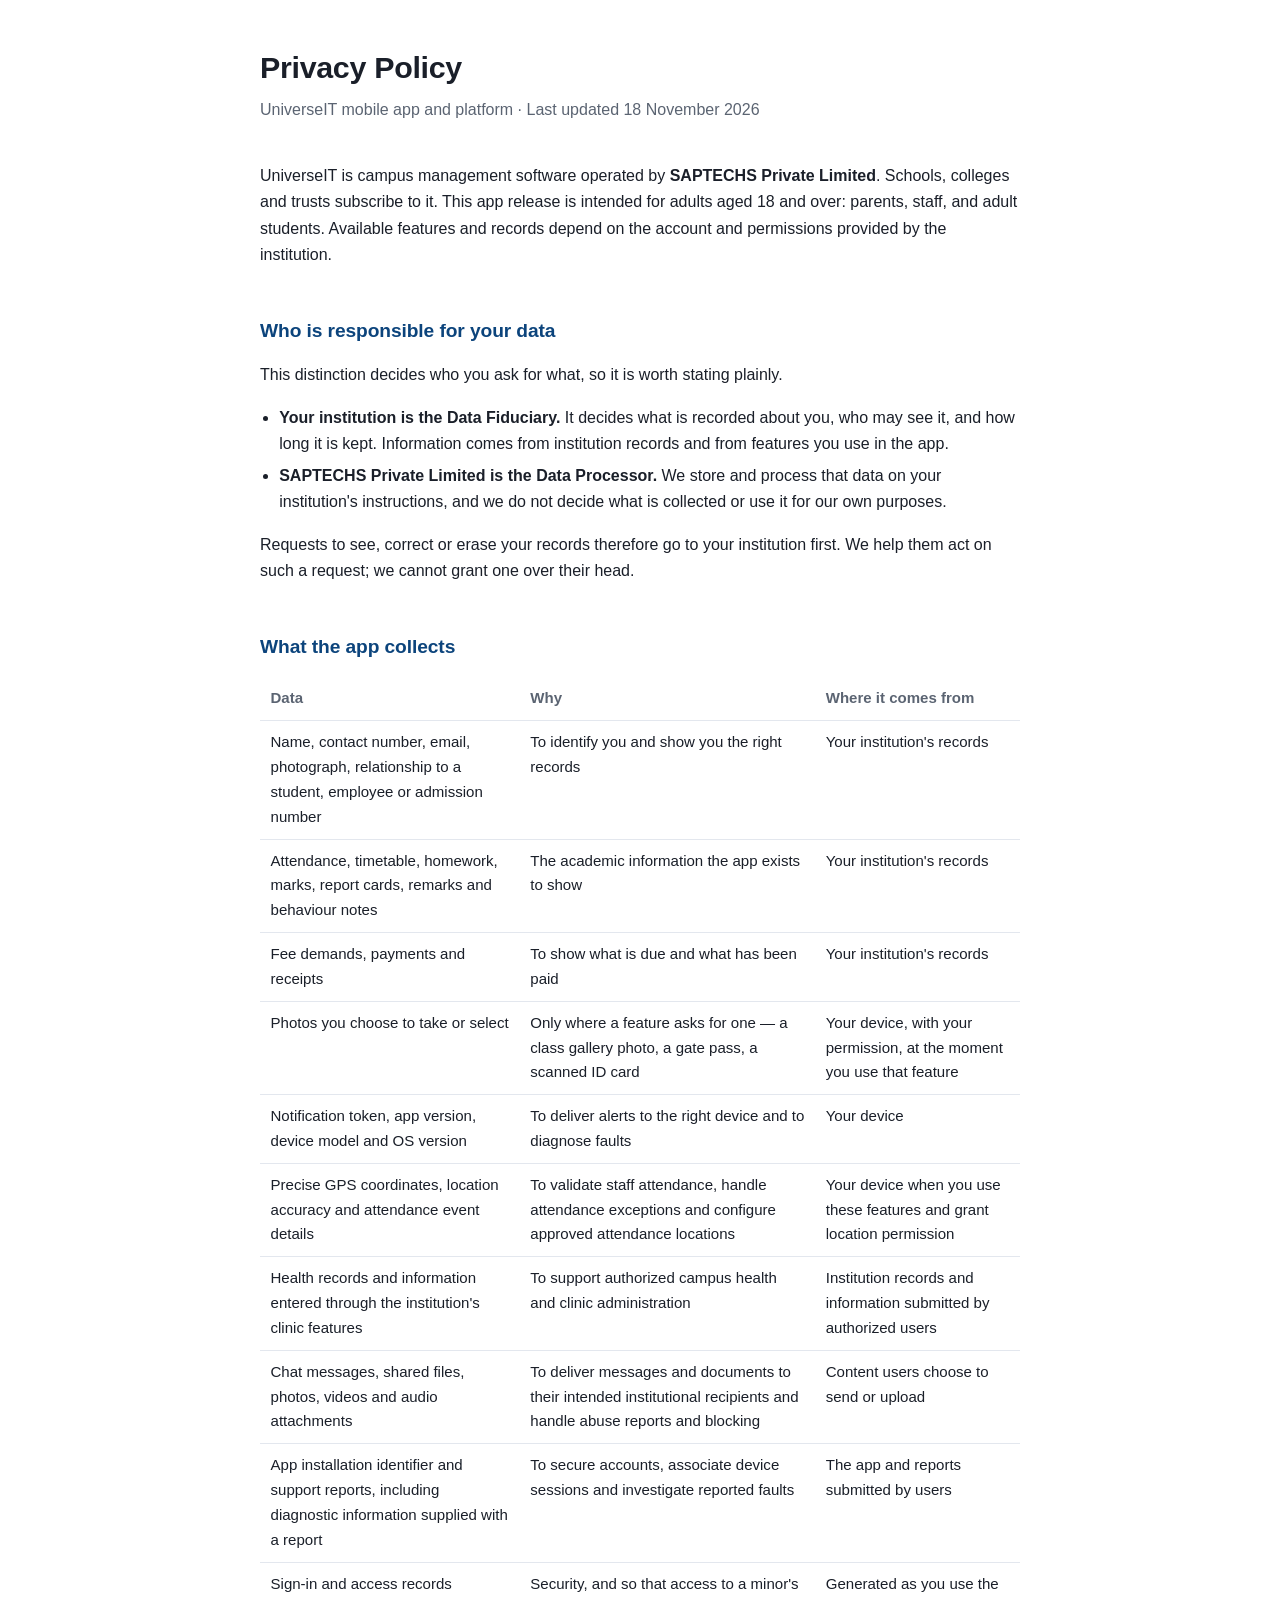
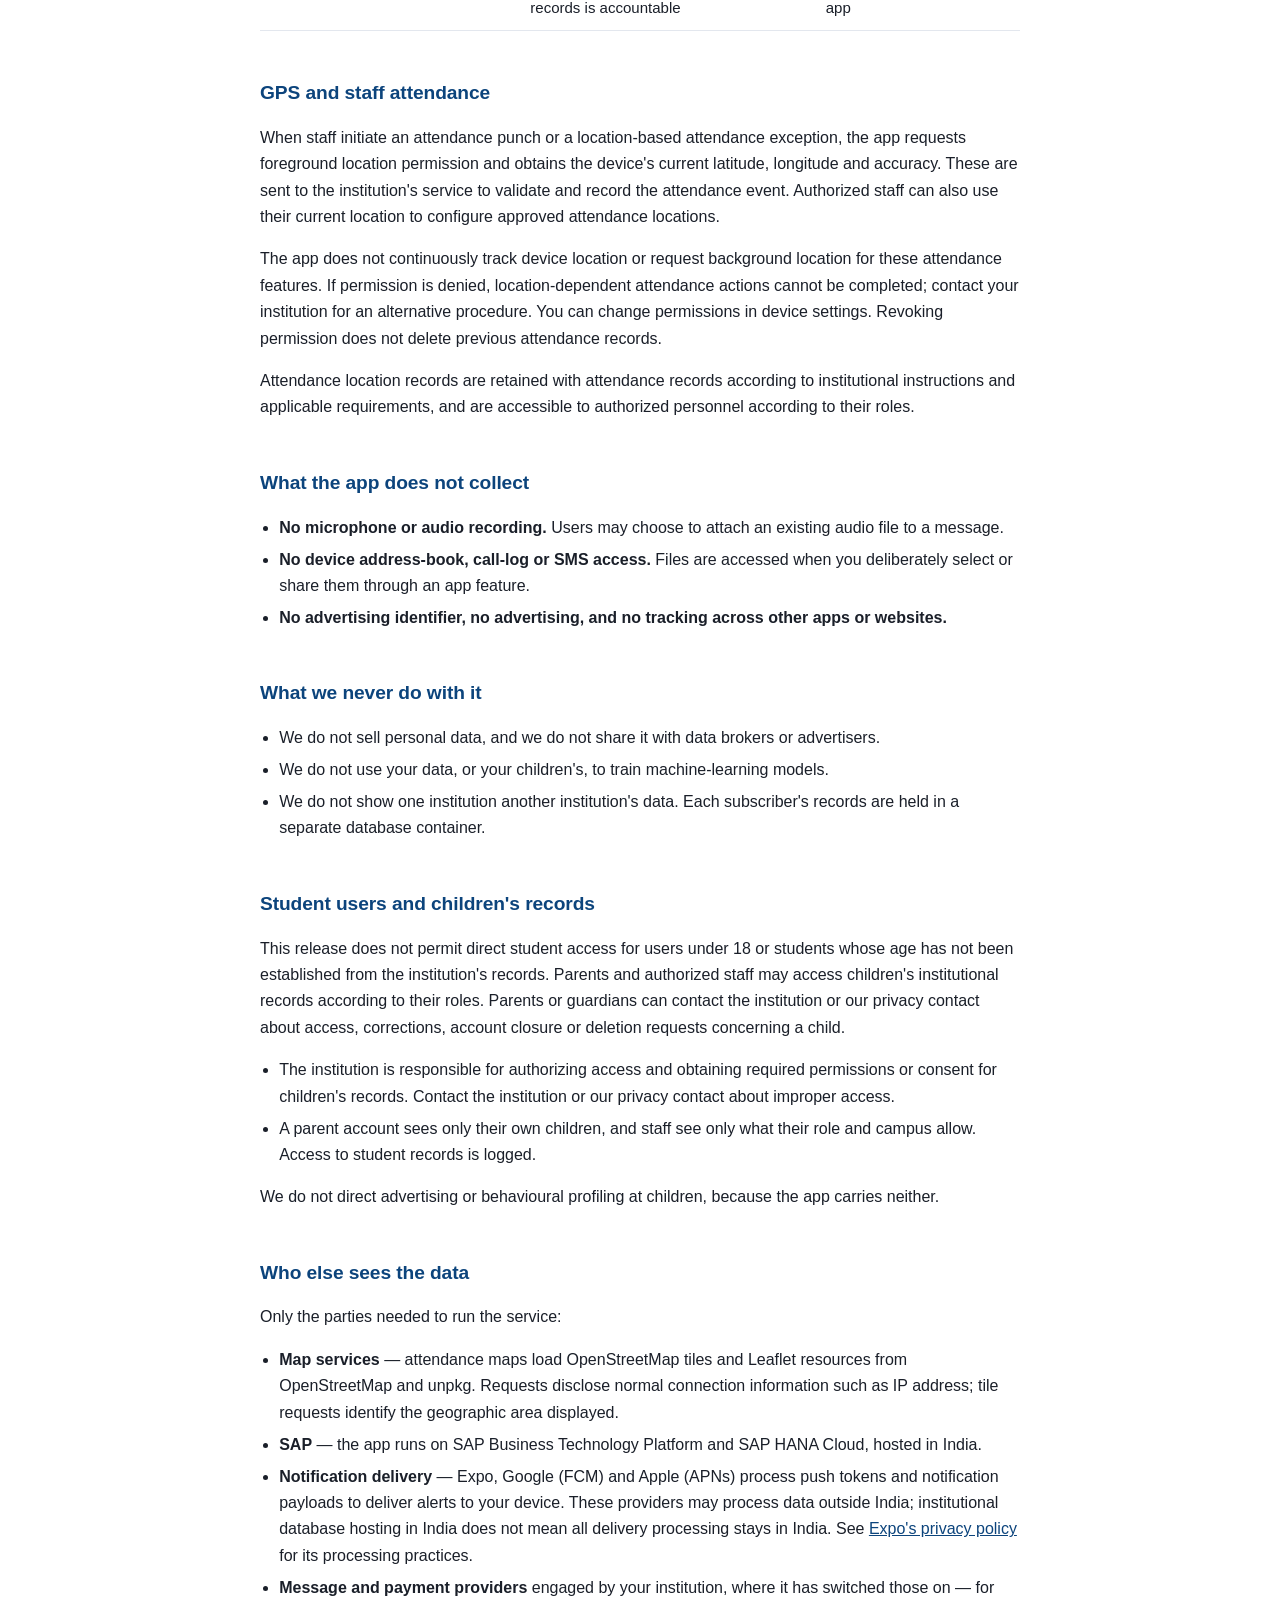
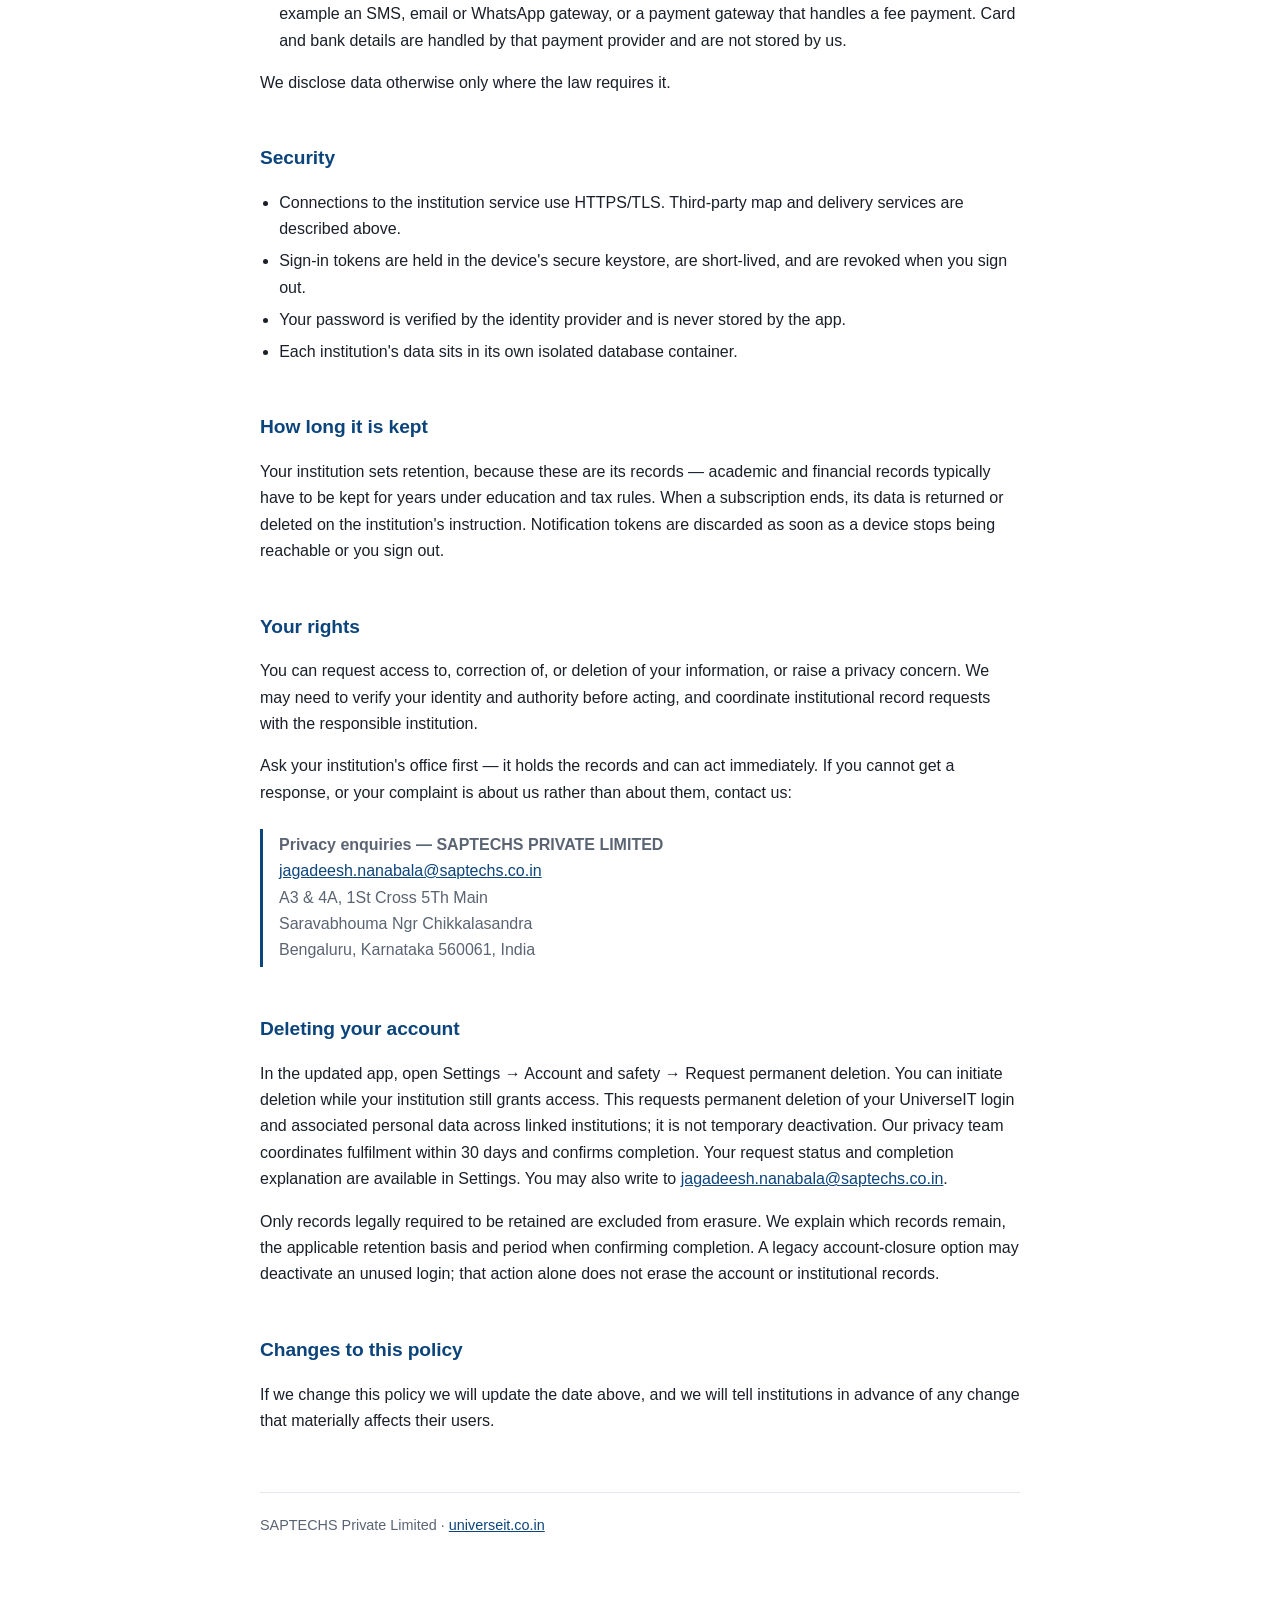
<file: privacy-policy.html>
<!DOCTYPE html>
<html lang="en">
<head>
<meta charset="utf-8">
<meta name="viewport" content="width=device-width, initial-scale=1">
<title>Privacy Policy — UniverseIT</title>
<meta name="description" content="How the UniverseIT mobile app and platform handle personal data.">
<style>
  :root { --ink:#1a1f29; --muted:#5b6472; --navy:#0C447C; --line:#e3e7ee; --bg:#ffffff; }
  @media (prefers-color-scheme: dark) {
    :root:not([data-theme="light"]) { --ink:#e8ebf0; --muted:#a3acbb; --navy:#7fb0e8; --line:#2a3240; --bg:#12161d; }
  }
  :root[data-theme="dark"] { --ink:#e8ebf0; --muted:#a3acbb; --navy:#7fb0e8; --line:#2a3240; --bg:#12161d; }
  * { box-sizing: border-box; }
  body { background: var(--bg); color: var(--ink); margin:0; padding:48px 16px 96px;
         font:16px/1.65 -apple-system,BlinkMacSystemFont,"Segoe UI",Roboto,Helvetica,Arial,sans-serif; }
  main { max-width: 760px; margin: 0 auto; }
  h1 { font-size: 1.9rem; line-height:1.25; margin:0 0 .35em; letter-spacing:-.01em; }
  h2 { font-size: 1.2rem; margin:2.4em 0 .6em; color: var(--navy); letter-spacing:-.005em; }
  h3 { font-size: 1rem; margin:1.6em 0 .4em; }
  .sub { color: var(--muted); margin:0 0 2.5em; }
  table { border-collapse: collapse; width:100%; margin:1em 0; font-size:.94rem; }
  th, td { text-align:left; vertical-align:top; padding:.6em .7em; border-bottom:1px solid var(--line); }
  th { color: var(--muted); font-weight:600; }
  ul { padding-left: 1.2em; }
  li { margin:.35em 0; }
  a { color: var(--navy); }
  .note { border-left:3px solid var(--navy); padding:.2em 0 .2em 1em; margin:1.4em 0; color:var(--muted); }
  footer { margin-top:4em; padding-top:1.5em; border-top:1px solid var(--line); color:var(--muted); font-size:.9rem; }
</style>
</head>
<body>
<main>

<!-- UIT-WHY 2026-11-16: the draft predated GPS staff attendance and production contacts.
     Change: disclose foreground attendance location, adult audience, and supplied company contact details.
     Revert risk: the published notice contradicts the app and retains contact placeholders. -->
<h1>Privacy Policy</h1>
<p class="sub">UniverseIT mobile app and platform · Last updated 18 November 2026</p>

<p>UniverseIT is campus management software operated by <strong>SAPTECHS Private Limited</strong>. Schools,
colleges and trusts subscribe to it. This app release is intended for adults aged 18 and over: parents, staff, and adult students.
Available features and records depend on the account and permissions provided by the institution.</p>

<h2>Who is responsible for your data</h2>
<p>This distinction decides who you ask for what, so it is worth stating plainly.</p>
<ul>
  <li><strong>Your institution is the Data Fiduciary.</strong> It decides what is recorded about you, who may
      see it, and how long it is kept. Information comes from institution records and from features you use in the app.</li>
  <li><strong>SAPTECHS Private Limited is the Data Processor.</strong> We store and process that data on your
      institution's instructions, and we do not decide what is collected or use it for our own purposes.</li>
</ul>
<p>Requests to see, correct or erase your records therefore go to your institution first. We help them act on
such a request; we cannot grant one over their head.</p>

<h2>What the app collects</h2>
<table>
  <tr><th>Data</th><th>Why</th><th>Where it comes from</th></tr>
  <tr><td>Name, contact number, email, photograph, relationship to a student, employee or admission number</td>
      <td>To identify you and show you the right records</td><td>Your institution's records</td></tr>
  <tr><td>Attendance, timetable, homework, marks, report cards, remarks and behaviour notes</td>
      <td>The academic information the app exists to show</td><td>Your institution's records</td></tr>
  <tr><td>Fee demands, payments and receipts</td><td>To show what is due and what has been paid</td>
      <td>Your institution's records</td></tr>
  <tr><td>Photos you choose to take or select</td>
      <td>Only where a feature asks for one — a class gallery photo, a gate pass, a scanned ID card</td>
      <td>Your device, with your permission, at the moment you use that feature</td></tr>
  <tr><td>Notification token, app version, device model and OS version</td>
      <td>To deliver alerts to the right device and to diagnose faults</td><td>Your device</td></tr>
  <tr><td>Precise GPS coordinates, location accuracy and attendance event details</td>
      <td>To validate staff attendance, handle attendance exceptions and configure approved attendance locations</td>
      <td>Your device when you use these features and grant location permission</td></tr>
  <tr><td>Health records and information entered through the institution's clinic features</td>
      <td>To support authorized campus health and clinic administration</td><td>Institution records and information submitted by authorized users</td></tr>
  <tr><td>Chat messages, shared files, photos, videos and audio attachments</td>
      <td>To deliver messages and documents to their intended institutional recipients and handle abuse reports and blocking</td><td>Content users choose to send or upload</td></tr>
  <tr><td>App installation identifier and support reports, including diagnostic information supplied with a report</td>
      <td>To secure accounts, associate device sessions and investigate reported faults</td><td>The app and reports submitted by users</td></tr>
  <tr><td>Sign-in and access records</td><td>Security, and so that access to a minor's records is accountable</td>
      <td>Generated as you use the app</td></tr>
</table>

<h2>GPS and staff attendance</h2>
<p>When staff initiate an attendance punch or a location-based attendance exception, the app requests foreground
location permission and obtains the device's current latitude, longitude and accuracy. These are sent to the
institution's service to validate and record the attendance event. Authorized staff can also use their current
location to configure approved attendance locations.</p>
<p>The app does not continuously track device location or request background location for these attendance features.
If permission is denied, location-dependent attendance actions cannot be completed; contact your institution for
an alternative procedure. You can change permissions in device settings. Revoking permission does not delete
previous attendance records.</p>
<p>Attendance location records are retained with attendance records according to institutional instructions and
applicable requirements, and are accessible to authorized personnel according to their roles.</p>

<h2>What the app does not collect</h2>
<ul>
  <li><strong>No microphone or audio recording.</strong> Users may choose to attach an existing audio file to a message.</li>
  <li><strong>No device address-book, call-log or SMS access.</strong> Files are accessed when you deliberately select or share them through an app feature.</li>
  <li><strong>No advertising identifier, no advertising, and no tracking across other apps or websites.</strong></li>
</ul>

<h2>What we never do with it</h2>
<ul>
  <li>We do not sell personal data, and we do not share it with data brokers or advertisers.</li>
  <li>We do not use your data, or your children's, to train machine-learning models.</li>
  <li>We do not show one institution another institution's data. Each subscriber's records are held in a
      separate database container.</li>
</ul>

<h2>Student users and children's records</h2>
<!-- UIT-WHY 2026-11-16: Jagadeesh selected an adult-only first release; children's records remain institution-managed. -->
<p>This release does not permit direct student access for users under 18 or students whose age has not been established from the institution's records. Parents and authorized staff may access children's institutional records according to their roles. Parents or guardians can contact the institution or our privacy contact about access, corrections, account closure or deletion requests concerning a child.</p>
<ul>
  <li>The institution is responsible for authorizing access and obtaining required permissions or consent
      for children's records. Contact the institution or our privacy contact about improper access.</li>
  <li>A parent account sees only their own children, and staff see only what their role and campus allow.
      Access to student records is logged.</li>
</ul>
<p>We do not direct advertising or behavioural profiling at children, because the app carries neither.</p>

<h2>Who else sees the data</h2>
<p>Only the parties needed to run the service:</p>
<ul>
  <li><strong>Map services</strong> — attendance maps load OpenStreetMap tiles and Leaflet resources from
      OpenStreetMap and unpkg. Requests disclose normal connection information such as IP address;
      tile requests identify the geographic area displayed.</li>
  <li><strong>SAP</strong> — the app runs on SAP Business Technology Platform and SAP HANA Cloud, hosted in India.</li>
  <li><strong>Notification delivery</strong> — Expo, Google (FCM) and Apple (APNs) process push tokens and
      notification payloads to deliver alerts to your device. These providers may process data outside India;
      institutional database hosting in India does not mean all delivery processing stays in India.
      See <a href="https://expo.dev/privacy">Expo's privacy policy</a> for its processing practices.</li>
  <li><strong>Message and payment providers</strong> engaged by your institution, where it has switched those on —
      for example an SMS, email or WhatsApp gateway, or a payment gateway that handles a fee payment. Card and
      bank details are handled by that payment provider and are not stored by us.</li>
</ul>
<p>We disclose data otherwise only where the law requires it.</p>

<h2>Security</h2>
<ul>
  <li>Connections to the institution service use HTTPS/TLS. Third-party map and delivery services are described above.</li>
  <li>Sign-in tokens are held in the device's secure keystore, are short-lived, and are revoked when you sign out.</li>
  <li>Your password is verified by the identity provider and is never stored by the app.</li>
  <li>Each institution's data sits in its own isolated database container.</li>
</ul>

<h2>How long it is kept</h2>
<p>Your institution sets retention, because these are its records — academic and financial records typically
have to be kept for years under education and tax rules. When a subscription ends, its data is returned or
deleted on the institution's instruction. Notification tokens are discarded as soon as a device stops being
reachable or you sign out.</p>

<h2>Your rights</h2>
<p>You can request access to, correction of, or deletion of your information, or raise a privacy concern.
We may need to verify your identity and authority before acting, and coordinate institutional record requests
with the responsible institution.</p>
<p>Ask your institution's office first — it holds the records and can act immediately. If you cannot get a
response, or your complaint is about us rather than about them, contact us:</p>
<p class="note">
  <strong>Privacy enquiries — SAPTECHS PRIVATE LIMITED</strong><br>
  <a href="mailto:jagadeesh.nanabala@saptechs.co.in">jagadeesh.nanabala@saptechs.co.in</a><br>
  A3 &amp; 4A, 1St Cross 5Th Main<br>
  Saravabhouma Ngr Chikkalasandra<br>
  Bengaluru, Karnataka 560061, India
</p>

<h2>Deleting your account</h2>
<p>In the updated app, open Settings → Account and safety → Request permanent deletion. You can initiate deletion while your institution still grants access. This requests permanent deletion of your UniverseIT login and associated personal data across linked institutions; it is not temporary deactivation. Our privacy team coordinates fulfilment within 30 days and confirms completion. Your request status and completion explanation are available in Settings. You may also write to <a href="mailto:jagadeesh.nanabala@saptechs.co.in">jagadeesh.nanabala@saptechs.co.in</a>.</p>
<p>Only records legally required to be retained are excluded from erasure. We explain which records remain, the applicable retention basis and period when confirming completion. A legacy account-closure option may deactivate an unused login; that action alone does not erase the account or institutional records.</p>

<h2>Changes to this policy</h2>
<p>If we change this policy we will update the date above, and we will tell institutions in advance of any change
that materially affects their users.</p>

<footer>
  SAPTECHS Private Limited · <a href="https://universeit.co.in">universeit.co.in</a>
</footer>

</main>
</body>
</html>
</file>
<file: demo/assets/app.css>
:root {
  color-scheme: light;
  --blue: #0c447c;
  --blue-mid: #12558f;
  --orange: #ee7623;
  --ink: #22282e;
  --muted: #5a6570;
  --paper: #ffffff;
  --mist: #f3f7fa;
  --line: #d9e2e9;
  --shadow: 0 20px 52px rgba(12, 68, 124, .12);
  font-family: Inter, Aptos, "Segoe UI", Arial, sans-serif;
  font-synthesis: none;
  text-rendering: optimizeLegibility;
}

* { box-sizing: border-box; }
html { scroll-behavior: smooth; scrollbar-width: none; }
html::-webkit-scrollbar, body::-webkit-scrollbar { width: 0; height: 0; display: none; }
body { margin: 0; min-width: 320px; background: var(--mist); color: var(--ink); }
button, textarea { font: inherit; }
button { cursor: pointer; }
button:focus-visible, a:focus-visible, textarea:focus-visible { outline: 3px solid var(--orange); outline-offset: 3px; }
[hidden] { display: none !important; }

.skip-link { position: absolute; left: 1rem; top: -5rem; z-index: 20; padding: .8rem 1rem; background: white; color: var(--blue); }
.skip-link:focus { top: 1rem; }
.topbar { position: sticky; z-index: 10; top: 0; display: flex; align-items: center; justify-content: space-between; gap: 1.5rem; padding: .55rem clamp(1rem, 4vw, 3.5rem); background: rgba(255,255,255,.97); border-bottom: 1px solid var(--line); backdrop-filter: blur(14px); }
.brand { display: block; flex: 0 1 290px; line-height: 0; }
.brand img { display: block; width: 100%; height: auto; }
.navigation { display: flex; align-items: center; gap: .55rem; }
.nav-button { min-height: 42px; padding: .65rem .95rem; border: 1px solid var(--line); border-radius: 999px; background: white; color: var(--blue); font-weight: 650; transition: background .18s ease, transform .18s ease, border-color .18s ease; }
.nav-button:hover { transform: translateY(-2px); border-color: var(--blue); }
.nav-primary { background: var(--blue); color: white; border-color: var(--blue); }
.nav-primary:hover { background: var(--blue-mid); }
.nav-quiet { color: var(--muted); }

#stage { min-height: calc(100vh - 100px); }
.welcome-screen { min-height: 100vh; min-height: 100dvh; display: grid; place-items: center; padding: 3rem 1.5rem; background: radial-gradient(ellipse at 82% 18%, rgba(18,85,143,.68), transparent 42%), var(--blue); color: white; overflow: hidden; position: relative; }
.welcome-screen::after { content: ""; position: absolute; width: min(40vw, 520px); height: min(40vw, 520px); right: -14vw; bottom: -20vw; border: 1px solid rgba(255,255,255,.13); border-radius: 50%; box-shadow: 0 0 0 48px rgba(255,255,255,.035), 0 0 0 96px rgba(255,255,255,.025); }
.welcome-inner { width: min(100%, 1000px); position: relative; z-index: 1; animation: rise-in .55s cubic-bezier(.2,.75,.25,1) both; }
.welcome-lockup { display: block; width: min(100%, 480px); height: auto; margin-bottom: 1.2rem; }
.welcome-label { margin: 0 0 1.2rem; color: #ffd0ac; font-size: .84rem; font-weight: 800; letter-spacing: .17em; }
.welcome-accent { width: 10px; height: 54px; margin-bottom: .8rem; border-radius: 99px; background: var(--orange); }
.welcome-inner h1 { margin: 0; color: white; font-size: clamp(4rem, 9vw, 7rem); line-height: .95; letter-spacing: -.065em; }
.welcome-subtitle { max-width: 660px; margin: 1rem 0 0; color: rgba(255,255,255,.82); font-size: clamp(1rem, 1.8vw, 1.35rem); line-height: 1.5; }
.continue-button { display: inline-flex; align-items: center; gap: 1rem; margin-top: 2.8rem; padding: .95rem 1.35rem; border: 1px solid rgba(255,255,255,.55); border-radius: 999px; background: transparent; color: white; font-size: 1.05rem; font-weight: 650; transition: background .18s ease, transform .18s ease; }
.continue-button:hover { background: rgba(255,255,255,.12); transform: translateX(4px); }
.continue-button span { color: #ffd4b4; font-size: 1.35rem; }

.page { width: min(100% - 2rem, 1120px); margin: 0 auto; padding: clamp(2.5rem, 6vw, 5rem) 0 5rem; animation: rise-in .35s cubic-bezier(.2,.75,.25,1) both; }
.page-narrow { width: min(100% - 2rem, 850px); }
.eyebrow { margin: 0 0 .85rem; color: var(--orange); font-size: .78rem; font-weight: 800; letter-spacing: .14em; text-transform: uppercase; }
h1, h2, h3, p { margin-top: 0; }
h1 { color: var(--blue); font-size: clamp(2.2rem, 5vw, 4rem); line-height: 1.04; letter-spacing: -.045em; }
h2 { color: var(--blue); font-size: clamp(1.4rem, 2.5vw, 2rem); line-height: 1.16; letter-spacing: -.025em; }
.lead { max-width: 780px; color: var(--muted); font-size: clamp(1.12rem, 2vw, 1.38rem); line-height: 1.55; }
.rule { height: 1px; margin: 2rem 0; border: 0; background: var(--line); }
.button-row { display: flex; flex-wrap: wrap; gap: .8rem; margin-top: 2rem; }
.action-button { display: inline-flex; justify-content: center; align-items: center; gap: .65rem; min-height: 50px; padding: .85rem 1.2rem; border: 1px solid var(--blue); border-radius: 12px; background: var(--blue); color: white; font-weight: 700; text-align: left; transition: transform .18s ease, box-shadow .18s ease, background .18s ease; }
.action-button:hover { transform: translateY(-2px); box-shadow: 0 10px 24px rgba(12,68,124,.18); background: var(--blue-mid); }
.action-secondary { background: white; color: var(--blue); }
.action-secondary:hover { background: #eef5fb; }
.action-text { padding: .35rem .1rem; border: 0; background: transparent; color: var(--blue); font-weight: 750; text-decoration: underline; text-underline-offset: 4px; }

.intro-grid { display: grid; grid-template-columns: minmax(0, 1.05fr) minmax(300px, .95fr); gap: clamp(2rem, 6vw, 5rem); align-items: start; }
.intro-stat { display: flex; align-items: baseline; gap: .85rem; margin: 1.15rem 0; }
.intro-stat strong { color: var(--orange); font-size: clamp(3.4rem, 7vw, 5.5rem); line-height: .9; letter-spacing: -.07em; }
.intro-stat span { color: var(--blue); font-weight: 700; font-size: 1.25rem; }
.credential { color: var(--blue); font-size: 1.2rem; font-weight: 750; line-height: 1.4; }
.work-list { color: var(--ink); line-height: 1.7; }
.award-line { color: var(--blue); font-weight: 750; line-height: 1.5; }
.small-label { margin-bottom: .35rem; color: var(--orange); font-size: .75rem; font-weight: 800; letter-spacing: .12em; text-transform: uppercase; }
.intro-bottom { display: grid; grid-template-columns: 1fr 1fr; gap: 1.5rem 3rem; margin-top: 2rem; padding-top: 1.6rem; border-top: 1px solid var(--line); }
.intro-bottom p { margin-bottom: 0; line-height: 1.55; }
.brand-story { margin-top: 3.4rem; padding: 1.8rem; border-radius: 20px; background: white; box-shadow: var(--shadow); }
.brand-story img { display: block; width: min(100%, 440px); height: auto; margin-bottom: 1.25rem; }
.timeline { display: grid; grid-template-columns: repeat(3, 1fr); gap: 1.3rem; margin: 1.4rem 0 0; }
.timeline-step { position: relative; padding: 1rem 0 0; border-top: 3px solid var(--line); }
.timeline-step:first-child { border-color: var(--orange); }
.timeline-step strong { display: block; margin-bottom: .4rem; color: var(--blue); }
.timeline-step p { margin: 0; color: var(--muted); line-height: 1.45; }
.ux-note { margin-top: 1.8rem; color: var(--muted); font-size: .95rem; }

.question-panel { padding: clamp(1.6rem, 5vw, 3.5rem); border-radius: 24px; background: white; box-shadow: var(--shadow); }
.question-panel h1 { max-width: 900px; }
.question-number { display: flex; align-items: center; gap: .85rem; color: var(--muted); font-size: .9rem; font-weight: 700; }
.question-number span { display: grid; place-items: center; width: 34px; height: 34px; border-radius: 50%; background: var(--orange); color: white; }
.choice-list { display: grid; gap: .75rem; max-width: 780px; margin-top: 2rem; }
.choice-button { display: flex; align-items: center; justify-content: space-between; gap: 1rem; width: 100%; min-height: 64px; padding: 1rem 1.15rem; border: 1px solid var(--line); border-radius: 14px; background: white; color: var(--blue); font-size: 1.04rem; font-weight: 700; text-align: left; transition: border-color .18s ease, transform .18s ease, background .18s ease; }
.choice-button:hover { transform: translateX(4px); border-color: var(--blue); background: #f6f9fc; }
.choice-button .chevron { color: var(--orange); font-size: 1.4rem; }
.two-paths { display: grid; grid-template-columns: 1fr 1fr; gap: 1rem; margin-top: 1.5rem; }
.path-choice { min-height: 150px; display: flex; flex-direction: column; justify-content: space-between; padding: 1.3rem; border: 1px solid var(--line); border-radius: 16px; background: white; color: var(--blue); text-align: left; transition: transform .18s ease, box-shadow .18s ease; }
.path-choice:hover { transform: translateY(-3px); box-shadow: var(--shadow); }
.path-choice strong { font-size: 1.2rem; }
.path-choice span { color: var(--muted); line-height: 1.45; }
.path-choice.featured { border-color: var(--orange); background: #fff9f4; }

.text-entry { display: grid; gap: .8rem; max-width: 780px; margin-top: 1.5rem; }
.text-entry label { color: var(--blue); font-weight: 750; }
.text-entry textarea { width: 100%; min-height: 145px; padding: 1rem; border: 1px solid var(--line); border-radius: 14px; resize: vertical; background: white; color: var(--ink); line-height: 1.5; }
.text-entry small { color: var(--muted); }
.response-quote { margin: 1.2rem 0; padding: 1rem 1.25rem; border-left: 5px solid var(--orange); border-radius: 0 12px 12px 0; background: white; color: var(--blue); font-size: 1.15rem; line-height: 1.5; white-space: pre-wrap; overflow-wrap: anywhere; }

.topic-intro { display: flex; align-items: end; justify-content: space-between; gap: 2rem; margin-bottom: 2rem; }
.topic-intro p { max-width: 520px; margin-bottom: .2rem; color: var(--muted); line-height: 1.5; }
.topic-group { margin-top: 2rem; }
.topic-group summary { display: flex; align-items: center; justify-content: space-between; gap: 1rem; cursor: pointer; list-style: none; }
.topic-group summary::-webkit-details-marker { display: none; }
.topic-group-toggle { display: inline-flex; align-items: center; gap: .55rem; color: var(--muted); font-size: .82rem; font-weight: 650; }
.topic-group-toggle b { display: grid; place-items: center; width: 28px; height: 28px; border-radius: 50%; background: #eef5fb; color: var(--blue); font-size: 1.1rem; transition: transform .18s ease; }
.topic-group[open] .topic-group-toggle b { transform: rotate(45deg); background: #fff0e5; color: var(--orange); }
.topic-group .topic-grid { margin-top: .7rem; }
.topic-grid { display: grid; grid-template-columns: repeat(3, minmax(0, 1fr)); gap: .75rem; }
.topic-button { display: flex; min-height: 112px; flex-direction: column; justify-content: space-between; align-items: flex-start; gap: .8rem; padding: 1.1rem; border: 1px solid var(--line); border-radius: 14px; background: white; color: var(--blue); text-align: left; transition: transform .18s ease, border-color .18s ease, box-shadow .18s ease; }
.topic-button:hover { transform: translateY(-3px); border-color: var(--orange); box-shadow: 0 12px 26px rgba(12,68,124,.1); }
.topic-button strong { font-size: 1rem; }
.topic-button span { color: var(--muted); font-size: .91rem; line-height: 1.38; }
.topic-ask { margin: 1.4rem 0 2rem; padding: 1.3rem 1.5rem; border-left: 5px solid var(--orange); background: white; border-radius: 0 14px 14px 0; color: var(--blue); font-size: clamp(1.15rem, 2.5vw, 1.55rem); font-weight: 750; line-height: 1.4; }
.topic-response { max-width: 850px; color: var(--ink); font-size: 1.12rem; line-height: 1.65; }
.topic-features-title { margin: 1.2rem 0 .65rem; color: var(--muted); font-size: .88rem; font-weight: 750; letter-spacing: .08em; text-transform: uppercase; }
.topic-feature-browser { display: grid; grid-template-columns: minmax(230px, .32fr) minmax(0, .68fr); gap: 1rem; align-items: stretch; }
.topic-feature-options { display: flex; flex-direction: column; gap: .45rem; }
.topic-feature-option { display: grid; grid-template-columns: 2rem 1fr; align-items: center; gap: .55rem; width: 100%; min-height: 52px; padding: .65rem .8rem; border: 1px solid var(--line); border-radius: 12px; background: white; color: var(--blue); text-align: left; cursor: pointer; transition: border-color .16s ease, background .16s ease, transform .16s ease; }
.topic-feature-option:hover { border-color: var(--blue-mid); transform: translateX(2px); }
.topic-feature-option.is-selected { border-color: var(--blue); background: #eaf2f9; box-shadow: inset 3px 0 var(--orange); }
.topic-feature-option strong { font-size: .95rem; line-height: 1.3; }
.topic-feature-index { color: var(--orange); font-size: .75rem; font-weight: 850; letter-spacing: .06em; }
.topic-feature-detail { min-width: 0; min-height: 320px; padding: 1.35rem 1.5rem; border: 1px solid var(--line); border-radius: 16px; background: white; box-shadow: 0 10px 28px rgba(12,68,124,.07); animation: rise-in .18s ease both; }
.topic-feature-detail h2 { margin: .35rem 0 .8rem; color: var(--blue); font-size: clamp(1.35rem, 2.4vw, 2rem); }
.topic-feature-detail > p:not(.small-label) { max-width: 850px; margin: 0; color: var(--muted); font-size: 1.08rem; line-height: 1.65; }
.topic-feature-detail .stack-wrap { grid-template-columns: minmax(210px, .85fr) minmax(210px, 1.15fr); gap: .6rem; margin-top: .2rem; }
.topic-feature-detail .pyramid { min-height: 260px; padding-top: 3.4rem; }
.topic-feature-detail .school-flag { height: 50px; }
.topic-feature-detail .school-flag::after { width: 52px; height: 22px; }
.topic-feature-detail .pyramid-school { height: 75px; padding-top: 20px; }
.topic-feature-detail .pyramid-universe { height: 67px; }
.topic-feature-detail .pyramid-btp { height: 62px; }
.pyramid-layer.is-active { filter: brightness(1.18) drop-shadow(0 0 5px rgba(255,255,255,.9)); transform: scale(1.025); }
.stack-note.is-active { color: var(--blue); }
.stack-note.is-active strong { color: var(--orange); }
.feature-detail-note { display: grid; gap: .4rem; margin-top: 1.3rem; padding: 1rem 1.1rem; border-left: 3px solid var(--orange); border-radius: 0 10px 10px 0; background: #f6f9fc; }
.feature-detail-note strong { color: var(--blue); }
.feature-detail-note span { color: var(--muted); line-height: 1.5; }
.topic-list { display: grid; grid-template-columns: repeat(3, minmax(0, 1fr)); gap: .75rem; margin: .8rem 0; padding: 0; list-style: none; }
.topic-list li { display: flex; min-height: 84px; flex-direction: column; align-items: flex-start; gap: .45rem; padding: .9rem 1rem; border: 1px solid var(--line); border-radius: 13px; background: white; line-height: 1.4; }
.topic-list li::before { display: none; }
.topic-feature-number { color: var(--orange); font-size: .75rem; font-weight: 850; letter-spacing: .08em; }
.topic-next { margin-top: 2rem; padding-top: 1.2rem; border-top: 1px solid var(--line); }
.topic-next p { margin-bottom: .8rem; color: var(--muted); font-size: .95rem; }

.stack-wrap { display: grid; grid-template-columns: minmax(300px, .95fr) minmax(280px, 1.05fr); gap: 2rem; align-items: center; margin-top: 1.5rem; }
.pyramid { position: relative; display: flex; min-height: 370px; flex-direction: column; align-items: center; justify-content: end; padding-top: 4.4rem; }
.school-flag { position: absolute; top: .4rem; left: calc(50% - 2px); width: 4px; height: 67px; background: var(--ink); }
.school-flag::after { content: ""; position: absolute; left: 4px; top: 4px; width: 70px; height: 29px; background: var(--orange); clip-path: polygon(0 0, 100% 0, 78% 50%, 100% 100%, 0 100%); }
.pyramid-layer { display: grid; place-items: center; color: white; font-weight: 800; text-align: center; letter-spacing: .04em; }
.pyramid-school { z-index: 3; width: 36.5%; height: 105px; margin-bottom: -1px; padding-top: 28px; background: var(--orange); clip-path: polygon(50% 0, 100% 100%, 0 100%); }
.pyramid-universe { z-index: 2; width: 69.1%; height: 94px; margin-bottom: -1px; background: var(--blue-mid); clip-path: polygon(23.6% 0, 76.4% 0, 100% 100%, 0 100%); }
.pyramid-btp { z-index: 1; width: 100%; height: 88px; background: var(--blue); clip-path: polygon(15.44% 0, 84.56% 0, 100% 100%, 0 100%); }
.stack-notes { display: grid; gap: 1rem; }
.stack-note { padding-left: 1rem; border-left: 3px solid var(--orange); }
.stack-note strong { display: block; margin-bottom: .25rem; color: var(--blue); }
.stack-note span { color: var(--muted); line-height: 1.45; }
.disclaimer { margin-top: 1.2rem; color: var(--muted); font-size: .82rem; line-height: 1.5; }

.feature-number { color: var(--orange); font-size: clamp(4.5rem, 9vw, 7rem); font-weight: 850; line-height: .9; letter-spacing: -.08em; }
.feature-banner { display: flex; align-items: center; gap: 1.2rem; margin: 1.7rem 0; }
.feature-banner strong { color: var(--blue); font-size: clamp(1.5rem, 3vw, 2.4rem); }
.channel-line { display: flex; flex-wrap: wrap; gap: .55rem; margin: 1.5rem 0; }
.channel-line span { padding: .7rem .95rem; border: 1px solid var(--line); border-radius: 999px; background: white; color: var(--blue); font-weight: 700; }
.feature-rail { display: grid; grid-template-columns: repeat(3, 1fr); gap: 1.2rem; margin-top: 2rem; }
.feature-rail > div { padding-top: .9rem; border-top: 3px solid var(--orange); }
.feature-rail strong { display: block; margin-bottom: .5rem; color: var(--blue); font-size: 1.1rem; }
.feature-rail p { margin: 0; color: var(--muted); line-height: 1.5; }
.principle-layout { display: grid; grid-template-columns: 1fr 1fr; gap: 1.6rem; margin-top: 2rem; }
.principle-layout div { padding: 1.3rem 0; border-top: 3px solid var(--orange); }
.principle-layout strong { display: block; margin-bottom: .5rem; color: var(--blue); font-size: 1.3rem; }
.principle-layout p { margin: 0; color: var(--muted); line-height: 1.5; }

@keyframes rise-in { from { opacity: 0; transform: translateY(12px); } to { opacity: 1; transform: translateY(0); } }
@media (prefers-reduced-motion: reduce) { *, *::before, *::after { scroll-behavior: auto !important; animation-duration: .01ms !important; animation-iteration-count: 1 !important; transition-duration: .01ms !important; } }

@media (max-width: 760px) {
  .topbar { align-items: center; padding: .5rem .8rem; }
  .brand { flex-basis: 164px; }
  .navigation { gap: .3rem; }
  .nav-button { min-height: 38px; padding: .5rem .65rem; font-size: .82rem; }
  .nav-quiet { display: none; }
  .page, .page-narrow { width: min(100% - 1.2rem, 1120px); padding-top: 2rem; }
  .intro-grid, .intro-bottom, .stack-wrap, .principle-layout { grid-template-columns: 1fr; }
  .intro-bottom { gap: 1rem; }
  .timeline { grid-template-columns: 1fr; gap: .9rem; }
  .timeline-step { padding: .8rem 0 0; }
  .topic-intro { display: block; }
  .topic-grid { grid-template-columns: repeat(2, minmax(0, 1fr)); }
  .topic-list { grid-template-columns: repeat(2, minmax(0, 1fr)); }
  .topic-feature-browser { grid-template-columns: 1fr; }
  .topic-feature-options { display: grid; grid-template-columns: repeat(2, minmax(0, 1fr)); }
  .topic-feature-detail { min-height: 240px; }
  .topic-feature-detail .stack-wrap { grid-template-columns: minmax(200px, .9fr) minmax(200px, 1.1fr); }
  .two-paths, .feature-rail { grid-template-columns: 1fr; }
  .path-choice { min-height: 120px; }
  .feature-banner { align-items: flex-start; flex-direction: column; }
}
@media (max-width: 440px) {
  .brand { flex-basis: 125px; }
  .nav-button { padding: .48rem .54rem; }
  .topic-grid { grid-template-columns: 1fr; }
  .topic-list { grid-template-columns: 1fr; }
  .topic-feature-options { grid-template-columns: 1fr; }
  .topic-feature-detail .stack-wrap { grid-template-columns: 1fr; }
  .welcome-inner h1 { font-size: 4rem; }
  .welcome-lockup { width: min(100%, 340px); }
}

/* Presentation mode: keep the whole conversation visible on typical laptop screens. */
@media (min-width: 761px) {
  #stage { min-height: calc(100dvh - 128px); }
  .page { width: min(100% - 3rem, 1320px); padding: clamp(1rem, 2.4vh, 2rem) 0 1.2rem; }
  .page-narrow { width: min(100% - 3rem, 1040px); }
  .eyebrow { margin-bottom: .45rem; }
  h1 { font-size: clamp(2rem, 4vh, 3.35rem); }
  .lead { font-size: clamp(1rem, 1.8vh, 1.2rem); line-height: 1.42; }
  .question-panel { padding: clamp(1.3rem, 3vh, 2.4rem); }
  .question-panel h1 { max-width: 920px; }
  .choice-list { gap: .55rem; margin-top: 1.2rem; }
  .choice-button { min-height: 54px; padding: .75rem 1rem; }
  .topic-intro { margin-bottom: .8rem; }
  .topic-intro h1 { margin-bottom: .3rem; }
  .topic-group { margin-top: .85rem; }
  .topic-groups { display: grid; gap: .55rem; }
  .topic-group { margin: 0; padding: .65rem .9rem; border: 1px solid var(--line); border-radius: 13px; background: white; }
  .topic-group summary { min-height: 38px; color: var(--blue); font-size: 1.05rem; font-weight: 750; }
  .topic-group .topic-grid { margin-top: .55rem; }
  .topic-grid { grid-template-columns: repeat(4, minmax(0, 1fr)); gap: .5rem; }
  .topic-button { min-height: 75px; gap: .35rem; padding: .7rem .8rem; }
  .topic-button strong { font-size: .9rem; }
  .topic-button span { font-size: .78rem; line-height: 1.25; }
  .intro-grid { gap: 2.5rem; }
  .intro-stat { margin: .55rem 0; }
  .intro-stat strong { font-size: clamp(3rem, 6.5vh, 4.7rem); }
  .credential, .work-list { font-size: 1rem; }
  .intro-bottom { margin-top: .7rem; padding-top: .7rem; }
  .brand-story { display: block; margin-top: 1rem; padding: 1rem 1.2rem; }
  .timeline { grid-template-columns: repeat(3, 1fr); gap: 1rem; margin: .2rem 0 0; }
  .timeline-step { padding-top: .55rem; }
  .timeline-step p { font-size: .86rem; line-height: 1.32; }
  .ux-note { grid-column: 1 / -1; margin: 0; font-size: .86rem; }
  .button-row { gap: .6rem; margin-top: 1rem; }
  .action-button { min-height: 44px; padding: .7rem 1rem; }
  .topic-ask { margin: .9rem 0 1rem; padding: .9rem 1.1rem; font-size: 1.15rem; }
  .topic-list { gap: .45rem; margin: .8rem 0; }
  .topic-list li { line-height: 1.35; }
  .topic-next { margin-top: 1rem; padding-top: .7rem; }
  .topic-next .button-row { margin-top: .45rem; }
  .topic-next .nav-button { min-height: 36px; padding: .45rem .7rem; font-size: .83rem; }
  .stack-wrap { margin-top: .4rem; }
  .pyramid { min-height: 300px; }
  .feature-rail, .principle-layout { margin-top: 1rem; }
}

/* Keep the conversation prompt and its choices together in the first view. */
@media (min-width: 761px) {
  .topbar { padding-top: .35rem; padding-bottom: .35rem; }
  .brand { flex-basis: 250px; }
  .page-question { padding-top: clamp(.75rem, 2vh, 1.4rem); padding-bottom: 1rem; }
  .page-question .question-panel { padding: clamp(1.3rem, 2.5vh, 2rem) clamp(1.4rem, 3vw, 2.5rem); }
  .page-question h1 { max-width: 980px; margin-bottom: .6rem; font-size: clamp(2rem, 3.4vw, 3.15rem); line-height: 1.06; }
  .page-question .eyebrow { margin-bottom: .55rem; }
  .page-question .lead { margin-bottom: 0; }
  .page-question .choice-list { grid-template-columns: repeat(2, minmax(0, 1fr)); gap: .75rem; max-width: none; margin-top: 1.2rem; }
  .page-question .choice-button { min-height: 62px; }
  .page-question .two-paths { margin-top: 1.1rem; }
  .page-question .path-choice { min-height: 108px; }
}

@media (min-width: 761px) and (max-height: 780px) {
  .topbar { padding-top: .35rem; padding-bottom: .35rem; }
  .brand { flex-basis: 230px; }
  .nav-button { min-height: 36px; padding: .45rem .75rem; }
  .page { padding-top: .65rem; padding-bottom: .55rem; }
  .topic-group { margin: 0; }
  .topic-button { min-height: 62px; padding: .5rem .65rem; }
  .brand-story { margin-top: .65rem; }
  .timeline-step p { font-size: .78rem; }
}

@media (max-width: 760px) {
  .topic-groups { display: grid; gap: .55rem; }
  .topic-group { margin: 0; padding: .65rem .75rem; border: 1px solid var(--line); border-radius: 12px; background: white; }
  .topic-group summary { min-height: 36px; color: var(--blue); font-weight: 750; }
  .topic-group-toggle { font-size: .72rem; }
  .topic-group .topic-grid { margin-top: .5rem; }
  .topic-grid { grid-template-columns: repeat(2, minmax(0, 1fr)); }
  .topic-button { min-height: 82px; }
}

/* Persistent presenter controls stay together above the footer. */
.bottom-dock:not([hidden]) {
  position: fixed;
  z-index: 15;
  right: 0;
  bottom: 0;
  left: 0;
  display: flex;
  align-items: center;
  justify-content: flex-start;
  gap: .75rem;
  min-height: 62px;
  padding: .55rem 1rem;
  border-top: 1px solid var(--line);
  background: rgba(255,255,255,.97);
  box-shadow: 0 -8px 26px rgba(12,68,124,.07);
  backdrop-filter: blur(14px);
}
.restart-control { margin-right: auto; flex: 0 0 auto; }
.dock-standard { display: flex; align-items: center; justify-content: flex-end; gap: .55rem; flex: 0 0 auto; }
.page-actions { position: static; display: flex; align-items: center; justify-content: flex-end; flex-wrap: wrap; gap: .55rem; max-width: none; overflow: visible; }
.page-actions:empty { display: none; }
.page-actions .action-button, .page-actions .nav-button, .page-actions .choice-button { width: auto; min-width: 0; min-height: 44px; padding: .55rem .85rem; border-radius: 12px; font-size: .88rem; white-space: nowrap; }
.page-actions .choice-button { justify-content: center; border-color: var(--blue); background: var(--blue); color: white; }
.page-actions .choice-button .chevron { color: #ffd0ac; }
.page-actions .choice-button:hover { background: var(--blue-mid); }
.bottom-dock .nav-button { min-width: 116px; }
#stage { min-height: calc(100dvh - 174px); }
.page { padding-bottom: 4.5rem; }

@media (max-width: 760px) {
  .bottom-dock:not([hidden]) { bottom: 0; display: flex; flex-wrap: wrap; justify-content: flex-start; min-height: 62px; gap: .3rem; padding: .4rem .6rem; }
  .dock-standard { order: 0; }
  .page-actions { order: 1; position: static; justify-self: auto; width: auto; max-width: none; justify-content: flex-end; flex-wrap: wrap; overflow: visible; }
  .bottom-dock .nav-button { min-width: 0; padding: .5rem .72rem; font-size: .82rem; }
  .page-actions .action-button, .page-actions .nav-button, .page-actions .choice-button { min-height: 38px; padding: .4rem .62rem; font-size: .76rem; }
  #stage { min-height: calc(100dvh - 196px); }
  .page, .page-narrow { padding-bottom: 7rem; }
}

/* Flat, searchable flow picker. */
.sr-only { position: absolute; width: 1px; height: 1px; padding: 0; margin: -1px; overflow: hidden; clip: rect(0, 0, 0, 0); white-space: nowrap; border: 0; }
.topic-search { position: relative; display: block; width: min(100%, 760px); margin: .2rem 0 1.2rem; }
.topic-search input { width: 100%; min-height: 54px; padding: .8rem 1.2rem .8rem 3rem; border: 1px solid var(--line); border-radius: 999px; background: white; color: var(--ink); font-size: 1rem; box-shadow: 0 8px 24px rgba(12,68,124,.06); }
.topic-search input:focus { border-color: var(--blue); outline: 3px solid rgba(18,85,143,.14); }
.topic-search-icon { position: absolute; left: 1.1rem; top: 50%; color: var(--blue); font-size: 1.5rem; line-height: 1; transform: translateY(-55%); pointer-events: none; }
.topic-pill-list { display: flex; flex-wrap: wrap; align-items: center; gap: .7rem; }
.topic-pill { display: inline-flex; align-items: center; justify-content: flex-start; gap: .55rem; min-height: 48px; max-width: 100%; padding: .65rem 1rem; border: 1px solid var(--line); border-radius: 999px; background: white; color: var(--blue); text-align: left; box-shadow: 0 5px 16px rgba(12,68,124,.045); transition: transform .16s ease, border-color .16s ease, box-shadow .16s ease, background .16s ease; }
.topic-pill:hover { transform: translateY(-2px); border-color: var(--orange); background: #fffaf6; box-shadow: 0 9px 20px rgba(12,68,124,.1); }
.topic-pill strong { font-size: .95rem; white-space: nowrap; }
.topic-pill span { color: var(--muted); font-size: .78rem; white-space: nowrap; }
.topic-pill span::before { content: "·"; margin-right: .5rem; color: var(--orange); font-weight: 800; }
.topic-empty { margin: .6rem 0; color: var(--muted); }
.topic-pill[hidden] { display: none !important; }

/* Vertical selectors with a persistent explanation panel for every browseable list. */
.topic-menu-browser, .story-browser, .quick-tour-browser, .choice-browser { display: grid; grid-template-columns: minmax(230px, .72fr) minmax(0, 1.28fr); gap: 1rem; align-items: stretch; }
.topic-menu-browser { margin-top: .8rem; }
.topic-pill-list { display: grid; align-content: start; gap: .42rem; max-height: min(58vh, 540px); overflow-y: auto; padding: .1rem .3rem .1rem 0; }
.topic-pill { display: grid; justify-items: start; width: 100%; min-height: 54px; padding: .62rem .85rem; border-radius: 11px; }
.topic-pill strong { white-space: normal; }
.topic-pill span { white-space: normal; }
.topic-pill span::before { content: none; }
.topic-pill.is-selected { border-color: var(--blue); background: #eaf2f9; box-shadow: inset 3px 0 var(--orange); }
.topic-menu-detail, .story-detail, .quick-tour-detail, .choice-detail { display: flex; min-height: 340px; flex-direction: column; align-items: flex-start; justify-content: center; padding: clamp(1.35rem, 3vw, 2.5rem); border: 1px solid var(--line); border-radius: 18px; background: white; box-shadow: var(--shadow); }
.topic-menu-detail h2, .story-detail h2, .quick-tour-detail h2, .choice-detail h2 { margin: .25rem 0 .75rem; font-size: clamp(1.6rem, 2.7vw, 2.5rem); }
.topic-menu-detail > p:not(.small-label), .story-detail > p:not(.small-label), .quick-tour-detail > p, .choice-detail > p { max-width: 760px; color: var(--muted); font-size: clamp(1rem, 1.5vw, 1.2rem); line-height: 1.6; }
.topic-menu-detail .action-button, .quick-tour-detail .action-button, .choice-detail .action-button { margin-top: .7rem; }
.topic-intro + .topic-search { margin-bottom: .9rem; }
.story-options, .quick-tour-options, .choice-options { display: flex; flex-direction: column; align-content: start; gap: .5rem; }
.story-option, .quick-tour-option, .choice-option { display: flex; align-items: center; gap: .75rem; width: 100%; min-height: 58px; padding: .8rem 1rem; border: 1px solid var(--line); border-left: 4px solid transparent; border-radius: 12px; background: white; color: var(--blue); text-align: left; font-weight: 750; }
.story-option span { color: var(--orange); font-size: .8rem; letter-spacing: .08em; }
.story-option.is-selected, .quick-tour-option.is-selected, .choice-option.is-selected { border-color: #b9ccdc; border-left-color: var(--orange); background: #fff4eb; }
.quick-tour-detail, .choice-detail { min-height: 260px; }
.choice-browser { margin-top: 1.1rem; }
.page-question .question-panel { max-width: none; }
.sap-detail-metric { display: flex; flex-direction: column; margin: .15rem 0 .7rem; color: var(--orange); font-size: clamp(2.5rem, 6vw, 5rem); font-weight: 850; letter-spacing: -.06em; line-height: 1; }
.sap-detail-metric span { margin-top: .45rem; color: var(--muted); font-size: 1rem; font-weight: 650; letter-spacing: 0; }
.page-topic-menu .topic-pill-list { display: flex; flex-wrap: wrap; align-items: center; gap: .7rem; max-height: none; overflow: visible; padding: 0; }
.page-topic-menu .topic-pill { display: inline-flex; align-items: center; justify-items: initial; justify-content: flex-start; gap: .55rem; width: auto; min-height: 48px; max-width: 100%; padding: .65rem 1rem; border-radius: 999px; }
.page-topic-menu .topic-pill strong { white-space: nowrap; }
.page-topic-menu .topic-pill span { white-space: nowrap; }
.page-topic-menu .topic-pill span::before { content: "·"; margin-right: .5rem; color: var(--orange); font-weight: 800; }

@media (max-width: 760px) {
  .topic-search { width: 100%; margin-bottom: .9rem; }
  .topic-search input { min-height: 48px; font-size: .94rem; }
  .topic-pill-list { gap: .5rem; }
  .topic-pill { min-height: 44px; gap: .4rem; padding: .55rem .8rem; }
  .topic-pill strong { font-size: .86rem; }
  .topic-pill span { font-size: .72rem; }
  .page-topic-menu .topic-pill-list { gap: .5rem; }
  .page-topic-menu .topic-pill { min-height: 44px; gap: .4rem; padding: .55rem .8rem; }
  .page-topic-menu .topic-pill strong { font-size: .86rem; }
  .page-topic-menu .topic-pill span { font-size: .72rem; }
  .topic-menu-browser, .story-browser, .quick-tour-browser, .choice-browser { grid-template-columns: 1fr; gap: .65rem; }
  .topic-pill-list { max-height: 30vh; }
  .topic-menu-detail, .story-detail, .quick-tour-detail, .choice-detail { min-height: 210px; padding: 1.1rem; }
}

/* Clickable product rail with a live detail panel. */
.product-browser { display: grid; grid-template-columns: minmax(260px, .72fr) minmax(0, 1.28fr); gap: 1rem; align-items: stretch; margin: 1.25rem 0 .5rem; }
.product-options { display: grid; align-content: start; gap: .5rem; }
.product-option { display: grid; gap: .22rem; width: 100%; padding: .82rem 1rem; border: 1px solid var(--line); border-left: 4px solid transparent; border-radius: 12px; background: white; color: var(--blue); text-align: left; transition: border-color .16s ease, background .16s ease, transform .16s ease; }
.product-option:hover { transform: translateX(3px); border-color: #a9bfd2; }
.product-option.is-selected { border-color: #b9ccdc; border-left-color: var(--orange); background: #fff; box-shadow: 0 8px 22px rgba(12,68,124,.08); }
.product-option strong { font-size: .98rem; }
.product-option span { color: var(--muted); font-size: .8rem; }
.product-detail { min-height: 320px; padding: clamp(1.5rem, 3vw, 2.5rem); border: 1px solid var(--line); border-radius: 20px; background: white; box-shadow: var(--shadow); }
.product-detail h2 { margin-bottom: .7rem; font-size: clamp(1.8rem, 3vw, 2.7rem); }
.product-detail .small-label { margin: .2rem 0 .8rem; }
.product-detail .lead { line-height: 1.55; }
.universe-story-grid { display: grid; grid-template-columns: repeat(3, minmax(0, 1fr)); gap: 1rem; margin: 1.5rem 0 1rem; }
.universe-story-grid article { min-height: 180px; padding: 1.3rem; border-top: 3px solid var(--orange); border-radius: 0 0 14px 14px; background: white; box-shadow: 0 10px 30px rgba(12,68,124,.07); }
.story-marker { color: var(--orange); font-size: .8rem; font-weight: 850; letter-spacing: .12em; }
.story-strapline { margin: -.25rem 0 .55rem; color: var(--blue); font-size: clamp(1.25rem, 2.2vw, 1.7rem); font-weight: 750; }
.universe-story-grid h2 { margin: .7rem 0 .45rem; font-size: 1.2rem; }
.universe-story-grid p, .story-team span { color: var(--muted); line-height: 1.45; }
.story-team { display: flex; align-items: baseline; gap: .75rem; margin: .8rem 0 0; padding: .85rem 1rem; border-radius: 12px; background: #eaf2f8; }
.story-team strong { color: var(--blue); white-space: nowrap; }
.story-team span { font-size: .92rem; }
.sap-capabilities { margin-top: 1.6rem; }
.disclaimer a { color: var(--blue); text-underline-offset: 3px; }
.sap-scale-stats { display: grid; grid-template-columns: repeat(3, minmax(0, 1fr)); gap: .8rem; margin: .85rem 0 1rem; }
.sap-scale-stats > div { display: flex; align-items: baseline; gap: .55rem; padding: .65rem .85rem; border: 1px solid var(--line); border-top: 3px solid var(--orange); border-radius: 0 0 11px 11px; background: white; }
.sap-scale-stats strong { color: var(--blue); font-size: clamp(1.25rem, 2.2vw, 1.8rem); font-weight: 850; letter-spacing: -.04em; white-space: nowrap; }
.sap-scale-stats span { color: var(--muted); font-size: .86rem; line-height: 1.25; }
.sap-overview-browser { display: grid; grid-template-columns: minmax(250px, .68fr) minmax(0, 1.32fr); gap: 1rem; align-items: stretch; margin: .8rem 0 .75rem; }
.sap-overview-options { display: grid; align-content: stretch; gap: .55rem; }
.sap-overview-option { display: flex; align-items: center; gap: .8rem; width: 100%; min-height: 74px; padding: .85rem 1rem; border: 1px solid var(--line); border-left: 4px solid transparent; border-radius: 12px; background: white; color: var(--blue); text-align: left; transition: border-color .16s ease, background .16s ease, transform .16s ease; }
.sap-overview-option:hover { transform: translateX(3px); border-color: #afc4d7; }
.sap-overview-option.is-selected { border-color: #b9ccdc; border-left-color: var(--orange); background: #fff4eb; }
.sap-option-index { color: var(--orange); font-size: 1rem; font-weight: 850; letter-spacing: .06em; }
.sap-overview-option strong, .sap-overview-option small { display: block; }
.sap-overview-option strong { margin-bottom: .18rem; font-size: .98rem; }
.sap-overview-option small { color: var(--muted); font-size: .78rem; line-height: 1.3; }
.sap-overview-detail { display: flex; min-height: clamp(290px, 37vh, 390px); flex-direction: column; justify-content: center; padding: clamp(1.35rem, 3vw, 2.6rem); border: 1px solid var(--line); border-radius: 18px; background: white; box-shadow: var(--shadow); }
.sap-overview-detail .small-label { margin-bottom: .55rem; color: var(--orange); }
.sap-overview-detail h2 { max-width: 760px; margin-bottom: .8rem; font-size: clamp(1.7rem, 3vw, 2.6rem); }
.sap-detail-summary { max-width: 760px; margin-bottom: 1.2rem; color: var(--muted); font-size: clamp(1rem, 1.6vw, 1.2rem); line-height: 1.55; }
.sap-detail-tags { display: flex; flex-wrap: wrap; gap: .5rem; }
.sap-detail-tags span { padding: .5rem .72rem; border: 1px solid var(--line); border-radius: 999px; background: var(--mist); color: var(--blue); font-size: .82rem; font-weight: 700; }
.intro-product-layout { display: grid; grid-template-columns: minmax(320px, .82fr) minmax(0, 1.58fr); gap: 1.2rem; align-items: stretch; }
.founder-panel { padding: clamp(1.2rem, 2.2vw, 1.8rem); border: 1px solid var(--line); border-radius: 20px; background: white; box-shadow: var(--shadow); }
.founder-panel h1 { margin-bottom: .55rem; font-size: clamp(2.3rem, 4vw, 3.4rem); }
.founder-panel .intro-stat { margin: .6rem 0; }
.founder-panel .intro-stat strong { font-size: clamp(3.2rem, 5vw, 4.3rem); }
.founder-panel .credential { margin-bottom: .85rem; font-size: 1rem; }
.founder-panel .small-label { margin: .7rem 0 .2rem; }
.founder-panel .work-list { margin-bottom: .4rem; font-size: .9rem; line-height: 1.45; }
.founder-education { margin: .65rem 0 0; color: var(--muted); font-size: .85rem; }
.product-family-panel { min-width: 0; padding: .35rem .2rem; }
.product-family-panel .eyebrow { margin-bottom: .35rem; }
.product-family-panel h2 { margin-bottom: .25rem; font-size: clamp(1.5rem, 2.4vw, 2.2rem); }
.product-prompt { margin-bottom: .4rem; color: var(--muted); font-size: .85rem; }
.product-family-panel .product-browser { grid-template-columns: minmax(215px, .82fr) minmax(0, 1.18fr); gap: .65rem; margin: .55rem 0; }
.product-family-panel .product-options { gap: .4rem; }
.product-family-panel .product-option { padding: .65rem .8rem; }
.product-family-panel .product-option strong { font-size: .9rem; }
.product-family-panel .product-option span { font-size: .74rem; }
.product-family-panel .product-detail { min-height: 0; padding: 1.25rem; }
.product-family-panel .product-detail h2 { margin-bottom: .5rem; font-size: clamp(1.5rem, 2.5vw, 2.2rem); }
.product-family-panel .product-detail .lead { font-size: .98rem; }
.page-founder .intro-grid { align-items: stretch; }
.page-founder .intro-grid { grid-template-columns: minmax(0, .92fr) minmax(0, 1.08fr); gap: clamp(1.2rem, 3vw, 2.5rem); }
.page-founder { padding-top: clamp(.55rem, 1.1vh, .85rem); }
.page-founder .eyebrow { margin: 0; }
.founder-highlights { margin-top: .9rem; padding: .9rem 1rem; border-left: 4px solid var(--orange); border-radius: 0 14px 14px 0; background: white; box-shadow: 0 8px 22px rgba(12,68,124,.06); }
.founder-highlights .small-label { margin: .1rem 0 .3rem; }
.founder-highlights .credential { margin: 0 0 .65rem; font-size: 1rem; line-height: 1.45; }
.founder-highlights .award-line { margin: 0; font-size: 1.05rem; line-height: 1.5; }
.founder-languages { margin-top: .8rem; padding: .7rem .85rem; border-radius: 12px; background: #fff4eb; }
.founder-languages .small-label { margin: 0 0 .25rem; color: var(--orange); }
.founder-languages .work-list { margin: 0; color: var(--blue); font-size: .88rem; font-weight: 700; line-height: 1.45; }
.founder-profile { display: flex; flex-direction: column; align-items: flex-start; }
.founder-profile .founder-languages { width: 100%; margin-top: auto; }
.founder-interests { margin-top: .8rem; padding: .7rem .85rem; border-radius: 12px; background: #fff4eb; }
.founder-interests .small-label { margin: 0 0 .25rem; color: var(--orange); }
.founder-interests p:last-child { margin: 0; color: var(--blue); font-size: .88rem; font-weight: 700; line-height: 1.45; }
.founder-interests span { padding: 0 .2rem; color: var(--orange); }
.global-work-panel { min-width: 0; padding: 1.1rem; border: 1px solid var(--line); border-radius: 18px; background: white; box-shadow: var(--shadow); }
.global-work-panel .small-label { margin-bottom: .2rem; }
.global-work-panel h2 { margin-bottom: .25rem; font-size: clamp(1.25rem, 2vw, 1.7rem); }
.company-prompt { margin-bottom: .7rem; color: var(--muted); font-size: .82rem; }
.global-work-browser { display: grid; grid-template-columns: minmax(130px, .58fr) minmax(0, 1.42fr); gap: .55rem; align-items: stretch; }
.company-options { display: grid; align-content: start; gap: .35rem; }
.company-group-label { margin: .35rem 0 .05rem; color: var(--muted); font-size: .65rem; font-weight: 800; letter-spacing: .12em; line-height: 1.2; text-transform: uppercase; }
.company-option { display: flex; min-height: 43px; align-items: center; gap: .6rem; padding: .4rem .6rem; border: 1px solid var(--line); border-radius: 9px; background: white; color: var(--blue); font-weight: 700; text-align: left; transition: border-color .16s ease, background .16s ease; }
.company-option-logo { display: block; width: 72px; height: 25px; flex: 0 0 72px; object-fit: contain; }
.company-option-wordmark { display: block; width: 72px; flex: 0 0 72px; color: var(--blue); font-size: .78rem; font-weight: 800; letter-spacing: -.03em; }
.company-option-label { overflow: hidden; color: var(--blue); font-size: .8rem; font-weight: 700; text-overflow: ellipsis; white-space: nowrap; }
.company-option:hover { border-color: var(--orange); background: #fffaf6; }
.company-option.is-selected { border-color: var(--orange); background: #fff4eb; }
.company-detail { padding: 1rem; border-radius: 13px; background: var(--mist); }
.company-detail-logo { display: flex; min-height: 55px; align-items: center; margin: 0 0 .35rem; }
.company-detail-logo img { display: block; max-width: min(100%, 220px); max-height: 54px; object-fit: contain; object-position: left center; }
.company-detail .small-label { margin: 0 0 .5rem; }
.company-detail h3 { margin: 0 0 .55rem; color: var(--blue); font-size: 1.3rem; }
.company-detail p:last-child { margin: 0; color: var(--muted); font-size: .92rem; line-height: 1.5; }
.company-route, .company-note { margin: .45rem 0 0; color: var(--muted); font-size: .86rem; line-height: 1.45; }
.company-note { padding-top: .55rem; border-top: 1px solid var(--line); color: var(--blue); }
.company-summary { margin: .75rem 0 .55rem; color: var(--ink); font-size: .92rem; line-height: 1.55; }
.company-source { color: var(--blue); font-size: .78rem; font-weight: 700; text-underline-offset: 3px; }
.company-options { max-height: min(55vh, 510px); overflow-y: auto; padding-right: .2rem; }
.page-saptechs .saptechs-heading { max-width: 980px; margin-bottom: 1rem; }
.page-saptechs .product-family-panel { margin-top: .9rem; padding: 1rem 1.2rem; border: 1px solid var(--line); border-radius: 20px; background: white; box-shadow: var(--shadow); }
.page-saptechs .product-family-panel .product-browser { margin: .5rem 0 0; }
.page-saptechs .product-family-panel .product-detail { min-height: 320px; }
.page-role-journey { width: min(100% - 2rem, 1280px); padding: clamp(.65rem, 1.2vh, 1rem) 0 .45rem; }
.page-role-journey .eyebrow { margin-bottom: .3rem; }
.role-journey-intro { display: flex; align-items: end; justify-content: space-between; gap: 1.5rem; margin-bottom: .7rem; }
.role-journey-intro h1 { max-width: 820px; margin-bottom: 0; font-size: clamp(1.9rem, 3.6vw, 3.2rem); }
.role-journey-intro > p { max-width: 400px; margin: 0 0 .2rem; color: var(--muted); font-size: 1rem; line-height: 1.45; }
.role-journey-layout { display: grid; grid-template-columns: minmax(230px, .34fr) minmax(0, .66fr); gap: .8rem; align-items: stretch; }
.role-options { display: grid; align-content: start; gap: .4rem; }
.role-option { display: flex; min-height: 48px; flex-direction: column; justify-content: center; gap: .12rem; padding: .45rem .75rem; border: 1px solid var(--line); border-radius: 11px; background: white; color: var(--blue); text-align: left; transition: border-color .16s ease, background .16s ease, transform .16s ease; }
.role-option:hover { transform: translateX(2px); border-color: var(--blue-mid); }
.role-option.is-selected { border-color: #b9ccdc; background: #fff4eb; box-shadow: inset 3px 0 var(--orange); }
.role-option strong { font-size: .91rem; line-height: 1.2; }
.role-option span { color: var(--muted); font-size: .75rem; line-height: 1.2; }
.role-detail { display: flex; min-width: 0; flex-direction: column; padding: .9rem 1.05rem; border: 1px solid var(--line); border-radius: 17px; background: white; box-shadow: var(--shadow); }
.role-detail-head { display: flex; align-items: center; justify-content: space-between; gap: 1rem; margin-bottom: .55rem; }
.role-detail-head .small-label { margin: 0 0 .2rem; }
.role-detail-head h2 { margin: 0; font-size: clamp(1.35rem, 2.2vw, 1.85rem); }
.role-subtitle { padding: .4rem .65rem; border: 1px solid var(--line); border-radius: 999px; background: var(--mist); color: var(--muted); font-size: .78rem; font-weight: 700; white-space: nowrap; }
.role-daily { margin: 0 0 .6rem; }
.role-daily .small-label { margin-bottom: .2rem; }
.role-daily p:last-child, .role-peaceful p:last-child { margin: 0; color: var(--muted); font-size: .91rem; line-height: 1.45; }
.role-peaceful { margin-bottom: .7rem; padding: .65rem .8rem; border-left: 3px solid var(--orange); border-radius: 0 11px 11px 0; background: var(--mist); }
.role-peaceful .small-label { margin-bottom: .2rem; }
.role-helps > .small-label { margin-bottom: .25rem; }
.role-help-list { display: grid; gap: .28rem; }
.role-help-item { display: grid; grid-template-columns: minmax(115px, .27fr) minmax(0, .73fr); gap: .55rem; padding: .35rem 0; border-top: 1px solid var(--line); }
.role-help-item strong { color: var(--blue); font-size: .83rem; line-height: 1.35; }
.role-help-item p { margin: 0; color: var(--muted); font-size: .82rem; line-height: 1.4; }
.role-timeback { display: flex; gap: .5rem; align-items: baseline; margin: auto 0 0; padding-top: .55rem; border-top: 1px solid var(--line); color: var(--blue); font-size: .82rem; line-height: 1.4; }
.role-timeback strong { flex: 0 0 auto; color: var(--orange); }
.page-role-journey .button-row { margin-top: .55rem; }

@media (max-width: 760px) {
  .role-journey-intro { display: block; }
  .role-journey-intro > p { margin-top: .45rem; }
  .role-journey-layout { grid-template-columns: 1fr; }
  .role-options { grid-template-columns: repeat(2, minmax(0, 1fr)); }
  .role-option { min-height: 56px; }
  .global-work-browser { grid-template-columns: 1fr; }
  .company-options { max-height: 200px; grid-template-columns: repeat(2, minmax(0, 1fr)); overflow-y: auto; }
  .global-work-panel { padding: .85rem; }
  .sap-scale-stats { grid-template-columns: 1fr; gap: .45rem; }
  .sap-scale-stats > div { min-height: 54px; }
  .sap-overview-browser { grid-template-columns: 1fr; gap: .65rem; }
  .sap-overview-options { grid-template-columns: 1fr; gap: .4rem; }
  .sap-overview-option { min-height: 58px; padding: .65rem .8rem; }
  .sap-overview-detail { min-height: 250px; padding: 1.1rem; }
  .page-saptechs .product-family-panel { padding: .8rem; }
  .page-saptechs .product-family-panel .product-browser { grid-template-columns: 1fr; }
  .page-saptechs .product-family-panel .product-options { grid-template-columns: repeat(2, minmax(0, 1fr)); }
  .page-saptechs .product-family-panel .product-detail { min-height: 220px; }
  .intro-product-layout { grid-template-columns: 1fr; }
  .product-family-panel { padding: .4rem 0; }
  .product-family-panel .product-browser { grid-template-columns: 1fr; }
  .product-family-panel .product-options { grid-template-columns: repeat(2, minmax(0, 1fr)); }
  .product-browser { grid-template-columns: 1fr; }
  .product-options { grid-template-columns: repeat(2, minmax(0, 1fr)); }
  .product-option { padding: .72rem; }
  .product-detail { min-height: 220px; }
  .universe-story-grid { grid-template-columns: 1fr; gap: .7rem; }
  .universe-story-grid article { min-height: 0; padding: 1rem; }
  .story-team { align-items: flex-start; flex-direction: column; gap: .25rem; }
}
</file>
<file: demo/assets/walkthroughs.css>
.walkthrough-button, #walkthroughs select {
  border: 1px solid var(--line);
  border-radius: 8px;
  background: var(--paper);
  color: var(--ink);
  padding: .55em .8em;
  font: inherit;
}
.walkthrough-button { cursor: pointer; font-weight: 650; }
.walkthrough-button:disabled { opacity: .45; cursor: default; }
#walkthroughs {
  position: fixed;
  inset: 0;
  margin: auto;
  width: min(1080px, calc(100% - 24px));
  max-height: calc(100% - 24px);
  overflow: auto;
  padding: clamp(12px, 3vw, 28px);
  color: var(--ink);
  background: var(--paper);
  border: 1px solid var(--line);
  border-radius: 16px;
  line-height: 1.5;
}
#walkthroughs::backdrop { background: rgb(8 20 35 / 72%); }
.walkthrough-header, .walkthrough-controls {
  display: flex;
  align-items: center;
  gap: 10px;
  justify-content: space-between;
  flex-wrap: wrap;
}
.walkthrough-select { display: block; margin-top: 14px; }
#walkthroughs select { max-width: 100%; }
#walkthrough-outcome { margin-block: 8px 14px; color: var(--muted); }
.walkthrough-controls { justify-content: flex-start; }
#walkthroughs figcaption { margin-block: 12px; }
#walkthrough-original { display: block; }
#walkthrough-image {
  display: block;
  width: 100%;
  max-height: 66vh;
  object-fit: contain;
  object-position: top;
  background: var(--mist);
  border: 1px solid var(--line);
  border-radius: 8px;
}
#walkthrough-title, #walkthroughs figcaption h3 { margin-bottom: .35rem; }
#walkthroughs figure { margin: 0; }
#walkthroughs select:focus-visible { outline: 3px solid var(--orange); outline-offset: 3px; }
</file>
<file: prototype/latest.css>
/* Mirrors mobile/src/theme/layout.ts: compact <600, rail >=600, columns >=840. */
.device-picker{display:flex;gap:6px;flex-wrap:wrap;justify-content:center;margin:10px 0}
.device-picker button{font:inherit;font-size:12px;border:1px solid var(--page-line);border-radius:20px;padding:7px 12px;background:var(--page-card);color:var(--page-fg);cursor:pointer}
.device-picker button[aria-pressed=true]{background:#0c447c;color:#fff;border-color:#0c447c}
.device-picker .deckbtn{position:static;box-shadow:none;margin:0;padding:7px 12px;font-size:12px}
.lede p{font-size:12px}.sample-label{font-size:11px;color:var(--page-muted);text-align:center}
.phone-fit{width:calc(var(--device-w,384px)*var(--fit));height:calc(var(--device-h,796px)*var(--fit))}
.phone{width:var(--device-w,384px)}.screen{height:calc(var(--device-h,796px) - 26px)}
.screen.tablet .notch{display:none}.screen.tablet .statusbar{padding:10px 24px 6px}
.screen.tablet #app{position:relative;padding-left:88px}.screen.tablet .statusbar{margin-left:-88px}
.siderail{position:absolute;left:0;top:30px;bottom:0;width:88px;display:flex;flex-direction:column;gap:8px;padding:24px 4px;background:var(--app-surface);border-right:1px solid var(--app-border);z-index:5}
.siderail .tab{flex:none;width:80px;min-height:64px;border-radius:14px}.siderail .tab.selected{background:var(--app-primarySoft)}
.siderail .avatar{width:44px;height:44px;font-size:14px;box-shadow:none}.siderail .cap{font-size:11px}
.screen.tablet .body{width:100%;max-width:620px;align-self:center}.screen.tablet .body.dashboard{max-width:1200px}
.screen.expanded .dashboard-columns{display:grid;grid-template-columns:minmax(0,1fr) minmax(0,1.15fr);gap:20px;align-items:start}
.dashboard-column{display:flex;flex-direction:column;gap:12px;min-width:0}.dashboard .grid2{display:grid;grid-template-columns:repeat(auto-fit,minmax(140px,1fr))}.dashboard .grid2>*{width:auto;min-height:92px}
.academic-grid{display:grid;grid-template-columns:repeat(auto-fit,minmax(min(300px,100%),1fr));gap:12px}
.header-avatar{width:36px;height:36px;border-radius:50%;background:var(--app-primarySoft);color:var(--app-primary);border:1px solid var(--app-border);font:inherit;font-size:12px;font-weight:800;flex:none;cursor:pointer}
.subhead .back{align-items:center;gap:3px;font-size:11px;background:none;border:0;color:var(--app-primary);cursor:pointer;max-width:96px}
.brand-logo{width:30px;height:30px;object-fit:contain;background:white;border:1px solid var(--app-border);border-radius:8px;padding:3px}.brand-logo.xyz{width:84px;padding:3px}.brandname{font-size:16px}.wordmark{font-weight:500;color:#0c447c}.wordmark b{color:#ee7623}
.body{overscroll-behavior:contain}.body>*{flex-shrink:0}.card,.tile{border-radius:16px}.avatarwrap{touch-action:none}.profile-list .mrow{min-height:64px}.profile-list .g{min-width:0}.profile-list b{overflow-wrap:anywhere}
.screen button:focus-visible,.screen input:focus-visible,.screen textarea:focus-visible{outline:3px solid var(--app-accent);outline-offset:2px}
.screen button.mrow{width:100%;font:inherit;color:var(--app-text);text-align:left;background:transparent;border:0;cursor:pointer}.screen button.mrow small{font-size:.78em;color:var(--app-muted)}.screen button.mrow+.mrow{border-top:1px solid var(--app-border)}
.screen .inp input,.screen input.inp,.screen textarea.inp,.screen select.inp{width:100%;min-width:0;font:inherit;color:var(--app-text);background:var(--app-surfaceAlt);border:1px solid var(--app-border);padding:12px;border-radius:12px}
.screen .inp input{padding:0;border:0;outline-offset:4px}.screen textarea.inp{min-height:100px;resize:vertical}.screen select.inp{height:46px}
.sheet-shade{position:absolute;inset:0;z-index:60;background:#08152588;display:flex;align-items:flex-end;justify-content:center;padding:12px}
.sheet{width:100%;max-height:94%;display:flex;flex-direction:column;background:var(--app-bg);border:1px solid var(--app-border);border-radius:22px;box-shadow:0 15px 50px #0003;overflow:hidden}
.sheet .sheet-body{padding:18px;overflow:auto;display:flex;flex-direction:column;gap:14px;min-height:0}.sheet h3{font-size:19px}.sheet-footer{padding:12px 18px max(16px,env(safe-area-inset-bottom));background:var(--app-surface);border-top:1px solid var(--app-border);display:flex;gap:10px}.sheet-footer .btn{flex:1}
.screen.tablet .sheet-shade{align-items:center;padding:24px}.screen.tablet .sheet{max-width:560px}
.cal-top{display:flex;align-items:center;justify-content:space-between;gap:6px}.cal-grid{display:grid;grid-template-columns:repeat(7,minmax(0,1fr));gap:3px}.cal-label{text-align:center;font-size:11px;color:var(--app-muted);padding:6px 0}
.cal-day{font:inherit;text-align:left;min-width:0;min-height:48px;border:1px solid var(--app-border);border-radius:8px;padding:5px;background:var(--app-surface);color:var(--app-text);cursor:pointer;position:relative}
.cal-day.dim{opacity:.45}.cal-day.selected{border:2px solid var(--app-primary);background:var(--app-primarySoft)}.cal-day.today{font-weight:800}.cal-day .dot{display:block;width:5px;height:5px;background:var(--app-accent);border-radius:50%;margin:4px auto 0}.cal-day .event-mini{display:block;font-size:10px;white-space:nowrap;overflow:hidden;text-overflow:ellipsis;margin-top:4px;color:var(--app-primary)}
.cal-grid.week .cal-day{min-height:130px}.cal-grid.day{grid-template-columns:1fr}.cal-grid.day .cal-day{min-height:180px}.cal-grid.day .event-mini,.cal-grid.week .event-mini{white-space:normal}.calendar-body{gap:10px}.calendar-body .cal-grid{flex-shrink:1;min-height:0}.screen.tablet .cal-day{min-height:60px}.screen.tablet .cal-grid.week .cal-day{min-height:180px}
.profile-chips{display:flex;gap:6px;flex-wrap:wrap}.profile-chips .pill{font-size:12px;min-height:34px}.qr-demo{display:block;width:min(210px,65vw);height:auto;align-self:center;background:white;border-radius:8px}.id-card{text-align:center;align-items:center}.id-card .avatar{margin:0;width:64px;height:64px;font-size:22px}.id-number{letter-spacing:.08em;font-variant-numeric:tabular-nums}.empty-note{padding:22px;text-align:center;color:var(--app-muted);font-size:14px}
.screen.tablet .fee-layout{display:grid;grid-template-columns:minmax(0,1fr) minmax(0,1fr);gap:16px;width:100%;max-width:1120px;align-self:center;overflow:auto;padding:16px;min-height:0;flex:1}.screen.tablet .fee-layout .body{overflow:visible;padding:0;max-width:none}.fee-pane{display:flex;flex-direction:column;gap:12px;min-width:0}
.launch-preview{flex:1;display:flex;flex-direction:column;align-items:center;justify-content:center;gap:24px;background:var(--app-primary);padding:28px;text-align:center;color:var(--app-onPrimary)}.launch-preview .launch-logo{width:min(80%,290px);max-height:150px;object-fit:contain;background:white;border-radius:16px;padding:16px}.launch-preview .brand-logo{width:80px;height:80px;padding:10px;border-radius:20px}.loader-capsule{background:white;border-radius:20px;padding:10px;display:grid;place-items:center}.loader-capsule img{width:64px;height:64px}.plain-loader{width:28px;height:28px;border:3px solid #e7ebef;border-top-color:#0c447c;border-radius:50%;animation:spin 1s linear infinite}@keyframes spin{to{transform:rotate(360deg)}}
@media(prefers-reduced-motion:reduce){.plain-loader{animation:none}.screen *{scroll-behavior:auto!important}}
@media(max-width:650px){.wrap{padding:12px 8px;gap:12px}.lede h1{font-size:17px}.lede p{margin-top:4px}.device-picker{margin:5px 0}.device-picker button{font-size:10px;padding:6px 9px}}
</file>
